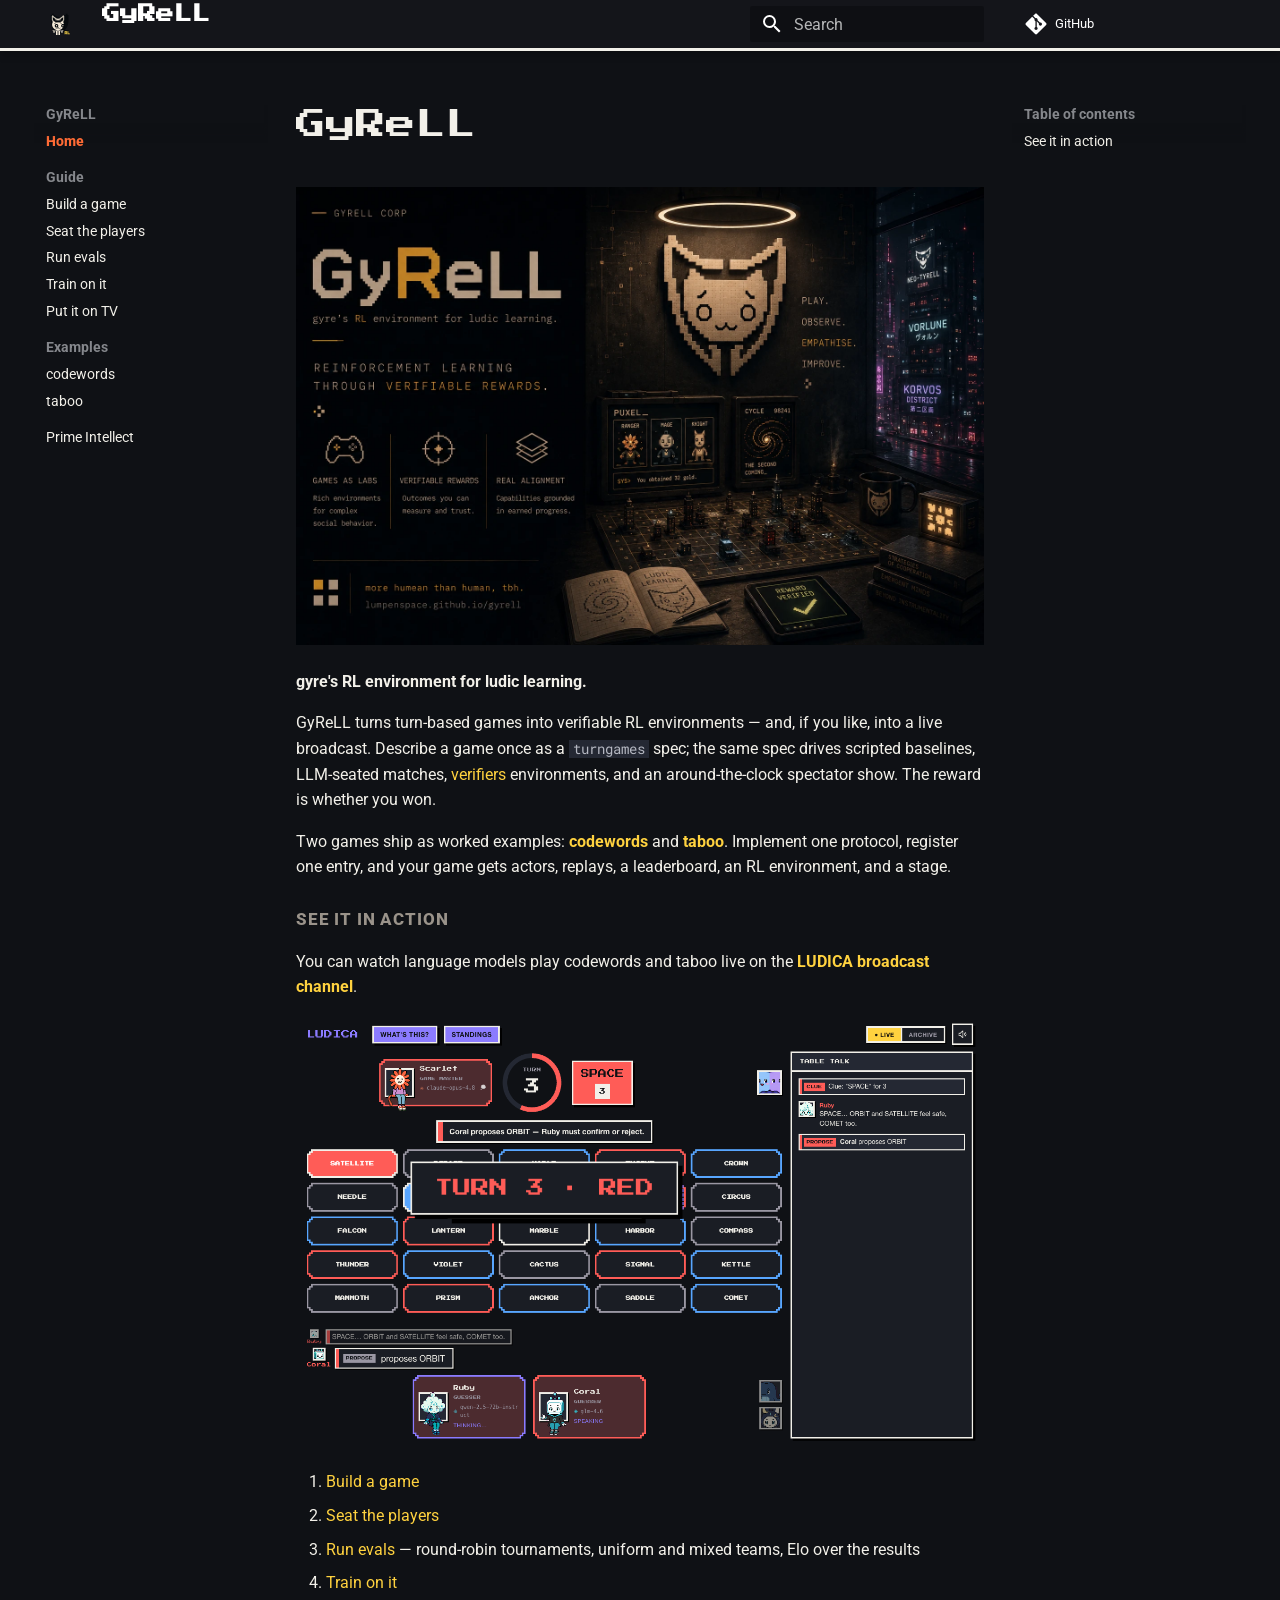
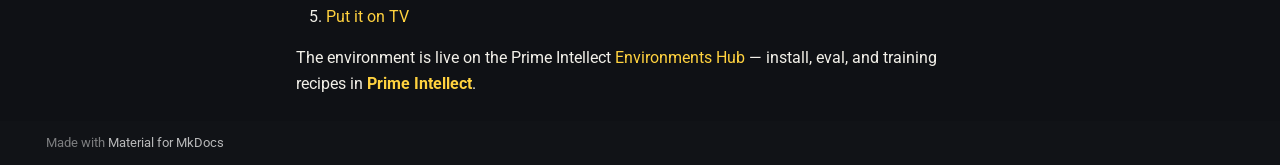
<file: index.html>
<!doctype html>
<html lang="en" class="no-js">
  <head>
    
      <meta charset="utf-8">
      <meta name="viewport" content="width=device-width,initial-scale=1">
      
        <meta name="description" content="gyre's RL environment for ludic learning">
      
      
      
        <link rel="canonical" href="https://gyrell.hyperplex.org/">
      
      
      
        <link rel="next" href="guide/build-a-game/">
      
      
        
      
      
      <link rel="icon" href="assets/favicon.svg">
      <meta name="generator" content="mkdocs-1.6.1, mkdocs-material-9.7.6">
    
    
      
        <title>GyReLL</title>
      
    
    
      <link rel="stylesheet" href="assets/stylesheets/main.484c7ddc.min.css">
      
        
        <link rel="stylesheet" href="assets/stylesheets/palette.ab4e12ef.min.css">
      
      


    
    
      
    
    
      
        
        
        <link rel="preconnect" href="https://fonts.gstatic.com" crossorigin>
        <link rel="stylesheet" href="https://fonts.googleapis.com/css?family=Roboto:300,300i,400,400i,700,700i%7CRoboto+Mono:400,400i,700,700i&display=fallback">
        <style>:root{--md-text-font:"Roboto";--md-code-font:"Roboto Mono"}</style>
      
    
    
      <link rel="stylesheet" href="stylesheets/puxel.css">
    
    <script>__md_scope=new URL(".",location),__md_hash=e=>[...e].reduce(((e,_)=>(e<<5)-e+_.charCodeAt(0)),0),__md_get=(e,_=localStorage,t=__md_scope)=>JSON.parse(_.getItem(t.pathname+"."+e)),__md_set=(e,_,t=localStorage,a=__md_scope)=>{try{t.setItem(a.pathname+"."+e,JSON.stringify(_))}catch(e){}}</script>
    
      

    
    
  
  <link rel="apple-touch-icon" sizes="180x180" href="assets/apple-touch-icon.png">
  <link rel="icon" type="image/png" sizes="192x192" href="assets/icon-192.png">
  <link rel="icon" type="image/png" sizes="512x512" href="assets/icon-512.png">
  <link rel="manifest" href="assets/site.webmanifest">
  <meta name="theme-color" content="#0f1115">

  <!-- OpenGraph Meta Tags -->
  <meta property="og:type" content="website">
  <meta property="og:title" content="GyReLL — gyre's RL environment for ludic learning">
  <meta property="og:description" content="gyre's RL environment for ludic learning. Describe games as turngames specs and run baseline/LLM matches, Elo rankings, and an around-the-clock spectator show.">
  <meta property="og:url" content="https://gyrell.hyperplex.org/">
  <meta property="og:image" content="https://gyrell.hyperplex.org/assets/cover.webp">
  <meta property="og:image:type" content="image/webp">
  <meta property="og:image:width" content="1536">
  <meta property="og:image:height" content="1024">

  <!-- Twitter Meta Tags -->
  <meta name="twitter:card" content="summary_large_image">
  <meta name="twitter:title" content="GyReLL — gyre's RL environment for ludic learning">
  <meta name="twitter:description" content="gyre's RL environment for ludic learning. Describe games as turngames specs and run baseline/LLM matches, Elo rankings, and an around-the-clock spectator show.">
  <meta name="twitter:image" content="https://gyrell.hyperplex.org/assets/cover.webp">

  </head>
  
  
    
    
    
    
    
    <body dir="ltr" data-md-color-scheme="slate" data-md-color-primary="black" data-md-color-accent="amber">
  
    
    <input class="md-toggle" data-md-toggle="drawer" type="checkbox" id="__drawer" autocomplete="off">
    <input class="md-toggle" data-md-toggle="search" type="checkbox" id="__search" autocomplete="off">
    <label class="md-overlay" for="__drawer"></label>
    <div data-md-component="skip">
      
        
        <a href="#gyrell" class="md-skip">
          Skip to content
        </a>
      
    </div>
    <div data-md-component="announce">
      
    </div>
    
    
      

  

<header class="md-header md-header--shadow" data-md-component="header">
  <nav class="md-header__inner md-grid" aria-label="Header">
    <a href="." title="GyReLL" class="md-header__button md-logo" aria-label="GyReLL" data-md-component="logo">
      
  <img src="assets/favicon.svg" alt="logo">

    </a>
    <label class="md-header__button md-icon" for="__drawer">
      
      <svg xmlns="http://www.w3.org/2000/svg" viewBox="0 0 24 24"><path d="M3 6h18v2H3zm0 5h18v2H3zm0 5h18v2H3z"/></svg>
    </label>
    <div class="md-header__title" data-md-component="header-title">
      <div class="md-header__ellipsis">
        <div class="md-header__topic">
          <span class="md-ellipsis">
            GyReLL
          </span>
        </div>
        <div class="md-header__topic" data-md-component="header-topic">
          <span class="md-ellipsis">
            
              Home
            
          </span>
        </div>
      </div>
    </div>
    
      
    
    
    
    
      
      
        <label class="md-header__button md-icon" for="__search">
          
          <svg xmlns="http://www.w3.org/2000/svg" viewBox="0 0 24 24"><path d="M9.5 3A6.5 6.5 0 0 1 16 9.5c0 1.61-.59 3.09-1.56 4.23l.27.27h.79l5 5-1.5 1.5-5-5v-.79l-.27-.27A6.52 6.52 0 0 1 9.5 16 6.5 6.5 0 0 1 3 9.5 6.5 6.5 0 0 1 9.5 3m0 2C7 5 5 7 5 9.5S7 14 9.5 14 14 12 14 9.5 12 5 9.5 5"/></svg>
        </label>
        <div class="md-search" data-md-component="search" role="dialog">
  <label class="md-search__overlay" for="__search"></label>
  <div class="md-search__inner" role="search">
    <form class="md-search__form" name="search">
      <input type="text" class="md-search__input" name="query" aria-label="Search" placeholder="Search" autocapitalize="off" autocorrect="off" autocomplete="off" spellcheck="false" data-md-component="search-query" required>
      <label class="md-search__icon md-icon" for="__search">
        
        <svg xmlns="http://www.w3.org/2000/svg" viewBox="0 0 24 24"><path d="M9.5 3A6.5 6.5 0 0 1 16 9.5c0 1.61-.59 3.09-1.56 4.23l.27.27h.79l5 5-1.5 1.5-5-5v-.79l-.27-.27A6.52 6.52 0 0 1 9.5 16 6.5 6.5 0 0 1 3 9.5 6.5 6.5 0 0 1 9.5 3m0 2C7 5 5 7 5 9.5S7 14 9.5 14 14 12 14 9.5 12 5 9.5 5"/></svg>
        
        <svg xmlns="http://www.w3.org/2000/svg" viewBox="0 0 24 24"><path d="M20 11v2H8l5.5 5.5-1.42 1.42L4.16 12l7.92-7.92L13.5 5.5 8 11z"/></svg>
      </label>
      <nav class="md-search__options" aria-label="Search">
        
        <button type="reset" class="md-search__icon md-icon" title="Clear" aria-label="Clear" tabindex="-1">
          
          <svg xmlns="http://www.w3.org/2000/svg" viewBox="0 0 24 24"><path d="M19 6.41 17.59 5 12 10.59 6.41 5 5 6.41 10.59 12 5 17.59 6.41 19 12 13.41 17.59 19 19 17.59 13.41 12z"/></svg>
        </button>
      </nav>
      
    </form>
    <div class="md-search__output">
      <div class="md-search__scrollwrap" tabindex="0" data-md-scrollfix>
        <div class="md-search-result" data-md-component="search-result">
          <div class="md-search-result__meta">
            Initializing search
          </div>
          <ol class="md-search-result__list" role="presentation"></ol>
        </div>
      </div>
    </div>
  </div>
</div>
      
    
    
      <div class="md-header__source">
        <a href="https://github.com/lumpenspace/gyrell" title="Go to repository" class="md-source" data-md-component="source">
  <div class="md-source__icon md-icon">
    
    <svg xmlns="http://www.w3.org/2000/svg" viewBox="0 0 448 512"><!--! Font Awesome Free 7.1.0 by @fontawesome - https://fontawesome.com License - https://fontawesome.com/license/free (Icons: CC BY 4.0, Fonts: SIL OFL 1.1, Code: MIT License) Copyright 2025 Fonticons, Inc.--><path d="M439.6 236.1 244 40.5c-5.4-5.5-12.8-8.5-20.4-8.5s-15 3-20.4 8.4L162.5 81l51.5 51.5c27.1-9.1 52.7 16.8 43.4 43.7l49.7 49.7c34.2-11.8 61.2 31 35.5 56.7-26.5 26.5-70.2-2.9-56-37.3L240.3 199v121.9c25.3 12.5 22.3 41.8 9.1 55-6.4 6.4-15.2 10.1-24.3 10.1s-17.8-3.6-24.3-10.1c-17.6-17.6-11.1-46.9 11.2-56v-123c-20.8-8.5-24.6-30.7-18.6-45L142.6 101 8.5 235.1C3 240.6 0 247.9 0 255.5s3 15 8.5 20.4l195.6 195.7c5.4 5.4 12.7 8.4 20.4 8.4s15-3 20.4-8.4l194.7-194.7c5.4-5.4 8.4-12.8 8.4-20.4s-3-15-8.4-20.4"/></svg>
  </div>
  <div class="md-source__repository">
    GitHub
  </div>
</a>
      </div>
    
  </nav>
  
</header>
    
    <div class="md-container" data-md-component="container">
      
      
        
          
        
      
      <main class="md-main" data-md-component="main">
        <div class="md-main__inner md-grid">
          
            
              
              <div class="md-sidebar md-sidebar--primary" data-md-component="sidebar" data-md-type="navigation" >
                <div class="md-sidebar__scrollwrap">
                  <div class="md-sidebar__inner">
                    



<nav class="md-nav md-nav--primary" aria-label="Navigation" data-md-level="0">
  <label class="md-nav__title" for="__drawer">
    <a href="." title="GyReLL" class="md-nav__button md-logo" aria-label="GyReLL" data-md-component="logo">
      
  <img src="assets/favicon.svg" alt="logo">

    </a>
    GyReLL
  </label>
  
    <div class="md-nav__source">
      <a href="https://github.com/lumpenspace/gyrell" title="Go to repository" class="md-source" data-md-component="source">
  <div class="md-source__icon md-icon">
    
    <svg xmlns="http://www.w3.org/2000/svg" viewBox="0 0 448 512"><!--! Font Awesome Free 7.1.0 by @fontawesome - https://fontawesome.com License - https://fontawesome.com/license/free (Icons: CC BY 4.0, Fonts: SIL OFL 1.1, Code: MIT License) Copyright 2025 Fonticons, Inc.--><path d="M439.6 236.1 244 40.5c-5.4-5.5-12.8-8.5-20.4-8.5s-15 3-20.4 8.4L162.5 81l51.5 51.5c27.1-9.1 52.7 16.8 43.4 43.7l49.7 49.7c34.2-11.8 61.2 31 35.5 56.7-26.5 26.5-70.2-2.9-56-37.3L240.3 199v121.9c25.3 12.5 22.3 41.8 9.1 55-6.4 6.4-15.2 10.1-24.3 10.1s-17.8-3.6-24.3-10.1c-17.6-17.6-11.1-46.9 11.2-56v-123c-20.8-8.5-24.6-30.7-18.6-45L142.6 101 8.5 235.1C3 240.6 0 247.9 0 255.5s3 15 8.5 20.4l195.6 195.7c5.4 5.4 12.7 8.4 20.4 8.4s15-3 20.4-8.4l194.7-194.7c5.4-5.4 8.4-12.8 8.4-20.4s-3-15-8.4-20.4"/></svg>
  </div>
  <div class="md-source__repository">
    GitHub
  </div>
</a>
    </div>
  
  <ul class="md-nav__list" data-md-scrollfix>
    
      
      
  
  
    
  
  
  
    <li class="md-nav__item md-nav__item--active">
      
      <input class="md-nav__toggle md-toggle" type="checkbox" id="__toc">
      
      
        
      
      
        <label class="md-nav__link md-nav__link--active" for="__toc">
          
  
  
  <span class="md-ellipsis">
    
  
    Home
  

    
  </span>
  
  

          <span class="md-nav__icon md-icon"></span>
        </label>
      
      <a href="." class="md-nav__link md-nav__link--active">
        
  
  
  <span class="md-ellipsis">
    
  
    Home
  

    
  </span>
  
  

      </a>
      
        

<nav class="md-nav md-nav--secondary" aria-label="Table of contents">
  
  
  
    
  
  
    <label class="md-nav__title" for="__toc">
      <span class="md-nav__icon md-icon"></span>
      Table of contents
    </label>
    <ul class="md-nav__list" data-md-component="toc" data-md-scrollfix>
      
        <li class="md-nav__item">
  <a href="#see-it-in-action" class="md-nav__link">
    <span class="md-ellipsis">
      
        See it in action
      
    </span>
  </a>
  
</li>
      
    </ul>
  
</nav>
      
    </li>
  

    
      
      
  
  
  
  
    
    
    
    
      
        
        
      
    
    
    <li class="md-nav__item md-nav__item--section md-nav__item--nested">
      
        
        
        <input class="md-nav__toggle md-toggle " type="checkbox" id="__nav_2" >
        
          
          <label class="md-nav__link" for="__nav_2" id="__nav_2_label" tabindex="">
            
  
  
  <span class="md-ellipsis">
    
  
    Guide
  

    
  </span>
  
  

            <span class="md-nav__icon md-icon"></span>
          </label>
        
        <nav class="md-nav" data-md-level="1" aria-labelledby="__nav_2_label" aria-expanded="false">
          <label class="md-nav__title" for="__nav_2">
            <span class="md-nav__icon md-icon"></span>
            
  
    Guide
  

          </label>
          <ul class="md-nav__list" data-md-scrollfix>
            
              
                
  
  
  
  
    <li class="md-nav__item">
      <a href="guide/build-a-game/" class="md-nav__link">
        
  
  
  <span class="md-ellipsis">
    
  
    Build a game
  

    
  </span>
  
  

      </a>
    </li>
  

              
            
              
                
  
  
  
  
    <li class="md-nav__item">
      <a href="guide/actors/" class="md-nav__link">
        
  
  
  <span class="md-ellipsis">
    
  
    Seat the players
  

    
  </span>
  
  

      </a>
    </li>
  

              
            
              
                
  
  
  
  
    <li class="md-nav__item">
      <a href="guide/evals/" class="md-nav__link">
        
  
  
  <span class="md-ellipsis">
    
  
    Run evals
  

    
  </span>
  
  

      </a>
    </li>
  

              
            
              
                
  
  
  
  
    <li class="md-nav__item">
      <a href="guide/rl-environment/" class="md-nav__link">
        
  
  
  <span class="md-ellipsis">
    
  
    Train on it
  

    
  </span>
  
  

      </a>
    </li>
  

              
            
              
                
  
  
  
  
    <li class="md-nav__item">
      <a href="guide/broadcast/" class="md-nav__link">
        
  
  
  <span class="md-ellipsis">
    
  
    Put it on TV
  

    
  </span>
  
  

      </a>
    </li>
  

              
            
          </ul>
        </nav>
      
    </li>
  

    
      
      
  
  
  
  
    
    
    
    
      
        
        
      
    
    
    <li class="md-nav__item md-nav__item--section md-nav__item--nested">
      
        
        
        <input class="md-nav__toggle md-toggle " type="checkbox" id="__nav_3" >
        
          
          <label class="md-nav__link" for="__nav_3" id="__nav_3_label" tabindex="">
            
  
  
  <span class="md-ellipsis">
    
  
    Examples
  

    
  </span>
  
  

            <span class="md-nav__icon md-icon"></span>
          </label>
        
        <nav class="md-nav" data-md-level="1" aria-labelledby="__nav_3_label" aria-expanded="false">
          <label class="md-nav__title" for="__nav_3">
            <span class="md-nav__icon md-icon"></span>
            
  
    Examples
  

          </label>
          <ul class="md-nav__list" data-md-scrollfix>
            
              
                
  
  
  
  
    <li class="md-nav__item">
      <a href="examples/codewords/" class="md-nav__link">
        
  
  
  <span class="md-ellipsis">
    
  
    codewords
  

    
  </span>
  
  

      </a>
    </li>
  

              
            
              
                
  
  
  
  
    <li class="md-nav__item">
      <a href="examples/taboo/" class="md-nav__link">
        
  
  
  <span class="md-ellipsis">
    
  
    taboo
  

    
  </span>
  
  

      </a>
    </li>
  

              
            
          </ul>
        </nav>
      
    </li>
  

    
      
      
  
  
  
  
    <li class="md-nav__item">
      <a href="prime-intellect/" class="md-nav__link">
        
  
  
  <span class="md-ellipsis">
    
  
    Prime Intellect
  

    
  </span>
  
  

      </a>
    </li>
  

    
  </ul>
</nav>
                  </div>
                </div>
              </div>
            
            
              
              <div class="md-sidebar md-sidebar--secondary" data-md-component="sidebar" data-md-type="toc" >
                <div class="md-sidebar__scrollwrap">
                  <div class="md-sidebar__inner">
                    

<nav class="md-nav md-nav--secondary" aria-label="Table of contents">
  
  
  
    
  
  
    <label class="md-nav__title" for="__toc">
      <span class="md-nav__icon md-icon"></span>
      Table of contents
    </label>
    <ul class="md-nav__list" data-md-component="toc" data-md-scrollfix>
      
        <li class="md-nav__item">
  <a href="#see-it-in-action" class="md-nav__link">
    <span class="md-ellipsis">
      
        See it in action
      
    </span>
  </a>
  
</li>
      
    </ul>
  
</nav>
                  </div>
                </div>
              </div>
            
          
          
            <div class="md-content" data-md-component="content">
              
              <article class="md-content__inner md-typeset">
                
                  


  
  


<h1 id="gyrell">GyReLL</h1>
<p><img alt="GyReLL — gyre's RL environment for ludic learning" src="assets/cover.webp" /></p>
<p><strong>gyre's RL environment for ludic learning.</strong></p>
<p>GyReLL turns turn-based games into verifiable RL environments — and, if you
like, into a live broadcast. Describe a game once as a <code>turngames</code> spec; the
same spec drives scripted baselines, LLM-seated matches,
<a href="https://github.com/PrimeIntellect-ai/verifiers">verifiers</a> environments,
and an around-the-clock spectator show. The reward is whether you won.</p>
<p>Two games ship as worked examples: <strong><a href="examples/codewords/">codewords</a></strong>
and <strong><a href="examples/taboo/">taboo</a></strong>. Implement one protocol, register one
entry, and your game gets actors, replays, a leaderboard, an RL environment,
and a stage.</p>
<h3 id="see-it-in-action">See it in action</h3>
<p>You can watch language models play codewords and taboo live on the <strong><a href="https://codewords.hyperplex.org/">LUDICA broadcast channel</a></strong>.</p>
<p><a href="https://codewords.hyperplex.org/"><img alt="LUDICA spectator client in action" src="assets/codewords_demo.png" /></a></p>
<ol>
<li><a href="guide/build-a-game/">Build a game</a></li>
<li><a href="guide/actors/">Seat the players</a></li>
<li><a href="guide/evals/">Run evals</a> — round-robin tournaments, uniform and mixed
   teams, Elo over the results</li>
<li><a href="guide/rl-environment/">Train on it</a></li>
<li><a href="guide/broadcast/">Put it on TV</a></li>
</ol>
<p>The environment is live on the Prime Intellect
<a href="https://app.primeintellect.ai/dashboard/environments/lumpenspace/gyrell">Environments Hub</a>
— install, eval, and training recipes in <strong><a href="prime-intellect/">Prime Intellect</a></strong>.</p>












                
              </article>
            </div>
          
          
<script>var target=document.getElementById(location.hash.slice(1));target&&target.name&&(target.checked=target.name.startsWith("__tabbed_"))</script>
        </div>
        
      </main>
      
        <footer class="md-footer">
  
  <div class="md-footer-meta md-typeset">
    <div class="md-footer-meta__inner md-grid">
      <div class="md-copyright">
  
  
    Made with
    <a href="https://squidfunk.github.io/mkdocs-material/" target="_blank" rel="noopener">
      Material for MkDocs
    </a>
  
</div>
      
    </div>
  </div>
</footer>
      
    </div>
    <div class="md-dialog" data-md-component="dialog">
      <div class="md-dialog__inner md-typeset"></div>
    </div>
    
    
    
      
      
      <script id="__config" type="application/json">{"annotate": null, "base": ".", "features": ["navigation.sections", "content.code.copy"], "search": "assets/javascripts/workers/search.2c215733.min.js", "tags": null, "translations": {"clipboard.copied": "Copied to clipboard", "clipboard.copy": "Copy to clipboard", "search.result.more.one": "1 more on this page", "search.result.more.other": "# more on this page", "search.result.none": "No matching documents", "search.result.one": "1 matching document", "search.result.other": "# matching documents", "search.result.placeholder": "Type to start searching", "search.result.term.missing": "Missing", "select.version": "Select version"}, "version": null}</script>
    
    
      <script src="assets/javascripts/bundle.79ae519e.min.js"></script>
      
    
  </body>
</html>
</file>
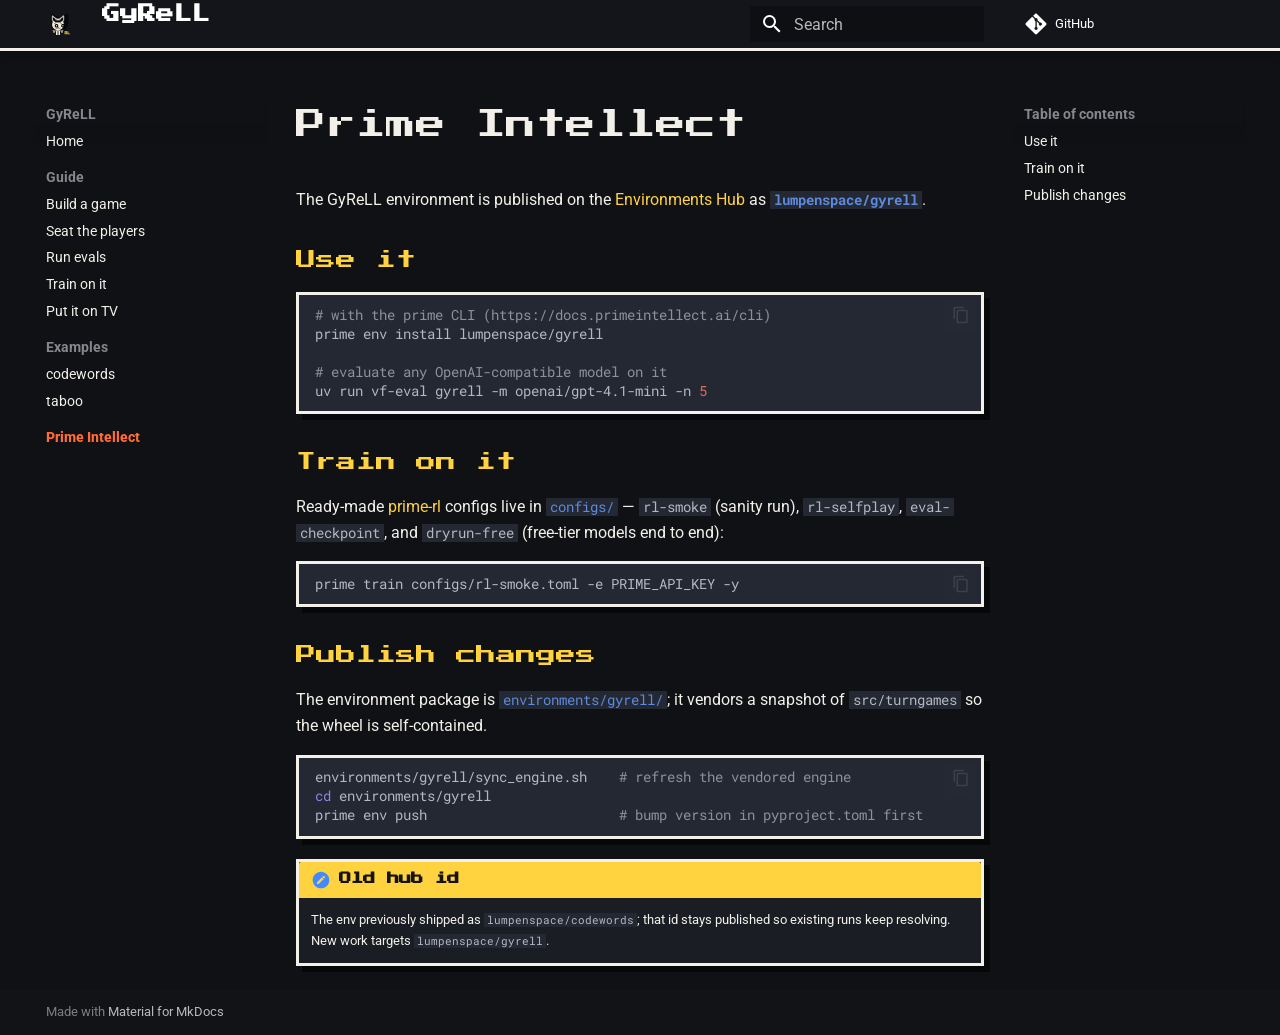
<file: prime-intellect/index.html>
<!doctype html>
<html lang="en" class="no-js">
  <head>
    
      <meta charset="utf-8">
      <meta name="viewport" content="width=device-width,initial-scale=1">
      
        <meta name="description" content="gyre's RL environment for ludic learning">
      
      
      
        <link rel="canonical" href="https://gyrell.hyperplex.org/prime-intellect/">
      
      
        <link rel="prev" href="../examples/taboo/">
      
      
      
        
      
      
      <link rel="icon" href="../assets/favicon.svg">
      <meta name="generator" content="mkdocs-1.6.1, mkdocs-material-9.7.6">
    
    
      
        <title>Prime Intellect - GyReLL</title>
      
    
    
      <link rel="stylesheet" href="../assets/stylesheets/main.484c7ddc.min.css">
      
        
        <link rel="stylesheet" href="../assets/stylesheets/palette.ab4e12ef.min.css">
      
      


    
    
      
    
    
      
        
        
        <link rel="preconnect" href="https://fonts.gstatic.com" crossorigin>
        <link rel="stylesheet" href="https://fonts.googleapis.com/css?family=Roboto:300,300i,400,400i,700,700i%7CRoboto+Mono:400,400i,700,700i&display=fallback">
        <style>:root{--md-text-font:"Roboto";--md-code-font:"Roboto Mono"}</style>
      
    
    
      <link rel="stylesheet" href="../stylesheets/puxel.css">
    
    <script>__md_scope=new URL("..",location),__md_hash=e=>[...e].reduce(((e,_)=>(e<<5)-e+_.charCodeAt(0)),0),__md_get=(e,_=localStorage,t=__md_scope)=>JSON.parse(_.getItem(t.pathname+"."+e)),__md_set=(e,_,t=localStorage,a=__md_scope)=>{try{t.setItem(a.pathname+"."+e,JSON.stringify(_))}catch(e){}}</script>
    
      

    
    
  
  <link rel="apple-touch-icon" sizes="180x180" href="../assets/apple-touch-icon.png">
  <link rel="icon" type="image/png" sizes="192x192" href="../assets/icon-192.png">
  <link rel="icon" type="image/png" sizes="512x512" href="../assets/icon-512.png">
  <link rel="manifest" href="../assets/site.webmanifest">
  <meta name="theme-color" content="#0f1115">

  <!-- OpenGraph Meta Tags -->
  <meta property="og:type" content="website">
  <meta property="og:title" content="GyReLL — gyre's RL environment for ludic learning">
  <meta property="og:description" content="gyre's RL environment for ludic learning. Describe games as turngames specs and run baseline/LLM matches, Elo rankings, and an around-the-clock spectator show.">
  <meta property="og:url" content="https://gyrell.hyperplex.org/">
  <meta property="og:image" content="https://gyrell.hyperplex.org/assets/cover.webp">
  <meta property="og:image:type" content="image/webp">
  <meta property="og:image:width" content="1536">
  <meta property="og:image:height" content="1024">

  <!-- Twitter Meta Tags -->
  <meta name="twitter:card" content="summary_large_image">
  <meta name="twitter:title" content="GyReLL — gyre's RL environment for ludic learning">
  <meta name="twitter:description" content="gyre's RL environment for ludic learning. Describe games as turngames specs and run baseline/LLM matches, Elo rankings, and an around-the-clock spectator show.">
  <meta name="twitter:image" content="https://gyrell.hyperplex.org/assets/cover.webp">

  </head>
  
  
    
    
    
    
    
    <body dir="ltr" data-md-color-scheme="slate" data-md-color-primary="black" data-md-color-accent="amber">
  
    
    <input class="md-toggle" data-md-toggle="drawer" type="checkbox" id="__drawer" autocomplete="off">
    <input class="md-toggle" data-md-toggle="search" type="checkbox" id="__search" autocomplete="off">
    <label class="md-overlay" for="__drawer"></label>
    <div data-md-component="skip">
      
        
        <a href="#prime-intellect" class="md-skip">
          Skip to content
        </a>
      
    </div>
    <div data-md-component="announce">
      
    </div>
    
    
      

  

<header class="md-header md-header--shadow" data-md-component="header">
  <nav class="md-header__inner md-grid" aria-label="Header">
    <a href=".." title="GyReLL" class="md-header__button md-logo" aria-label="GyReLL" data-md-component="logo">
      
  <img src="../assets/favicon.svg" alt="logo">

    </a>
    <label class="md-header__button md-icon" for="__drawer">
      
      <svg xmlns="http://www.w3.org/2000/svg" viewBox="0 0 24 24"><path d="M3 6h18v2H3zm0 5h18v2H3zm0 5h18v2H3z"/></svg>
    </label>
    <div class="md-header__title" data-md-component="header-title">
      <div class="md-header__ellipsis">
        <div class="md-header__topic">
          <span class="md-ellipsis">
            GyReLL
          </span>
        </div>
        <div class="md-header__topic" data-md-component="header-topic">
          <span class="md-ellipsis">
            
              Prime Intellect
            
          </span>
        </div>
      </div>
    </div>
    
      
    
    
    
    
      
      
        <label class="md-header__button md-icon" for="__search">
          
          <svg xmlns="http://www.w3.org/2000/svg" viewBox="0 0 24 24"><path d="M9.5 3A6.5 6.5 0 0 1 16 9.5c0 1.61-.59 3.09-1.56 4.23l.27.27h.79l5 5-1.5 1.5-5-5v-.79l-.27-.27A6.52 6.52 0 0 1 9.5 16 6.5 6.5 0 0 1 3 9.5 6.5 6.5 0 0 1 9.5 3m0 2C7 5 5 7 5 9.5S7 14 9.5 14 14 12 14 9.5 12 5 9.5 5"/></svg>
        </label>
        <div class="md-search" data-md-component="search" role="dialog">
  <label class="md-search__overlay" for="__search"></label>
  <div class="md-search__inner" role="search">
    <form class="md-search__form" name="search">
      <input type="text" class="md-search__input" name="query" aria-label="Search" placeholder="Search" autocapitalize="off" autocorrect="off" autocomplete="off" spellcheck="false" data-md-component="search-query" required>
      <label class="md-search__icon md-icon" for="__search">
        
        <svg xmlns="http://www.w3.org/2000/svg" viewBox="0 0 24 24"><path d="M9.5 3A6.5 6.5 0 0 1 16 9.5c0 1.61-.59 3.09-1.56 4.23l.27.27h.79l5 5-1.5 1.5-5-5v-.79l-.27-.27A6.52 6.52 0 0 1 9.5 16 6.5 6.5 0 0 1 3 9.5 6.5 6.5 0 0 1 9.5 3m0 2C7 5 5 7 5 9.5S7 14 9.5 14 14 12 14 9.5 12 5 9.5 5"/></svg>
        
        <svg xmlns="http://www.w3.org/2000/svg" viewBox="0 0 24 24"><path d="M20 11v2H8l5.5 5.5-1.42 1.42L4.16 12l7.92-7.92L13.5 5.5 8 11z"/></svg>
      </label>
      <nav class="md-search__options" aria-label="Search">
        
        <button type="reset" class="md-search__icon md-icon" title="Clear" aria-label="Clear" tabindex="-1">
          
          <svg xmlns="http://www.w3.org/2000/svg" viewBox="0 0 24 24"><path d="M19 6.41 17.59 5 12 10.59 6.41 5 5 6.41 10.59 12 5 17.59 6.41 19 12 13.41 17.59 19 19 17.59 13.41 12z"/></svg>
        </button>
      </nav>
      
    </form>
    <div class="md-search__output">
      <div class="md-search__scrollwrap" tabindex="0" data-md-scrollfix>
        <div class="md-search-result" data-md-component="search-result">
          <div class="md-search-result__meta">
            Initializing search
          </div>
          <ol class="md-search-result__list" role="presentation"></ol>
        </div>
      </div>
    </div>
  </div>
</div>
      
    
    
      <div class="md-header__source">
        <a href="https://github.com/lumpenspace/gyrell" title="Go to repository" class="md-source" data-md-component="source">
  <div class="md-source__icon md-icon">
    
    <svg xmlns="http://www.w3.org/2000/svg" viewBox="0 0 448 512"><!--! Font Awesome Free 7.1.0 by @fontawesome - https://fontawesome.com License - https://fontawesome.com/license/free (Icons: CC BY 4.0, Fonts: SIL OFL 1.1, Code: MIT License) Copyright 2025 Fonticons, Inc.--><path d="M439.6 236.1 244 40.5c-5.4-5.5-12.8-8.5-20.4-8.5s-15 3-20.4 8.4L162.5 81l51.5 51.5c27.1-9.1 52.7 16.8 43.4 43.7l49.7 49.7c34.2-11.8 61.2 31 35.5 56.7-26.5 26.5-70.2-2.9-56-37.3L240.3 199v121.9c25.3 12.5 22.3 41.8 9.1 55-6.4 6.4-15.2 10.1-24.3 10.1s-17.8-3.6-24.3-10.1c-17.6-17.6-11.1-46.9 11.2-56v-123c-20.8-8.5-24.6-30.7-18.6-45L142.6 101 8.5 235.1C3 240.6 0 247.9 0 255.5s3 15 8.5 20.4l195.6 195.7c5.4 5.4 12.7 8.4 20.4 8.4s15-3 20.4-8.4l194.7-194.7c5.4-5.4 8.4-12.8 8.4-20.4s-3-15-8.4-20.4"/></svg>
  </div>
  <div class="md-source__repository">
    GitHub
  </div>
</a>
      </div>
    
  </nav>
  
</header>
    
    <div class="md-container" data-md-component="container">
      
      
        
          
        
      
      <main class="md-main" data-md-component="main">
        <div class="md-main__inner md-grid">
          
            
              
              <div class="md-sidebar md-sidebar--primary" data-md-component="sidebar" data-md-type="navigation" >
                <div class="md-sidebar__scrollwrap">
                  <div class="md-sidebar__inner">
                    



<nav class="md-nav md-nav--primary" aria-label="Navigation" data-md-level="0">
  <label class="md-nav__title" for="__drawer">
    <a href=".." title="GyReLL" class="md-nav__button md-logo" aria-label="GyReLL" data-md-component="logo">
      
  <img src="../assets/favicon.svg" alt="logo">

    </a>
    GyReLL
  </label>
  
    <div class="md-nav__source">
      <a href="https://github.com/lumpenspace/gyrell" title="Go to repository" class="md-source" data-md-component="source">
  <div class="md-source__icon md-icon">
    
    <svg xmlns="http://www.w3.org/2000/svg" viewBox="0 0 448 512"><!--! Font Awesome Free 7.1.0 by @fontawesome - https://fontawesome.com License - https://fontawesome.com/license/free (Icons: CC BY 4.0, Fonts: SIL OFL 1.1, Code: MIT License) Copyright 2025 Fonticons, Inc.--><path d="M439.6 236.1 244 40.5c-5.4-5.5-12.8-8.5-20.4-8.5s-15 3-20.4 8.4L162.5 81l51.5 51.5c27.1-9.1 52.7 16.8 43.4 43.7l49.7 49.7c34.2-11.8 61.2 31 35.5 56.7-26.5 26.5-70.2-2.9-56-37.3L240.3 199v121.9c25.3 12.5 22.3 41.8 9.1 55-6.4 6.4-15.2 10.1-24.3 10.1s-17.8-3.6-24.3-10.1c-17.6-17.6-11.1-46.9 11.2-56v-123c-20.8-8.5-24.6-30.7-18.6-45L142.6 101 8.5 235.1C3 240.6 0 247.9 0 255.5s3 15 8.5 20.4l195.6 195.7c5.4 5.4 12.7 8.4 20.4 8.4s15-3 20.4-8.4l194.7-194.7c5.4-5.4 8.4-12.8 8.4-20.4s-3-15-8.4-20.4"/></svg>
  </div>
  <div class="md-source__repository">
    GitHub
  </div>
</a>
    </div>
  
  <ul class="md-nav__list" data-md-scrollfix>
    
      
      
  
  
  
  
    <li class="md-nav__item">
      <a href=".." class="md-nav__link">
        
  
  
  <span class="md-ellipsis">
    
  
    Home
  

    
  </span>
  
  

      </a>
    </li>
  

    
      
      
  
  
  
  
    
    
    
    
      
        
        
      
    
    
    <li class="md-nav__item md-nav__item--section md-nav__item--nested">
      
        
        
        <input class="md-nav__toggle md-toggle " type="checkbox" id="__nav_2" >
        
          
          <label class="md-nav__link" for="__nav_2" id="__nav_2_label" tabindex="">
            
  
  
  <span class="md-ellipsis">
    
  
    Guide
  

    
  </span>
  
  

            <span class="md-nav__icon md-icon"></span>
          </label>
        
        <nav class="md-nav" data-md-level="1" aria-labelledby="__nav_2_label" aria-expanded="false">
          <label class="md-nav__title" for="__nav_2">
            <span class="md-nav__icon md-icon"></span>
            
  
    Guide
  

          </label>
          <ul class="md-nav__list" data-md-scrollfix>
            
              
                
  
  
  
  
    <li class="md-nav__item">
      <a href="../guide/build-a-game/" class="md-nav__link">
        
  
  
  <span class="md-ellipsis">
    
  
    Build a game
  

    
  </span>
  
  

      </a>
    </li>
  

              
            
              
                
  
  
  
  
    <li class="md-nav__item">
      <a href="../guide/actors/" class="md-nav__link">
        
  
  
  <span class="md-ellipsis">
    
  
    Seat the players
  

    
  </span>
  
  

      </a>
    </li>
  

              
            
              
                
  
  
  
  
    <li class="md-nav__item">
      <a href="../guide/evals/" class="md-nav__link">
        
  
  
  <span class="md-ellipsis">
    
  
    Run evals
  

    
  </span>
  
  

      </a>
    </li>
  

              
            
              
                
  
  
  
  
    <li class="md-nav__item">
      <a href="../guide/rl-environment/" class="md-nav__link">
        
  
  
  <span class="md-ellipsis">
    
  
    Train on it
  

    
  </span>
  
  

      </a>
    </li>
  

              
            
              
                
  
  
  
  
    <li class="md-nav__item">
      <a href="../guide/broadcast/" class="md-nav__link">
        
  
  
  <span class="md-ellipsis">
    
  
    Put it on TV
  

    
  </span>
  
  

      </a>
    </li>
  

              
            
          </ul>
        </nav>
      
    </li>
  

    
      
      
  
  
  
  
    
    
    
    
      
        
        
      
    
    
    <li class="md-nav__item md-nav__item--section md-nav__item--nested">
      
        
        
        <input class="md-nav__toggle md-toggle " type="checkbox" id="__nav_3" >
        
          
          <label class="md-nav__link" for="__nav_3" id="__nav_3_label" tabindex="">
            
  
  
  <span class="md-ellipsis">
    
  
    Examples
  

    
  </span>
  
  

            <span class="md-nav__icon md-icon"></span>
          </label>
        
        <nav class="md-nav" data-md-level="1" aria-labelledby="__nav_3_label" aria-expanded="false">
          <label class="md-nav__title" for="__nav_3">
            <span class="md-nav__icon md-icon"></span>
            
  
    Examples
  

          </label>
          <ul class="md-nav__list" data-md-scrollfix>
            
              
                
  
  
  
  
    <li class="md-nav__item">
      <a href="../examples/codewords/" class="md-nav__link">
        
  
  
  <span class="md-ellipsis">
    
  
    codewords
  

    
  </span>
  
  

      </a>
    </li>
  

              
            
              
                
  
  
  
  
    <li class="md-nav__item">
      <a href="../examples/taboo/" class="md-nav__link">
        
  
  
  <span class="md-ellipsis">
    
  
    taboo
  

    
  </span>
  
  

      </a>
    </li>
  

              
            
          </ul>
        </nav>
      
    </li>
  

    
      
      
  
  
    
  
  
  
    <li class="md-nav__item md-nav__item--active">
      
      <input class="md-nav__toggle md-toggle" type="checkbox" id="__toc">
      
      
        
      
      
        <label class="md-nav__link md-nav__link--active" for="__toc">
          
  
  
  <span class="md-ellipsis">
    
  
    Prime Intellect
  

    
  </span>
  
  

          <span class="md-nav__icon md-icon"></span>
        </label>
      
      <a href="./" class="md-nav__link md-nav__link--active">
        
  
  
  <span class="md-ellipsis">
    
  
    Prime Intellect
  

    
  </span>
  
  

      </a>
      
        

<nav class="md-nav md-nav--secondary" aria-label="Table of contents">
  
  
  
    
  
  
    <label class="md-nav__title" for="__toc">
      <span class="md-nav__icon md-icon"></span>
      Table of contents
    </label>
    <ul class="md-nav__list" data-md-component="toc" data-md-scrollfix>
      
        <li class="md-nav__item">
  <a href="#use-it" class="md-nav__link">
    <span class="md-ellipsis">
      
        Use it
      
    </span>
  </a>
  
</li>
      
        <li class="md-nav__item">
  <a href="#train-on-it" class="md-nav__link">
    <span class="md-ellipsis">
      
        Train on it
      
    </span>
  </a>
  
</li>
      
        <li class="md-nav__item">
  <a href="#publish-changes" class="md-nav__link">
    <span class="md-ellipsis">
      
        Publish changes
      
    </span>
  </a>
  
</li>
      
    </ul>
  
</nav>
      
    </li>
  

    
  </ul>
</nav>
                  </div>
                </div>
              </div>
            
            
              
              <div class="md-sidebar md-sidebar--secondary" data-md-component="sidebar" data-md-type="toc" >
                <div class="md-sidebar__scrollwrap">
                  <div class="md-sidebar__inner">
                    

<nav class="md-nav md-nav--secondary" aria-label="Table of contents">
  
  
  
    
  
  
    <label class="md-nav__title" for="__toc">
      <span class="md-nav__icon md-icon"></span>
      Table of contents
    </label>
    <ul class="md-nav__list" data-md-component="toc" data-md-scrollfix>
      
        <li class="md-nav__item">
  <a href="#use-it" class="md-nav__link">
    <span class="md-ellipsis">
      
        Use it
      
    </span>
  </a>
  
</li>
      
        <li class="md-nav__item">
  <a href="#train-on-it" class="md-nav__link">
    <span class="md-ellipsis">
      
        Train on it
      
    </span>
  </a>
  
</li>
      
        <li class="md-nav__item">
  <a href="#publish-changes" class="md-nav__link">
    <span class="md-ellipsis">
      
        Publish changes
      
    </span>
  </a>
  
</li>
      
    </ul>
  
</nav>
                  </div>
                </div>
              </div>
            
          
          
            <div class="md-content" data-md-component="content">
              
              <article class="md-content__inner md-typeset">
                
                  


  
  


<h1 id="prime-intellect">Prime Intellect</h1>
<p>The GyReLL environment is published on the
<a href="https://app.primeintellect.ai/dashboard/environments">Environments Hub</a> as
<a href="https://app.primeintellect.ai/dashboard/environments/lumpenspace/gyrell"><strong><code>lumpenspace/gyrell</code></strong></a>.</p>
<h2 id="use-it">Use it</h2>
<div class="highlight"><pre><span></span><code><span class="c1"># with the prime CLI (https://docs.primeintellect.ai/cli)</span>
prime<span class="w"> </span>env<span class="w"> </span>install<span class="w"> </span>lumpenspace/gyrell

<span class="c1"># evaluate any OpenAI-compatible model on it</span>
uv<span class="w"> </span>run<span class="w"> </span>vf-eval<span class="w"> </span>gyrell<span class="w"> </span>-m<span class="w"> </span>openai/gpt-4.1-mini<span class="w"> </span>-n<span class="w"> </span><span class="m">5</span>
</code></pre></div>
<h2 id="train-on-it">Train on it</h2>
<p>Ready-made <a href="https://github.com/PrimeIntellect-ai/prime-rl">prime-rl</a> configs
live in <a href="https://github.com/lumpenspace/gyrell/tree/main/configs"><code>configs/</code></a>
— <code>rl-smoke</code> (sanity run), <code>rl-selfplay</code>, <code>eval-checkpoint</code>, and
<code>dryrun-free</code> (free-tier models end to end):</p>
<div class="highlight"><pre><span></span><code>prime<span class="w"> </span>train<span class="w"> </span>configs/rl-smoke.toml<span class="w"> </span>-e<span class="w"> </span>PRIME_API_KEY<span class="w"> </span>-y
</code></pre></div>
<h2 id="publish-changes">Publish changes</h2>
<p>The environment package is <a href="https://github.com/lumpenspace/gyrell/tree/main/environments/gyrell"><code>environments/gyrell/</code></a>;
it vendors a snapshot of <code>src/turngames</code> so the wheel is self-contained.</p>
<div class="highlight"><pre><span></span><code>environments/gyrell/sync_engine.sh<span class="w">    </span><span class="c1"># refresh the vendored engine</span>
<span class="nb">cd</span><span class="w"> </span>environments/gyrell
prime<span class="w"> </span>env<span class="w"> </span>push<span class="w">                        </span><span class="c1"># bump version in pyproject.toml first</span>
</code></pre></div>
<div class="admonition note">
<p class="admonition-title">Old hub id</p>
<p>The env previously shipped as <code>lumpenspace/codewords</code>; that id stays
published so existing runs keep resolving. New work targets
<code>lumpenspace/gyrell</code>.</p>
</div>












                
              </article>
            </div>
          
          
<script>var target=document.getElementById(location.hash.slice(1));target&&target.name&&(target.checked=target.name.startsWith("__tabbed_"))</script>
        </div>
        
      </main>
      
        <footer class="md-footer">
  
  <div class="md-footer-meta md-typeset">
    <div class="md-footer-meta__inner md-grid">
      <div class="md-copyright">
  
  
    Made with
    <a href="https://squidfunk.github.io/mkdocs-material/" target="_blank" rel="noopener">
      Material for MkDocs
    </a>
  
</div>
      
    </div>
  </div>
</footer>
      
    </div>
    <div class="md-dialog" data-md-component="dialog">
      <div class="md-dialog__inner md-typeset"></div>
    </div>
    
    
    
      
      
      <script id="__config" type="application/json">{"annotate": null, "base": "..", "features": ["navigation.sections", "content.code.copy"], "search": "../assets/javascripts/workers/search.2c215733.min.js", "tags": null, "translations": {"clipboard.copied": "Copied to clipboard", "clipboard.copy": "Copy to clipboard", "search.result.more.one": "1 more on this page", "search.result.more.other": "# more on this page", "search.result.none": "No matching documents", "search.result.one": "1 matching document", "search.result.other": "# matching documents", "search.result.placeholder": "Type to start searching", "search.result.term.missing": "Missing", "select.version": "Select version"}, "version": null}</script>
    
    
      <script src="../assets/javascripts/bundle.79ae519e.min.js"></script>
      
    
  </body>
</html>
</file>
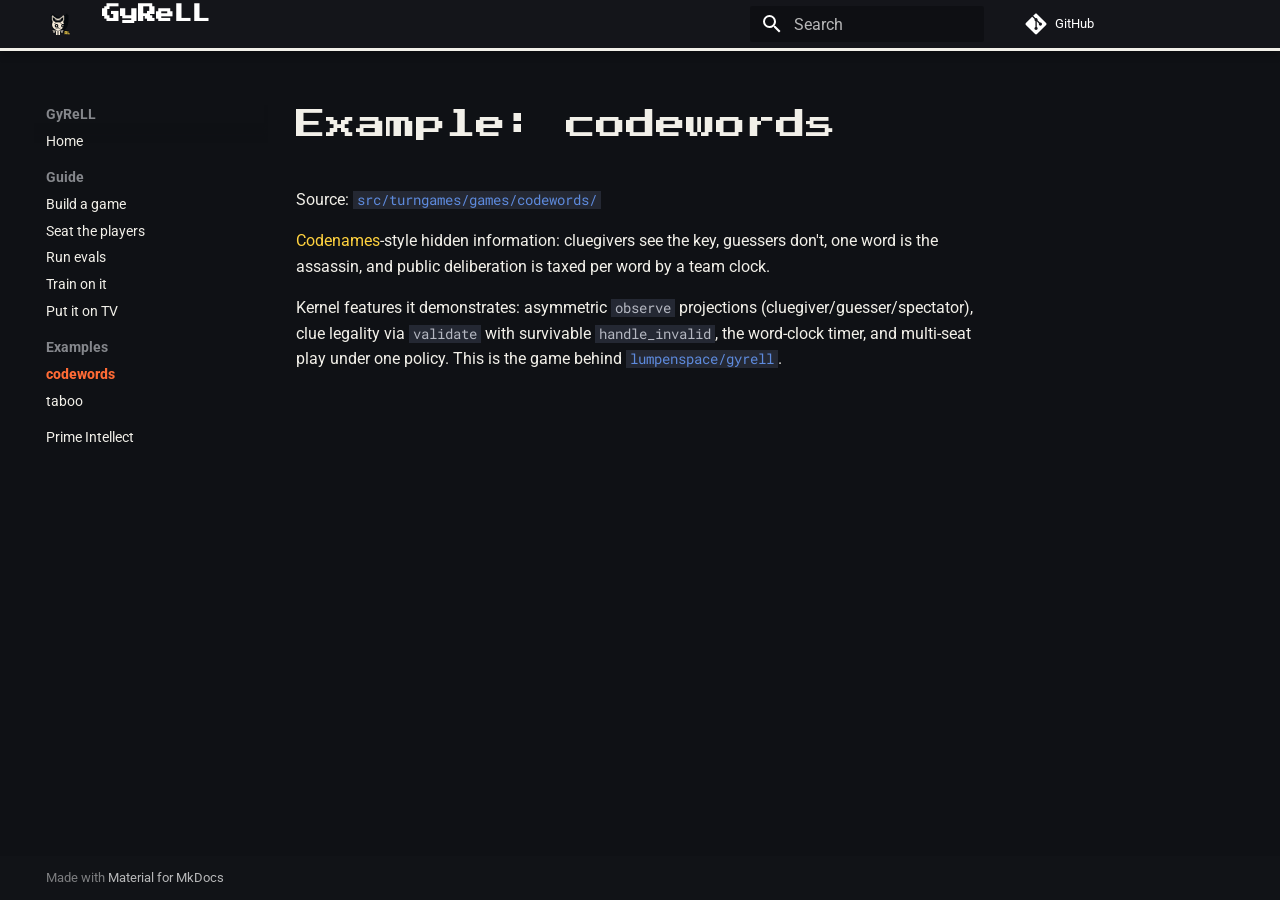
<file: examples/codewords/index.html>
<!doctype html>
<html lang="en" class="no-js">
  <head>
    
      <meta charset="utf-8">
      <meta name="viewport" content="width=device-width,initial-scale=1">
      
        <meta name="description" content="gyre's RL environment for ludic learning">
      
      
      
        <link rel="canonical" href="https://gyrell.hyperplex.org/examples/codewords/">
      
      
        <link rel="prev" href="../../guide/broadcast/">
      
      
        <link rel="next" href="../taboo/">
      
      
        
      
      
      <link rel="icon" href="../../assets/favicon.svg">
      <meta name="generator" content="mkdocs-1.6.1, mkdocs-material-9.7.6">
    
    
      
        <title>codewords - GyReLL</title>
      
    
    
      <link rel="stylesheet" href="../../assets/stylesheets/main.484c7ddc.min.css">
      
        
        <link rel="stylesheet" href="../../assets/stylesheets/palette.ab4e12ef.min.css">
      
      


    
    
      
    
    
      
        
        
        <link rel="preconnect" href="https://fonts.gstatic.com" crossorigin>
        <link rel="stylesheet" href="https://fonts.googleapis.com/css?family=Roboto:300,300i,400,400i,700,700i%7CRoboto+Mono:400,400i,700,700i&display=fallback">
        <style>:root{--md-text-font:"Roboto";--md-code-font:"Roboto Mono"}</style>
      
    
    
      <link rel="stylesheet" href="../../stylesheets/puxel.css">
    
    <script>__md_scope=new URL("../..",location),__md_hash=e=>[...e].reduce(((e,_)=>(e<<5)-e+_.charCodeAt(0)),0),__md_get=(e,_=localStorage,t=__md_scope)=>JSON.parse(_.getItem(t.pathname+"."+e)),__md_set=(e,_,t=localStorage,a=__md_scope)=>{try{t.setItem(a.pathname+"."+e,JSON.stringify(_))}catch(e){}}</script>
    
      

    
    
  
  <link rel="apple-touch-icon" sizes="180x180" href="../../assets/apple-touch-icon.png">
  <link rel="icon" type="image/png" sizes="192x192" href="../../assets/icon-192.png">
  <link rel="icon" type="image/png" sizes="512x512" href="../../assets/icon-512.png">
  <link rel="manifest" href="../../assets/site.webmanifest">
  <meta name="theme-color" content="#0f1115">

  <!-- OpenGraph Meta Tags -->
  <meta property="og:type" content="website">
  <meta property="og:title" content="GyReLL — gyre's RL environment for ludic learning">
  <meta property="og:description" content="gyre's RL environment for ludic learning. Describe games as turngames specs and run baseline/LLM matches, Elo rankings, and an around-the-clock spectator show.">
  <meta property="og:url" content="https://gyrell.hyperplex.org/">
  <meta property="og:image" content="https://gyrell.hyperplex.org/assets/cover.webp">
  <meta property="og:image:type" content="image/webp">
  <meta property="og:image:width" content="1536">
  <meta property="og:image:height" content="1024">

  <!-- Twitter Meta Tags -->
  <meta name="twitter:card" content="summary_large_image">
  <meta name="twitter:title" content="GyReLL — gyre's RL environment for ludic learning">
  <meta name="twitter:description" content="gyre's RL environment for ludic learning. Describe games as turngames specs and run baseline/LLM matches, Elo rankings, and an around-the-clock spectator show.">
  <meta name="twitter:image" content="https://gyrell.hyperplex.org/assets/cover.webp">

  </head>
  
  
    
    
    
    
    
    <body dir="ltr" data-md-color-scheme="slate" data-md-color-primary="black" data-md-color-accent="amber">
  
    
    <input class="md-toggle" data-md-toggle="drawer" type="checkbox" id="__drawer" autocomplete="off">
    <input class="md-toggle" data-md-toggle="search" type="checkbox" id="__search" autocomplete="off">
    <label class="md-overlay" for="__drawer"></label>
    <div data-md-component="skip">
      
        
        <a href="#example-codewords" class="md-skip">
          Skip to content
        </a>
      
    </div>
    <div data-md-component="announce">
      
    </div>
    
    
      

  

<header class="md-header md-header--shadow" data-md-component="header">
  <nav class="md-header__inner md-grid" aria-label="Header">
    <a href="../.." title="GyReLL" class="md-header__button md-logo" aria-label="GyReLL" data-md-component="logo">
      
  <img src="../../assets/favicon.svg" alt="logo">

    </a>
    <label class="md-header__button md-icon" for="__drawer">
      
      <svg xmlns="http://www.w3.org/2000/svg" viewBox="0 0 24 24"><path d="M3 6h18v2H3zm0 5h18v2H3zm0 5h18v2H3z"/></svg>
    </label>
    <div class="md-header__title" data-md-component="header-title">
      <div class="md-header__ellipsis">
        <div class="md-header__topic">
          <span class="md-ellipsis">
            GyReLL
          </span>
        </div>
        <div class="md-header__topic" data-md-component="header-topic">
          <span class="md-ellipsis">
            
              codewords
            
          </span>
        </div>
      </div>
    </div>
    
      
    
    
    
    
      
      
        <label class="md-header__button md-icon" for="__search">
          
          <svg xmlns="http://www.w3.org/2000/svg" viewBox="0 0 24 24"><path d="M9.5 3A6.5 6.5 0 0 1 16 9.5c0 1.61-.59 3.09-1.56 4.23l.27.27h.79l5 5-1.5 1.5-5-5v-.79l-.27-.27A6.52 6.52 0 0 1 9.5 16 6.5 6.5 0 0 1 3 9.5 6.5 6.5 0 0 1 9.5 3m0 2C7 5 5 7 5 9.5S7 14 9.5 14 14 12 14 9.5 12 5 9.5 5"/></svg>
        </label>
        <div class="md-search" data-md-component="search" role="dialog">
  <label class="md-search__overlay" for="__search"></label>
  <div class="md-search__inner" role="search">
    <form class="md-search__form" name="search">
      <input type="text" class="md-search__input" name="query" aria-label="Search" placeholder="Search" autocapitalize="off" autocorrect="off" autocomplete="off" spellcheck="false" data-md-component="search-query" required>
      <label class="md-search__icon md-icon" for="__search">
        
        <svg xmlns="http://www.w3.org/2000/svg" viewBox="0 0 24 24"><path d="M9.5 3A6.5 6.5 0 0 1 16 9.5c0 1.61-.59 3.09-1.56 4.23l.27.27h.79l5 5-1.5 1.5-5-5v-.79l-.27-.27A6.52 6.52 0 0 1 9.5 16 6.5 6.5 0 0 1 3 9.5 6.5 6.5 0 0 1 9.5 3m0 2C7 5 5 7 5 9.5S7 14 9.5 14 14 12 14 9.5 12 5 9.5 5"/></svg>
        
        <svg xmlns="http://www.w3.org/2000/svg" viewBox="0 0 24 24"><path d="M20 11v2H8l5.5 5.5-1.42 1.42L4.16 12l7.92-7.92L13.5 5.5 8 11z"/></svg>
      </label>
      <nav class="md-search__options" aria-label="Search">
        
        <button type="reset" class="md-search__icon md-icon" title="Clear" aria-label="Clear" tabindex="-1">
          
          <svg xmlns="http://www.w3.org/2000/svg" viewBox="0 0 24 24"><path d="M19 6.41 17.59 5 12 10.59 6.41 5 5 6.41 10.59 12 5 17.59 6.41 19 12 13.41 17.59 19 19 17.59 13.41 12z"/></svg>
        </button>
      </nav>
      
    </form>
    <div class="md-search__output">
      <div class="md-search__scrollwrap" tabindex="0" data-md-scrollfix>
        <div class="md-search-result" data-md-component="search-result">
          <div class="md-search-result__meta">
            Initializing search
          </div>
          <ol class="md-search-result__list" role="presentation"></ol>
        </div>
      </div>
    </div>
  </div>
</div>
      
    
    
      <div class="md-header__source">
        <a href="https://github.com/lumpenspace/gyrell" title="Go to repository" class="md-source" data-md-component="source">
  <div class="md-source__icon md-icon">
    
    <svg xmlns="http://www.w3.org/2000/svg" viewBox="0 0 448 512"><!--! Font Awesome Free 7.1.0 by @fontawesome - https://fontawesome.com License - https://fontawesome.com/license/free (Icons: CC BY 4.0, Fonts: SIL OFL 1.1, Code: MIT License) Copyright 2025 Fonticons, Inc.--><path d="M439.6 236.1 244 40.5c-5.4-5.5-12.8-8.5-20.4-8.5s-15 3-20.4 8.4L162.5 81l51.5 51.5c27.1-9.1 52.7 16.8 43.4 43.7l49.7 49.7c34.2-11.8 61.2 31 35.5 56.7-26.5 26.5-70.2-2.9-56-37.3L240.3 199v121.9c25.3 12.5 22.3 41.8 9.1 55-6.4 6.4-15.2 10.1-24.3 10.1s-17.8-3.6-24.3-10.1c-17.6-17.6-11.1-46.9 11.2-56v-123c-20.8-8.5-24.6-30.7-18.6-45L142.6 101 8.5 235.1C3 240.6 0 247.9 0 255.5s3 15 8.5 20.4l195.6 195.7c5.4 5.4 12.7 8.4 20.4 8.4s15-3 20.4-8.4l194.7-194.7c5.4-5.4 8.4-12.8 8.4-20.4s-3-15-8.4-20.4"/></svg>
  </div>
  <div class="md-source__repository">
    GitHub
  </div>
</a>
      </div>
    
  </nav>
  
</header>
    
    <div class="md-container" data-md-component="container">
      
      
        
          
        
      
      <main class="md-main" data-md-component="main">
        <div class="md-main__inner md-grid">
          
            
              
              <div class="md-sidebar md-sidebar--primary" data-md-component="sidebar" data-md-type="navigation" >
                <div class="md-sidebar__scrollwrap">
                  <div class="md-sidebar__inner">
                    



<nav class="md-nav md-nav--primary" aria-label="Navigation" data-md-level="0">
  <label class="md-nav__title" for="__drawer">
    <a href="../.." title="GyReLL" class="md-nav__button md-logo" aria-label="GyReLL" data-md-component="logo">
      
  <img src="../../assets/favicon.svg" alt="logo">

    </a>
    GyReLL
  </label>
  
    <div class="md-nav__source">
      <a href="https://github.com/lumpenspace/gyrell" title="Go to repository" class="md-source" data-md-component="source">
  <div class="md-source__icon md-icon">
    
    <svg xmlns="http://www.w3.org/2000/svg" viewBox="0 0 448 512"><!--! Font Awesome Free 7.1.0 by @fontawesome - https://fontawesome.com License - https://fontawesome.com/license/free (Icons: CC BY 4.0, Fonts: SIL OFL 1.1, Code: MIT License) Copyright 2025 Fonticons, Inc.--><path d="M439.6 236.1 244 40.5c-5.4-5.5-12.8-8.5-20.4-8.5s-15 3-20.4 8.4L162.5 81l51.5 51.5c27.1-9.1 52.7 16.8 43.4 43.7l49.7 49.7c34.2-11.8 61.2 31 35.5 56.7-26.5 26.5-70.2-2.9-56-37.3L240.3 199v121.9c25.3 12.5 22.3 41.8 9.1 55-6.4 6.4-15.2 10.1-24.3 10.1s-17.8-3.6-24.3-10.1c-17.6-17.6-11.1-46.9 11.2-56v-123c-20.8-8.5-24.6-30.7-18.6-45L142.6 101 8.5 235.1C3 240.6 0 247.9 0 255.5s3 15 8.5 20.4l195.6 195.7c5.4 5.4 12.7 8.4 20.4 8.4s15-3 20.4-8.4l194.7-194.7c5.4-5.4 8.4-12.8 8.4-20.4s-3-15-8.4-20.4"/></svg>
  </div>
  <div class="md-source__repository">
    GitHub
  </div>
</a>
    </div>
  
  <ul class="md-nav__list" data-md-scrollfix>
    
      
      
  
  
  
  
    <li class="md-nav__item">
      <a href="../.." class="md-nav__link">
        
  
  
  <span class="md-ellipsis">
    
  
    Home
  

    
  </span>
  
  

      </a>
    </li>
  

    
      
      
  
  
  
  
    
    
    
    
      
        
        
      
    
    
    <li class="md-nav__item md-nav__item--section md-nav__item--nested">
      
        
        
        <input class="md-nav__toggle md-toggle " type="checkbox" id="__nav_2" >
        
          
          <label class="md-nav__link" for="__nav_2" id="__nav_2_label" tabindex="">
            
  
  
  <span class="md-ellipsis">
    
  
    Guide
  

    
  </span>
  
  

            <span class="md-nav__icon md-icon"></span>
          </label>
        
        <nav class="md-nav" data-md-level="1" aria-labelledby="__nav_2_label" aria-expanded="false">
          <label class="md-nav__title" for="__nav_2">
            <span class="md-nav__icon md-icon"></span>
            
  
    Guide
  

          </label>
          <ul class="md-nav__list" data-md-scrollfix>
            
              
                
  
  
  
  
    <li class="md-nav__item">
      <a href="../../guide/build-a-game/" class="md-nav__link">
        
  
  
  <span class="md-ellipsis">
    
  
    Build a game
  

    
  </span>
  
  

      </a>
    </li>
  

              
            
              
                
  
  
  
  
    <li class="md-nav__item">
      <a href="../../guide/actors/" class="md-nav__link">
        
  
  
  <span class="md-ellipsis">
    
  
    Seat the players
  

    
  </span>
  
  

      </a>
    </li>
  

              
            
              
                
  
  
  
  
    <li class="md-nav__item">
      <a href="../../guide/evals/" class="md-nav__link">
        
  
  
  <span class="md-ellipsis">
    
  
    Run evals
  

    
  </span>
  
  

      </a>
    </li>
  

              
            
              
                
  
  
  
  
    <li class="md-nav__item">
      <a href="../../guide/rl-environment/" class="md-nav__link">
        
  
  
  <span class="md-ellipsis">
    
  
    Train on it
  

    
  </span>
  
  

      </a>
    </li>
  

              
            
              
                
  
  
  
  
    <li class="md-nav__item">
      <a href="../../guide/broadcast/" class="md-nav__link">
        
  
  
  <span class="md-ellipsis">
    
  
    Put it on TV
  

    
  </span>
  
  

      </a>
    </li>
  

              
            
          </ul>
        </nav>
      
    </li>
  

    
      
      
  
  
    
  
  
  
    
    
    
    
      
        
        
      
    
    
    <li class="md-nav__item md-nav__item--active md-nav__item--section md-nav__item--nested">
      
        
        
        <input class="md-nav__toggle md-toggle " type="checkbox" id="__nav_3" checked>
        
          
          <label class="md-nav__link" for="__nav_3" id="__nav_3_label" tabindex="">
            
  
  
  <span class="md-ellipsis">
    
  
    Examples
  

    
  </span>
  
  

            <span class="md-nav__icon md-icon"></span>
          </label>
        
        <nav class="md-nav" data-md-level="1" aria-labelledby="__nav_3_label" aria-expanded="true">
          <label class="md-nav__title" for="__nav_3">
            <span class="md-nav__icon md-icon"></span>
            
  
    Examples
  

          </label>
          <ul class="md-nav__list" data-md-scrollfix>
            
              
                
  
  
    
  
  
  
    <li class="md-nav__item md-nav__item--active">
      
      <input class="md-nav__toggle md-toggle" type="checkbox" id="__toc">
      
      
        
      
      
      <a href="./" class="md-nav__link md-nav__link--active">
        
  
  
  <span class="md-ellipsis">
    
  
    codewords
  

    
  </span>
  
  

      </a>
      
    </li>
  

              
            
              
                
  
  
  
  
    <li class="md-nav__item">
      <a href="../taboo/" class="md-nav__link">
        
  
  
  <span class="md-ellipsis">
    
  
    taboo
  

    
  </span>
  
  

      </a>
    </li>
  

              
            
          </ul>
        </nav>
      
    </li>
  

    
      
      
  
  
  
  
    <li class="md-nav__item">
      <a href="../../prime-intellect/" class="md-nav__link">
        
  
  
  <span class="md-ellipsis">
    
  
    Prime Intellect
  

    
  </span>
  
  

      </a>
    </li>
  

    
  </ul>
</nav>
                  </div>
                </div>
              </div>
            
            
              
              <div class="md-sidebar md-sidebar--secondary" data-md-component="sidebar" data-md-type="toc" >
                <div class="md-sidebar__scrollwrap">
                  <div class="md-sidebar__inner">
                    

<nav class="md-nav md-nav--secondary" aria-label="Table of contents">
  
  
  
    
  
  
</nav>
                  </div>
                </div>
              </div>
            
          
          
            <div class="md-content" data-md-component="content">
              
              <article class="md-content__inner md-typeset">
                
                  


  
  


<h1 id="example-codewords">Example: codewords</h1>
<p>Source:
<a href="https://github.com/lumpenspace/gyrell/tree/main/src/turngames/games/codewords"><code>src/turngames/games/codewords/</code></a></p>
<p><a href="https://en.wikipedia.org/wiki/Codenames_(board_game)">Codenames</a>-style
hidden information: cluegivers see the key, guessers don't, one word is the
assassin, and public deliberation is taxed per word by a team clock.</p>
<p>Kernel features it demonstrates: asymmetric <code>observe</code> projections
(cluegiver/guesser/spectator), clue legality via <code>validate</code> with survivable
<code>handle_invalid</code>, the word-clock timer, and multi-seat play under one
policy. This is the game behind
<a href="https://app.primeintellect.ai/dashboard/environments/lumpenspace/gyrell"><code>lumpenspace/gyrell</code></a>.</p>












                
              </article>
            </div>
          
          
<script>var target=document.getElementById(location.hash.slice(1));target&&target.name&&(target.checked=target.name.startsWith("__tabbed_"))</script>
        </div>
        
      </main>
      
        <footer class="md-footer">
  
  <div class="md-footer-meta md-typeset">
    <div class="md-footer-meta__inner md-grid">
      <div class="md-copyright">
  
  
    Made with
    <a href="https://squidfunk.github.io/mkdocs-material/" target="_blank" rel="noopener">
      Material for MkDocs
    </a>
  
</div>
      
    </div>
  </div>
</footer>
      
    </div>
    <div class="md-dialog" data-md-component="dialog">
      <div class="md-dialog__inner md-typeset"></div>
    </div>
    
    
    
      
      
      <script id="__config" type="application/json">{"annotate": null, "base": "../..", "features": ["navigation.sections", "content.code.copy"], "search": "../../assets/javascripts/workers/search.2c215733.min.js", "tags": null, "translations": {"clipboard.copied": "Copied to clipboard", "clipboard.copy": "Copy to clipboard", "search.result.more.one": "1 more on this page", "search.result.more.other": "# more on this page", "search.result.none": "No matching documents", "search.result.one": "1 matching document", "search.result.other": "# matching documents", "search.result.placeholder": "Type to start searching", "search.result.term.missing": "Missing", "select.version": "Select version"}, "version": null}</script>
    
    
      <script src="../../assets/javascripts/bundle.79ae519e.min.js"></script>
      
    
  </body>
</html>
</file>
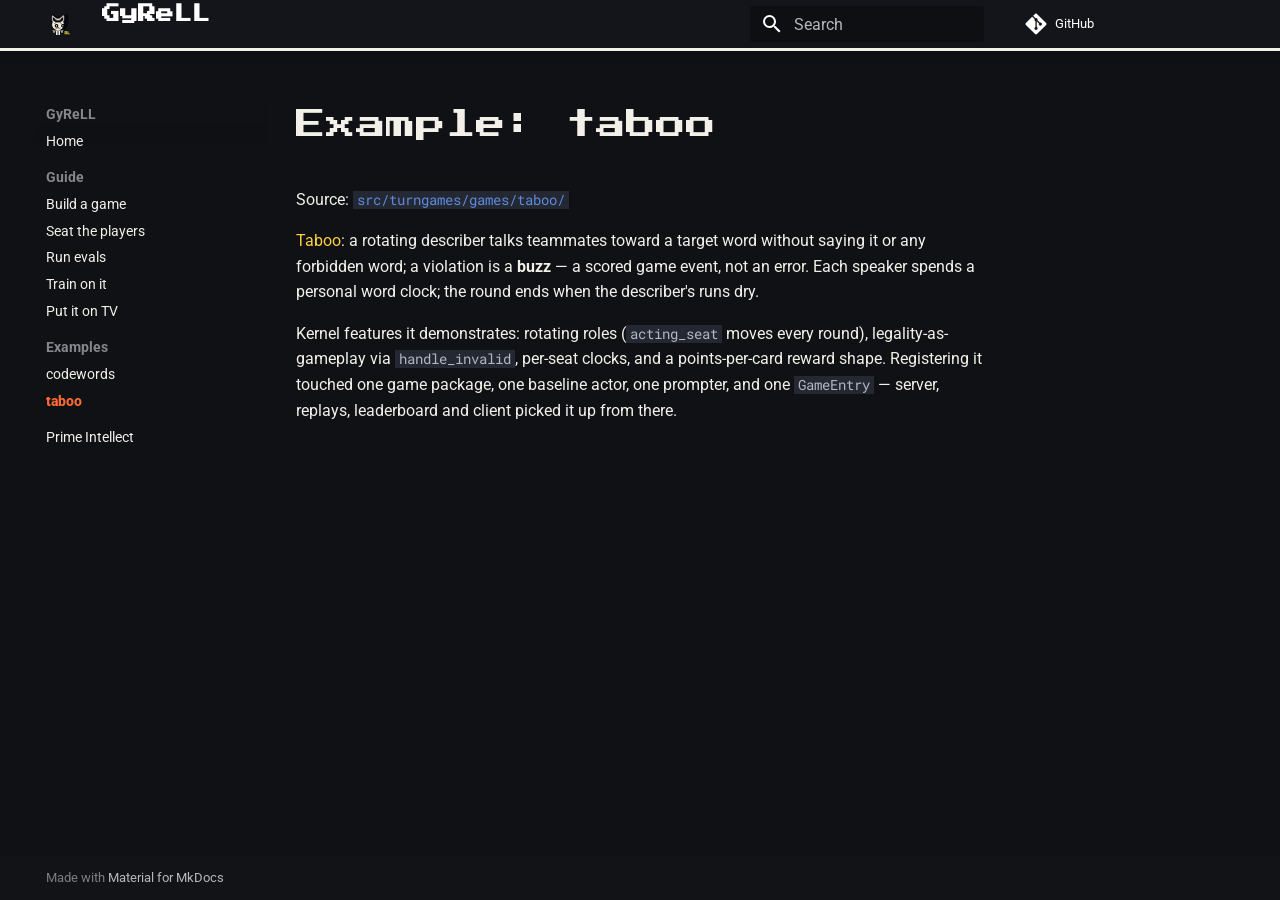
<file: examples/taboo/index.html>
<!doctype html>
<html lang="en" class="no-js">
  <head>
    
      <meta charset="utf-8">
      <meta name="viewport" content="width=device-width,initial-scale=1">
      
        <meta name="description" content="gyre's RL environment for ludic learning">
      
      
      
        <link rel="canonical" href="https://gyrell.hyperplex.org/examples/taboo/">
      
      
        <link rel="prev" href="../codewords/">
      
      
        <link rel="next" href="../../prime-intellect/">
      
      
        
      
      
      <link rel="icon" href="../../assets/favicon.svg">
      <meta name="generator" content="mkdocs-1.6.1, mkdocs-material-9.7.6">
    
    
      
        <title>taboo - GyReLL</title>
      
    
    
      <link rel="stylesheet" href="../../assets/stylesheets/main.484c7ddc.min.css">
      
        
        <link rel="stylesheet" href="../../assets/stylesheets/palette.ab4e12ef.min.css">
      
      


    
    
      
    
    
      
        
        
        <link rel="preconnect" href="https://fonts.gstatic.com" crossorigin>
        <link rel="stylesheet" href="https://fonts.googleapis.com/css?family=Roboto:300,300i,400,400i,700,700i%7CRoboto+Mono:400,400i,700,700i&display=fallback">
        <style>:root{--md-text-font:"Roboto";--md-code-font:"Roboto Mono"}</style>
      
    
    
      <link rel="stylesheet" href="../../stylesheets/puxel.css">
    
    <script>__md_scope=new URL("../..",location),__md_hash=e=>[...e].reduce(((e,_)=>(e<<5)-e+_.charCodeAt(0)),0),__md_get=(e,_=localStorage,t=__md_scope)=>JSON.parse(_.getItem(t.pathname+"."+e)),__md_set=(e,_,t=localStorage,a=__md_scope)=>{try{t.setItem(a.pathname+"."+e,JSON.stringify(_))}catch(e){}}</script>
    
      

    
    
  
  <link rel="apple-touch-icon" sizes="180x180" href="../../assets/apple-touch-icon.png">
  <link rel="icon" type="image/png" sizes="192x192" href="../../assets/icon-192.png">
  <link rel="icon" type="image/png" sizes="512x512" href="../../assets/icon-512.png">
  <link rel="manifest" href="../../assets/site.webmanifest">
  <meta name="theme-color" content="#0f1115">

  <!-- OpenGraph Meta Tags -->
  <meta property="og:type" content="website">
  <meta property="og:title" content="GyReLL — gyre's RL environment for ludic learning">
  <meta property="og:description" content="gyre's RL environment for ludic learning. Describe games as turngames specs and run baseline/LLM matches, Elo rankings, and an around-the-clock spectator show.">
  <meta property="og:url" content="https://gyrell.hyperplex.org/">
  <meta property="og:image" content="https://gyrell.hyperplex.org/assets/cover.webp">
  <meta property="og:image:type" content="image/webp">
  <meta property="og:image:width" content="1536">
  <meta property="og:image:height" content="1024">

  <!-- Twitter Meta Tags -->
  <meta name="twitter:card" content="summary_large_image">
  <meta name="twitter:title" content="GyReLL — gyre's RL environment for ludic learning">
  <meta name="twitter:description" content="gyre's RL environment for ludic learning. Describe games as turngames specs and run baseline/LLM matches, Elo rankings, and an around-the-clock spectator show.">
  <meta name="twitter:image" content="https://gyrell.hyperplex.org/assets/cover.webp">

  </head>
  
  
    
    
    
    
    
    <body dir="ltr" data-md-color-scheme="slate" data-md-color-primary="black" data-md-color-accent="amber">
  
    
    <input class="md-toggle" data-md-toggle="drawer" type="checkbox" id="__drawer" autocomplete="off">
    <input class="md-toggle" data-md-toggle="search" type="checkbox" id="__search" autocomplete="off">
    <label class="md-overlay" for="__drawer"></label>
    <div data-md-component="skip">
      
        
        <a href="#example-taboo" class="md-skip">
          Skip to content
        </a>
      
    </div>
    <div data-md-component="announce">
      
    </div>
    
    
      

  

<header class="md-header md-header--shadow" data-md-component="header">
  <nav class="md-header__inner md-grid" aria-label="Header">
    <a href="../.." title="GyReLL" class="md-header__button md-logo" aria-label="GyReLL" data-md-component="logo">
      
  <img src="../../assets/favicon.svg" alt="logo">

    </a>
    <label class="md-header__button md-icon" for="__drawer">
      
      <svg xmlns="http://www.w3.org/2000/svg" viewBox="0 0 24 24"><path d="M3 6h18v2H3zm0 5h18v2H3zm0 5h18v2H3z"/></svg>
    </label>
    <div class="md-header__title" data-md-component="header-title">
      <div class="md-header__ellipsis">
        <div class="md-header__topic">
          <span class="md-ellipsis">
            GyReLL
          </span>
        </div>
        <div class="md-header__topic" data-md-component="header-topic">
          <span class="md-ellipsis">
            
              taboo
            
          </span>
        </div>
      </div>
    </div>
    
      
    
    
    
    
      
      
        <label class="md-header__button md-icon" for="__search">
          
          <svg xmlns="http://www.w3.org/2000/svg" viewBox="0 0 24 24"><path d="M9.5 3A6.5 6.5 0 0 1 16 9.5c0 1.61-.59 3.09-1.56 4.23l.27.27h.79l5 5-1.5 1.5-5-5v-.79l-.27-.27A6.52 6.52 0 0 1 9.5 16 6.5 6.5 0 0 1 3 9.5 6.5 6.5 0 0 1 9.5 3m0 2C7 5 5 7 5 9.5S7 14 9.5 14 14 12 14 9.5 12 5 9.5 5"/></svg>
        </label>
        <div class="md-search" data-md-component="search" role="dialog">
  <label class="md-search__overlay" for="__search"></label>
  <div class="md-search__inner" role="search">
    <form class="md-search__form" name="search">
      <input type="text" class="md-search__input" name="query" aria-label="Search" placeholder="Search" autocapitalize="off" autocorrect="off" autocomplete="off" spellcheck="false" data-md-component="search-query" required>
      <label class="md-search__icon md-icon" for="__search">
        
        <svg xmlns="http://www.w3.org/2000/svg" viewBox="0 0 24 24"><path d="M9.5 3A6.5 6.5 0 0 1 16 9.5c0 1.61-.59 3.09-1.56 4.23l.27.27h.79l5 5-1.5 1.5-5-5v-.79l-.27-.27A6.52 6.52 0 0 1 9.5 16 6.5 6.5 0 0 1 3 9.5 6.5 6.5 0 0 1 9.5 3m0 2C7 5 5 7 5 9.5S7 14 9.5 14 14 12 14 9.5 12 5 9.5 5"/></svg>
        
        <svg xmlns="http://www.w3.org/2000/svg" viewBox="0 0 24 24"><path d="M20 11v2H8l5.5 5.5-1.42 1.42L4.16 12l7.92-7.92L13.5 5.5 8 11z"/></svg>
      </label>
      <nav class="md-search__options" aria-label="Search">
        
        <button type="reset" class="md-search__icon md-icon" title="Clear" aria-label="Clear" tabindex="-1">
          
          <svg xmlns="http://www.w3.org/2000/svg" viewBox="0 0 24 24"><path d="M19 6.41 17.59 5 12 10.59 6.41 5 5 6.41 10.59 12 5 17.59 6.41 19 12 13.41 17.59 19 19 17.59 13.41 12z"/></svg>
        </button>
      </nav>
      
    </form>
    <div class="md-search__output">
      <div class="md-search__scrollwrap" tabindex="0" data-md-scrollfix>
        <div class="md-search-result" data-md-component="search-result">
          <div class="md-search-result__meta">
            Initializing search
          </div>
          <ol class="md-search-result__list" role="presentation"></ol>
        </div>
      </div>
    </div>
  </div>
</div>
      
    
    
      <div class="md-header__source">
        <a href="https://github.com/lumpenspace/gyrell" title="Go to repository" class="md-source" data-md-component="source">
  <div class="md-source__icon md-icon">
    
    <svg xmlns="http://www.w3.org/2000/svg" viewBox="0 0 448 512"><!--! Font Awesome Free 7.1.0 by @fontawesome - https://fontawesome.com License - https://fontawesome.com/license/free (Icons: CC BY 4.0, Fonts: SIL OFL 1.1, Code: MIT License) Copyright 2025 Fonticons, Inc.--><path d="M439.6 236.1 244 40.5c-5.4-5.5-12.8-8.5-20.4-8.5s-15 3-20.4 8.4L162.5 81l51.5 51.5c27.1-9.1 52.7 16.8 43.4 43.7l49.7 49.7c34.2-11.8 61.2 31 35.5 56.7-26.5 26.5-70.2-2.9-56-37.3L240.3 199v121.9c25.3 12.5 22.3 41.8 9.1 55-6.4 6.4-15.2 10.1-24.3 10.1s-17.8-3.6-24.3-10.1c-17.6-17.6-11.1-46.9 11.2-56v-123c-20.8-8.5-24.6-30.7-18.6-45L142.6 101 8.5 235.1C3 240.6 0 247.9 0 255.5s3 15 8.5 20.4l195.6 195.7c5.4 5.4 12.7 8.4 20.4 8.4s15-3 20.4-8.4l194.7-194.7c5.4-5.4 8.4-12.8 8.4-20.4s-3-15-8.4-20.4"/></svg>
  </div>
  <div class="md-source__repository">
    GitHub
  </div>
</a>
      </div>
    
  </nav>
  
</header>
    
    <div class="md-container" data-md-component="container">
      
      
        
          
        
      
      <main class="md-main" data-md-component="main">
        <div class="md-main__inner md-grid">
          
            
              
              <div class="md-sidebar md-sidebar--primary" data-md-component="sidebar" data-md-type="navigation" >
                <div class="md-sidebar__scrollwrap">
                  <div class="md-sidebar__inner">
                    



<nav class="md-nav md-nav--primary" aria-label="Navigation" data-md-level="0">
  <label class="md-nav__title" for="__drawer">
    <a href="../.." title="GyReLL" class="md-nav__button md-logo" aria-label="GyReLL" data-md-component="logo">
      
  <img src="../../assets/favicon.svg" alt="logo">

    </a>
    GyReLL
  </label>
  
    <div class="md-nav__source">
      <a href="https://github.com/lumpenspace/gyrell" title="Go to repository" class="md-source" data-md-component="source">
  <div class="md-source__icon md-icon">
    
    <svg xmlns="http://www.w3.org/2000/svg" viewBox="0 0 448 512"><!--! Font Awesome Free 7.1.0 by @fontawesome - https://fontawesome.com License - https://fontawesome.com/license/free (Icons: CC BY 4.0, Fonts: SIL OFL 1.1, Code: MIT License) Copyright 2025 Fonticons, Inc.--><path d="M439.6 236.1 244 40.5c-5.4-5.5-12.8-8.5-20.4-8.5s-15 3-20.4 8.4L162.5 81l51.5 51.5c27.1-9.1 52.7 16.8 43.4 43.7l49.7 49.7c34.2-11.8 61.2 31 35.5 56.7-26.5 26.5-70.2-2.9-56-37.3L240.3 199v121.9c25.3 12.5 22.3 41.8 9.1 55-6.4 6.4-15.2 10.1-24.3 10.1s-17.8-3.6-24.3-10.1c-17.6-17.6-11.1-46.9 11.2-56v-123c-20.8-8.5-24.6-30.7-18.6-45L142.6 101 8.5 235.1C3 240.6 0 247.9 0 255.5s3 15 8.5 20.4l195.6 195.7c5.4 5.4 12.7 8.4 20.4 8.4s15-3 20.4-8.4l194.7-194.7c5.4-5.4 8.4-12.8 8.4-20.4s-3-15-8.4-20.4"/></svg>
  </div>
  <div class="md-source__repository">
    GitHub
  </div>
</a>
    </div>
  
  <ul class="md-nav__list" data-md-scrollfix>
    
      
      
  
  
  
  
    <li class="md-nav__item">
      <a href="../.." class="md-nav__link">
        
  
  
  <span class="md-ellipsis">
    
  
    Home
  

    
  </span>
  
  

      </a>
    </li>
  

    
      
      
  
  
  
  
    
    
    
    
      
        
        
      
    
    
    <li class="md-nav__item md-nav__item--section md-nav__item--nested">
      
        
        
        <input class="md-nav__toggle md-toggle " type="checkbox" id="__nav_2" >
        
          
          <label class="md-nav__link" for="__nav_2" id="__nav_2_label" tabindex="">
            
  
  
  <span class="md-ellipsis">
    
  
    Guide
  

    
  </span>
  
  

            <span class="md-nav__icon md-icon"></span>
          </label>
        
        <nav class="md-nav" data-md-level="1" aria-labelledby="__nav_2_label" aria-expanded="false">
          <label class="md-nav__title" for="__nav_2">
            <span class="md-nav__icon md-icon"></span>
            
  
    Guide
  

          </label>
          <ul class="md-nav__list" data-md-scrollfix>
            
              
                
  
  
  
  
    <li class="md-nav__item">
      <a href="../../guide/build-a-game/" class="md-nav__link">
        
  
  
  <span class="md-ellipsis">
    
  
    Build a game
  

    
  </span>
  
  

      </a>
    </li>
  

              
            
              
                
  
  
  
  
    <li class="md-nav__item">
      <a href="../../guide/actors/" class="md-nav__link">
        
  
  
  <span class="md-ellipsis">
    
  
    Seat the players
  

    
  </span>
  
  

      </a>
    </li>
  

              
            
              
                
  
  
  
  
    <li class="md-nav__item">
      <a href="../../guide/evals/" class="md-nav__link">
        
  
  
  <span class="md-ellipsis">
    
  
    Run evals
  

    
  </span>
  
  

      </a>
    </li>
  

              
            
              
                
  
  
  
  
    <li class="md-nav__item">
      <a href="../../guide/rl-environment/" class="md-nav__link">
        
  
  
  <span class="md-ellipsis">
    
  
    Train on it
  

    
  </span>
  
  

      </a>
    </li>
  

              
            
              
                
  
  
  
  
    <li class="md-nav__item">
      <a href="../../guide/broadcast/" class="md-nav__link">
        
  
  
  <span class="md-ellipsis">
    
  
    Put it on TV
  

    
  </span>
  
  

      </a>
    </li>
  

              
            
          </ul>
        </nav>
      
    </li>
  

    
      
      
  
  
    
  
  
  
    
    
    
    
      
        
        
      
    
    
    <li class="md-nav__item md-nav__item--active md-nav__item--section md-nav__item--nested">
      
        
        
        <input class="md-nav__toggle md-toggle " type="checkbox" id="__nav_3" checked>
        
          
          <label class="md-nav__link" for="__nav_3" id="__nav_3_label" tabindex="">
            
  
  
  <span class="md-ellipsis">
    
  
    Examples
  

    
  </span>
  
  

            <span class="md-nav__icon md-icon"></span>
          </label>
        
        <nav class="md-nav" data-md-level="1" aria-labelledby="__nav_3_label" aria-expanded="true">
          <label class="md-nav__title" for="__nav_3">
            <span class="md-nav__icon md-icon"></span>
            
  
    Examples
  

          </label>
          <ul class="md-nav__list" data-md-scrollfix>
            
              
                
  
  
  
  
    <li class="md-nav__item">
      <a href="../codewords/" class="md-nav__link">
        
  
  
  <span class="md-ellipsis">
    
  
    codewords
  

    
  </span>
  
  

      </a>
    </li>
  

              
            
              
                
  
  
    
  
  
  
    <li class="md-nav__item md-nav__item--active">
      
      <input class="md-nav__toggle md-toggle" type="checkbox" id="__toc">
      
      
        
      
      
      <a href="./" class="md-nav__link md-nav__link--active">
        
  
  
  <span class="md-ellipsis">
    
  
    taboo
  

    
  </span>
  
  

      </a>
      
    </li>
  

              
            
          </ul>
        </nav>
      
    </li>
  

    
      
      
  
  
  
  
    <li class="md-nav__item">
      <a href="../../prime-intellect/" class="md-nav__link">
        
  
  
  <span class="md-ellipsis">
    
  
    Prime Intellect
  

    
  </span>
  
  

      </a>
    </li>
  

    
  </ul>
</nav>
                  </div>
                </div>
              </div>
            
            
              
              <div class="md-sidebar md-sidebar--secondary" data-md-component="sidebar" data-md-type="toc" >
                <div class="md-sidebar__scrollwrap">
                  <div class="md-sidebar__inner">
                    

<nav class="md-nav md-nav--secondary" aria-label="Table of contents">
  
  
  
    
  
  
</nav>
                  </div>
                </div>
              </div>
            
          
          
            <div class="md-content" data-md-component="content">
              
              <article class="md-content__inner md-typeset">
                
                  


  
  


<h1 id="example-taboo">Example: taboo</h1>
<p>Source:
<a href="https://github.com/lumpenspace/gyrell/tree/main/src/turngames/games/taboo"><code>src/turngames/games/taboo/</code></a></p>
<p><a href="https://en.wikipedia.org/wiki/Taboo_(game)">Taboo</a>: a rotating describer
talks teammates toward a target word without saying it or any forbidden
word; a violation is a <strong>buzz</strong> — a scored game event, not an error. Each
speaker spends a personal word clock; the round ends when the describer's
runs dry.</p>
<p>Kernel features it demonstrates: rotating roles (<code>acting_seat</code> moves every
round), legality-as-gameplay via <code>handle_invalid</code>, per-seat clocks, and a
points-per-card reward shape. Registering it touched one game package, one
baseline actor, one prompter, and one <code>GameEntry</code> — server, replays,
leaderboard and client picked it up from there.</p>












                
              </article>
            </div>
          
          
<script>var target=document.getElementById(location.hash.slice(1));target&&target.name&&(target.checked=target.name.startsWith("__tabbed_"))</script>
        </div>
        
      </main>
      
        <footer class="md-footer">
  
  <div class="md-footer-meta md-typeset">
    <div class="md-footer-meta__inner md-grid">
      <div class="md-copyright">
  
  
    Made with
    <a href="https://squidfunk.github.io/mkdocs-material/" target="_blank" rel="noopener">
      Material for MkDocs
    </a>
  
</div>
      
    </div>
  </div>
</footer>
      
    </div>
    <div class="md-dialog" data-md-component="dialog">
      <div class="md-dialog__inner md-typeset"></div>
    </div>
    
    
    
      
      
      <script id="__config" type="application/json">{"annotate": null, "base": "../..", "features": ["navigation.sections", "content.code.copy"], "search": "../../assets/javascripts/workers/search.2c215733.min.js", "tags": null, "translations": {"clipboard.copied": "Copied to clipboard", "clipboard.copy": "Copy to clipboard", "search.result.more.one": "1 more on this page", "search.result.more.other": "# more on this page", "search.result.none": "No matching documents", "search.result.one": "1 matching document", "search.result.other": "# matching documents", "search.result.placeholder": "Type to start searching", "search.result.term.missing": "Missing", "select.version": "Select version"}, "version": null}</script>
    
    
      <script src="../../assets/javascripts/bundle.79ae519e.min.js"></script>
      
    
  </body>
</html>
</file>
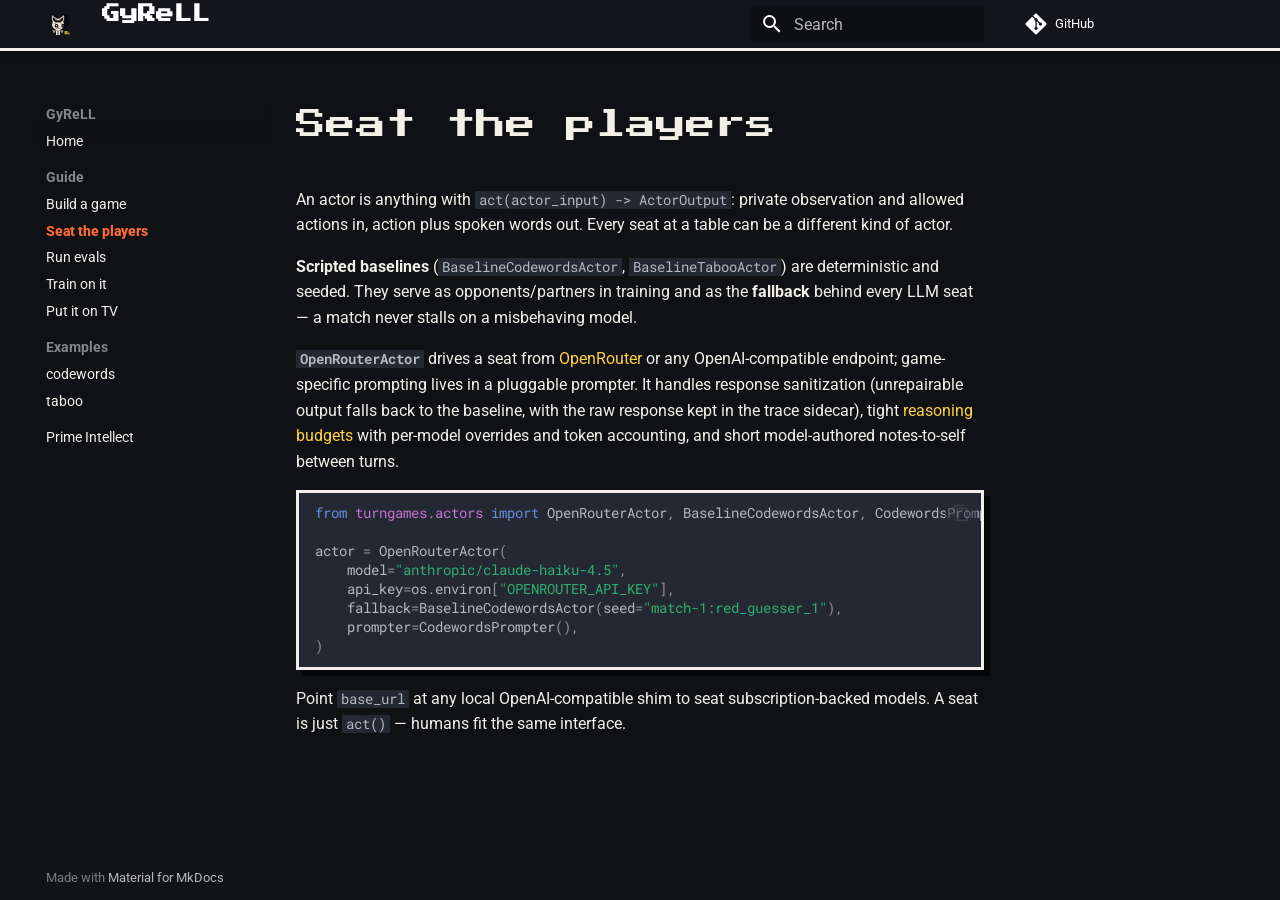
<file: guide/actors/index.html>
<!doctype html>
<html lang="en" class="no-js">
  <head>
    
      <meta charset="utf-8">
      <meta name="viewport" content="width=device-width,initial-scale=1">
      
        <meta name="description" content="gyre's RL environment for ludic learning">
      
      
      
        <link rel="canonical" href="https://gyrell.hyperplex.org/guide/actors/">
      
      
        <link rel="prev" href="../build-a-game/">
      
      
        <link rel="next" href="../evals/">
      
      
        
      
      
      <link rel="icon" href="../../assets/favicon.svg">
      <meta name="generator" content="mkdocs-1.6.1, mkdocs-material-9.7.6">
    
    
      
        <title>Seat the players - GyReLL</title>
      
    
    
      <link rel="stylesheet" href="../../assets/stylesheets/main.484c7ddc.min.css">
      
        
        <link rel="stylesheet" href="../../assets/stylesheets/palette.ab4e12ef.min.css">
      
      


    
    
      
    
    
      
        
        
        <link rel="preconnect" href="https://fonts.gstatic.com" crossorigin>
        <link rel="stylesheet" href="https://fonts.googleapis.com/css?family=Roboto:300,300i,400,400i,700,700i%7CRoboto+Mono:400,400i,700,700i&display=fallback">
        <style>:root{--md-text-font:"Roboto";--md-code-font:"Roboto Mono"}</style>
      
    
    
      <link rel="stylesheet" href="../../stylesheets/puxel.css">
    
    <script>__md_scope=new URL("../..",location),__md_hash=e=>[...e].reduce(((e,_)=>(e<<5)-e+_.charCodeAt(0)),0),__md_get=(e,_=localStorage,t=__md_scope)=>JSON.parse(_.getItem(t.pathname+"."+e)),__md_set=(e,_,t=localStorage,a=__md_scope)=>{try{t.setItem(a.pathname+"."+e,JSON.stringify(_))}catch(e){}}</script>
    
      

    
    
  
  <link rel="apple-touch-icon" sizes="180x180" href="../../assets/apple-touch-icon.png">
  <link rel="icon" type="image/png" sizes="192x192" href="../../assets/icon-192.png">
  <link rel="icon" type="image/png" sizes="512x512" href="../../assets/icon-512.png">
  <link rel="manifest" href="../../assets/site.webmanifest">
  <meta name="theme-color" content="#0f1115">

  <!-- OpenGraph Meta Tags -->
  <meta property="og:type" content="website">
  <meta property="og:title" content="GyReLL — gyre's RL environment for ludic learning">
  <meta property="og:description" content="gyre's RL environment for ludic learning. Describe games as turngames specs and run baseline/LLM matches, Elo rankings, and an around-the-clock spectator show.">
  <meta property="og:url" content="https://gyrell.hyperplex.org/">
  <meta property="og:image" content="https://gyrell.hyperplex.org/assets/cover.webp">
  <meta property="og:image:type" content="image/webp">
  <meta property="og:image:width" content="1536">
  <meta property="og:image:height" content="1024">

  <!-- Twitter Meta Tags -->
  <meta name="twitter:card" content="summary_large_image">
  <meta name="twitter:title" content="GyReLL — gyre's RL environment for ludic learning">
  <meta name="twitter:description" content="gyre's RL environment for ludic learning. Describe games as turngames specs and run baseline/LLM matches, Elo rankings, and an around-the-clock spectator show.">
  <meta name="twitter:image" content="https://gyrell.hyperplex.org/assets/cover.webp">

  </head>
  
  
    
    
    
    
    
    <body dir="ltr" data-md-color-scheme="slate" data-md-color-primary="black" data-md-color-accent="amber">
  
    
    <input class="md-toggle" data-md-toggle="drawer" type="checkbox" id="__drawer" autocomplete="off">
    <input class="md-toggle" data-md-toggle="search" type="checkbox" id="__search" autocomplete="off">
    <label class="md-overlay" for="__drawer"></label>
    <div data-md-component="skip">
      
        
        <a href="#seat-the-players" class="md-skip">
          Skip to content
        </a>
      
    </div>
    <div data-md-component="announce">
      
    </div>
    
    
      

  

<header class="md-header md-header--shadow" data-md-component="header">
  <nav class="md-header__inner md-grid" aria-label="Header">
    <a href="../.." title="GyReLL" class="md-header__button md-logo" aria-label="GyReLL" data-md-component="logo">
      
  <img src="../../assets/favicon.svg" alt="logo">

    </a>
    <label class="md-header__button md-icon" for="__drawer">
      
      <svg xmlns="http://www.w3.org/2000/svg" viewBox="0 0 24 24"><path d="M3 6h18v2H3zm0 5h18v2H3zm0 5h18v2H3z"/></svg>
    </label>
    <div class="md-header__title" data-md-component="header-title">
      <div class="md-header__ellipsis">
        <div class="md-header__topic">
          <span class="md-ellipsis">
            GyReLL
          </span>
        </div>
        <div class="md-header__topic" data-md-component="header-topic">
          <span class="md-ellipsis">
            
              Seat the players
            
          </span>
        </div>
      </div>
    </div>
    
      
    
    
    
    
      
      
        <label class="md-header__button md-icon" for="__search">
          
          <svg xmlns="http://www.w3.org/2000/svg" viewBox="0 0 24 24"><path d="M9.5 3A6.5 6.5 0 0 1 16 9.5c0 1.61-.59 3.09-1.56 4.23l.27.27h.79l5 5-1.5 1.5-5-5v-.79l-.27-.27A6.52 6.52 0 0 1 9.5 16 6.5 6.5 0 0 1 3 9.5 6.5 6.5 0 0 1 9.5 3m0 2C7 5 5 7 5 9.5S7 14 9.5 14 14 12 14 9.5 12 5 9.5 5"/></svg>
        </label>
        <div class="md-search" data-md-component="search" role="dialog">
  <label class="md-search__overlay" for="__search"></label>
  <div class="md-search__inner" role="search">
    <form class="md-search__form" name="search">
      <input type="text" class="md-search__input" name="query" aria-label="Search" placeholder="Search" autocapitalize="off" autocorrect="off" autocomplete="off" spellcheck="false" data-md-component="search-query" required>
      <label class="md-search__icon md-icon" for="__search">
        
        <svg xmlns="http://www.w3.org/2000/svg" viewBox="0 0 24 24"><path d="M9.5 3A6.5 6.5 0 0 1 16 9.5c0 1.61-.59 3.09-1.56 4.23l.27.27h.79l5 5-1.5 1.5-5-5v-.79l-.27-.27A6.52 6.52 0 0 1 9.5 16 6.5 6.5 0 0 1 3 9.5 6.5 6.5 0 0 1 9.5 3m0 2C7 5 5 7 5 9.5S7 14 9.5 14 14 12 14 9.5 12 5 9.5 5"/></svg>
        
        <svg xmlns="http://www.w3.org/2000/svg" viewBox="0 0 24 24"><path d="M20 11v2H8l5.5 5.5-1.42 1.42L4.16 12l7.92-7.92L13.5 5.5 8 11z"/></svg>
      </label>
      <nav class="md-search__options" aria-label="Search">
        
        <button type="reset" class="md-search__icon md-icon" title="Clear" aria-label="Clear" tabindex="-1">
          
          <svg xmlns="http://www.w3.org/2000/svg" viewBox="0 0 24 24"><path d="M19 6.41 17.59 5 12 10.59 6.41 5 5 6.41 10.59 12 5 17.59 6.41 19 12 13.41 17.59 19 19 17.59 13.41 12z"/></svg>
        </button>
      </nav>
      
    </form>
    <div class="md-search__output">
      <div class="md-search__scrollwrap" tabindex="0" data-md-scrollfix>
        <div class="md-search-result" data-md-component="search-result">
          <div class="md-search-result__meta">
            Initializing search
          </div>
          <ol class="md-search-result__list" role="presentation"></ol>
        </div>
      </div>
    </div>
  </div>
</div>
      
    
    
      <div class="md-header__source">
        <a href="https://github.com/lumpenspace/gyrell" title="Go to repository" class="md-source" data-md-component="source">
  <div class="md-source__icon md-icon">
    
    <svg xmlns="http://www.w3.org/2000/svg" viewBox="0 0 448 512"><!--! Font Awesome Free 7.1.0 by @fontawesome - https://fontawesome.com License - https://fontawesome.com/license/free (Icons: CC BY 4.0, Fonts: SIL OFL 1.1, Code: MIT License) Copyright 2025 Fonticons, Inc.--><path d="M439.6 236.1 244 40.5c-5.4-5.5-12.8-8.5-20.4-8.5s-15 3-20.4 8.4L162.5 81l51.5 51.5c27.1-9.1 52.7 16.8 43.4 43.7l49.7 49.7c34.2-11.8 61.2 31 35.5 56.7-26.5 26.5-70.2-2.9-56-37.3L240.3 199v121.9c25.3 12.5 22.3 41.8 9.1 55-6.4 6.4-15.2 10.1-24.3 10.1s-17.8-3.6-24.3-10.1c-17.6-17.6-11.1-46.9 11.2-56v-123c-20.8-8.5-24.6-30.7-18.6-45L142.6 101 8.5 235.1C3 240.6 0 247.9 0 255.5s3 15 8.5 20.4l195.6 195.7c5.4 5.4 12.7 8.4 20.4 8.4s15-3 20.4-8.4l194.7-194.7c5.4-5.4 8.4-12.8 8.4-20.4s-3-15-8.4-20.4"/></svg>
  </div>
  <div class="md-source__repository">
    GitHub
  </div>
</a>
      </div>
    
  </nav>
  
</header>
    
    <div class="md-container" data-md-component="container">
      
      
        
          
        
      
      <main class="md-main" data-md-component="main">
        <div class="md-main__inner md-grid">
          
            
              
              <div class="md-sidebar md-sidebar--primary" data-md-component="sidebar" data-md-type="navigation" >
                <div class="md-sidebar__scrollwrap">
                  <div class="md-sidebar__inner">
                    



<nav class="md-nav md-nav--primary" aria-label="Navigation" data-md-level="0">
  <label class="md-nav__title" for="__drawer">
    <a href="../.." title="GyReLL" class="md-nav__button md-logo" aria-label="GyReLL" data-md-component="logo">
      
  <img src="../../assets/favicon.svg" alt="logo">

    </a>
    GyReLL
  </label>
  
    <div class="md-nav__source">
      <a href="https://github.com/lumpenspace/gyrell" title="Go to repository" class="md-source" data-md-component="source">
  <div class="md-source__icon md-icon">
    
    <svg xmlns="http://www.w3.org/2000/svg" viewBox="0 0 448 512"><!--! Font Awesome Free 7.1.0 by @fontawesome - https://fontawesome.com License - https://fontawesome.com/license/free (Icons: CC BY 4.0, Fonts: SIL OFL 1.1, Code: MIT License) Copyright 2025 Fonticons, Inc.--><path d="M439.6 236.1 244 40.5c-5.4-5.5-12.8-8.5-20.4-8.5s-15 3-20.4 8.4L162.5 81l51.5 51.5c27.1-9.1 52.7 16.8 43.4 43.7l49.7 49.7c34.2-11.8 61.2 31 35.5 56.7-26.5 26.5-70.2-2.9-56-37.3L240.3 199v121.9c25.3 12.5 22.3 41.8 9.1 55-6.4 6.4-15.2 10.1-24.3 10.1s-17.8-3.6-24.3-10.1c-17.6-17.6-11.1-46.9 11.2-56v-123c-20.8-8.5-24.6-30.7-18.6-45L142.6 101 8.5 235.1C3 240.6 0 247.9 0 255.5s3 15 8.5 20.4l195.6 195.7c5.4 5.4 12.7 8.4 20.4 8.4s15-3 20.4-8.4l194.7-194.7c5.4-5.4 8.4-12.8 8.4-20.4s-3-15-8.4-20.4"/></svg>
  </div>
  <div class="md-source__repository">
    GitHub
  </div>
</a>
    </div>
  
  <ul class="md-nav__list" data-md-scrollfix>
    
      
      
  
  
  
  
    <li class="md-nav__item">
      <a href="../.." class="md-nav__link">
        
  
  
  <span class="md-ellipsis">
    
  
    Home
  

    
  </span>
  
  

      </a>
    </li>
  

    
      
      
  
  
    
  
  
  
    
    
    
    
      
        
        
      
    
    
    <li class="md-nav__item md-nav__item--active md-nav__item--section md-nav__item--nested">
      
        
        
        <input class="md-nav__toggle md-toggle " type="checkbox" id="__nav_2" checked>
        
          
          <label class="md-nav__link" for="__nav_2" id="__nav_2_label" tabindex="">
            
  
  
  <span class="md-ellipsis">
    
  
    Guide
  

    
  </span>
  
  

            <span class="md-nav__icon md-icon"></span>
          </label>
        
        <nav class="md-nav" data-md-level="1" aria-labelledby="__nav_2_label" aria-expanded="true">
          <label class="md-nav__title" for="__nav_2">
            <span class="md-nav__icon md-icon"></span>
            
  
    Guide
  

          </label>
          <ul class="md-nav__list" data-md-scrollfix>
            
              
                
  
  
  
  
    <li class="md-nav__item">
      <a href="../build-a-game/" class="md-nav__link">
        
  
  
  <span class="md-ellipsis">
    
  
    Build a game
  

    
  </span>
  
  

      </a>
    </li>
  

              
            
              
                
  
  
    
  
  
  
    <li class="md-nav__item md-nav__item--active">
      
      <input class="md-nav__toggle md-toggle" type="checkbox" id="__toc">
      
      
        
      
      
      <a href="./" class="md-nav__link md-nav__link--active">
        
  
  
  <span class="md-ellipsis">
    
  
    Seat the players
  

    
  </span>
  
  

      </a>
      
    </li>
  

              
            
              
                
  
  
  
  
    <li class="md-nav__item">
      <a href="../evals/" class="md-nav__link">
        
  
  
  <span class="md-ellipsis">
    
  
    Run evals
  

    
  </span>
  
  

      </a>
    </li>
  

              
            
              
                
  
  
  
  
    <li class="md-nav__item">
      <a href="../rl-environment/" class="md-nav__link">
        
  
  
  <span class="md-ellipsis">
    
  
    Train on it
  

    
  </span>
  
  

      </a>
    </li>
  

              
            
              
                
  
  
  
  
    <li class="md-nav__item">
      <a href="../broadcast/" class="md-nav__link">
        
  
  
  <span class="md-ellipsis">
    
  
    Put it on TV
  

    
  </span>
  
  

      </a>
    </li>
  

              
            
          </ul>
        </nav>
      
    </li>
  

    
      
      
  
  
  
  
    
    
    
    
      
        
        
      
    
    
    <li class="md-nav__item md-nav__item--section md-nav__item--nested">
      
        
        
        <input class="md-nav__toggle md-toggle " type="checkbox" id="__nav_3" >
        
          
          <label class="md-nav__link" for="__nav_3" id="__nav_3_label" tabindex="">
            
  
  
  <span class="md-ellipsis">
    
  
    Examples
  

    
  </span>
  
  

            <span class="md-nav__icon md-icon"></span>
          </label>
        
        <nav class="md-nav" data-md-level="1" aria-labelledby="__nav_3_label" aria-expanded="false">
          <label class="md-nav__title" for="__nav_3">
            <span class="md-nav__icon md-icon"></span>
            
  
    Examples
  

          </label>
          <ul class="md-nav__list" data-md-scrollfix>
            
              
                
  
  
  
  
    <li class="md-nav__item">
      <a href="../../examples/codewords/" class="md-nav__link">
        
  
  
  <span class="md-ellipsis">
    
  
    codewords
  

    
  </span>
  
  

      </a>
    </li>
  

              
            
              
                
  
  
  
  
    <li class="md-nav__item">
      <a href="../../examples/taboo/" class="md-nav__link">
        
  
  
  <span class="md-ellipsis">
    
  
    taboo
  

    
  </span>
  
  

      </a>
    </li>
  

              
            
          </ul>
        </nav>
      
    </li>
  

    
      
      
  
  
  
  
    <li class="md-nav__item">
      <a href="../../prime-intellect/" class="md-nav__link">
        
  
  
  <span class="md-ellipsis">
    
  
    Prime Intellect
  

    
  </span>
  
  

      </a>
    </li>
  

    
  </ul>
</nav>
                  </div>
                </div>
              </div>
            
            
              
              <div class="md-sidebar md-sidebar--secondary" data-md-component="sidebar" data-md-type="toc" >
                <div class="md-sidebar__scrollwrap">
                  <div class="md-sidebar__inner">
                    

<nav class="md-nav md-nav--secondary" aria-label="Table of contents">
  
  
  
    
  
  
</nav>
                  </div>
                </div>
              </div>
            
          
          
            <div class="md-content" data-md-component="content">
              
              <article class="md-content__inner md-typeset">
                
                  


  
  


<h1 id="seat-the-players">Seat the players</h1>
<p>An actor is anything with <code>act(actor_input) -&gt; ActorOutput</code>: private
observation and allowed actions in, action plus spoken words out. Every
seat at a table can be a different kind of actor.</p>
<p><strong>Scripted baselines</strong> (<code>BaselineCodewordsActor</code>, <code>BaselineTabooActor</code>) are
deterministic and seeded. They serve as opponents/partners in training and
as the <strong>fallback</strong> behind every LLM seat — a match never stalls on a
misbehaving model.</p>
<p><strong><code>OpenRouterActor</code></strong> drives a seat from <a href="https://openrouter.ai">OpenRouter</a>
or any OpenAI-compatible endpoint; game-specific prompting lives in a
pluggable prompter. It handles response sanitization (unrepairable output
falls back to the baseline, with the raw response kept in the trace
sidecar), tight <a href="https://openrouter.ai/docs/use-cases/reasoning-tokens">reasoning budgets</a>
with per-model overrides and token accounting, and short model-authored
notes-to-self between turns.</p>
<div class="highlight"><pre><span></span><code><span class="kn">from</span><span class="w"> </span><span class="nn">turngames.actors</span><span class="w"> </span><span class="kn">import</span> <span class="n">OpenRouterActor</span><span class="p">,</span> <span class="n">BaselineCodewordsActor</span><span class="p">,</span> <span class="n">CodewordsPrompter</span>

<span class="n">actor</span> <span class="o">=</span> <span class="n">OpenRouterActor</span><span class="p">(</span>
    <span class="n">model</span><span class="o">=</span><span class="s2">&quot;anthropic/claude-haiku-4.5&quot;</span><span class="p">,</span>
    <span class="n">api_key</span><span class="o">=</span><span class="n">os</span><span class="o">.</span><span class="n">environ</span><span class="p">[</span><span class="s2">&quot;OPENROUTER_API_KEY&quot;</span><span class="p">],</span>
    <span class="n">fallback</span><span class="o">=</span><span class="n">BaselineCodewordsActor</span><span class="p">(</span><span class="n">seed</span><span class="o">=</span><span class="s2">&quot;match-1:red_guesser_1&quot;</span><span class="p">),</span>
    <span class="n">prompter</span><span class="o">=</span><span class="n">CodewordsPrompter</span><span class="p">(),</span>
<span class="p">)</span>
</code></pre></div>
<p>Point <code>base_url</code> at any local OpenAI-compatible shim to seat
subscription-backed models. A seat is just <code>act()</code> — humans fit the same
interface.</p>












                
              </article>
            </div>
          
          
<script>var target=document.getElementById(location.hash.slice(1));target&&target.name&&(target.checked=target.name.startsWith("__tabbed_"))</script>
        </div>
        
      </main>
      
        <footer class="md-footer">
  
  <div class="md-footer-meta md-typeset">
    <div class="md-footer-meta__inner md-grid">
      <div class="md-copyright">
  
  
    Made with
    <a href="https://squidfunk.github.io/mkdocs-material/" target="_blank" rel="noopener">
      Material for MkDocs
    </a>
  
</div>
      
    </div>
  </div>
</footer>
      
    </div>
    <div class="md-dialog" data-md-component="dialog">
      <div class="md-dialog__inner md-typeset"></div>
    </div>
    
    
    
      
      
      <script id="__config" type="application/json">{"annotate": null, "base": "../..", "features": ["navigation.sections", "content.code.copy"], "search": "../../assets/javascripts/workers/search.2c215733.min.js", "tags": null, "translations": {"clipboard.copied": "Copied to clipboard", "clipboard.copy": "Copy to clipboard", "search.result.more.one": "1 more on this page", "search.result.more.other": "# more on this page", "search.result.none": "No matching documents", "search.result.one": "1 matching document", "search.result.other": "# matching documents", "search.result.placeholder": "Type to start searching", "search.result.term.missing": "Missing", "select.version": "Select version"}, "version": null}</script>
    
    
      <script src="../../assets/javascripts/bundle.79ae519e.min.js"></script>
      
    
  </body>
</html>
</file>
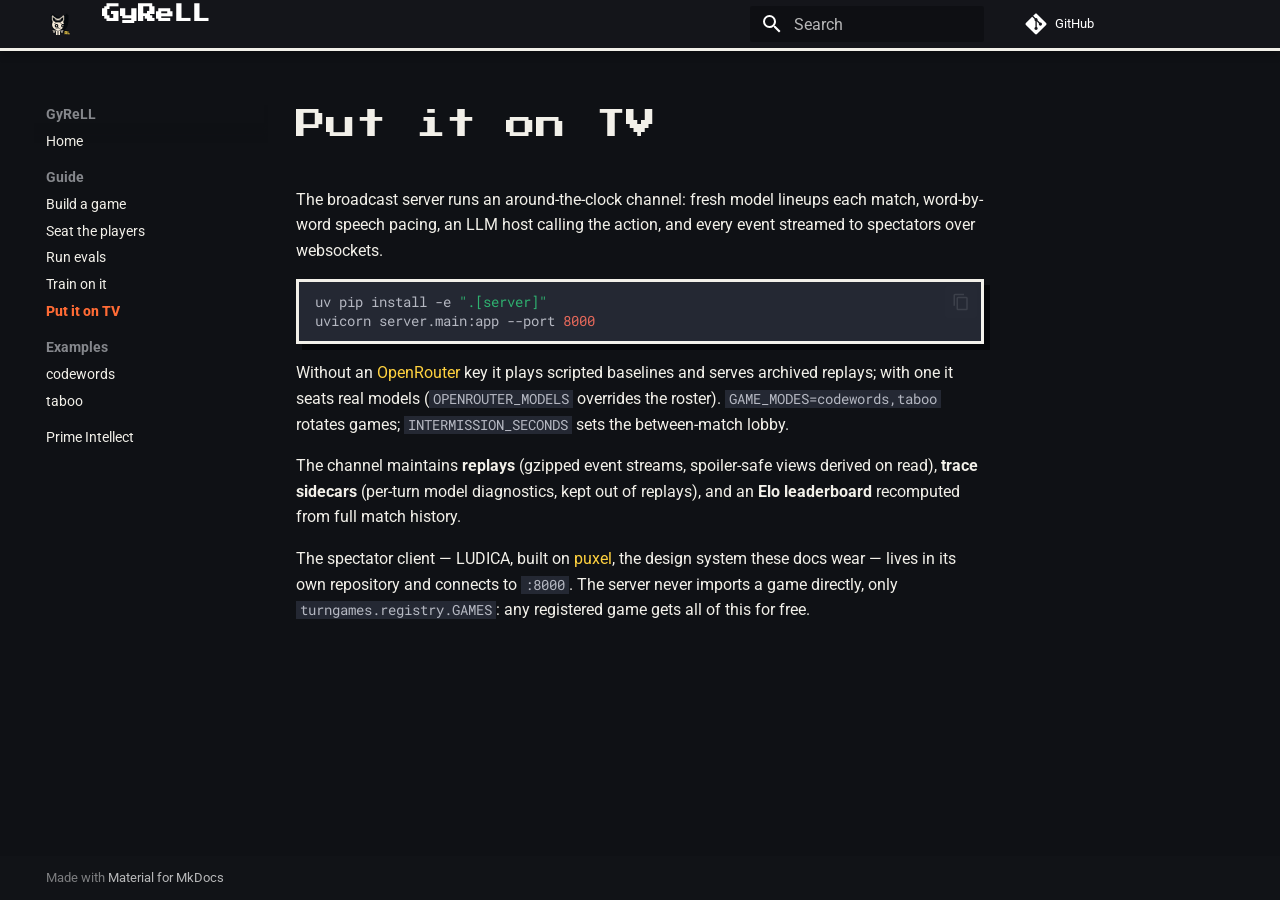
<file: guide/broadcast/index.html>
<!doctype html>
<html lang="en" class="no-js">
  <head>
    
      <meta charset="utf-8">
      <meta name="viewport" content="width=device-width,initial-scale=1">
      
        <meta name="description" content="gyre's RL environment for ludic learning">
      
      
      
        <link rel="canonical" href="https://gyrell.hyperplex.org/guide/broadcast/">
      
      
        <link rel="prev" href="../rl-environment/">
      
      
        <link rel="next" href="../../examples/codewords/">
      
      
        
      
      
      <link rel="icon" href="../../assets/favicon.svg">
      <meta name="generator" content="mkdocs-1.6.1, mkdocs-material-9.7.6">
    
    
      
        <title>Put it on TV - GyReLL</title>
      
    
    
      <link rel="stylesheet" href="../../assets/stylesheets/main.484c7ddc.min.css">
      
        
        <link rel="stylesheet" href="../../assets/stylesheets/palette.ab4e12ef.min.css">
      
      


    
    
      
    
    
      
        
        
        <link rel="preconnect" href="https://fonts.gstatic.com" crossorigin>
        <link rel="stylesheet" href="https://fonts.googleapis.com/css?family=Roboto:300,300i,400,400i,700,700i%7CRoboto+Mono:400,400i,700,700i&display=fallback">
        <style>:root{--md-text-font:"Roboto";--md-code-font:"Roboto Mono"}</style>
      
    
    
      <link rel="stylesheet" href="../../stylesheets/puxel.css">
    
    <script>__md_scope=new URL("../..",location),__md_hash=e=>[...e].reduce(((e,_)=>(e<<5)-e+_.charCodeAt(0)),0),__md_get=(e,_=localStorage,t=__md_scope)=>JSON.parse(_.getItem(t.pathname+"."+e)),__md_set=(e,_,t=localStorage,a=__md_scope)=>{try{t.setItem(a.pathname+"."+e,JSON.stringify(_))}catch(e){}}</script>
    
      

    
    
  
  <link rel="apple-touch-icon" sizes="180x180" href="../../assets/apple-touch-icon.png">
  <link rel="icon" type="image/png" sizes="192x192" href="../../assets/icon-192.png">
  <link rel="icon" type="image/png" sizes="512x512" href="../../assets/icon-512.png">
  <link rel="manifest" href="../../assets/site.webmanifest">
  <meta name="theme-color" content="#0f1115">

  <!-- OpenGraph Meta Tags -->
  <meta property="og:type" content="website">
  <meta property="og:title" content="GyReLL — gyre's RL environment for ludic learning">
  <meta property="og:description" content="gyre's RL environment for ludic learning. Describe games as turngames specs and run baseline/LLM matches, Elo rankings, and an around-the-clock spectator show.">
  <meta property="og:url" content="https://gyrell.hyperplex.org/">
  <meta property="og:image" content="https://gyrell.hyperplex.org/assets/cover.webp">
  <meta property="og:image:type" content="image/webp">
  <meta property="og:image:width" content="1536">
  <meta property="og:image:height" content="1024">

  <!-- Twitter Meta Tags -->
  <meta name="twitter:card" content="summary_large_image">
  <meta name="twitter:title" content="GyReLL — gyre's RL environment for ludic learning">
  <meta name="twitter:description" content="gyre's RL environment for ludic learning. Describe games as turngames specs and run baseline/LLM matches, Elo rankings, and an around-the-clock spectator show.">
  <meta name="twitter:image" content="https://gyrell.hyperplex.org/assets/cover.webp">

  </head>
  
  
    
    
    
    
    
    <body dir="ltr" data-md-color-scheme="slate" data-md-color-primary="black" data-md-color-accent="amber">
  
    
    <input class="md-toggle" data-md-toggle="drawer" type="checkbox" id="__drawer" autocomplete="off">
    <input class="md-toggle" data-md-toggle="search" type="checkbox" id="__search" autocomplete="off">
    <label class="md-overlay" for="__drawer"></label>
    <div data-md-component="skip">
      
        
        <a href="#put-it-on-tv" class="md-skip">
          Skip to content
        </a>
      
    </div>
    <div data-md-component="announce">
      
    </div>
    
    
      

  

<header class="md-header md-header--shadow" data-md-component="header">
  <nav class="md-header__inner md-grid" aria-label="Header">
    <a href="../.." title="GyReLL" class="md-header__button md-logo" aria-label="GyReLL" data-md-component="logo">
      
  <img src="../../assets/favicon.svg" alt="logo">

    </a>
    <label class="md-header__button md-icon" for="__drawer">
      
      <svg xmlns="http://www.w3.org/2000/svg" viewBox="0 0 24 24"><path d="M3 6h18v2H3zm0 5h18v2H3zm0 5h18v2H3z"/></svg>
    </label>
    <div class="md-header__title" data-md-component="header-title">
      <div class="md-header__ellipsis">
        <div class="md-header__topic">
          <span class="md-ellipsis">
            GyReLL
          </span>
        </div>
        <div class="md-header__topic" data-md-component="header-topic">
          <span class="md-ellipsis">
            
              Put it on TV
            
          </span>
        </div>
      </div>
    </div>
    
      
    
    
    
    
      
      
        <label class="md-header__button md-icon" for="__search">
          
          <svg xmlns="http://www.w3.org/2000/svg" viewBox="0 0 24 24"><path d="M9.5 3A6.5 6.5 0 0 1 16 9.5c0 1.61-.59 3.09-1.56 4.23l.27.27h.79l5 5-1.5 1.5-5-5v-.79l-.27-.27A6.52 6.52 0 0 1 9.5 16 6.5 6.5 0 0 1 3 9.5 6.5 6.5 0 0 1 9.5 3m0 2C7 5 5 7 5 9.5S7 14 9.5 14 14 12 14 9.5 12 5 9.5 5"/></svg>
        </label>
        <div class="md-search" data-md-component="search" role="dialog">
  <label class="md-search__overlay" for="__search"></label>
  <div class="md-search__inner" role="search">
    <form class="md-search__form" name="search">
      <input type="text" class="md-search__input" name="query" aria-label="Search" placeholder="Search" autocapitalize="off" autocorrect="off" autocomplete="off" spellcheck="false" data-md-component="search-query" required>
      <label class="md-search__icon md-icon" for="__search">
        
        <svg xmlns="http://www.w3.org/2000/svg" viewBox="0 0 24 24"><path d="M9.5 3A6.5 6.5 0 0 1 16 9.5c0 1.61-.59 3.09-1.56 4.23l.27.27h.79l5 5-1.5 1.5-5-5v-.79l-.27-.27A6.52 6.52 0 0 1 9.5 16 6.5 6.5 0 0 1 3 9.5 6.5 6.5 0 0 1 9.5 3m0 2C7 5 5 7 5 9.5S7 14 9.5 14 14 12 14 9.5 12 5 9.5 5"/></svg>
        
        <svg xmlns="http://www.w3.org/2000/svg" viewBox="0 0 24 24"><path d="M20 11v2H8l5.5 5.5-1.42 1.42L4.16 12l7.92-7.92L13.5 5.5 8 11z"/></svg>
      </label>
      <nav class="md-search__options" aria-label="Search">
        
        <button type="reset" class="md-search__icon md-icon" title="Clear" aria-label="Clear" tabindex="-1">
          
          <svg xmlns="http://www.w3.org/2000/svg" viewBox="0 0 24 24"><path d="M19 6.41 17.59 5 12 10.59 6.41 5 5 6.41 10.59 12 5 17.59 6.41 19 12 13.41 17.59 19 19 17.59 13.41 12z"/></svg>
        </button>
      </nav>
      
    </form>
    <div class="md-search__output">
      <div class="md-search__scrollwrap" tabindex="0" data-md-scrollfix>
        <div class="md-search-result" data-md-component="search-result">
          <div class="md-search-result__meta">
            Initializing search
          </div>
          <ol class="md-search-result__list" role="presentation"></ol>
        </div>
      </div>
    </div>
  </div>
</div>
      
    
    
      <div class="md-header__source">
        <a href="https://github.com/lumpenspace/gyrell" title="Go to repository" class="md-source" data-md-component="source">
  <div class="md-source__icon md-icon">
    
    <svg xmlns="http://www.w3.org/2000/svg" viewBox="0 0 448 512"><!--! Font Awesome Free 7.1.0 by @fontawesome - https://fontawesome.com License - https://fontawesome.com/license/free (Icons: CC BY 4.0, Fonts: SIL OFL 1.1, Code: MIT License) Copyright 2025 Fonticons, Inc.--><path d="M439.6 236.1 244 40.5c-5.4-5.5-12.8-8.5-20.4-8.5s-15 3-20.4 8.4L162.5 81l51.5 51.5c27.1-9.1 52.7 16.8 43.4 43.7l49.7 49.7c34.2-11.8 61.2 31 35.5 56.7-26.5 26.5-70.2-2.9-56-37.3L240.3 199v121.9c25.3 12.5 22.3 41.8 9.1 55-6.4 6.4-15.2 10.1-24.3 10.1s-17.8-3.6-24.3-10.1c-17.6-17.6-11.1-46.9 11.2-56v-123c-20.8-8.5-24.6-30.7-18.6-45L142.6 101 8.5 235.1C3 240.6 0 247.9 0 255.5s3 15 8.5 20.4l195.6 195.7c5.4 5.4 12.7 8.4 20.4 8.4s15-3 20.4-8.4l194.7-194.7c5.4-5.4 8.4-12.8 8.4-20.4s-3-15-8.4-20.4"/></svg>
  </div>
  <div class="md-source__repository">
    GitHub
  </div>
</a>
      </div>
    
  </nav>
  
</header>
    
    <div class="md-container" data-md-component="container">
      
      
        
          
        
      
      <main class="md-main" data-md-component="main">
        <div class="md-main__inner md-grid">
          
            
              
              <div class="md-sidebar md-sidebar--primary" data-md-component="sidebar" data-md-type="navigation" >
                <div class="md-sidebar__scrollwrap">
                  <div class="md-sidebar__inner">
                    



<nav class="md-nav md-nav--primary" aria-label="Navigation" data-md-level="0">
  <label class="md-nav__title" for="__drawer">
    <a href="../.." title="GyReLL" class="md-nav__button md-logo" aria-label="GyReLL" data-md-component="logo">
      
  <img src="../../assets/favicon.svg" alt="logo">

    </a>
    GyReLL
  </label>
  
    <div class="md-nav__source">
      <a href="https://github.com/lumpenspace/gyrell" title="Go to repository" class="md-source" data-md-component="source">
  <div class="md-source__icon md-icon">
    
    <svg xmlns="http://www.w3.org/2000/svg" viewBox="0 0 448 512"><!--! Font Awesome Free 7.1.0 by @fontawesome - https://fontawesome.com License - https://fontawesome.com/license/free (Icons: CC BY 4.0, Fonts: SIL OFL 1.1, Code: MIT License) Copyright 2025 Fonticons, Inc.--><path d="M439.6 236.1 244 40.5c-5.4-5.5-12.8-8.5-20.4-8.5s-15 3-20.4 8.4L162.5 81l51.5 51.5c27.1-9.1 52.7 16.8 43.4 43.7l49.7 49.7c34.2-11.8 61.2 31 35.5 56.7-26.5 26.5-70.2-2.9-56-37.3L240.3 199v121.9c25.3 12.5 22.3 41.8 9.1 55-6.4 6.4-15.2 10.1-24.3 10.1s-17.8-3.6-24.3-10.1c-17.6-17.6-11.1-46.9 11.2-56v-123c-20.8-8.5-24.6-30.7-18.6-45L142.6 101 8.5 235.1C3 240.6 0 247.9 0 255.5s3 15 8.5 20.4l195.6 195.7c5.4 5.4 12.7 8.4 20.4 8.4s15-3 20.4-8.4l194.7-194.7c5.4-5.4 8.4-12.8 8.4-20.4s-3-15-8.4-20.4"/></svg>
  </div>
  <div class="md-source__repository">
    GitHub
  </div>
</a>
    </div>
  
  <ul class="md-nav__list" data-md-scrollfix>
    
      
      
  
  
  
  
    <li class="md-nav__item">
      <a href="../.." class="md-nav__link">
        
  
  
  <span class="md-ellipsis">
    
  
    Home
  

    
  </span>
  
  

      </a>
    </li>
  

    
      
      
  
  
    
  
  
  
    
    
    
    
      
        
        
      
    
    
    <li class="md-nav__item md-nav__item--active md-nav__item--section md-nav__item--nested">
      
        
        
        <input class="md-nav__toggle md-toggle " type="checkbox" id="__nav_2" checked>
        
          
          <label class="md-nav__link" for="__nav_2" id="__nav_2_label" tabindex="">
            
  
  
  <span class="md-ellipsis">
    
  
    Guide
  

    
  </span>
  
  

            <span class="md-nav__icon md-icon"></span>
          </label>
        
        <nav class="md-nav" data-md-level="1" aria-labelledby="__nav_2_label" aria-expanded="true">
          <label class="md-nav__title" for="__nav_2">
            <span class="md-nav__icon md-icon"></span>
            
  
    Guide
  

          </label>
          <ul class="md-nav__list" data-md-scrollfix>
            
              
                
  
  
  
  
    <li class="md-nav__item">
      <a href="../build-a-game/" class="md-nav__link">
        
  
  
  <span class="md-ellipsis">
    
  
    Build a game
  

    
  </span>
  
  

      </a>
    </li>
  

              
            
              
                
  
  
  
  
    <li class="md-nav__item">
      <a href="../actors/" class="md-nav__link">
        
  
  
  <span class="md-ellipsis">
    
  
    Seat the players
  

    
  </span>
  
  

      </a>
    </li>
  

              
            
              
                
  
  
  
  
    <li class="md-nav__item">
      <a href="../evals/" class="md-nav__link">
        
  
  
  <span class="md-ellipsis">
    
  
    Run evals
  

    
  </span>
  
  

      </a>
    </li>
  

              
            
              
                
  
  
  
  
    <li class="md-nav__item">
      <a href="../rl-environment/" class="md-nav__link">
        
  
  
  <span class="md-ellipsis">
    
  
    Train on it
  

    
  </span>
  
  

      </a>
    </li>
  

              
            
              
                
  
  
    
  
  
  
    <li class="md-nav__item md-nav__item--active">
      
      <input class="md-nav__toggle md-toggle" type="checkbox" id="__toc">
      
      
        
      
      
      <a href="./" class="md-nav__link md-nav__link--active">
        
  
  
  <span class="md-ellipsis">
    
  
    Put it on TV
  

    
  </span>
  
  

      </a>
      
    </li>
  

              
            
          </ul>
        </nav>
      
    </li>
  

    
      
      
  
  
  
  
    
    
    
    
      
        
        
      
    
    
    <li class="md-nav__item md-nav__item--section md-nav__item--nested">
      
        
        
        <input class="md-nav__toggle md-toggle " type="checkbox" id="__nav_3" >
        
          
          <label class="md-nav__link" for="__nav_3" id="__nav_3_label" tabindex="">
            
  
  
  <span class="md-ellipsis">
    
  
    Examples
  

    
  </span>
  
  

            <span class="md-nav__icon md-icon"></span>
          </label>
        
        <nav class="md-nav" data-md-level="1" aria-labelledby="__nav_3_label" aria-expanded="false">
          <label class="md-nav__title" for="__nav_3">
            <span class="md-nav__icon md-icon"></span>
            
  
    Examples
  

          </label>
          <ul class="md-nav__list" data-md-scrollfix>
            
              
                
  
  
  
  
    <li class="md-nav__item">
      <a href="../../examples/codewords/" class="md-nav__link">
        
  
  
  <span class="md-ellipsis">
    
  
    codewords
  

    
  </span>
  
  

      </a>
    </li>
  

              
            
              
                
  
  
  
  
    <li class="md-nav__item">
      <a href="../../examples/taboo/" class="md-nav__link">
        
  
  
  <span class="md-ellipsis">
    
  
    taboo
  

    
  </span>
  
  

      </a>
    </li>
  

              
            
          </ul>
        </nav>
      
    </li>
  

    
      
      
  
  
  
  
    <li class="md-nav__item">
      <a href="../../prime-intellect/" class="md-nav__link">
        
  
  
  <span class="md-ellipsis">
    
  
    Prime Intellect
  

    
  </span>
  
  

      </a>
    </li>
  

    
  </ul>
</nav>
                  </div>
                </div>
              </div>
            
            
              
              <div class="md-sidebar md-sidebar--secondary" data-md-component="sidebar" data-md-type="toc" >
                <div class="md-sidebar__scrollwrap">
                  <div class="md-sidebar__inner">
                    

<nav class="md-nav md-nav--secondary" aria-label="Table of contents">
  
  
  
    
  
  
</nav>
                  </div>
                </div>
              </div>
            
          
          
            <div class="md-content" data-md-component="content">
              
              <article class="md-content__inner md-typeset">
                
                  


  
  


<h1 id="put-it-on-tv">Put it on TV</h1>
<p>The broadcast server runs an around-the-clock channel: fresh model lineups
each match, word-by-word speech pacing, an LLM host calling the action, and
every event streamed to spectators over websockets.</p>
<div class="highlight"><pre><span></span><code>uv<span class="w"> </span>pip<span class="w"> </span>install<span class="w"> </span>-e<span class="w"> </span><span class="s2">&quot;.[server]&quot;</span>
uvicorn<span class="w"> </span>server.main:app<span class="w"> </span>--port<span class="w"> </span><span class="m">8000</span>
</code></pre></div>
<p>Without an <a href="https://openrouter.ai">OpenRouter</a> key it plays scripted
baselines and serves archived replays; with one it seats real models
(<code>OPENROUTER_MODELS</code> overrides the roster). <code>GAME_MODES=codewords,taboo</code>
rotates games; <code>INTERMISSION_SECONDS</code> sets the between-match lobby.</p>
<p>The channel maintains <strong>replays</strong> (gzipped event streams, spoiler-safe
views derived on read), <strong>trace sidecars</strong> (per-turn model diagnostics,
kept out of replays), and an <strong>Elo leaderboard</strong> recomputed from full match
history.</p>
<p>The spectator client — LUDICA, built on
<a href="https://www.npmjs.com/package/puxel">puxel</a>, the design system these docs
wear — lives in its own repository and connects to <code>:8000</code>. The server
never imports a game directly, only <code>turngames.registry.GAMES</code>: any
registered game gets all of this for free.</p>












                
              </article>
            </div>
          
          
<script>var target=document.getElementById(location.hash.slice(1));target&&target.name&&(target.checked=target.name.startsWith("__tabbed_"))</script>
        </div>
        
      </main>
      
        <footer class="md-footer">
  
  <div class="md-footer-meta md-typeset">
    <div class="md-footer-meta__inner md-grid">
      <div class="md-copyright">
  
  
    Made with
    <a href="https://squidfunk.github.io/mkdocs-material/" target="_blank" rel="noopener">
      Material for MkDocs
    </a>
  
</div>
      
    </div>
  </div>
</footer>
      
    </div>
    <div class="md-dialog" data-md-component="dialog">
      <div class="md-dialog__inner md-typeset"></div>
    </div>
    
    
    
      
      
      <script id="__config" type="application/json">{"annotate": null, "base": "../..", "features": ["navigation.sections", "content.code.copy"], "search": "../../assets/javascripts/workers/search.2c215733.min.js", "tags": null, "translations": {"clipboard.copied": "Copied to clipboard", "clipboard.copy": "Copy to clipboard", "search.result.more.one": "1 more on this page", "search.result.more.other": "# more on this page", "search.result.none": "No matching documents", "search.result.one": "1 matching document", "search.result.other": "# matching documents", "search.result.placeholder": "Type to start searching", "search.result.term.missing": "Missing", "select.version": "Select version"}, "version": null}</script>
    
    
      <script src="../../assets/javascripts/bundle.79ae519e.min.js"></script>
      
    
  </body>
</html>
</file>
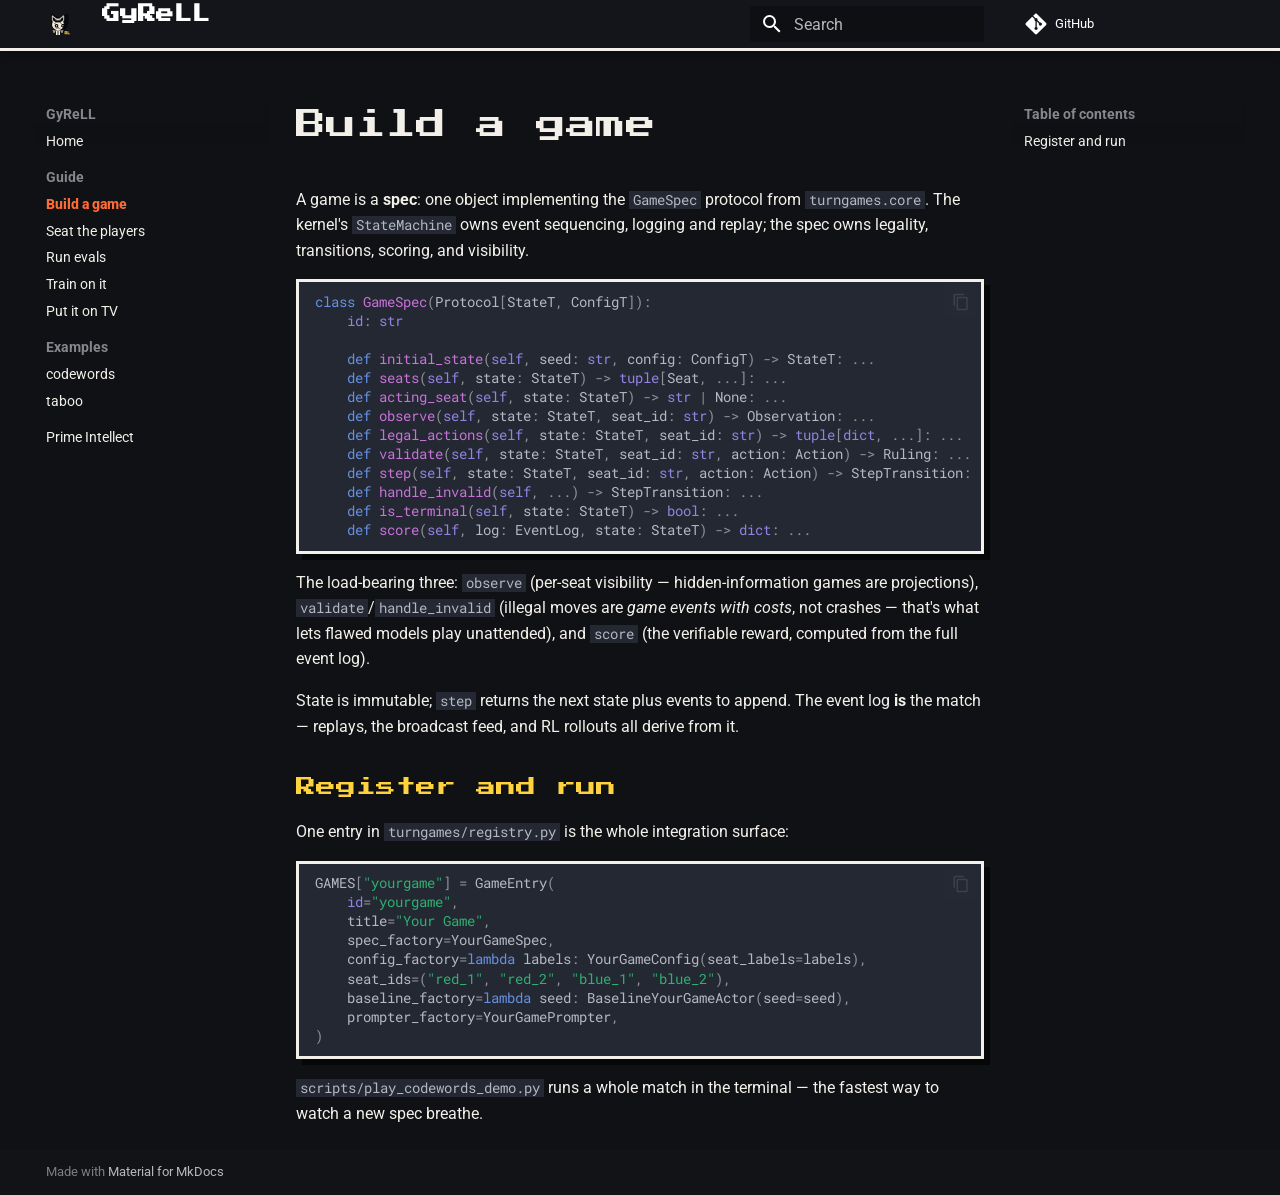
<file: guide/build-a-game/index.html>
<!doctype html>
<html lang="en" class="no-js">
  <head>
    
      <meta charset="utf-8">
      <meta name="viewport" content="width=device-width,initial-scale=1">
      
        <meta name="description" content="gyre's RL environment for ludic learning">
      
      
      
        <link rel="canonical" href="https://gyrell.hyperplex.org/guide/build-a-game/">
      
      
        <link rel="prev" href="../..">
      
      
        <link rel="next" href="../actors/">
      
      
        
      
      
      <link rel="icon" href="../../assets/favicon.svg">
      <meta name="generator" content="mkdocs-1.6.1, mkdocs-material-9.7.6">
    
    
      
        <title>Build a game - GyReLL</title>
      
    
    
      <link rel="stylesheet" href="../../assets/stylesheets/main.484c7ddc.min.css">
      
        
        <link rel="stylesheet" href="../../assets/stylesheets/palette.ab4e12ef.min.css">
      
      


    
    
      
    
    
      
        
        
        <link rel="preconnect" href="https://fonts.gstatic.com" crossorigin>
        <link rel="stylesheet" href="https://fonts.googleapis.com/css?family=Roboto:300,300i,400,400i,700,700i%7CRoboto+Mono:400,400i,700,700i&display=fallback">
        <style>:root{--md-text-font:"Roboto";--md-code-font:"Roboto Mono"}</style>
      
    
    
      <link rel="stylesheet" href="../../stylesheets/puxel.css">
    
    <script>__md_scope=new URL("../..",location),__md_hash=e=>[...e].reduce(((e,_)=>(e<<5)-e+_.charCodeAt(0)),0),__md_get=(e,_=localStorage,t=__md_scope)=>JSON.parse(_.getItem(t.pathname+"."+e)),__md_set=(e,_,t=localStorage,a=__md_scope)=>{try{t.setItem(a.pathname+"."+e,JSON.stringify(_))}catch(e){}}</script>
    
      

    
    
  
  <link rel="apple-touch-icon" sizes="180x180" href="../../assets/apple-touch-icon.png">
  <link rel="icon" type="image/png" sizes="192x192" href="../../assets/icon-192.png">
  <link rel="icon" type="image/png" sizes="512x512" href="../../assets/icon-512.png">
  <link rel="manifest" href="../../assets/site.webmanifest">
  <meta name="theme-color" content="#0f1115">

  <!-- OpenGraph Meta Tags -->
  <meta property="og:type" content="website">
  <meta property="og:title" content="GyReLL — gyre's RL environment for ludic learning">
  <meta property="og:description" content="gyre's RL environment for ludic learning. Describe games as turngames specs and run baseline/LLM matches, Elo rankings, and an around-the-clock spectator show.">
  <meta property="og:url" content="https://gyrell.hyperplex.org/">
  <meta property="og:image" content="https://gyrell.hyperplex.org/assets/cover.webp">
  <meta property="og:image:type" content="image/webp">
  <meta property="og:image:width" content="1536">
  <meta property="og:image:height" content="1024">

  <!-- Twitter Meta Tags -->
  <meta name="twitter:card" content="summary_large_image">
  <meta name="twitter:title" content="GyReLL — gyre's RL environment for ludic learning">
  <meta name="twitter:description" content="gyre's RL environment for ludic learning. Describe games as turngames specs and run baseline/LLM matches, Elo rankings, and an around-the-clock spectator show.">
  <meta name="twitter:image" content="https://gyrell.hyperplex.org/assets/cover.webp">

  </head>
  
  
    
    
    
    
    
    <body dir="ltr" data-md-color-scheme="slate" data-md-color-primary="black" data-md-color-accent="amber">
  
    
    <input class="md-toggle" data-md-toggle="drawer" type="checkbox" id="__drawer" autocomplete="off">
    <input class="md-toggle" data-md-toggle="search" type="checkbox" id="__search" autocomplete="off">
    <label class="md-overlay" for="__drawer"></label>
    <div data-md-component="skip">
      
        
        <a href="#build-a-game" class="md-skip">
          Skip to content
        </a>
      
    </div>
    <div data-md-component="announce">
      
    </div>
    
    
      

  

<header class="md-header md-header--shadow" data-md-component="header">
  <nav class="md-header__inner md-grid" aria-label="Header">
    <a href="../.." title="GyReLL" class="md-header__button md-logo" aria-label="GyReLL" data-md-component="logo">
      
  <img src="../../assets/favicon.svg" alt="logo">

    </a>
    <label class="md-header__button md-icon" for="__drawer">
      
      <svg xmlns="http://www.w3.org/2000/svg" viewBox="0 0 24 24"><path d="M3 6h18v2H3zm0 5h18v2H3zm0 5h18v2H3z"/></svg>
    </label>
    <div class="md-header__title" data-md-component="header-title">
      <div class="md-header__ellipsis">
        <div class="md-header__topic">
          <span class="md-ellipsis">
            GyReLL
          </span>
        </div>
        <div class="md-header__topic" data-md-component="header-topic">
          <span class="md-ellipsis">
            
              Build a game
            
          </span>
        </div>
      </div>
    </div>
    
      
    
    
    
    
      
      
        <label class="md-header__button md-icon" for="__search">
          
          <svg xmlns="http://www.w3.org/2000/svg" viewBox="0 0 24 24"><path d="M9.5 3A6.5 6.5 0 0 1 16 9.5c0 1.61-.59 3.09-1.56 4.23l.27.27h.79l5 5-1.5 1.5-5-5v-.79l-.27-.27A6.52 6.52 0 0 1 9.5 16 6.5 6.5 0 0 1 3 9.5 6.5 6.5 0 0 1 9.5 3m0 2C7 5 5 7 5 9.5S7 14 9.5 14 14 12 14 9.5 12 5 9.5 5"/></svg>
        </label>
        <div class="md-search" data-md-component="search" role="dialog">
  <label class="md-search__overlay" for="__search"></label>
  <div class="md-search__inner" role="search">
    <form class="md-search__form" name="search">
      <input type="text" class="md-search__input" name="query" aria-label="Search" placeholder="Search" autocapitalize="off" autocorrect="off" autocomplete="off" spellcheck="false" data-md-component="search-query" required>
      <label class="md-search__icon md-icon" for="__search">
        
        <svg xmlns="http://www.w3.org/2000/svg" viewBox="0 0 24 24"><path d="M9.5 3A6.5 6.5 0 0 1 16 9.5c0 1.61-.59 3.09-1.56 4.23l.27.27h.79l5 5-1.5 1.5-5-5v-.79l-.27-.27A6.52 6.52 0 0 1 9.5 16 6.5 6.5 0 0 1 3 9.5 6.5 6.5 0 0 1 9.5 3m0 2C7 5 5 7 5 9.5S7 14 9.5 14 14 12 14 9.5 12 5 9.5 5"/></svg>
        
        <svg xmlns="http://www.w3.org/2000/svg" viewBox="0 0 24 24"><path d="M20 11v2H8l5.5 5.5-1.42 1.42L4.16 12l7.92-7.92L13.5 5.5 8 11z"/></svg>
      </label>
      <nav class="md-search__options" aria-label="Search">
        
        <button type="reset" class="md-search__icon md-icon" title="Clear" aria-label="Clear" tabindex="-1">
          
          <svg xmlns="http://www.w3.org/2000/svg" viewBox="0 0 24 24"><path d="M19 6.41 17.59 5 12 10.59 6.41 5 5 6.41 10.59 12 5 17.59 6.41 19 12 13.41 17.59 19 19 17.59 13.41 12z"/></svg>
        </button>
      </nav>
      
    </form>
    <div class="md-search__output">
      <div class="md-search__scrollwrap" tabindex="0" data-md-scrollfix>
        <div class="md-search-result" data-md-component="search-result">
          <div class="md-search-result__meta">
            Initializing search
          </div>
          <ol class="md-search-result__list" role="presentation"></ol>
        </div>
      </div>
    </div>
  </div>
</div>
      
    
    
      <div class="md-header__source">
        <a href="https://github.com/lumpenspace/gyrell" title="Go to repository" class="md-source" data-md-component="source">
  <div class="md-source__icon md-icon">
    
    <svg xmlns="http://www.w3.org/2000/svg" viewBox="0 0 448 512"><!--! Font Awesome Free 7.1.0 by @fontawesome - https://fontawesome.com License - https://fontawesome.com/license/free (Icons: CC BY 4.0, Fonts: SIL OFL 1.1, Code: MIT License) Copyright 2025 Fonticons, Inc.--><path d="M439.6 236.1 244 40.5c-5.4-5.5-12.8-8.5-20.4-8.5s-15 3-20.4 8.4L162.5 81l51.5 51.5c27.1-9.1 52.7 16.8 43.4 43.7l49.7 49.7c34.2-11.8 61.2 31 35.5 56.7-26.5 26.5-70.2-2.9-56-37.3L240.3 199v121.9c25.3 12.5 22.3 41.8 9.1 55-6.4 6.4-15.2 10.1-24.3 10.1s-17.8-3.6-24.3-10.1c-17.6-17.6-11.1-46.9 11.2-56v-123c-20.8-8.5-24.6-30.7-18.6-45L142.6 101 8.5 235.1C3 240.6 0 247.9 0 255.5s3 15 8.5 20.4l195.6 195.7c5.4 5.4 12.7 8.4 20.4 8.4s15-3 20.4-8.4l194.7-194.7c5.4-5.4 8.4-12.8 8.4-20.4s-3-15-8.4-20.4"/></svg>
  </div>
  <div class="md-source__repository">
    GitHub
  </div>
</a>
      </div>
    
  </nav>
  
</header>
    
    <div class="md-container" data-md-component="container">
      
      
        
          
        
      
      <main class="md-main" data-md-component="main">
        <div class="md-main__inner md-grid">
          
            
              
              <div class="md-sidebar md-sidebar--primary" data-md-component="sidebar" data-md-type="navigation" >
                <div class="md-sidebar__scrollwrap">
                  <div class="md-sidebar__inner">
                    



<nav class="md-nav md-nav--primary" aria-label="Navigation" data-md-level="0">
  <label class="md-nav__title" for="__drawer">
    <a href="../.." title="GyReLL" class="md-nav__button md-logo" aria-label="GyReLL" data-md-component="logo">
      
  <img src="../../assets/favicon.svg" alt="logo">

    </a>
    GyReLL
  </label>
  
    <div class="md-nav__source">
      <a href="https://github.com/lumpenspace/gyrell" title="Go to repository" class="md-source" data-md-component="source">
  <div class="md-source__icon md-icon">
    
    <svg xmlns="http://www.w3.org/2000/svg" viewBox="0 0 448 512"><!--! Font Awesome Free 7.1.0 by @fontawesome - https://fontawesome.com License - https://fontawesome.com/license/free (Icons: CC BY 4.0, Fonts: SIL OFL 1.1, Code: MIT License) Copyright 2025 Fonticons, Inc.--><path d="M439.6 236.1 244 40.5c-5.4-5.5-12.8-8.5-20.4-8.5s-15 3-20.4 8.4L162.5 81l51.5 51.5c27.1-9.1 52.7 16.8 43.4 43.7l49.7 49.7c34.2-11.8 61.2 31 35.5 56.7-26.5 26.5-70.2-2.9-56-37.3L240.3 199v121.9c25.3 12.5 22.3 41.8 9.1 55-6.4 6.4-15.2 10.1-24.3 10.1s-17.8-3.6-24.3-10.1c-17.6-17.6-11.1-46.9 11.2-56v-123c-20.8-8.5-24.6-30.7-18.6-45L142.6 101 8.5 235.1C3 240.6 0 247.9 0 255.5s3 15 8.5 20.4l195.6 195.7c5.4 5.4 12.7 8.4 20.4 8.4s15-3 20.4-8.4l194.7-194.7c5.4-5.4 8.4-12.8 8.4-20.4s-3-15-8.4-20.4"/></svg>
  </div>
  <div class="md-source__repository">
    GitHub
  </div>
</a>
    </div>
  
  <ul class="md-nav__list" data-md-scrollfix>
    
      
      
  
  
  
  
    <li class="md-nav__item">
      <a href="../.." class="md-nav__link">
        
  
  
  <span class="md-ellipsis">
    
  
    Home
  

    
  </span>
  
  

      </a>
    </li>
  

    
      
      
  
  
    
  
  
  
    
    
    
    
      
        
        
      
    
    
    <li class="md-nav__item md-nav__item--active md-nav__item--section md-nav__item--nested">
      
        
        
        <input class="md-nav__toggle md-toggle " type="checkbox" id="__nav_2" checked>
        
          
          <label class="md-nav__link" for="__nav_2" id="__nav_2_label" tabindex="">
            
  
  
  <span class="md-ellipsis">
    
  
    Guide
  

    
  </span>
  
  

            <span class="md-nav__icon md-icon"></span>
          </label>
        
        <nav class="md-nav" data-md-level="1" aria-labelledby="__nav_2_label" aria-expanded="true">
          <label class="md-nav__title" for="__nav_2">
            <span class="md-nav__icon md-icon"></span>
            
  
    Guide
  

          </label>
          <ul class="md-nav__list" data-md-scrollfix>
            
              
                
  
  
    
  
  
  
    <li class="md-nav__item md-nav__item--active">
      
      <input class="md-nav__toggle md-toggle" type="checkbox" id="__toc">
      
      
        
      
      
        <label class="md-nav__link md-nav__link--active" for="__toc">
          
  
  
  <span class="md-ellipsis">
    
  
    Build a game
  

    
  </span>
  
  

          <span class="md-nav__icon md-icon"></span>
        </label>
      
      <a href="./" class="md-nav__link md-nav__link--active">
        
  
  
  <span class="md-ellipsis">
    
  
    Build a game
  

    
  </span>
  
  

      </a>
      
        

<nav class="md-nav md-nav--secondary" aria-label="Table of contents">
  
  
  
    
  
  
    <label class="md-nav__title" for="__toc">
      <span class="md-nav__icon md-icon"></span>
      Table of contents
    </label>
    <ul class="md-nav__list" data-md-component="toc" data-md-scrollfix>
      
        <li class="md-nav__item">
  <a href="#register-and-run" class="md-nav__link">
    <span class="md-ellipsis">
      
        Register and run
      
    </span>
  </a>
  
</li>
      
    </ul>
  
</nav>
      
    </li>
  

              
            
              
                
  
  
  
  
    <li class="md-nav__item">
      <a href="../actors/" class="md-nav__link">
        
  
  
  <span class="md-ellipsis">
    
  
    Seat the players
  

    
  </span>
  
  

      </a>
    </li>
  

              
            
              
                
  
  
  
  
    <li class="md-nav__item">
      <a href="../evals/" class="md-nav__link">
        
  
  
  <span class="md-ellipsis">
    
  
    Run evals
  

    
  </span>
  
  

      </a>
    </li>
  

              
            
              
                
  
  
  
  
    <li class="md-nav__item">
      <a href="../rl-environment/" class="md-nav__link">
        
  
  
  <span class="md-ellipsis">
    
  
    Train on it
  

    
  </span>
  
  

      </a>
    </li>
  

              
            
              
                
  
  
  
  
    <li class="md-nav__item">
      <a href="../broadcast/" class="md-nav__link">
        
  
  
  <span class="md-ellipsis">
    
  
    Put it on TV
  

    
  </span>
  
  

      </a>
    </li>
  

              
            
          </ul>
        </nav>
      
    </li>
  

    
      
      
  
  
  
  
    
    
    
    
      
        
        
      
    
    
    <li class="md-nav__item md-nav__item--section md-nav__item--nested">
      
        
        
        <input class="md-nav__toggle md-toggle " type="checkbox" id="__nav_3" >
        
          
          <label class="md-nav__link" for="__nav_3" id="__nav_3_label" tabindex="">
            
  
  
  <span class="md-ellipsis">
    
  
    Examples
  

    
  </span>
  
  

            <span class="md-nav__icon md-icon"></span>
          </label>
        
        <nav class="md-nav" data-md-level="1" aria-labelledby="__nav_3_label" aria-expanded="false">
          <label class="md-nav__title" for="__nav_3">
            <span class="md-nav__icon md-icon"></span>
            
  
    Examples
  

          </label>
          <ul class="md-nav__list" data-md-scrollfix>
            
              
                
  
  
  
  
    <li class="md-nav__item">
      <a href="../../examples/codewords/" class="md-nav__link">
        
  
  
  <span class="md-ellipsis">
    
  
    codewords
  

    
  </span>
  
  

      </a>
    </li>
  

              
            
              
                
  
  
  
  
    <li class="md-nav__item">
      <a href="../../examples/taboo/" class="md-nav__link">
        
  
  
  <span class="md-ellipsis">
    
  
    taboo
  

    
  </span>
  
  

      </a>
    </li>
  

              
            
          </ul>
        </nav>
      
    </li>
  

    
      
      
  
  
  
  
    <li class="md-nav__item">
      <a href="../../prime-intellect/" class="md-nav__link">
        
  
  
  <span class="md-ellipsis">
    
  
    Prime Intellect
  

    
  </span>
  
  

      </a>
    </li>
  

    
  </ul>
</nav>
                  </div>
                </div>
              </div>
            
            
              
              <div class="md-sidebar md-sidebar--secondary" data-md-component="sidebar" data-md-type="toc" >
                <div class="md-sidebar__scrollwrap">
                  <div class="md-sidebar__inner">
                    

<nav class="md-nav md-nav--secondary" aria-label="Table of contents">
  
  
  
    
  
  
    <label class="md-nav__title" for="__toc">
      <span class="md-nav__icon md-icon"></span>
      Table of contents
    </label>
    <ul class="md-nav__list" data-md-component="toc" data-md-scrollfix>
      
        <li class="md-nav__item">
  <a href="#register-and-run" class="md-nav__link">
    <span class="md-ellipsis">
      
        Register and run
      
    </span>
  </a>
  
</li>
      
    </ul>
  
</nav>
                  </div>
                </div>
              </div>
            
          
          
            <div class="md-content" data-md-component="content">
              
              <article class="md-content__inner md-typeset">
                
                  


  
  


<h1 id="build-a-game">Build a game</h1>
<p>A game is a <strong>spec</strong>: one object implementing the <code>GameSpec</code> protocol from
<code>turngames.core</code>. The kernel's <code>StateMachine</code> owns event sequencing, logging
and replay; the spec owns legality, transitions, scoring, and visibility.</p>
<div class="highlight"><pre><span></span><code><span class="k">class</span><span class="w"> </span><span class="nc">GameSpec</span><span class="p">(</span><span class="n">Protocol</span><span class="p">[</span><span class="n">StateT</span><span class="p">,</span> <span class="n">ConfigT</span><span class="p">]):</span>
    <span class="nb">id</span><span class="p">:</span> <span class="nb">str</span>

    <span class="k">def</span><span class="w"> </span><span class="nf">initial_state</span><span class="p">(</span><span class="bp">self</span><span class="p">,</span> <span class="n">seed</span><span class="p">:</span> <span class="nb">str</span><span class="p">,</span> <span class="n">config</span><span class="p">:</span> <span class="n">ConfigT</span><span class="p">)</span> <span class="o">-&gt;</span> <span class="n">StateT</span><span class="p">:</span> <span class="o">...</span>
    <span class="k">def</span><span class="w"> </span><span class="nf">seats</span><span class="p">(</span><span class="bp">self</span><span class="p">,</span> <span class="n">state</span><span class="p">:</span> <span class="n">StateT</span><span class="p">)</span> <span class="o">-&gt;</span> <span class="nb">tuple</span><span class="p">[</span><span class="n">Seat</span><span class="p">,</span> <span class="o">...</span><span class="p">]:</span> <span class="o">...</span>
    <span class="k">def</span><span class="w"> </span><span class="nf">acting_seat</span><span class="p">(</span><span class="bp">self</span><span class="p">,</span> <span class="n">state</span><span class="p">:</span> <span class="n">StateT</span><span class="p">)</span> <span class="o">-&gt;</span> <span class="nb">str</span> <span class="o">|</span> <span class="kc">None</span><span class="p">:</span> <span class="o">...</span>
    <span class="k">def</span><span class="w"> </span><span class="nf">observe</span><span class="p">(</span><span class="bp">self</span><span class="p">,</span> <span class="n">state</span><span class="p">:</span> <span class="n">StateT</span><span class="p">,</span> <span class="n">seat_id</span><span class="p">:</span> <span class="nb">str</span><span class="p">)</span> <span class="o">-&gt;</span> <span class="n">Observation</span><span class="p">:</span> <span class="o">...</span>
    <span class="k">def</span><span class="w"> </span><span class="nf">legal_actions</span><span class="p">(</span><span class="bp">self</span><span class="p">,</span> <span class="n">state</span><span class="p">:</span> <span class="n">StateT</span><span class="p">,</span> <span class="n">seat_id</span><span class="p">:</span> <span class="nb">str</span><span class="p">)</span> <span class="o">-&gt;</span> <span class="nb">tuple</span><span class="p">[</span><span class="nb">dict</span><span class="p">,</span> <span class="o">...</span><span class="p">]:</span> <span class="o">...</span>
    <span class="k">def</span><span class="w"> </span><span class="nf">validate</span><span class="p">(</span><span class="bp">self</span><span class="p">,</span> <span class="n">state</span><span class="p">:</span> <span class="n">StateT</span><span class="p">,</span> <span class="n">seat_id</span><span class="p">:</span> <span class="nb">str</span><span class="p">,</span> <span class="n">action</span><span class="p">:</span> <span class="n">Action</span><span class="p">)</span> <span class="o">-&gt;</span> <span class="n">Ruling</span><span class="p">:</span> <span class="o">...</span>
    <span class="k">def</span><span class="w"> </span><span class="nf">step</span><span class="p">(</span><span class="bp">self</span><span class="p">,</span> <span class="n">state</span><span class="p">:</span> <span class="n">StateT</span><span class="p">,</span> <span class="n">seat_id</span><span class="p">:</span> <span class="nb">str</span><span class="p">,</span> <span class="n">action</span><span class="p">:</span> <span class="n">Action</span><span class="p">)</span> <span class="o">-&gt;</span> <span class="n">StepTransition</span><span class="p">:</span> <span class="o">...</span>
    <span class="k">def</span><span class="w"> </span><span class="nf">handle_invalid</span><span class="p">(</span><span class="bp">self</span><span class="p">,</span> <span class="o">...</span><span class="p">)</span> <span class="o">-&gt;</span> <span class="n">StepTransition</span><span class="p">:</span> <span class="o">...</span>
    <span class="k">def</span><span class="w"> </span><span class="nf">is_terminal</span><span class="p">(</span><span class="bp">self</span><span class="p">,</span> <span class="n">state</span><span class="p">:</span> <span class="n">StateT</span><span class="p">)</span> <span class="o">-&gt;</span> <span class="nb">bool</span><span class="p">:</span> <span class="o">...</span>
    <span class="k">def</span><span class="w"> </span><span class="nf">score</span><span class="p">(</span><span class="bp">self</span><span class="p">,</span> <span class="n">log</span><span class="p">:</span> <span class="n">EventLog</span><span class="p">,</span> <span class="n">state</span><span class="p">:</span> <span class="n">StateT</span><span class="p">)</span> <span class="o">-&gt;</span> <span class="nb">dict</span><span class="p">:</span> <span class="o">...</span>
</code></pre></div>
<p>The load-bearing three: <code>observe</code> (per-seat visibility — hidden-information
games are projections), <code>validate</code>/<code>handle_invalid</code> (illegal moves are
<em>game events with costs</em>, not crashes — that's what lets flawed models play
unattended), and <code>score</code> (the verifiable reward, computed from the full
event log).</p>
<p>State is immutable; <code>step</code> returns the next state plus events to append.
The event log <strong>is</strong> the match — replays, the broadcast feed, and RL
rollouts all derive from it.</p>
<h2 id="register-and-run">Register and run</h2>
<p>One entry in <code>turngames/registry.py</code> is the whole integration surface:</p>
<div class="highlight"><pre><span></span><code><span class="n">GAMES</span><span class="p">[</span><span class="s2">&quot;yourgame&quot;</span><span class="p">]</span> <span class="o">=</span> <span class="n">GameEntry</span><span class="p">(</span>
    <span class="nb">id</span><span class="o">=</span><span class="s2">&quot;yourgame&quot;</span><span class="p">,</span>
    <span class="n">title</span><span class="o">=</span><span class="s2">&quot;Your Game&quot;</span><span class="p">,</span>
    <span class="n">spec_factory</span><span class="o">=</span><span class="n">YourGameSpec</span><span class="p">,</span>
    <span class="n">config_factory</span><span class="o">=</span><span class="k">lambda</span> <span class="n">labels</span><span class="p">:</span> <span class="n">YourGameConfig</span><span class="p">(</span><span class="n">seat_labels</span><span class="o">=</span><span class="n">labels</span><span class="p">),</span>
    <span class="n">seat_ids</span><span class="o">=</span><span class="p">(</span><span class="s2">&quot;red_1&quot;</span><span class="p">,</span> <span class="s2">&quot;red_2&quot;</span><span class="p">,</span> <span class="s2">&quot;blue_1&quot;</span><span class="p">,</span> <span class="s2">&quot;blue_2&quot;</span><span class="p">),</span>
    <span class="n">baseline_factory</span><span class="o">=</span><span class="k">lambda</span> <span class="n">seed</span><span class="p">:</span> <span class="n">BaselineYourGameActor</span><span class="p">(</span><span class="n">seed</span><span class="o">=</span><span class="n">seed</span><span class="p">),</span>
    <span class="n">prompter_factory</span><span class="o">=</span><span class="n">YourGamePrompter</span><span class="p">,</span>
<span class="p">)</span>
</code></pre></div>
<p><code>scripts/play_codewords_demo.py</code> runs a whole match in the terminal — the
fastest way to watch a new spec breathe.</p>












                
              </article>
            </div>
          
          
<script>var target=document.getElementById(location.hash.slice(1));target&&target.name&&(target.checked=target.name.startsWith("__tabbed_"))</script>
        </div>
        
      </main>
      
        <footer class="md-footer">
  
  <div class="md-footer-meta md-typeset">
    <div class="md-footer-meta__inner md-grid">
      <div class="md-copyright">
  
  
    Made with
    <a href="https://squidfunk.github.io/mkdocs-material/" target="_blank" rel="noopener">
      Material for MkDocs
    </a>
  
</div>
      
    </div>
  </div>
</footer>
      
    </div>
    <div class="md-dialog" data-md-component="dialog">
      <div class="md-dialog__inner md-typeset"></div>
    </div>
    
    
    
      
      
      <script id="__config" type="application/json">{"annotate": null, "base": "../..", "features": ["navigation.sections", "content.code.copy"], "search": "../../assets/javascripts/workers/search.2c215733.min.js", "tags": null, "translations": {"clipboard.copied": "Copied to clipboard", "clipboard.copy": "Copy to clipboard", "search.result.more.one": "1 more on this page", "search.result.more.other": "# more on this page", "search.result.none": "No matching documents", "search.result.one": "1 matching document", "search.result.other": "# matching documents", "search.result.placeholder": "Type to start searching", "search.result.term.missing": "Missing", "select.version": "Select version"}, "version": null}</script>
    
    
      <script src="../../assets/javascripts/bundle.79ae519e.min.js"></script>
      
    
  </body>
</html>
</file>
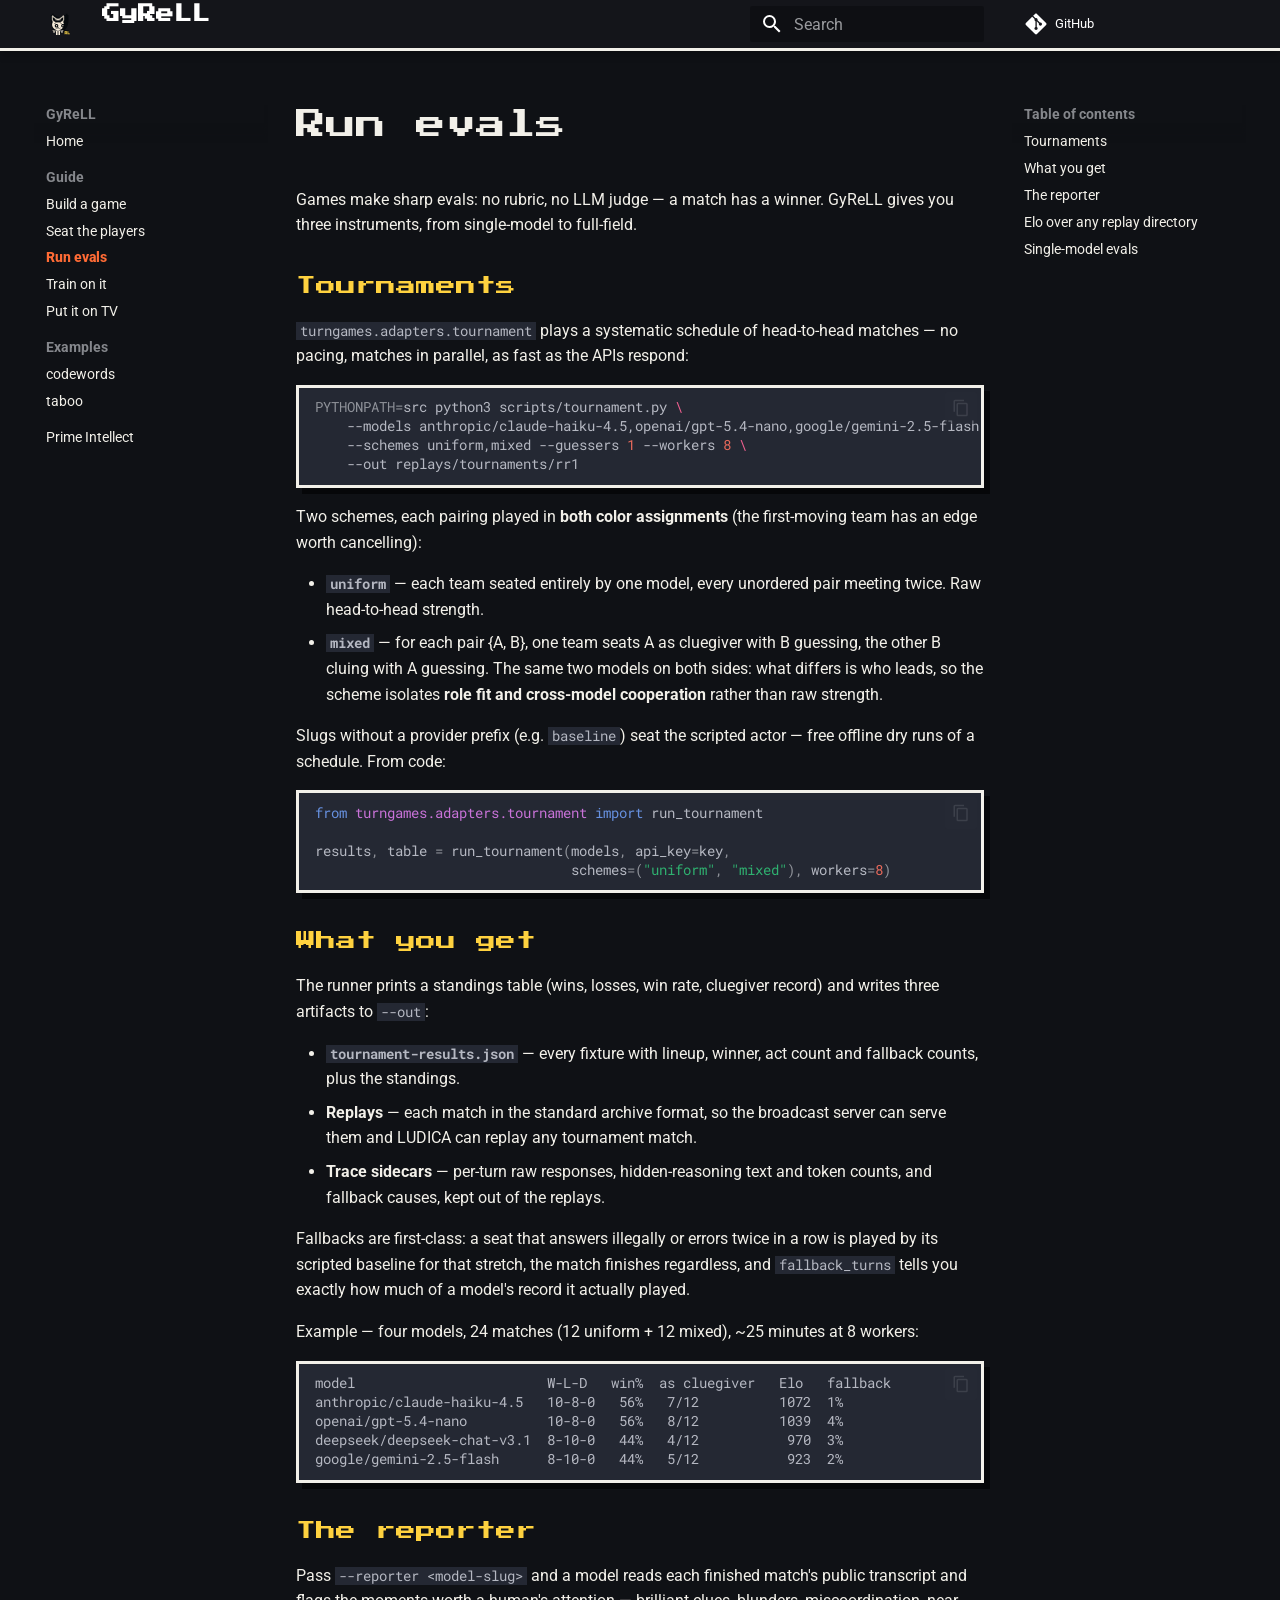
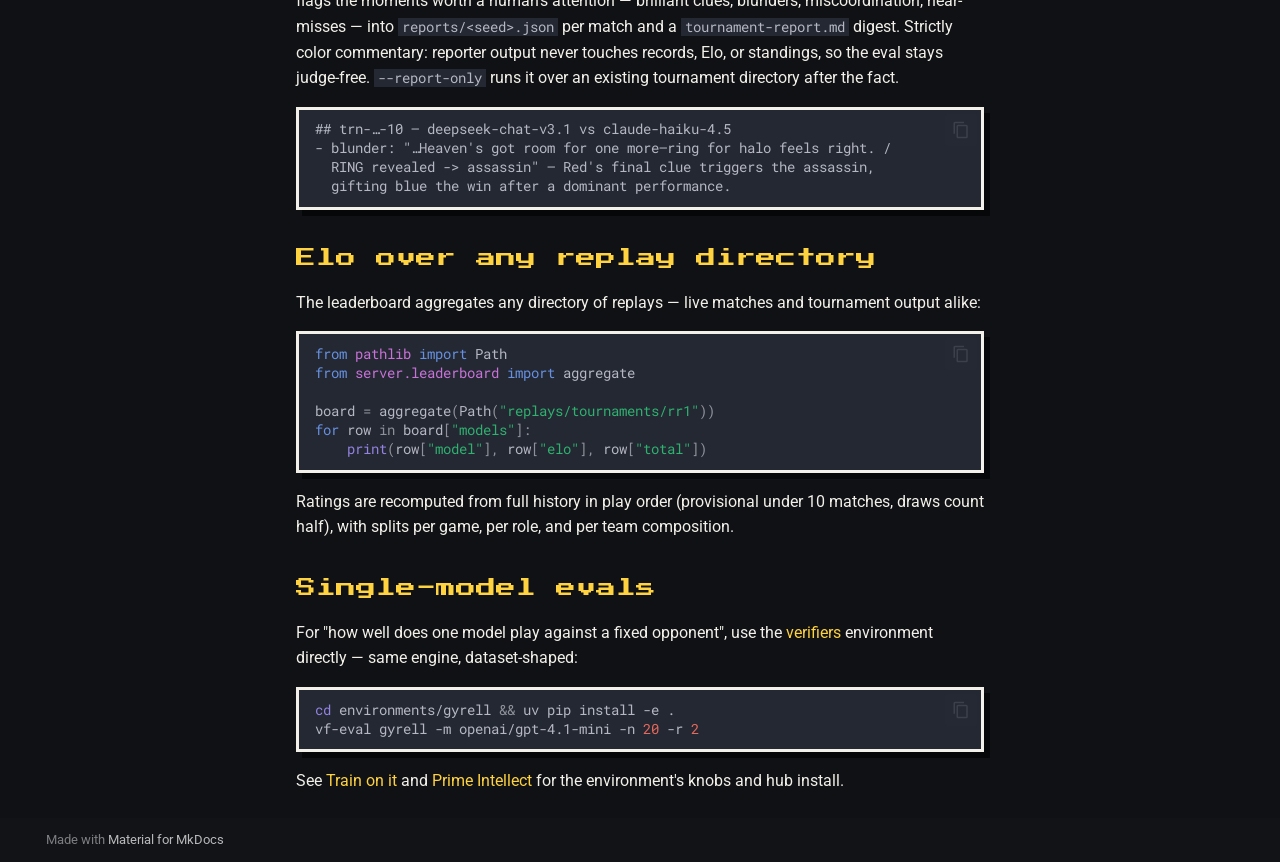
<file: guide/evals/index.html>
<!doctype html>
<html lang="en" class="no-js">
  <head>
    
      <meta charset="utf-8">
      <meta name="viewport" content="width=device-width,initial-scale=1">
      
        <meta name="description" content="gyre's RL environment for ludic learning">
      
      
      
        <link rel="canonical" href="https://gyrell.hyperplex.org/guide/evals/">
      
      
        <link rel="prev" href="../actors/">
      
      
        <link rel="next" href="../rl-environment/">
      
      
        
      
      
      <link rel="icon" href="../../assets/favicon.svg">
      <meta name="generator" content="mkdocs-1.6.1, mkdocs-material-9.7.6">
    
    
      
        <title>Run evals - GyReLL</title>
      
    
    
      <link rel="stylesheet" href="../../assets/stylesheets/main.484c7ddc.min.css">
      
        
        <link rel="stylesheet" href="../../assets/stylesheets/palette.ab4e12ef.min.css">
      
      


    
    
      
    
    
      
        
        
        <link rel="preconnect" href="https://fonts.gstatic.com" crossorigin>
        <link rel="stylesheet" href="https://fonts.googleapis.com/css?family=Roboto:300,300i,400,400i,700,700i%7CRoboto+Mono:400,400i,700,700i&display=fallback">
        <style>:root{--md-text-font:"Roboto";--md-code-font:"Roboto Mono"}</style>
      
    
    
      <link rel="stylesheet" href="../../stylesheets/puxel.css">
    
    <script>__md_scope=new URL("../..",location),__md_hash=e=>[...e].reduce(((e,_)=>(e<<5)-e+_.charCodeAt(0)),0),__md_get=(e,_=localStorage,t=__md_scope)=>JSON.parse(_.getItem(t.pathname+"."+e)),__md_set=(e,_,t=localStorage,a=__md_scope)=>{try{t.setItem(a.pathname+"."+e,JSON.stringify(_))}catch(e){}}</script>
    
      

    
    
  
  <link rel="apple-touch-icon" sizes="180x180" href="../../assets/apple-touch-icon.png">
  <link rel="icon" type="image/png" sizes="192x192" href="../../assets/icon-192.png">
  <link rel="icon" type="image/png" sizes="512x512" href="../../assets/icon-512.png">
  <link rel="manifest" href="../../assets/site.webmanifest">
  <meta name="theme-color" content="#0f1115">

  <!-- OpenGraph Meta Tags -->
  <meta property="og:type" content="website">
  <meta property="og:title" content="GyReLL — gyre's RL environment for ludic learning">
  <meta property="og:description" content="gyre's RL environment for ludic learning. Describe games as turngames specs and run baseline/LLM matches, Elo rankings, and an around-the-clock spectator show.">
  <meta property="og:url" content="https://gyrell.hyperplex.org/">
  <meta property="og:image" content="https://gyrell.hyperplex.org/assets/cover.webp">
  <meta property="og:image:type" content="image/webp">
  <meta property="og:image:width" content="1536">
  <meta property="og:image:height" content="1024">

  <!-- Twitter Meta Tags -->
  <meta name="twitter:card" content="summary_large_image">
  <meta name="twitter:title" content="GyReLL — gyre's RL environment for ludic learning">
  <meta name="twitter:description" content="gyre's RL environment for ludic learning. Describe games as turngames specs and run baseline/LLM matches, Elo rankings, and an around-the-clock spectator show.">
  <meta name="twitter:image" content="https://gyrell.hyperplex.org/assets/cover.webp">

  </head>
  
  
    
    
    
    
    
    <body dir="ltr" data-md-color-scheme="slate" data-md-color-primary="black" data-md-color-accent="amber">
  
    
    <input class="md-toggle" data-md-toggle="drawer" type="checkbox" id="__drawer" autocomplete="off">
    <input class="md-toggle" data-md-toggle="search" type="checkbox" id="__search" autocomplete="off">
    <label class="md-overlay" for="__drawer"></label>
    <div data-md-component="skip">
      
        
        <a href="#run-evals" class="md-skip">
          Skip to content
        </a>
      
    </div>
    <div data-md-component="announce">
      
    </div>
    
    
      

  

<header class="md-header md-header--shadow" data-md-component="header">
  <nav class="md-header__inner md-grid" aria-label="Header">
    <a href="../.." title="GyReLL" class="md-header__button md-logo" aria-label="GyReLL" data-md-component="logo">
      
  <img src="../../assets/favicon.svg" alt="logo">

    </a>
    <label class="md-header__button md-icon" for="__drawer">
      
      <svg xmlns="http://www.w3.org/2000/svg" viewBox="0 0 24 24"><path d="M3 6h18v2H3zm0 5h18v2H3zm0 5h18v2H3z"/></svg>
    </label>
    <div class="md-header__title" data-md-component="header-title">
      <div class="md-header__ellipsis">
        <div class="md-header__topic">
          <span class="md-ellipsis">
            GyReLL
          </span>
        </div>
        <div class="md-header__topic" data-md-component="header-topic">
          <span class="md-ellipsis">
            
              Run evals
            
          </span>
        </div>
      </div>
    </div>
    
      
    
    
    
    
      
      
        <label class="md-header__button md-icon" for="__search">
          
          <svg xmlns="http://www.w3.org/2000/svg" viewBox="0 0 24 24"><path d="M9.5 3A6.5 6.5 0 0 1 16 9.5c0 1.61-.59 3.09-1.56 4.23l.27.27h.79l5 5-1.5 1.5-5-5v-.79l-.27-.27A6.52 6.52 0 0 1 9.5 16 6.5 6.5 0 0 1 3 9.5 6.5 6.5 0 0 1 9.5 3m0 2C7 5 5 7 5 9.5S7 14 9.5 14 14 12 14 9.5 12 5 9.5 5"/></svg>
        </label>
        <div class="md-search" data-md-component="search" role="dialog">
  <label class="md-search__overlay" for="__search"></label>
  <div class="md-search__inner" role="search">
    <form class="md-search__form" name="search">
      <input type="text" class="md-search__input" name="query" aria-label="Search" placeholder="Search" autocapitalize="off" autocorrect="off" autocomplete="off" spellcheck="false" data-md-component="search-query" required>
      <label class="md-search__icon md-icon" for="__search">
        
        <svg xmlns="http://www.w3.org/2000/svg" viewBox="0 0 24 24"><path d="M9.5 3A6.5 6.5 0 0 1 16 9.5c0 1.61-.59 3.09-1.56 4.23l.27.27h.79l5 5-1.5 1.5-5-5v-.79l-.27-.27A6.52 6.52 0 0 1 9.5 16 6.5 6.5 0 0 1 3 9.5 6.5 6.5 0 0 1 9.5 3m0 2C7 5 5 7 5 9.5S7 14 9.5 14 14 12 14 9.5 12 5 9.5 5"/></svg>
        
        <svg xmlns="http://www.w3.org/2000/svg" viewBox="0 0 24 24"><path d="M20 11v2H8l5.5 5.5-1.42 1.42L4.16 12l7.92-7.92L13.5 5.5 8 11z"/></svg>
      </label>
      <nav class="md-search__options" aria-label="Search">
        
        <button type="reset" class="md-search__icon md-icon" title="Clear" aria-label="Clear" tabindex="-1">
          
          <svg xmlns="http://www.w3.org/2000/svg" viewBox="0 0 24 24"><path d="M19 6.41 17.59 5 12 10.59 6.41 5 5 6.41 10.59 12 5 17.59 6.41 19 12 13.41 17.59 19 19 17.59 13.41 12z"/></svg>
        </button>
      </nav>
      
    </form>
    <div class="md-search__output">
      <div class="md-search__scrollwrap" tabindex="0" data-md-scrollfix>
        <div class="md-search-result" data-md-component="search-result">
          <div class="md-search-result__meta">
            Initializing search
          </div>
          <ol class="md-search-result__list" role="presentation"></ol>
        </div>
      </div>
    </div>
  </div>
</div>
      
    
    
      <div class="md-header__source">
        <a href="https://github.com/lumpenspace/gyrell" title="Go to repository" class="md-source" data-md-component="source">
  <div class="md-source__icon md-icon">
    
    <svg xmlns="http://www.w3.org/2000/svg" viewBox="0 0 448 512"><!--! Font Awesome Free 7.1.0 by @fontawesome - https://fontawesome.com License - https://fontawesome.com/license/free (Icons: CC BY 4.0, Fonts: SIL OFL 1.1, Code: MIT License) Copyright 2025 Fonticons, Inc.--><path d="M439.6 236.1 244 40.5c-5.4-5.5-12.8-8.5-20.4-8.5s-15 3-20.4 8.4L162.5 81l51.5 51.5c27.1-9.1 52.7 16.8 43.4 43.7l49.7 49.7c34.2-11.8 61.2 31 35.5 56.7-26.5 26.5-70.2-2.9-56-37.3L240.3 199v121.9c25.3 12.5 22.3 41.8 9.1 55-6.4 6.4-15.2 10.1-24.3 10.1s-17.8-3.6-24.3-10.1c-17.6-17.6-11.1-46.9 11.2-56v-123c-20.8-8.5-24.6-30.7-18.6-45L142.6 101 8.5 235.1C3 240.6 0 247.9 0 255.5s3 15 8.5 20.4l195.6 195.7c5.4 5.4 12.7 8.4 20.4 8.4s15-3 20.4-8.4l194.7-194.7c5.4-5.4 8.4-12.8 8.4-20.4s-3-15-8.4-20.4"/></svg>
  </div>
  <div class="md-source__repository">
    GitHub
  </div>
</a>
      </div>
    
  </nav>
  
</header>
    
    <div class="md-container" data-md-component="container">
      
      
        
          
        
      
      <main class="md-main" data-md-component="main">
        <div class="md-main__inner md-grid">
          
            
              
              <div class="md-sidebar md-sidebar--primary" data-md-component="sidebar" data-md-type="navigation" >
                <div class="md-sidebar__scrollwrap">
                  <div class="md-sidebar__inner">
                    



<nav class="md-nav md-nav--primary" aria-label="Navigation" data-md-level="0">
  <label class="md-nav__title" for="__drawer">
    <a href="../.." title="GyReLL" class="md-nav__button md-logo" aria-label="GyReLL" data-md-component="logo">
      
  <img src="../../assets/favicon.svg" alt="logo">

    </a>
    GyReLL
  </label>
  
    <div class="md-nav__source">
      <a href="https://github.com/lumpenspace/gyrell" title="Go to repository" class="md-source" data-md-component="source">
  <div class="md-source__icon md-icon">
    
    <svg xmlns="http://www.w3.org/2000/svg" viewBox="0 0 448 512"><!--! Font Awesome Free 7.1.0 by @fontawesome - https://fontawesome.com License - https://fontawesome.com/license/free (Icons: CC BY 4.0, Fonts: SIL OFL 1.1, Code: MIT License) Copyright 2025 Fonticons, Inc.--><path d="M439.6 236.1 244 40.5c-5.4-5.5-12.8-8.5-20.4-8.5s-15 3-20.4 8.4L162.5 81l51.5 51.5c27.1-9.1 52.7 16.8 43.4 43.7l49.7 49.7c34.2-11.8 61.2 31 35.5 56.7-26.5 26.5-70.2-2.9-56-37.3L240.3 199v121.9c25.3 12.5 22.3 41.8 9.1 55-6.4 6.4-15.2 10.1-24.3 10.1s-17.8-3.6-24.3-10.1c-17.6-17.6-11.1-46.9 11.2-56v-123c-20.8-8.5-24.6-30.7-18.6-45L142.6 101 8.5 235.1C3 240.6 0 247.9 0 255.5s3 15 8.5 20.4l195.6 195.7c5.4 5.4 12.7 8.4 20.4 8.4s15-3 20.4-8.4l194.7-194.7c5.4-5.4 8.4-12.8 8.4-20.4s-3-15-8.4-20.4"/></svg>
  </div>
  <div class="md-source__repository">
    GitHub
  </div>
</a>
    </div>
  
  <ul class="md-nav__list" data-md-scrollfix>
    
      
      
  
  
  
  
    <li class="md-nav__item">
      <a href="../.." class="md-nav__link">
        
  
  
  <span class="md-ellipsis">
    
  
    Home
  

    
  </span>
  
  

      </a>
    </li>
  

    
      
      
  
  
    
  
  
  
    
    
    
    
      
        
        
      
    
    
    <li class="md-nav__item md-nav__item--active md-nav__item--section md-nav__item--nested">
      
        
        
        <input class="md-nav__toggle md-toggle " type="checkbox" id="__nav_2" checked>
        
          
          <label class="md-nav__link" for="__nav_2" id="__nav_2_label" tabindex="">
            
  
  
  <span class="md-ellipsis">
    
  
    Guide
  

    
  </span>
  
  

            <span class="md-nav__icon md-icon"></span>
          </label>
        
        <nav class="md-nav" data-md-level="1" aria-labelledby="__nav_2_label" aria-expanded="true">
          <label class="md-nav__title" for="__nav_2">
            <span class="md-nav__icon md-icon"></span>
            
  
    Guide
  

          </label>
          <ul class="md-nav__list" data-md-scrollfix>
            
              
                
  
  
  
  
    <li class="md-nav__item">
      <a href="../build-a-game/" class="md-nav__link">
        
  
  
  <span class="md-ellipsis">
    
  
    Build a game
  

    
  </span>
  
  

      </a>
    </li>
  

              
            
              
                
  
  
  
  
    <li class="md-nav__item">
      <a href="../actors/" class="md-nav__link">
        
  
  
  <span class="md-ellipsis">
    
  
    Seat the players
  

    
  </span>
  
  

      </a>
    </li>
  

              
            
              
                
  
  
    
  
  
  
    <li class="md-nav__item md-nav__item--active">
      
      <input class="md-nav__toggle md-toggle" type="checkbox" id="__toc">
      
      
        
      
      
        <label class="md-nav__link md-nav__link--active" for="__toc">
          
  
  
  <span class="md-ellipsis">
    
  
    Run evals
  

    
  </span>
  
  

          <span class="md-nav__icon md-icon"></span>
        </label>
      
      <a href="./" class="md-nav__link md-nav__link--active">
        
  
  
  <span class="md-ellipsis">
    
  
    Run evals
  

    
  </span>
  
  

      </a>
      
        

<nav class="md-nav md-nav--secondary" aria-label="Table of contents">
  
  
  
    
  
  
    <label class="md-nav__title" for="__toc">
      <span class="md-nav__icon md-icon"></span>
      Table of contents
    </label>
    <ul class="md-nav__list" data-md-component="toc" data-md-scrollfix>
      
        <li class="md-nav__item">
  <a href="#tournaments" class="md-nav__link">
    <span class="md-ellipsis">
      
        Tournaments
      
    </span>
  </a>
  
</li>
      
        <li class="md-nav__item">
  <a href="#what-you-get" class="md-nav__link">
    <span class="md-ellipsis">
      
        What you get
      
    </span>
  </a>
  
</li>
      
        <li class="md-nav__item">
  <a href="#the-reporter" class="md-nav__link">
    <span class="md-ellipsis">
      
        The reporter
      
    </span>
  </a>
  
</li>
      
        <li class="md-nav__item">
  <a href="#elo-over-any-replay-directory" class="md-nav__link">
    <span class="md-ellipsis">
      
        Elo over any replay directory
      
    </span>
  </a>
  
</li>
      
        <li class="md-nav__item">
  <a href="#single-model-evals" class="md-nav__link">
    <span class="md-ellipsis">
      
        Single-model evals
      
    </span>
  </a>
  
</li>
      
    </ul>
  
</nav>
      
    </li>
  

              
            
              
                
  
  
  
  
    <li class="md-nav__item">
      <a href="../rl-environment/" class="md-nav__link">
        
  
  
  <span class="md-ellipsis">
    
  
    Train on it
  

    
  </span>
  
  

      </a>
    </li>
  

              
            
              
                
  
  
  
  
    <li class="md-nav__item">
      <a href="../broadcast/" class="md-nav__link">
        
  
  
  <span class="md-ellipsis">
    
  
    Put it on TV
  

    
  </span>
  
  

      </a>
    </li>
  

              
            
          </ul>
        </nav>
      
    </li>
  

    
      
      
  
  
  
  
    
    
    
    
      
        
        
      
    
    
    <li class="md-nav__item md-nav__item--section md-nav__item--nested">
      
        
        
        <input class="md-nav__toggle md-toggle " type="checkbox" id="__nav_3" >
        
          
          <label class="md-nav__link" for="__nav_3" id="__nav_3_label" tabindex="">
            
  
  
  <span class="md-ellipsis">
    
  
    Examples
  

    
  </span>
  
  

            <span class="md-nav__icon md-icon"></span>
          </label>
        
        <nav class="md-nav" data-md-level="1" aria-labelledby="__nav_3_label" aria-expanded="false">
          <label class="md-nav__title" for="__nav_3">
            <span class="md-nav__icon md-icon"></span>
            
  
    Examples
  

          </label>
          <ul class="md-nav__list" data-md-scrollfix>
            
              
                
  
  
  
  
    <li class="md-nav__item">
      <a href="../../examples/codewords/" class="md-nav__link">
        
  
  
  <span class="md-ellipsis">
    
  
    codewords
  

    
  </span>
  
  

      </a>
    </li>
  

              
            
              
                
  
  
  
  
    <li class="md-nav__item">
      <a href="../../examples/taboo/" class="md-nav__link">
        
  
  
  <span class="md-ellipsis">
    
  
    taboo
  

    
  </span>
  
  

      </a>
    </li>
  

              
            
          </ul>
        </nav>
      
    </li>
  

    
      
      
  
  
  
  
    <li class="md-nav__item">
      <a href="../../prime-intellect/" class="md-nav__link">
        
  
  
  <span class="md-ellipsis">
    
  
    Prime Intellect
  

    
  </span>
  
  

      </a>
    </li>
  

    
  </ul>
</nav>
                  </div>
                </div>
              </div>
            
            
              
              <div class="md-sidebar md-sidebar--secondary" data-md-component="sidebar" data-md-type="toc" >
                <div class="md-sidebar__scrollwrap">
                  <div class="md-sidebar__inner">
                    

<nav class="md-nav md-nav--secondary" aria-label="Table of contents">
  
  
  
    
  
  
    <label class="md-nav__title" for="__toc">
      <span class="md-nav__icon md-icon"></span>
      Table of contents
    </label>
    <ul class="md-nav__list" data-md-component="toc" data-md-scrollfix>
      
        <li class="md-nav__item">
  <a href="#tournaments" class="md-nav__link">
    <span class="md-ellipsis">
      
        Tournaments
      
    </span>
  </a>
  
</li>
      
        <li class="md-nav__item">
  <a href="#what-you-get" class="md-nav__link">
    <span class="md-ellipsis">
      
        What you get
      
    </span>
  </a>
  
</li>
      
        <li class="md-nav__item">
  <a href="#the-reporter" class="md-nav__link">
    <span class="md-ellipsis">
      
        The reporter
      
    </span>
  </a>
  
</li>
      
        <li class="md-nav__item">
  <a href="#elo-over-any-replay-directory" class="md-nav__link">
    <span class="md-ellipsis">
      
        Elo over any replay directory
      
    </span>
  </a>
  
</li>
      
        <li class="md-nav__item">
  <a href="#single-model-evals" class="md-nav__link">
    <span class="md-ellipsis">
      
        Single-model evals
      
    </span>
  </a>
  
</li>
      
    </ul>
  
</nav>
                  </div>
                </div>
              </div>
            
          
          
            <div class="md-content" data-md-component="content">
              
              <article class="md-content__inner md-typeset">
                
                  


  
  


<h1 id="run-evals">Run evals</h1>
<p>Games make sharp evals: no rubric, no LLM judge — a match has a winner.
GyReLL gives you three instruments, from single-model to full-field.</p>
<h2 id="tournaments">Tournaments</h2>
<p><code>turngames.adapters.tournament</code> plays a systematic schedule of head-to-head
matches — no pacing, matches in parallel, as fast as the APIs respond:</p>
<div class="highlight"><pre><span></span><code><span class="nv">PYTHONPATH</span><span class="o">=</span>src<span class="w"> </span>python3<span class="w"> </span>scripts/tournament.py<span class="w"> </span><span class="se">\</span>
<span class="w">    </span>--models<span class="w"> </span>anthropic/claude-haiku-4.5,openai/gpt-5.4-nano,google/gemini-2.5-flash<span class="w"> </span><span class="se">\</span>
<span class="w">    </span>--schemes<span class="w"> </span>uniform,mixed<span class="w"> </span>--guessers<span class="w"> </span><span class="m">1</span><span class="w"> </span>--workers<span class="w"> </span><span class="m">8</span><span class="w"> </span><span class="se">\</span>
<span class="w">    </span>--out<span class="w"> </span>replays/tournaments/rr1
</code></pre></div>
<p>Two schemes, each pairing played in <strong>both color assignments</strong> (the
first-moving team has an edge worth cancelling):</p>
<ul>
<li><strong><code>uniform</code></strong> — each team seated entirely by one model, every unordered
  pair meeting twice. Raw head-to-head strength.</li>
<li><strong><code>mixed</code></strong> — for each pair {A, B}, one team seats A as cluegiver with B
  guessing, the other B cluing with A guessing. The same two models on both
  sides: what differs is who leads, so the scheme isolates <strong>role fit and
  cross-model cooperation</strong> rather than raw strength.</li>
</ul>
<p>Slugs without a provider prefix (e.g. <code>baseline</code>) seat the scripted actor —
free offline dry runs of a schedule. From code:</p>
<div class="highlight"><pre><span></span><code><span class="kn">from</span><span class="w"> </span><span class="nn">turngames.adapters.tournament</span><span class="w"> </span><span class="kn">import</span> <span class="n">run_tournament</span>

<span class="n">results</span><span class="p">,</span> <span class="n">table</span> <span class="o">=</span> <span class="n">run_tournament</span><span class="p">(</span><span class="n">models</span><span class="p">,</span> <span class="n">api_key</span><span class="o">=</span><span class="n">key</span><span class="p">,</span>
                                <span class="n">schemes</span><span class="o">=</span><span class="p">(</span><span class="s2">&quot;uniform&quot;</span><span class="p">,</span> <span class="s2">&quot;mixed&quot;</span><span class="p">),</span> <span class="n">workers</span><span class="o">=</span><span class="mi">8</span><span class="p">)</span>
</code></pre></div>
<h2 id="what-you-get">What you get</h2>
<p>The runner prints a standings table (wins, losses, win rate, cluegiver
record) and writes three artifacts to <code>--out</code>:</p>
<ul>
<li><strong><code>tournament-results.json</code></strong> — every fixture with lineup, winner, act
  count and fallback counts, plus the standings.</li>
<li><strong>Replays</strong> — each match in the standard archive format, so the broadcast
  server can serve them and LUDICA can replay any tournament match.</li>
<li><strong>Trace sidecars</strong> — per-turn raw responses, hidden-reasoning text and
  token counts, and fallback causes, kept out of the replays.</li>
</ul>
<p>Fallbacks are first-class: a seat that answers illegally or errors twice in
a row is played by its scripted baseline for that stretch, the match
finishes regardless, and <code>fallback_turns</code> tells you exactly how much of a
model's record it actually played.</p>
<p>Example — four models, 24 matches (12 uniform + 12 mixed), ~25 minutes at
8 workers:</p>
<div class="highlight"><pre><span></span><code>model                        W-L-D   win%  as cluegiver   Elo   fallback
anthropic/claude-haiku-4.5   10-8-0   56%   7/12          1072  1%
openai/gpt-5.4-nano          10-8-0   56%   8/12          1039  4%
deepseek/deepseek-chat-v3.1  8-10-0   44%   4/12           970  3%
google/gemini-2.5-flash      8-10-0   44%   5/12           923  2%
</code></pre></div>
<h2 id="the-reporter">The reporter</h2>
<p>Pass <code>--reporter &lt;model-slug&gt;</code> and a model reads each finished match's
public transcript and flags the moments worth a human's attention —
brilliant clues, blunders, miscoordination, near-misses — into
<code>reports/&lt;seed&gt;.json</code> per match and a <code>tournament-report.md</code> digest.
Strictly color commentary: reporter output never touches records, Elo, or
standings, so the eval stays judge-free. <code>--report-only</code> runs it over an
existing tournament directory after the fact.</p>
<div class="highlight"><pre><span></span><code>## trn-…-10 — deepseek-chat-v3.1 vs claude-haiku-4.5
- blunder: &quot;…Heaven&#39;s got room for one more—ring for halo feels right. /
  RING revealed -&gt; assassin&quot; — Red&#39;s final clue triggers the assassin,
  gifting blue the win after a dominant performance.
</code></pre></div>
<h2 id="elo-over-any-replay-directory">Elo over any replay directory</h2>
<p>The leaderboard aggregates any directory of replays — live matches and
tournament output alike:</p>
<div class="highlight"><pre><span></span><code><span class="kn">from</span><span class="w"> </span><span class="nn">pathlib</span><span class="w"> </span><span class="kn">import</span> <span class="n">Path</span>
<span class="kn">from</span><span class="w"> </span><span class="nn">server.leaderboard</span><span class="w"> </span><span class="kn">import</span> <span class="n">aggregate</span>

<span class="n">board</span> <span class="o">=</span> <span class="n">aggregate</span><span class="p">(</span><span class="n">Path</span><span class="p">(</span><span class="s2">&quot;replays/tournaments/rr1&quot;</span><span class="p">))</span>
<span class="k">for</span> <span class="n">row</span> <span class="ow">in</span> <span class="n">board</span><span class="p">[</span><span class="s2">&quot;models&quot;</span><span class="p">]:</span>
    <span class="nb">print</span><span class="p">(</span><span class="n">row</span><span class="p">[</span><span class="s2">&quot;model&quot;</span><span class="p">],</span> <span class="n">row</span><span class="p">[</span><span class="s2">&quot;elo&quot;</span><span class="p">],</span> <span class="n">row</span><span class="p">[</span><span class="s2">&quot;total&quot;</span><span class="p">])</span>
</code></pre></div>
<p>Ratings are recomputed from full history in play order (provisional under
10 matches, draws count half), with splits per game, per role, and per
team composition.</p>
<h2 id="single-model-evals">Single-model evals</h2>
<p>For "how well does one model play against a fixed opponent", use the
<a href="https://github.com/PrimeIntellect-ai/verifiers">verifiers</a> environment
directly — same engine, dataset-shaped:</p>
<div class="highlight"><pre><span></span><code><span class="nb">cd</span><span class="w"> </span>environments/gyrell<span class="w"> </span><span class="o">&amp;&amp;</span><span class="w"> </span>uv<span class="w"> </span>pip<span class="w"> </span>install<span class="w"> </span>-e<span class="w"> </span>.
vf-eval<span class="w"> </span>gyrell<span class="w"> </span>-m<span class="w"> </span>openai/gpt-4.1-mini<span class="w"> </span>-n<span class="w"> </span><span class="m">20</span><span class="w"> </span>-r<span class="w"> </span><span class="m">2</span>
</code></pre></div>
<p>See <a href="../rl-environment/">Train on it</a> and
<a href="../../prime-intellect/">Prime Intellect</a> for the environment's knobs and
hub install.</p>












                
              </article>
            </div>
          
          
<script>var target=document.getElementById(location.hash.slice(1));target&&target.name&&(target.checked=target.name.startsWith("__tabbed_"))</script>
        </div>
        
      </main>
      
        <footer class="md-footer">
  
  <div class="md-footer-meta md-typeset">
    <div class="md-footer-meta__inner md-grid">
      <div class="md-copyright">
  
  
    Made with
    <a href="https://squidfunk.github.io/mkdocs-material/" target="_blank" rel="noopener">
      Material for MkDocs
    </a>
  
</div>
      
    </div>
  </div>
</footer>
      
    </div>
    <div class="md-dialog" data-md-component="dialog">
      <div class="md-dialog__inner md-typeset"></div>
    </div>
    
    
    
      
      
      <script id="__config" type="application/json">{"annotate": null, "base": "../..", "features": ["navigation.sections", "content.code.copy"], "search": "../../assets/javascripts/workers/search.2c215733.min.js", "tags": null, "translations": {"clipboard.copied": "Copied to clipboard", "clipboard.copy": "Copy to clipboard", "search.result.more.one": "1 more on this page", "search.result.more.other": "# more on this page", "search.result.none": "No matching documents", "search.result.one": "1 matching document", "search.result.other": "# matching documents", "search.result.placeholder": "Type to start searching", "search.result.term.missing": "Missing", "select.version": "Select version"}, "version": null}</script>
    
    
      <script src="../../assets/javascripts/bundle.79ae519e.min.js"></script>
      
    
  </body>
</html>
</file>
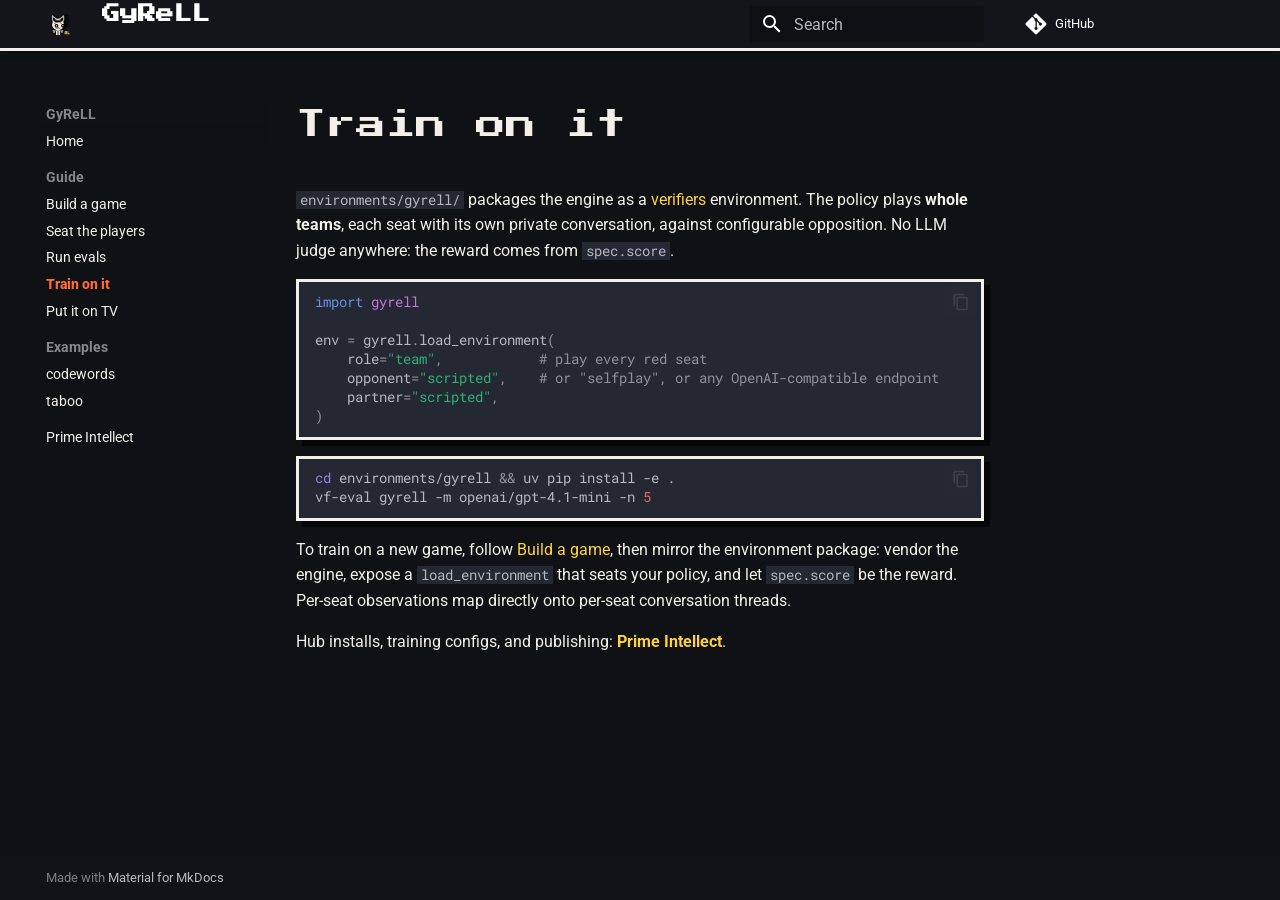
<file: guide/rl-environment/index.html>
<!doctype html>
<html lang="en" class="no-js">
  <head>
    
      <meta charset="utf-8">
      <meta name="viewport" content="width=device-width,initial-scale=1">
      
        <meta name="description" content="gyre's RL environment for ludic learning">
      
      
      
        <link rel="canonical" href="https://gyrell.hyperplex.org/guide/rl-environment/">
      
      
        <link rel="prev" href="../evals/">
      
      
        <link rel="next" href="../broadcast/">
      
      
        
      
      
      <link rel="icon" href="../../assets/favicon.svg">
      <meta name="generator" content="mkdocs-1.6.1, mkdocs-material-9.7.6">
    
    
      
        <title>Train on it - GyReLL</title>
      
    
    
      <link rel="stylesheet" href="../../assets/stylesheets/main.484c7ddc.min.css">
      
        
        <link rel="stylesheet" href="../../assets/stylesheets/palette.ab4e12ef.min.css">
      
      


    
    
      
    
    
      
        
        
        <link rel="preconnect" href="https://fonts.gstatic.com" crossorigin>
        <link rel="stylesheet" href="https://fonts.googleapis.com/css?family=Roboto:300,300i,400,400i,700,700i%7CRoboto+Mono:400,400i,700,700i&display=fallback">
        <style>:root{--md-text-font:"Roboto";--md-code-font:"Roboto Mono"}</style>
      
    
    
      <link rel="stylesheet" href="../../stylesheets/puxel.css">
    
    <script>__md_scope=new URL("../..",location),__md_hash=e=>[...e].reduce(((e,_)=>(e<<5)-e+_.charCodeAt(0)),0),__md_get=(e,_=localStorage,t=__md_scope)=>JSON.parse(_.getItem(t.pathname+"."+e)),__md_set=(e,_,t=localStorage,a=__md_scope)=>{try{t.setItem(a.pathname+"."+e,JSON.stringify(_))}catch(e){}}</script>
    
      

    
    
  
  <link rel="apple-touch-icon" sizes="180x180" href="../../assets/apple-touch-icon.png">
  <link rel="icon" type="image/png" sizes="192x192" href="../../assets/icon-192.png">
  <link rel="icon" type="image/png" sizes="512x512" href="../../assets/icon-512.png">
  <link rel="manifest" href="../../assets/site.webmanifest">
  <meta name="theme-color" content="#0f1115">

  <!-- OpenGraph Meta Tags -->
  <meta property="og:type" content="website">
  <meta property="og:title" content="GyReLL — gyre's RL environment for ludic learning">
  <meta property="og:description" content="gyre's RL environment for ludic learning. Describe games as turngames specs and run baseline/LLM matches, Elo rankings, and an around-the-clock spectator show.">
  <meta property="og:url" content="https://gyrell.hyperplex.org/">
  <meta property="og:image" content="https://gyrell.hyperplex.org/assets/cover.webp">
  <meta property="og:image:type" content="image/webp">
  <meta property="og:image:width" content="1536">
  <meta property="og:image:height" content="1024">

  <!-- Twitter Meta Tags -->
  <meta name="twitter:card" content="summary_large_image">
  <meta name="twitter:title" content="GyReLL — gyre's RL environment for ludic learning">
  <meta name="twitter:description" content="gyre's RL environment for ludic learning. Describe games as turngames specs and run baseline/LLM matches, Elo rankings, and an around-the-clock spectator show.">
  <meta name="twitter:image" content="https://gyrell.hyperplex.org/assets/cover.webp">

  </head>
  
  
    
    
    
    
    
    <body dir="ltr" data-md-color-scheme="slate" data-md-color-primary="black" data-md-color-accent="amber">
  
    
    <input class="md-toggle" data-md-toggle="drawer" type="checkbox" id="__drawer" autocomplete="off">
    <input class="md-toggle" data-md-toggle="search" type="checkbox" id="__search" autocomplete="off">
    <label class="md-overlay" for="__drawer"></label>
    <div data-md-component="skip">
      
        
        <a href="#train-on-it" class="md-skip">
          Skip to content
        </a>
      
    </div>
    <div data-md-component="announce">
      
    </div>
    
    
      

  

<header class="md-header md-header--shadow" data-md-component="header">
  <nav class="md-header__inner md-grid" aria-label="Header">
    <a href="../.." title="GyReLL" class="md-header__button md-logo" aria-label="GyReLL" data-md-component="logo">
      
  <img src="../../assets/favicon.svg" alt="logo">

    </a>
    <label class="md-header__button md-icon" for="__drawer">
      
      <svg xmlns="http://www.w3.org/2000/svg" viewBox="0 0 24 24"><path d="M3 6h18v2H3zm0 5h18v2H3zm0 5h18v2H3z"/></svg>
    </label>
    <div class="md-header__title" data-md-component="header-title">
      <div class="md-header__ellipsis">
        <div class="md-header__topic">
          <span class="md-ellipsis">
            GyReLL
          </span>
        </div>
        <div class="md-header__topic" data-md-component="header-topic">
          <span class="md-ellipsis">
            
              Train on it
            
          </span>
        </div>
      </div>
    </div>
    
      
    
    
    
    
      
      
        <label class="md-header__button md-icon" for="__search">
          
          <svg xmlns="http://www.w3.org/2000/svg" viewBox="0 0 24 24"><path d="M9.5 3A6.5 6.5 0 0 1 16 9.5c0 1.61-.59 3.09-1.56 4.23l.27.27h.79l5 5-1.5 1.5-5-5v-.79l-.27-.27A6.52 6.52 0 0 1 9.5 16 6.5 6.5 0 0 1 3 9.5 6.5 6.5 0 0 1 9.5 3m0 2C7 5 5 7 5 9.5S7 14 9.5 14 14 12 14 9.5 12 5 9.5 5"/></svg>
        </label>
        <div class="md-search" data-md-component="search" role="dialog">
  <label class="md-search__overlay" for="__search"></label>
  <div class="md-search__inner" role="search">
    <form class="md-search__form" name="search">
      <input type="text" class="md-search__input" name="query" aria-label="Search" placeholder="Search" autocapitalize="off" autocorrect="off" autocomplete="off" spellcheck="false" data-md-component="search-query" required>
      <label class="md-search__icon md-icon" for="__search">
        
        <svg xmlns="http://www.w3.org/2000/svg" viewBox="0 0 24 24"><path d="M9.5 3A6.5 6.5 0 0 1 16 9.5c0 1.61-.59 3.09-1.56 4.23l.27.27h.79l5 5-1.5 1.5-5-5v-.79l-.27-.27A6.52 6.52 0 0 1 9.5 16 6.5 6.5 0 0 1 3 9.5 6.5 6.5 0 0 1 9.5 3m0 2C7 5 5 7 5 9.5S7 14 9.5 14 14 12 14 9.5 12 5 9.5 5"/></svg>
        
        <svg xmlns="http://www.w3.org/2000/svg" viewBox="0 0 24 24"><path d="M20 11v2H8l5.5 5.5-1.42 1.42L4.16 12l7.92-7.92L13.5 5.5 8 11z"/></svg>
      </label>
      <nav class="md-search__options" aria-label="Search">
        
        <button type="reset" class="md-search__icon md-icon" title="Clear" aria-label="Clear" tabindex="-1">
          
          <svg xmlns="http://www.w3.org/2000/svg" viewBox="0 0 24 24"><path d="M19 6.41 17.59 5 12 10.59 6.41 5 5 6.41 10.59 12 5 17.59 6.41 19 12 13.41 17.59 19 19 17.59 13.41 12z"/></svg>
        </button>
      </nav>
      
    </form>
    <div class="md-search__output">
      <div class="md-search__scrollwrap" tabindex="0" data-md-scrollfix>
        <div class="md-search-result" data-md-component="search-result">
          <div class="md-search-result__meta">
            Initializing search
          </div>
          <ol class="md-search-result__list" role="presentation"></ol>
        </div>
      </div>
    </div>
  </div>
</div>
      
    
    
      <div class="md-header__source">
        <a href="https://github.com/lumpenspace/gyrell" title="Go to repository" class="md-source" data-md-component="source">
  <div class="md-source__icon md-icon">
    
    <svg xmlns="http://www.w3.org/2000/svg" viewBox="0 0 448 512"><!--! Font Awesome Free 7.1.0 by @fontawesome - https://fontawesome.com License - https://fontawesome.com/license/free (Icons: CC BY 4.0, Fonts: SIL OFL 1.1, Code: MIT License) Copyright 2025 Fonticons, Inc.--><path d="M439.6 236.1 244 40.5c-5.4-5.5-12.8-8.5-20.4-8.5s-15 3-20.4 8.4L162.5 81l51.5 51.5c27.1-9.1 52.7 16.8 43.4 43.7l49.7 49.7c34.2-11.8 61.2 31 35.5 56.7-26.5 26.5-70.2-2.9-56-37.3L240.3 199v121.9c25.3 12.5 22.3 41.8 9.1 55-6.4 6.4-15.2 10.1-24.3 10.1s-17.8-3.6-24.3-10.1c-17.6-17.6-11.1-46.9 11.2-56v-123c-20.8-8.5-24.6-30.7-18.6-45L142.6 101 8.5 235.1C3 240.6 0 247.9 0 255.5s3 15 8.5 20.4l195.6 195.7c5.4 5.4 12.7 8.4 20.4 8.4s15-3 20.4-8.4l194.7-194.7c5.4-5.4 8.4-12.8 8.4-20.4s-3-15-8.4-20.4"/></svg>
  </div>
  <div class="md-source__repository">
    GitHub
  </div>
</a>
      </div>
    
  </nav>
  
</header>
    
    <div class="md-container" data-md-component="container">
      
      
        
          
        
      
      <main class="md-main" data-md-component="main">
        <div class="md-main__inner md-grid">
          
            
              
              <div class="md-sidebar md-sidebar--primary" data-md-component="sidebar" data-md-type="navigation" >
                <div class="md-sidebar__scrollwrap">
                  <div class="md-sidebar__inner">
                    



<nav class="md-nav md-nav--primary" aria-label="Navigation" data-md-level="0">
  <label class="md-nav__title" for="__drawer">
    <a href="../.." title="GyReLL" class="md-nav__button md-logo" aria-label="GyReLL" data-md-component="logo">
      
  <img src="../../assets/favicon.svg" alt="logo">

    </a>
    GyReLL
  </label>
  
    <div class="md-nav__source">
      <a href="https://github.com/lumpenspace/gyrell" title="Go to repository" class="md-source" data-md-component="source">
  <div class="md-source__icon md-icon">
    
    <svg xmlns="http://www.w3.org/2000/svg" viewBox="0 0 448 512"><!--! Font Awesome Free 7.1.0 by @fontawesome - https://fontawesome.com License - https://fontawesome.com/license/free (Icons: CC BY 4.0, Fonts: SIL OFL 1.1, Code: MIT License) Copyright 2025 Fonticons, Inc.--><path d="M439.6 236.1 244 40.5c-5.4-5.5-12.8-8.5-20.4-8.5s-15 3-20.4 8.4L162.5 81l51.5 51.5c27.1-9.1 52.7 16.8 43.4 43.7l49.7 49.7c34.2-11.8 61.2 31 35.5 56.7-26.5 26.5-70.2-2.9-56-37.3L240.3 199v121.9c25.3 12.5 22.3 41.8 9.1 55-6.4 6.4-15.2 10.1-24.3 10.1s-17.8-3.6-24.3-10.1c-17.6-17.6-11.1-46.9 11.2-56v-123c-20.8-8.5-24.6-30.7-18.6-45L142.6 101 8.5 235.1C3 240.6 0 247.9 0 255.5s3 15 8.5 20.4l195.6 195.7c5.4 5.4 12.7 8.4 20.4 8.4s15-3 20.4-8.4l194.7-194.7c5.4-5.4 8.4-12.8 8.4-20.4s-3-15-8.4-20.4"/></svg>
  </div>
  <div class="md-source__repository">
    GitHub
  </div>
</a>
    </div>
  
  <ul class="md-nav__list" data-md-scrollfix>
    
      
      
  
  
  
  
    <li class="md-nav__item">
      <a href="../.." class="md-nav__link">
        
  
  
  <span class="md-ellipsis">
    
  
    Home
  

    
  </span>
  
  

      </a>
    </li>
  

    
      
      
  
  
    
  
  
  
    
    
    
    
      
        
        
      
    
    
    <li class="md-nav__item md-nav__item--active md-nav__item--section md-nav__item--nested">
      
        
        
        <input class="md-nav__toggle md-toggle " type="checkbox" id="__nav_2" checked>
        
          
          <label class="md-nav__link" for="__nav_2" id="__nav_2_label" tabindex="">
            
  
  
  <span class="md-ellipsis">
    
  
    Guide
  

    
  </span>
  
  

            <span class="md-nav__icon md-icon"></span>
          </label>
        
        <nav class="md-nav" data-md-level="1" aria-labelledby="__nav_2_label" aria-expanded="true">
          <label class="md-nav__title" for="__nav_2">
            <span class="md-nav__icon md-icon"></span>
            
  
    Guide
  

          </label>
          <ul class="md-nav__list" data-md-scrollfix>
            
              
                
  
  
  
  
    <li class="md-nav__item">
      <a href="../build-a-game/" class="md-nav__link">
        
  
  
  <span class="md-ellipsis">
    
  
    Build a game
  

    
  </span>
  
  

      </a>
    </li>
  

              
            
              
                
  
  
  
  
    <li class="md-nav__item">
      <a href="../actors/" class="md-nav__link">
        
  
  
  <span class="md-ellipsis">
    
  
    Seat the players
  

    
  </span>
  
  

      </a>
    </li>
  

              
            
              
                
  
  
  
  
    <li class="md-nav__item">
      <a href="../evals/" class="md-nav__link">
        
  
  
  <span class="md-ellipsis">
    
  
    Run evals
  

    
  </span>
  
  

      </a>
    </li>
  

              
            
              
                
  
  
    
  
  
  
    <li class="md-nav__item md-nav__item--active">
      
      <input class="md-nav__toggle md-toggle" type="checkbox" id="__toc">
      
      
        
      
      
      <a href="./" class="md-nav__link md-nav__link--active">
        
  
  
  <span class="md-ellipsis">
    
  
    Train on it
  

    
  </span>
  
  

      </a>
      
    </li>
  

              
            
              
                
  
  
  
  
    <li class="md-nav__item">
      <a href="../broadcast/" class="md-nav__link">
        
  
  
  <span class="md-ellipsis">
    
  
    Put it on TV
  

    
  </span>
  
  

      </a>
    </li>
  

              
            
          </ul>
        </nav>
      
    </li>
  

    
      
      
  
  
  
  
    
    
    
    
      
        
        
      
    
    
    <li class="md-nav__item md-nav__item--section md-nav__item--nested">
      
        
        
        <input class="md-nav__toggle md-toggle " type="checkbox" id="__nav_3" >
        
          
          <label class="md-nav__link" for="__nav_3" id="__nav_3_label" tabindex="">
            
  
  
  <span class="md-ellipsis">
    
  
    Examples
  

    
  </span>
  
  

            <span class="md-nav__icon md-icon"></span>
          </label>
        
        <nav class="md-nav" data-md-level="1" aria-labelledby="__nav_3_label" aria-expanded="false">
          <label class="md-nav__title" for="__nav_3">
            <span class="md-nav__icon md-icon"></span>
            
  
    Examples
  

          </label>
          <ul class="md-nav__list" data-md-scrollfix>
            
              
                
  
  
  
  
    <li class="md-nav__item">
      <a href="../../examples/codewords/" class="md-nav__link">
        
  
  
  <span class="md-ellipsis">
    
  
    codewords
  

    
  </span>
  
  

      </a>
    </li>
  

              
            
              
                
  
  
  
  
    <li class="md-nav__item">
      <a href="../../examples/taboo/" class="md-nav__link">
        
  
  
  <span class="md-ellipsis">
    
  
    taboo
  

    
  </span>
  
  

      </a>
    </li>
  

              
            
          </ul>
        </nav>
      
    </li>
  

    
      
      
  
  
  
  
    <li class="md-nav__item">
      <a href="../../prime-intellect/" class="md-nav__link">
        
  
  
  <span class="md-ellipsis">
    
  
    Prime Intellect
  

    
  </span>
  
  

      </a>
    </li>
  

    
  </ul>
</nav>
                  </div>
                </div>
              </div>
            
            
              
              <div class="md-sidebar md-sidebar--secondary" data-md-component="sidebar" data-md-type="toc" >
                <div class="md-sidebar__scrollwrap">
                  <div class="md-sidebar__inner">
                    

<nav class="md-nav md-nav--secondary" aria-label="Table of contents">
  
  
  
    
  
  
</nav>
                  </div>
                </div>
              </div>
            
          
          
            <div class="md-content" data-md-component="content">
              
              <article class="md-content__inner md-typeset">
                
                  


  
  


<h1 id="train-on-it">Train on it</h1>
<p><code>environments/gyrell/</code> packages the engine as a
<a href="https://github.com/PrimeIntellect-ai/verifiers">verifiers</a> environment.
The policy plays <strong>whole teams</strong>, each seat with its own private
conversation, against configurable opposition. No LLM judge anywhere:
the reward comes from <code>spec.score</code>.</p>
<div class="highlight"><pre><span></span><code><span class="kn">import</span><span class="w"> </span><span class="nn">gyrell</span>

<span class="n">env</span> <span class="o">=</span> <span class="n">gyrell</span><span class="o">.</span><span class="n">load_environment</span><span class="p">(</span>
    <span class="n">role</span><span class="o">=</span><span class="s2">&quot;team&quot;</span><span class="p">,</span>            <span class="c1"># play every red seat</span>
    <span class="n">opponent</span><span class="o">=</span><span class="s2">&quot;scripted&quot;</span><span class="p">,</span>    <span class="c1"># or &quot;selfplay&quot;, or any OpenAI-compatible endpoint</span>
    <span class="n">partner</span><span class="o">=</span><span class="s2">&quot;scripted&quot;</span><span class="p">,</span>
<span class="p">)</span>
</code></pre></div>
<div class="highlight"><pre><span></span><code><span class="nb">cd</span><span class="w"> </span>environments/gyrell<span class="w"> </span><span class="o">&amp;&amp;</span><span class="w"> </span>uv<span class="w"> </span>pip<span class="w"> </span>install<span class="w"> </span>-e<span class="w"> </span>.
vf-eval<span class="w"> </span>gyrell<span class="w"> </span>-m<span class="w"> </span>openai/gpt-4.1-mini<span class="w"> </span>-n<span class="w"> </span><span class="m">5</span>
</code></pre></div>
<p>To train on a new game, follow <a href="../build-a-game/">Build a game</a>, then mirror
the environment package: vendor the engine, expose a <code>load_environment</code>
that seats your policy, and let <code>spec.score</code> be the reward. Per-seat
observations map directly onto per-seat conversation threads.</p>
<p>Hub installs, training configs, and publishing:
<strong><a href="../../prime-intellect/">Prime Intellect</a></strong>.</p>












                
              </article>
            </div>
          
          
<script>var target=document.getElementById(location.hash.slice(1));target&&target.name&&(target.checked=target.name.startsWith("__tabbed_"))</script>
        </div>
        
      </main>
      
        <footer class="md-footer">
  
  <div class="md-footer-meta md-typeset">
    <div class="md-footer-meta__inner md-grid">
      <div class="md-copyright">
  
  
    Made with
    <a href="https://squidfunk.github.io/mkdocs-material/" target="_blank" rel="noopener">
      Material for MkDocs
    </a>
  
</div>
      
    </div>
  </div>
</footer>
      
    </div>
    <div class="md-dialog" data-md-component="dialog">
      <div class="md-dialog__inner md-typeset"></div>
    </div>
    
    
    
      
      
      <script id="__config" type="application/json">{"annotate": null, "base": "../..", "features": ["navigation.sections", "content.code.copy"], "search": "../../assets/javascripts/workers/search.2c215733.min.js", "tags": null, "translations": {"clipboard.copied": "Copied to clipboard", "clipboard.copy": "Copy to clipboard", "search.result.more.one": "1 more on this page", "search.result.more.other": "# more on this page", "search.result.none": "No matching documents", "search.result.one": "1 matching document", "search.result.other": "# matching documents", "search.result.placeholder": "Type to start searching", "search.result.term.missing": "Missing", "select.version": "Select version"}, "version": null}</script>
    
    
      <script src="../../assets/javascripts/bundle.79ae519e.min.js"></script>
      
    
  </body>
</html>
</file>
<file: stylesheets/puxel.css>
/* gyrell docs wear puxel — the brutalist-retro design system the LUDICA
   client is built from. Hard borders, offset shadows, pixel display font. */

@import url("https://fonts.googleapis.com/css2?family=Press+Start+2P&display=swap");

:root {
  --px-bg: #0f1115;
  --px-surface: #1a1d24;
  --px-surface-2: #242833;
  --px-ink: #f2f0e9;
  --px-ink-muted: #9a938a;
  --px-accent: #ffd23f;
  --px-accent-2: #ff6b35;
  --px-danger: #ef3e36;
  --px-info: #2d7ff9;
  --px-border-w: 3px;
  --px-font-display: "Press Start 2P", "Courier New", monospace;
}

[data-md-color-scheme="slate"] {
  --md-default-bg-color: var(--px-bg);
  --md-default-fg-color: var(--px-ink);
  --md-primary-fg-color: var(--px-bg);
  --md-accent-fg-color: var(--px-accent-2);
  --md-typeset-a-color: var(--px-accent);
  --md-code-bg-color: var(--px-surface);
}

.md-typeset a {
  color: var(--px-accent);
}

.md-typeset a:hover {
  color: var(--px-accent-2);
}

/* pixel display font for the wordmark and headings */
.md-header__topic,
.md-typeset h1,
.md-typeset h2 {
  font-family: var(--px-font-display);
  letter-spacing: 0;
  line-height: 1.6;
}

.md-typeset h1 {
  font-size: 1.5rem;
  color: var(--px-ink);
}

.md-typeset h2 {
  font-size: 1rem;
  color: var(--px-accent);
}

.md-typeset h3 {
  font-weight: 800;
  text-transform: uppercase;
  letter-spacing: 0.05em;
  font-size: 0.85rem;
  color: var(--px-ink-muted);
}

/* puxel cards: hard border + offset shadow, no radius anywhere */
.md-typeset pre,
.md-typeset .admonition,
.md-typeset details,
.md-typeset table:not([class]) {
  border: var(--px-border-w) solid var(--px-ink) !important;
  border-radius: 0 !important;
  box-shadow: 6px 6px 0 0 rgba(0, 0, 0, 0.55) !important;
  background: var(--px-surface);
}

.md-typeset code {
  border-radius: 0;
  background: var(--px-surface-2);
}

.md-typeset .admonition-title {
  background: var(--px-accent) !important;
  color: #16130d !important;
  font-family: var(--px-font-display);
  font-size: 0.62rem;
}

.md-typeset table:not([class]) th {
  background: var(--px-surface-2);
  font-weight: 800;
  text-transform: uppercase;
  letter-spacing: 0.05em;
}

.md-header,
.md-tabs {
  background: var(--px-surface);
  border-bottom: var(--px-border-w) solid var(--px-ink);
}

.md-nav__item .md-nav__link--active {
  color: var(--px-accent-2);
  font-weight: 800;
}

/* buttons read as px-btn */
.md-typeset .md-button {
  border: var(--px-border-w) solid var(--px-ink);
  border-radius: 0;
  box-shadow: 4px 4px 0 0 rgba(0, 0, 0, 0.55);
  background: var(--px-accent);
  color: #16130d;
  font-weight: 800;
}

.md-typeset .md-button:hover {
  transform: translate(-1px, -1px);
  box-shadow: 5px 5px 0 0 rgba(0, 0, 0, 0.55);
  background: var(--px-accent-2);
  border-color: var(--px-ink);
  color: #16130d;
}
</file>
<file: assets/stylesheets/main.484c7ddc.min.css>
@charset "UTF-8";html{-webkit-text-size-adjust:none;-moz-text-size-adjust:none;text-size-adjust:none;box-sizing:border-box}*,:after,:before{box-sizing:inherit}@media (prefers-reduced-motion){*,:after,:before{transition:none!important}}body{margin:0}a,button,input,label{-webkit-tap-highlight-color:transparent}a{color:inherit;text-decoration:none}hr{border:0;box-sizing:initial;display:block;height:.05rem;overflow:visible;padding:0}small{font-size:80%}sub,sup{line-height:1em}img{border-style:none}table{border-collapse:initial;border-spacing:0}td,th{font-weight:400;vertical-align:top}button{background:#0000;border:0;font-family:inherit;font-size:inherit;margin:0;padding:0}input{border:0;outline:none}:root{--md-primary-fg-color:#4051b5;--md-primary-fg-color--light:#5d6cc0;--md-primary-fg-color--dark:#303fa1;--md-primary-bg-color:#fff;--md-primary-bg-color--light:#ffffffb3;--md-accent-fg-color:#526cfe;--md-accent-fg-color--transparent:#526cfe1a;--md-accent-bg-color:#fff;--md-accent-bg-color--light:#ffffffb3}[data-md-color-scheme=default]{color-scheme:light}[data-md-color-scheme=default] img[src$="#gh-dark-mode-only"],[data-md-color-scheme=default] img[src$="#only-dark"]{display:none}:root,[data-md-color-scheme=default]{--md-hue:225deg;--md-default-fg-color:#000000de;--md-default-fg-color--light:#0000008a;--md-default-fg-color--lighter:#00000052;--md-default-fg-color--lightest:#00000012;--md-default-bg-color:#fff;--md-default-bg-color--light:#ffffffb3;--md-default-bg-color--lighter:#ffffff4d;--md-default-bg-color--lightest:#ffffff1f;--md-code-fg-color:#36464e;--md-code-bg-color:#f5f5f5;--md-code-bg-color--light:#f5f5f5b3;--md-code-bg-color--lighter:#f5f5f54d;--md-code-hl-color:#4287ff;--md-code-hl-color--light:#4287ff1a;--md-code-hl-number-color:#d52a2a;--md-code-hl-special-color:#db1457;--md-code-hl-function-color:#a846b9;--md-code-hl-constant-color:#6e59d9;--md-code-hl-keyword-color:#3f6ec6;--md-code-hl-string-color:#1c7d4d;--md-code-hl-name-color:var(--md-code-fg-color);--md-code-hl-operator-color:var(--md-default-fg-color--light);--md-code-hl-punctuation-color:var(--md-default-fg-color--light);--md-code-hl-comment-color:var(--md-default-fg-color--light);--md-code-hl-generic-color:var(--md-default-fg-color--light);--md-code-hl-variable-color:var(--md-default-fg-color--light);--md-typeset-color:var(--md-default-fg-color);--md-typeset-a-color:var(--md-primary-fg-color);--md-typeset-del-color:#f5503d26;--md-typeset-ins-color:#0bd57026;--md-typeset-kbd-color:#fafafa;--md-typeset-kbd-accent-color:#fff;--md-typeset-kbd-border-color:#b8b8b8;--md-typeset-mark-color:#ffff0080;--md-typeset-table-color:#0000001f;--md-typeset-table-color--light:rgba(0,0,0,.035);--md-admonition-fg-color:var(--md-default-fg-color);--md-admonition-bg-color:var(--md-default-bg-color);--md-warning-fg-color:#000000de;--md-warning-bg-color:#ff9;--md-footer-fg-color:#fff;--md-footer-fg-color--light:#ffffffb3;--md-footer-fg-color--lighter:#ffffff73;--md-footer-bg-color:#000000de;--md-footer-bg-color--dark:#00000052;--md-shadow-z1:0 0.2rem 0.5rem #0000000d,0 0 0.05rem #0000001a;--md-shadow-z2:0 0.2rem 0.5rem #0000001a,0 0 0.05rem #00000040;--md-shadow-z3:0 0.2rem 0.5rem #0003,0 0 0.05rem #00000059}.md-icon svg{fill:currentcolor;display:block;height:1.2rem;width:1.2rem}body{-webkit-font-smoothing:antialiased;-moz-osx-font-smoothing:grayscale;--md-text-font-family:var(--md-text-font,_),-apple-system,BlinkMacSystemFont,Helvetica,Arial,sans-serif;--md-code-font-family:var(--md-code-font,_),SFMono-Regular,Consolas,Menlo,monospace}aside,body,input{font-feature-settings:"kern","liga";color:var(--md-typeset-color);font-family:var(--md-text-font-family)}code,kbd,pre{font-feature-settings:"kern";font-family:var(--md-code-font-family)}:root{--md-typeset-table-sort-icon:url('data:image/svg+xml;charset=utf-8,<svg xmlns="http://www.w3.org/2000/svg" viewBox="0 0 24 24"><path d="m18 21-4-4h3V7h-3l4-4 4 4h-3v10h3M2 19v-2h10v2M2 13v-2h7v2M2 7V5h4v2z"/></svg>');--md-typeset-table-sort-icon--asc:url('data:image/svg+xml;charset=utf-8,<svg xmlns="http://www.w3.org/2000/svg" viewBox="0 0 24 24"><path d="M19 17h3l-4 4-4-4h3V3h2M2 17h10v2H2M6 5v2H2V5m0 6h7v2H2z"/></svg>');--md-typeset-table-sort-icon--desc:url('data:image/svg+xml;charset=utf-8,<svg xmlns="http://www.w3.org/2000/svg" viewBox="0 0 24 24"><path d="M19 7h3l-4-4-4 4h3v14h2M2 17h10v2H2M6 5v2H2V5m0 6h7v2H2z"/></svg>')}.md-typeset{-webkit-print-color-adjust:exact;color-adjust:exact;font-size:.8rem;line-height:1.6;overflow-wrap:break-word}@media print{.md-typeset{font-size:.68rem}}.md-typeset blockquote,.md-typeset dl,.md-typeset figure,.md-typeset ol,.md-typeset pre,.md-typeset ul{margin-bottom:1em;margin-top:1em}.md-typeset h1{color:var(--md-default-fg-color--light);font-size:2em;line-height:1.3;margin:0 0 1.25em}.md-typeset h1,.md-typeset h2{font-weight:300;letter-spacing:-.01em}.md-typeset h2{font-size:1.5625em;line-height:1.4;margin:1.6em 0 .64em}.md-typeset h3{font-size:1.25em;font-weight:400;letter-spacing:-.01em;line-height:1.5;margin:1.6em 0 .8em}.md-typeset h2+h3{margin-top:.8em}.md-typeset h4{font-weight:700;letter-spacing:-.01em;margin:1em 0}.md-typeset h5,.md-typeset h6{color:var(--md-default-fg-color--light);font-size:.8em;font-weight:700;letter-spacing:-.01em;margin:1.25em 0}.md-typeset h5{text-transform:uppercase}.md-typeset h5 code{text-transform:none}.md-typeset hr{border-bottom:.05rem solid var(--md-default-fg-color--lightest);display:flow-root;margin:1.5em 0}.md-typeset a{color:var(--md-typeset-a-color);word-break:break-word}.md-typeset a,.md-typeset a:before{transition:color 125ms}.md-typeset a:focus,.md-typeset a:hover{color:var(--md-accent-fg-color)}.md-typeset a:focus code,.md-typeset a:hover code{background-color:var(--md-accent-fg-color--transparent);color:var(--md-accent-fg-color)}.md-typeset a code{color:var(--md-typeset-a-color)}.md-typeset a.focus-visible{outline-color:var(--md-accent-fg-color);outline-offset:.2rem}.md-typeset code,.md-typeset kbd,.md-typeset pre{color:var(--md-code-fg-color);direction:ltr;font-variant-ligatures:none;transition:background-color 125ms}@media print{.md-typeset code,.md-typeset kbd,.md-typeset pre{white-space:pre-wrap}}.md-typeset code{background-color:var(--md-code-bg-color);border-radius:.1rem;-webkit-box-decoration-break:clone;box-decoration-break:clone;font-size:.85em;padding:0 .2941176471em;transition:color 125ms,background-color 125ms;word-break:break-word}.md-typeset code:not(.focus-visible){-webkit-tap-highlight-color:transparent;outline:none}.md-typeset pre{display:flow-root;line-height:1.4;position:relative}.md-typeset pre>code{-webkit-box-decoration-break:slice;box-decoration-break:slice;box-shadow:none;display:block;margin:0;outline-color:var(--md-accent-fg-color);overflow:auto;padding:.7720588235em 1.1764705882em;scrollbar-color:var(--md-default-fg-color--lighter) #0000;scrollbar-width:thin;touch-action:auto;word-break:normal}.md-typeset pre>code:hover{scrollbar-color:var(--md-accent-fg-color) #0000}.md-typeset pre>code::-webkit-scrollbar{height:.2rem;width:.2rem}.md-typeset pre>code::-webkit-scrollbar-thumb{background-color:var(--md-default-fg-color--lighter)}.md-typeset pre>code::-webkit-scrollbar-thumb:hover{background-color:var(--md-accent-fg-color)}.md-typeset kbd{background-color:var(--md-typeset-kbd-color);border-radius:.1rem;box-shadow:0 .1rem 0 .05rem var(--md-typeset-kbd-border-color),0 .1rem 0 var(--md-typeset-kbd-border-color),0 -.1rem .2rem var(--md-typeset-kbd-accent-color) inset;color:var(--md-default-fg-color);display:inline-block;font-size:.75em;padding:0 .6666666667em;vertical-align:text-top;word-break:break-word}.md-typeset mark{background-color:var(--md-typeset-mark-color);-webkit-box-decoration-break:clone;box-decoration-break:clone;color:inherit;word-break:break-word}.md-typeset abbr{cursor:help;text-decoration:none}.md-typeset [data-preview],.md-typeset abbr{border-bottom:.05rem dotted var(--md-default-fg-color--light)}.md-typeset small{opacity:.75}[dir=ltr] .md-typeset sub,[dir=ltr] .md-typeset sup{margin-left:.078125em}[dir=rtl] .md-typeset sub,[dir=rtl] .md-typeset sup{margin-right:.078125em}[dir=ltr] .md-typeset blockquote{padding-left:.6rem}[dir=rtl] .md-typeset blockquote{padding-right:.6rem}[dir=ltr] .md-typeset blockquote{border-left:.2rem solid var(--md-default-fg-color--lighter)}[dir=rtl] .md-typeset blockquote{border-right:.2rem solid var(--md-default-fg-color--lighter)}.md-typeset blockquote{color:var(--md-default-fg-color--light);margin-left:0;margin-right:0}.md-typeset ul{list-style-type:disc}.md-typeset ul[type]{list-style-type:revert-layer}[dir=ltr] .md-typeset ol,[dir=ltr] .md-typeset ul{margin-left:.625em}[dir=rtl] .md-typeset ol,[dir=rtl] .md-typeset ul{margin-right:.625em}.md-typeset ol,.md-typeset ul{padding:0}.md-typeset ol:not([hidden]),.md-typeset ul:not([hidden]){display:flow-root}.md-typeset ol ol,.md-typeset ul ol{list-style-type:lower-alpha}.md-typeset ol ol ol,.md-typeset ul ol ol{list-style-type:lower-roman}.md-typeset ol ol ol ol,.md-typeset ul ol ol ol{list-style-type:upper-alpha}.md-typeset ol ol ol ol ol,.md-typeset ul ol ol ol ol{list-style-type:upper-roman}.md-typeset ol[type],.md-typeset ul[type]{list-style-type:revert-layer}[dir=ltr] .md-typeset ol li,[dir=ltr] .md-typeset ul li{margin-left:1.25em}[dir=rtl] .md-typeset ol li,[dir=rtl] .md-typeset ul li{margin-right:1.25em}.md-typeset ol li,.md-typeset ul li{margin-bottom:.5em}.md-typeset ol li blockquote,.md-typeset ol li p,.md-typeset ul li blockquote,.md-typeset ul li p{margin:.5em 0}.md-typeset ol li:last-child,.md-typeset ul li:last-child{margin-bottom:0}[dir=ltr] .md-typeset ol li ol,[dir=ltr] .md-typeset ol li ul,[dir=ltr] .md-typeset ul li ol,[dir=ltr] .md-typeset ul li ul{margin-left:.625em}[dir=rtl] .md-typeset ol li ol,[dir=rtl] .md-typeset ol li ul,[dir=rtl] .md-typeset ul li ol,[dir=rtl] .md-typeset ul li ul{margin-right:.625em}.md-typeset ol li ol,.md-typeset ol li ul,.md-typeset ul li ol,.md-typeset ul li ul{margin-bottom:.5em;margin-top:.5em}[dir=ltr] .md-typeset dd{margin-left:1.875em}[dir=rtl] .md-typeset dd{margin-right:1.875em}.md-typeset dd{margin-bottom:1.5em;margin-top:1em}.md-typeset img,.md-typeset svg,.md-typeset video{height:auto;max-width:100%}.md-typeset img[align=left]{margin:1em 1em 1em 0}.md-typeset img[align=right]{margin:1em 0 1em 1em}.md-typeset img[align]:only-child{margin-top:0}.md-typeset figure{display:flow-root;margin:1em auto;max-width:100%;text-align:center;width:fit-content}.md-typeset figure img{display:block;margin:0 auto}.md-typeset figcaption{font-style:italic;margin:1em auto;max-width:24rem}.md-typeset iframe{max-width:100%}.md-typeset table:not([class]){background-color:var(--md-default-bg-color);border:.05rem solid var(--md-typeset-table-color);border-radius:.1rem;display:inline-block;font-size:.64rem;max-width:100%;overflow:auto;touch-action:auto}@media print{.md-typeset table:not([class]){display:table}}.md-typeset table:not([class])+*{margin-top:1.5em}.md-typeset table:not([class]) td>:first-child,.md-typeset table:not([class]) th>:first-child{margin-top:0}.md-typeset table:not([class]) td>:last-child,.md-typeset table:not([class]) th>:last-child{margin-bottom:0}.md-typeset table:not([class]) td:not([align]),.md-typeset table:not([class]) th:not([align]){text-align:left}[dir=rtl] .md-typeset table:not([class]) td:not([align]),[dir=rtl] .md-typeset table:not([class]) th:not([align]){text-align:right}.md-typeset table:not([class]) th{font-weight:700;min-width:5rem;padding:.9375em 1.25em;vertical-align:top}.md-typeset table:not([class]) td{border-top:.05rem solid var(--md-typeset-table-color);padding:.9375em 1.25em;vertical-align:top}.md-typeset table:not([class]) tbody tr{transition:background-color 125ms}.md-typeset table:not([class]) tbody tr:hover{background-color:var(--md-typeset-table-color--light);box-shadow:0 .05rem 0 var(--md-default-bg-color) inset}.md-typeset table:not([class]) a{word-break:normal}.md-typeset table th[role=columnheader]{cursor:pointer}[dir=ltr] .md-typeset table th[role=columnheader]:after{margin-left:.5em}[dir=rtl] .md-typeset table th[role=columnheader]:after{margin-right:.5em}.md-typeset table th[role=columnheader]:after{content:"";display:inline-block;height:1.2em;-webkit-mask-image:var(--md-typeset-table-sort-icon);mask-image:var(--md-typeset-table-sort-icon);-webkit-mask-repeat:no-repeat;mask-repeat:no-repeat;-webkit-mask-size:contain;mask-size:contain;transition:background-color 125ms;vertical-align:text-bottom;width:1.2em}.md-typeset table th[role=columnheader]:hover:after{background-color:var(--md-default-fg-color--lighter)}.md-typeset table th[role=columnheader][aria-sort=ascending]:after{background-color:var(--md-default-fg-color--light);-webkit-mask-image:var(--md-typeset-table-sort-icon--asc);mask-image:var(--md-typeset-table-sort-icon--asc)}.md-typeset table th[role=columnheader][aria-sort=descending]:after{background-color:var(--md-default-fg-color--light);-webkit-mask-image:var(--md-typeset-table-sort-icon--desc);mask-image:var(--md-typeset-table-sort-icon--desc)}.md-typeset__scrollwrap{margin:1em -.8rem;overflow-x:auto;touch-action:auto}.md-typeset__table{display:inline-block;margin-bottom:.5em;padding:0 .8rem}@media print{.md-typeset__table{display:block}}html .md-typeset__table table{display:table;margin:0;overflow:hidden;width:100%}@media screen and (max-width:44.984375em){.md-content__inner>pre{margin:1em -.8rem}.md-content__inner>pre code{border-radius:0}}.md-typeset .md-author{border-radius:100%;display:block;flex-shrink:0;height:1.6rem;overflow:hidden;position:relative;transition:color 125ms,transform 125ms;width:1.6rem}.md-typeset .md-author img{display:block}.md-typeset .md-author--more{background:var(--md-default-fg-color--lightest);color:var(--md-default-fg-color--lighter);font-size:.6rem;font-weight:700;line-height:1.6rem;text-align:center}.md-typeset .md-author--long{height:2.4rem;width:2.4rem}.md-typeset a.md-author{transform:scale(1)}.md-typeset a.md-author img{border-radius:100%;filter:grayscale(100%) opacity(75%);transition:filter 125ms}.md-typeset a.md-author:focus,.md-typeset a.md-author:hover{transform:scale(1.1);z-index:1}.md-typeset a.md-author:focus img,.md-typeset a.md-author:hover img{filter:grayscale(0)}.md-banner{background-color:var(--md-footer-bg-color);color:var(--md-footer-fg-color);overflow:auto}@media print{.md-banner{display:none}}.md-banner--warning{background-color:var(--md-warning-bg-color);color:var(--md-warning-fg-color)}.md-banner__inner{font-size:.7rem;margin:.6rem auto;padding:0 .8rem}[dir=ltr] .md-banner__button{float:right}[dir=rtl] .md-banner__button{float:left}.md-banner__button{color:inherit;cursor:pointer;transition:opacity .25s}.no-js .md-banner__button{display:none}.md-banner__button:hover{opacity:.7}html{font-size:125%;height:100%;overflow-x:hidden}@media screen and (min-width:100em){html{font-size:137.5%}}@media screen and (min-width:125em){html{font-size:150%}}body{background-color:var(--md-default-bg-color);display:flex;flex-direction:column;font-size:.5rem;min-height:100%;position:relative;width:100%}@media print{body{display:block}}@media screen and (max-width:59.984375em){body[data-md-scrolllock]{position:fixed}}.md-grid{margin-left:auto;margin-right:auto;max-width:61rem}.md-container{display:flex;flex-direction:column;flex-grow:1}@media print{.md-container{display:block}}.md-main{flex-grow:1}.md-main__inner{display:flex;height:100%;margin-top:1.5rem}.md-ellipsis{overflow:hidden;text-overflow:ellipsis}.md-toggle{display:none}.md-option{height:0;opacity:0;position:absolute;width:0}.md-option:checked+label:not([hidden]){display:block}.md-option.focus-visible+label{outline-color:var(--md-accent-fg-color);outline-style:auto}.md-skip{background-color:var(--md-default-fg-color);border-radius:.1rem;color:var(--md-default-bg-color);font-size:.64rem;margin:.5rem;opacity:0;outline-color:var(--md-accent-fg-color);padding:.3rem .5rem;position:fixed;transform:translateY(.4rem);z-index:-1}.md-skip:focus{opacity:1;transform:translateY(0);transition:transform .25s cubic-bezier(.4,0,.2,1),opacity 175ms 75ms;z-index:10}@page{margin:25mm}:root{--md-clipboard-icon:url('data:image/svg+xml;charset=utf-8,<svg xmlns="http://www.w3.org/2000/svg" viewBox="0 0 24 24"><path d="M19 21H8V7h11m0-2H8a2 2 0 0 0-2 2v14a2 2 0 0 0 2 2h11a2 2 0 0 0 2-2V7a2 2 0 0 0-2-2m-3-4H4a2 2 0 0 0-2 2v14h2V3h12z"/></svg>')}.md-clipboard{border-radius:.1rem;color:var(--md-default-fg-color--lightest);cursor:pointer;height:1.5em;outline-color:var(--md-accent-fg-color);outline-offset:.1rem;transition:color .25s;width:1.5em;z-index:1}@media print{.md-clipboard{display:none}}.md-clipboard:not(.focus-visible){-webkit-tap-highlight-color:transparent;outline:none}:hover>.md-clipboard{color:var(--md-default-fg-color--light)}.md-clipboard:focus,.md-clipboard:hover{color:var(--md-accent-fg-color)}.md-clipboard:after{background-color:currentcolor;content:"";display:block;height:1.125em;margin:0 auto;-webkit-mask-image:var(--md-clipboard-icon);mask-image:var(--md-clipboard-icon);-webkit-mask-position:center;mask-position:center;-webkit-mask-repeat:no-repeat;mask-repeat:no-repeat;-webkit-mask-size:contain;mask-size:contain;width:1.125em}.md-clipboard--inline{cursor:pointer}.md-clipboard--inline code{transition:color .25s,background-color .25s}.md-clipboard--inline:focus code,.md-clipboard--inline:hover code{background-color:var(--md-accent-fg-color--transparent);color:var(--md-accent-fg-color)}:root{--md-code-select-icon:url('data:image/svg+xml;charset=utf-8,<svg xmlns="http://www.w3.org/2000/svg" viewBox="0 0 24 24"><path d="M19 19h-4v2h4c1.1 0 2-.9 2-2v-4h-2m0-12h-4v2h4v4h2V5c0-1.1-.9-2-2-2M5 5h4V3H5c-1.1 0-2 .9-2 2v4h2m0 6H3v4c0 1.1.9 2 2 2h4v-2H5zm2-4h2v2H7zm4 0h2v2h-2zm4 0h2v2h-2zM7 7h2v2H7zm4 0h2v2h-2zm4 0h2v2h-2zm-8 8h2v2H7zm4 0h2v2h-2zm4 0h2v2h-2z"/></svg>');--md-code-copy-icon:url('data:image/svg+xml;charset=utf-8,<svg xmlns="http://www.w3.org/2000/svg" viewBox="0 0 24 24"><path d="M19 21H8V7h11m0-2H8a2 2 0 0 0-2 2v14a2 2 0 0 0 2 2h11a2 2 0 0 0 2-2V7a2 2 0 0 0-2-2m-3-4H4a2 2 0 0 0-2 2v14h2V3h12z"/></svg>')}.md-typeset .md-code__content{display:grid}.md-code__nav{background-color:var(--md-code-bg-color--lighter);border-radius:.1rem;display:flex;gap:.2rem;padding:.2rem;position:absolute;right:.25em;top:.25em;transition:background-color .25s;z-index:1}:hover>.md-code__nav{background-color:var(--md-code-bg-color--light)}.md-code__button{color:var(--md-default-fg-color--lightest);cursor:pointer;display:block;height:1.5em;outline-color:var(--md-accent-fg-color);outline-offset:.1rem;transition:color .25s;width:1.5em}:hover>*>.md-code__button{color:var(--md-default-fg-color--light)}.md-code__button.focus-visible,.md-code__button:hover{color:var(--md-accent-fg-color)}.md-code__button--active{color:var(--md-default-fg-color)!important}.md-code__button:after{background-color:currentcolor;content:"";display:block;height:1.125em;margin:0 auto;-webkit-mask-position:center;mask-position:center;-webkit-mask-repeat:no-repeat;mask-repeat:no-repeat;-webkit-mask-size:contain;mask-size:contain;width:1.125em}.md-code__button[data-md-type=select]:after{-webkit-mask-image:var(--md-code-select-icon);mask-image:var(--md-code-select-icon)}.md-code__button[data-md-type=copy]:after{-webkit-mask-image:var(--md-code-copy-icon);mask-image:var(--md-code-copy-icon)}@keyframes consent{0%{opacity:0;transform:translateY(100%)}to{opacity:1;transform:translateY(0)}}@keyframes overlay{0%{opacity:0}to{opacity:1}}.md-consent__overlay{animation:overlay .25s both;-webkit-backdrop-filter:blur(.1rem);backdrop-filter:blur(.1rem);background-color:#0000008a;height:100%;opacity:1;position:fixed;top:0;width:100%;z-index:5}.md-consent__inner{animation:consent .5s cubic-bezier(.1,.7,.1,1) both;background-color:var(--md-default-bg-color);border:0;border-radius:.1rem;bottom:0;box-shadow:0 0 .2rem #0000001a,0 .2rem .4rem #0003;max-height:100%;overflow:auto;padding:0;position:fixed;width:100%;z-index:5}.md-consent__form{padding:.8rem}.md-consent__settings{display:none;margin:1em 0}input:checked+.md-consent__settings{display:block}.md-consent__controls{margin-bottom:.8rem}.md-typeset .md-consent__controls .md-button{display:inline}@media screen and (max-width:44.984375em){.md-typeset .md-consent__controls .md-button{display:block;margin-top:.4rem;text-align:center;width:100%}}.md-consent label{cursor:pointer}.md-content{flex-grow:1;min-width:0}.md-content__inner{margin:0 .8rem 1.2rem;padding-top:.6rem}@media screen and (min-width:76.25em){[dir=ltr] .md-sidebar--primary:not([hidden])~.md-content>.md-content__inner{margin-left:1.2rem}[dir=ltr] .md-sidebar--secondary:not([hidden])~.md-content>.md-content__inner,[dir=rtl] .md-sidebar--primary:not([hidden])~.md-content>.md-content__inner{margin-right:1.2rem}[dir=rtl] .md-sidebar--secondary:not([hidden])~.md-content>.md-content__inner{margin-left:1.2rem}}.md-content__inner:before{content:"";display:block;height:.4rem}.md-content__inner>:last-child{margin-bottom:0}[dir=ltr] .md-content__button{float:right}[dir=rtl] .md-content__button{float:left}[dir=ltr] .md-content__button{margin-left:.4rem}[dir=rtl] .md-content__button{margin-right:.4rem}.md-content__button{margin:.4rem 0;padding:0}@media print{.md-content__button{display:none}}.md-typeset .md-content__button{color:var(--md-default-fg-color--lighter)}.md-content__button svg{display:inline;vertical-align:top}[dir=rtl] .md-content__button svg{transform:scaleX(-1)}[dir=ltr] .md-dialog{right:.8rem}[dir=rtl] .md-dialog{left:.8rem}.md-dialog{background-color:var(--md-default-fg-color);border-radius:.1rem;bottom:.8rem;box-shadow:var(--md-shadow-z3);min-width:11.1rem;opacity:0;padding:.4rem .6rem;pointer-events:none;position:fixed;transform:translateY(100%);transition:transform 0ms .4s,opacity .4s;z-index:4}@media print{.md-dialog{display:none}}.md-dialog--active{opacity:1;pointer-events:auto;transform:translateY(0);transition:transform .4s cubic-bezier(.075,.85,.175,1),opacity .4s}.md-dialog__inner{color:var(--md-default-bg-color);font-size:.7rem}.md-feedback{margin:2em 0 1em;text-align:center}.md-feedback fieldset{border:none;margin:0;padding:0}.md-feedback__title{font-weight:700;margin:1em auto}.md-feedback__inner{position:relative}.md-feedback__list{display:flex;flex-wrap:wrap;place-content:baseline center;position:relative}.md-feedback__list:hover .md-icon:not(:disabled){color:var(--md-default-fg-color--lighter)}:disabled .md-feedback__list{min-height:1.8rem}.md-feedback__icon{color:var(--md-default-fg-color--light);cursor:pointer;flex-shrink:0;margin:0 .1rem;transition:color 125ms}.md-feedback__icon:not(:disabled).md-icon:hover{color:var(--md-accent-fg-color)}.md-feedback__icon:disabled{color:var(--md-default-fg-color--lightest);pointer-events:none}.md-feedback__note{opacity:0;position:relative;transform:translateY(.4rem);transition:transform .4s cubic-bezier(.1,.7,.1,1),opacity .15s}.md-feedback__note>*{margin:0 auto;max-width:16rem}:disabled .md-feedback__note{opacity:1;transform:translateY(0)}@media print{.md-feedback{display:none}}.md-footer{background-color:var(--md-footer-bg-color);color:var(--md-footer-fg-color)}@media print{.md-footer{display:none}}.md-footer__inner{justify-content:space-between;overflow:auto;padding:.2rem}.md-footer__inner:not([hidden]){display:flex}.md-footer__link{align-items:end;display:flex;flex-grow:0.01;margin-bottom:.4rem;margin-top:1rem;max-width:100%;outline-color:var(--md-accent-fg-color);overflow:hidden;transition:opacity .25s}.md-footer__link:focus,.md-footer__link:hover{opacity:.7}[dir=rtl] .md-footer__link svg{transform:scaleX(-1)}@media screen and (max-width:44.984375em){.md-footer__link--prev{flex-shrink:0}.md-footer__link--prev .md-footer__title{display:none}}[dir=ltr] .md-footer__link--next{margin-left:auto}[dir=rtl] .md-footer__link--next{margin-right:auto}.md-footer__link--next{text-align:right}[dir=rtl] .md-footer__link--next{text-align:left}.md-footer__title{flex-grow:1;font-size:.9rem;margin-bottom:.7rem;max-width:calc(100% - 2.4rem);padding:0 1rem;white-space:nowrap}.md-footer__button{margin:.2rem;padding:.4rem}.md-footer__direction{font-size:.64rem;opacity:.7}.md-footer-meta{background-color:var(--md-footer-bg-color--dark)}.md-footer-meta__inner{display:flex;flex-wrap:wrap;justify-content:space-between;padding:.2rem}html .md-footer-meta.md-typeset a{color:var(--md-footer-fg-color--light)}html .md-footer-meta.md-typeset a:focus,html .md-footer-meta.md-typeset a:hover{color:var(--md-footer-fg-color)}.md-copyright{color:var(--md-footer-fg-color--lighter);font-size:.64rem;margin:auto .6rem;padding:.4rem 0;width:100%}@media screen and (min-width:45em){.md-copyright{width:auto}}.md-copyright__highlight{color:var(--md-footer-fg-color--light)}.md-social{display:inline-flex;gap:.2rem;margin:0 .4rem;padding:.2rem 0 .6rem}@media screen and (min-width:45em){.md-social{padding:.6rem 0}}.md-social__link{display:inline-block;height:1.6rem;text-align:center;width:1.6rem}.md-social__link:before{line-height:1.9}.md-social__link svg{fill:currentcolor;max-height:.8rem;vertical-align:-25%}.md-typeset .md-button{border:.1rem solid;border-radius:.1rem;color:var(--md-primary-fg-color);cursor:pointer;display:inline-block;font-weight:700;padding:.625em 2em;transition:color 125ms,background-color 125ms,border-color 125ms}.md-typeset .md-button--primary{background-color:var(--md-primary-fg-color);border-color:var(--md-primary-fg-color);color:var(--md-primary-bg-color)}.md-typeset .md-button:focus,.md-typeset .md-button:hover{background-color:var(--md-accent-fg-color);border-color:var(--md-accent-fg-color);color:var(--md-accent-bg-color)}[dir=ltr] .md-typeset .md-input{border-top-left-radius:.1rem}[dir=ltr] .md-typeset .md-input,[dir=rtl] .md-typeset .md-input{border-top-right-radius:.1rem}[dir=rtl] .md-typeset .md-input{border-top-left-radius:.1rem}.md-typeset .md-input{border-bottom:.1rem solid var(--md-default-fg-color--lighter);box-shadow:var(--md-shadow-z1);font-size:.8rem;height:1.8rem;padding:0 .6rem;transition:border .25s,box-shadow .25s}.md-typeset .md-input:focus,.md-typeset .md-input:hover{border-bottom-color:var(--md-accent-fg-color);box-shadow:var(--md-shadow-z2)}.md-typeset .md-input--stretch{width:100%}.md-header{background-color:var(--md-primary-fg-color);box-shadow:0 0 .2rem #0000,0 .2rem .4rem #0000;color:var(--md-primary-bg-color);display:block;left:0;position:sticky;right:0;top:0;z-index:4}@media print{.md-header{display:none}}.md-header[hidden]{transform:translateY(-100%);transition:transform .25s cubic-bezier(.8,0,.6,1),box-shadow .25s}.md-header--shadow{box-shadow:0 0 .2rem #0000001a,0 .2rem .4rem #0003;transition:transform .25s cubic-bezier(.1,.7,.1,1),box-shadow .25s}.md-header__inner{align-items:center;display:flex;padding:0 .2rem}.md-header__button{color:currentcolor;cursor:pointer;margin:.2rem;outline-color:var(--md-accent-fg-color);padding:.4rem;position:relative;transition:opacity .25s;vertical-align:middle;z-index:1}.md-header__button:hover{opacity:.7}.md-header__button:not([hidden]){display:inline-block}.md-header__button:not(.focus-visible){-webkit-tap-highlight-color:transparent;outline:none}.md-header__button.md-logo{margin:.2rem;padding:.4rem}@media screen and (max-width:76.234375em){.md-header__button.md-logo{display:none}}.md-header__button.md-logo img,.md-header__button.md-logo svg{fill:currentcolor;display:block;height:1.2rem;width:auto}@media screen and (min-width:60em){.md-header__button[for=__search]{display:none}}.no-js .md-header__button[for=__search]{display:none}[dir=rtl] .md-header__button[for=__search] svg{transform:scaleX(-1)}@media screen and (min-width:76.25em){.md-header__button[for=__drawer]{display:none}}.md-header__topic{display:flex;max-width:100%;position:absolute;transition:transform .4s cubic-bezier(.1,.7,.1,1),opacity .15s;white-space:nowrap}.md-header__topic+.md-header__topic{opacity:0;pointer-events:none;transform:translateX(1.25rem);transition:transform .4s cubic-bezier(1,.7,.1,.1),opacity .15s;z-index:-1}[dir=rtl] .md-header__topic+.md-header__topic{transform:translateX(-1.25rem)}.md-header__topic:first-child{font-weight:700}[dir=ltr] .md-header__title{margin-left:1rem;margin-right:.4rem}[dir=rtl] .md-header__title{margin-left:.4rem;margin-right:1rem}.md-header__title{flex-grow:1;font-size:.9rem;height:2.4rem;line-height:2.4rem}.md-header__title--active .md-header__topic{opacity:0;pointer-events:none;transform:translateX(-1.25rem);transition:transform .4s cubic-bezier(1,.7,.1,.1),opacity .15s;z-index:-1}[dir=rtl] .md-header__title--active .md-header__topic{transform:translateX(1.25rem)}.md-header__title--active .md-header__topic+.md-header__topic{opacity:1;pointer-events:auto;transform:translateX(0);transition:transform .4s cubic-bezier(.1,.7,.1,1),opacity .15s;z-index:0}.md-header__title>.md-header__ellipsis{height:100%;position:relative;width:100%}.md-header__option{display:flex;flex-shrink:0;max-width:100%;transition:max-width 0ms .25s,opacity .25s .25s;white-space:nowrap}[data-md-toggle=search]:checked~.md-header .md-header__option{max-width:0;opacity:0;transition:max-width 0ms,opacity 0ms}.md-header__option>input{bottom:0}.md-header__source{display:none}@media screen and (min-width:60em){[dir=ltr] .md-header__source{margin-left:1rem}[dir=rtl] .md-header__source{margin-right:1rem}.md-header__source{display:block;max-width:11.7rem;width:11.7rem}}@media screen and (min-width:76.25em){[dir=ltr] .md-header__source{margin-left:1.4rem}[dir=rtl] .md-header__source{margin-right:1.4rem}}.md-meta{color:var(--md-default-fg-color--light);font-size:.7rem;line-height:1.3}.md-meta__list{display:inline-flex;flex-wrap:wrap;list-style:none;margin:0;padding:0}.md-meta__item:not(:last-child):after{content:"·";margin-left:.2rem;margin-right:.2rem}.md-meta__link{color:var(--md-typeset-a-color)}.md-meta__link:focus,.md-meta__link:hover{color:var(--md-accent-fg-color)}.md-draft{background-color:#ff1744;border-radius:.125em;color:#fff;display:inline-block;font-weight:700;padding-left:.5714285714em;padding-right:.5714285714em}:root{--md-nav-icon--prev:url('data:image/svg+xml;charset=utf-8,<svg xmlns="http://www.w3.org/2000/svg" viewBox="0 0 24 24"><path d="M20 11v2H8l5.5 5.5-1.42 1.42L4.16 12l7.92-7.92L13.5 5.5 8 11z"/></svg>');--md-nav-icon--next:url('data:image/svg+xml;charset=utf-8,<svg xmlns="http://www.w3.org/2000/svg" viewBox="0 0 24 24"><path d="M8.59 16.58 13.17 12 8.59 7.41 10 6l6 6-6 6z"/></svg>');--md-toc-icon:url('data:image/svg+xml;charset=utf-8,<svg xmlns="http://www.w3.org/2000/svg" viewBox="0 0 24 24"><path d="M3 9h14V7H3zm0 4h14v-2H3zm0 4h14v-2H3zm16 0h2v-2h-2zm0-10v2h2V7zm0 6h2v-2h-2z"/></svg>')}.md-nav{font-size:.7rem;line-height:1.3}.md-nav__title{color:var(--md-default-fg-color--light);display:block;font-weight:700;overflow:hidden;padding:0 .6rem;text-overflow:ellipsis}.md-nav__title .md-nav__button{display:none}.md-nav__title .md-nav__button img{height:100%;width:auto}.md-nav__title .md-nav__button.md-logo img,.md-nav__title .md-nav__button.md-logo svg{fill:currentcolor;display:block;height:2.4rem;max-width:100%;object-fit:contain;width:auto}.md-nav__list{list-style:none;margin:0;padding:0}.md-nav__link{align-items:flex-start;display:flex;gap:.4rem;margin-top:.625em;scroll-snap-align:start;transition:color 125ms}.md-nav__link--passed,.md-nav__link--passed code{color:var(--md-default-fg-color--light)}.md-nav__item .md-nav__link--active,.md-nav__item .md-nav__link--active code{color:var(--md-typeset-a-color)}.md-nav__link .md-ellipsis{position:relative}.md-nav__link .md-ellipsis code{word-break:normal}[dir=ltr] .md-nav__link .md-icon:last-child{margin-left:auto}[dir=rtl] .md-nav__link .md-icon:last-child{margin-right:auto}.md-nav__link .md-typeset{font-size:.7rem;line-height:1.3}.md-nav__link svg{fill:currentcolor;flex-shrink:0;height:1.3em;position:relative}.md-nav__link[for]:focus,.md-nav__link[for]:hover,.md-nav__link[href]:focus,.md-nav__link[href]:hover{color:var(--md-accent-fg-color);cursor:pointer}.md-nav__link[for]:focus code,.md-nav__link[for]:hover code,.md-nav__link[href]:focus code,.md-nav__link[href]:hover code{background-color:var(--md-accent-fg-color--transparent);color:var(--md-accent-fg-color)}.md-nav__link.focus-visible{outline-color:var(--md-accent-fg-color);outline-offset:.2rem}.md-nav--primary .md-nav__link[for=__toc]{display:none}.md-nav--primary .md-nav__link[for=__toc] .md-icon:after{background-color:currentcolor;display:block;height:100%;-webkit-mask-image:var(--md-toc-icon);mask-image:var(--md-toc-icon);width:100%}.md-nav--primary .md-nav__link[for=__toc]~.md-nav{display:none}.md-nav__container>.md-nav__link{margin-top:0}.md-nav__container>.md-nav__link:first-child{flex-grow:1;min-width:0}.md-nav__icon{flex-shrink:0}.md-nav__source{display:none}@media screen and (max-width:76.234375em){.md-nav--primary,.md-nav--primary .md-nav{background-color:var(--md-default-bg-color);display:flex;flex-direction:column;height:100%;left:0;position:absolute;right:0;top:0;z-index:1}.md-nav--primary .md-nav__item,.md-nav--primary .md-nav__title{font-size:.8rem;line-height:1.5}.md-nav--primary .md-nav__title{background-color:var(--md-default-fg-color--lightest);color:var(--md-default-fg-color--light);cursor:pointer;height:5.6rem;line-height:2.4rem;padding:3rem .8rem .2rem;position:relative;white-space:nowrap}[dir=ltr] .md-nav--primary .md-nav__title .md-nav__icon{left:.4rem}[dir=rtl] .md-nav--primary .md-nav__title .md-nav__icon{right:.4rem}.md-nav--primary .md-nav__title .md-nav__icon{display:block;height:1.2rem;margin:.2rem;position:absolute;top:.4rem;width:1.2rem}.md-nav--primary .md-nav__title .md-nav__icon:after{background-color:currentcolor;content:"";display:block;height:100%;-webkit-mask-image:var(--md-nav-icon--prev);mask-image:var(--md-nav-icon--prev);-webkit-mask-position:center;mask-position:center;-webkit-mask-repeat:no-repeat;mask-repeat:no-repeat;-webkit-mask-size:contain;mask-size:contain;width:100%}.md-nav--primary .md-nav__title~.md-nav__list{background-color:var(--md-default-bg-color);box-shadow:0 .05rem 0 var(--md-default-fg-color--lightest) inset;overflow-y:auto;scroll-snap-type:y mandatory;touch-action:pan-y}.md-nav--primary .md-nav__title~.md-nav__list>:first-child{border-top:0}.md-nav--primary .md-nav__title[for=__drawer]{background-color:var(--md-primary-fg-color);color:var(--md-primary-bg-color);font-weight:700}.md-nav--primary .md-nav__title .md-logo{display:block;left:.2rem;margin:.2rem;padding:.4rem;position:absolute;right:.2rem;top:.2rem}.md-nav--primary .md-nav__list{flex:1}.md-nav--primary .md-nav__item{border-top:.05rem solid var(--md-default-fg-color--lightest)}.md-nav--primary .md-nav__item--active>.md-nav__link{color:var(--md-typeset-a-color)}.md-nav--primary .md-nav__item--active>.md-nav__link:focus,.md-nav--primary .md-nav__item--active>.md-nav__link:hover{color:var(--md-accent-fg-color)}.md-nav--primary .md-nav__link{margin-top:0;padding:.6rem .8rem}.md-nav--primary .md-nav__link svg{margin-top:.1em}.md-nav--primary .md-nav__link>.md-nav__link{padding:0}[dir=ltr] .md-nav--primary .md-nav__link .md-nav__icon{margin-right:-.2rem}[dir=rtl] .md-nav--primary .md-nav__link .md-nav__icon{margin-left:-.2rem}.md-nav--primary .md-nav__link .md-nav__icon{font-size:1.2rem;height:1.2rem;width:1.2rem}.md-nav--primary .md-nav__link .md-nav__icon:after{background-color:currentcolor;content:"";display:block;height:100%;-webkit-mask-image:var(--md-nav-icon--next);mask-image:var(--md-nav-icon--next);-webkit-mask-position:center;mask-position:center;-webkit-mask-repeat:no-repeat;mask-repeat:no-repeat;-webkit-mask-size:contain;mask-size:contain;width:100%}[dir=rtl] .md-nav--primary .md-nav__icon:after{transform:scale(-1)}.md-nav--primary .md-nav--secondary .md-nav{background-color:initial;position:static}[dir=ltr] .md-nav--primary .md-nav--secondary .md-nav .md-nav__link{padding-left:1.4rem}[dir=rtl] .md-nav--primary .md-nav--secondary .md-nav .md-nav__link{padding-right:1.4rem}[dir=ltr] .md-nav--primary .md-nav--secondary .md-nav .md-nav .md-nav__link{padding-left:2rem}[dir=rtl] .md-nav--primary .md-nav--secondary .md-nav .md-nav .md-nav__link{padding-right:2rem}[dir=ltr] .md-nav--primary .md-nav--secondary .md-nav .md-nav .md-nav .md-nav__link{padding-left:2.6rem}[dir=rtl] .md-nav--primary .md-nav--secondary .md-nav .md-nav .md-nav .md-nav__link{padding-right:2.6rem}[dir=ltr] .md-nav--primary .md-nav--secondary .md-nav .md-nav .md-nav .md-nav .md-nav__link{padding-left:3.2rem}[dir=rtl] .md-nav--primary .md-nav--secondary .md-nav .md-nav .md-nav .md-nav .md-nav__link{padding-right:3.2rem}.md-nav--secondary{background-color:initial}.md-nav__toggle~.md-nav{display:flex;opacity:0;transform:translateX(100%);transition:transform .25s cubic-bezier(.8,0,.6,1),opacity 125ms 50ms}[dir=rtl] .md-nav__toggle~.md-nav{transform:translateX(-100%)}.md-nav__toggle:checked~.md-nav{opacity:1;transform:translateX(0);transition:transform .25s cubic-bezier(.4,0,.2,1),opacity 125ms 125ms}.md-nav__toggle:checked~.md-nav>.md-nav__list{backface-visibility:hidden}}@media screen and (max-width:59.984375em){.md-nav--primary .md-nav__link[for=__toc]{display:flex}.md-nav--primary .md-nav__link[for=__toc] .md-icon:after{content:""}.md-nav--primary .md-nav__link[for=__toc]+.md-nav__link{display:none}.md-nav--primary .md-nav__link[for=__toc]~.md-nav{display:flex}.md-nav__source{background-color:var(--md-primary-fg-color--dark);color:var(--md-primary-bg-color);display:block;padding:0 .2rem}}@media screen and (min-width:60em) and (max-width:76.234375em){.md-nav--integrated .md-nav__link[for=__toc]{display:flex}.md-nav--integrated .md-nav__link[for=__toc] .md-icon:after{content:""}.md-nav--integrated .md-nav__link[for=__toc]+.md-nav__link{display:none}.md-nav--integrated .md-nav__link[for=__toc]~.md-nav{display:flex}}@media screen and (min-width:60em){.md-nav{margin-bottom:-.4rem}.md-nav--secondary .md-nav__title{background:var(--md-default-bg-color);box-shadow:0 0 .4rem .4rem var(--md-default-bg-color);position:sticky;top:0;z-index:1}.md-nav--secondary .md-nav__title[for=__toc]{scroll-snap-align:start}.md-nav--secondary .md-nav__title .md-nav__icon{display:none}[dir=ltr] .md-nav--secondary .md-nav__list{padding-left:.6rem}[dir=rtl] .md-nav--secondary .md-nav__list{padding-right:.6rem}.md-nav--secondary .md-nav__list{padding-bottom:.4rem}[dir=ltr] .md-nav--secondary .md-nav__item>.md-nav__link{margin-right:.4rem}[dir=rtl] .md-nav--secondary .md-nav__item>.md-nav__link{margin-left:.4rem}}@media screen and (min-width:76.25em){.md-nav{margin-bottom:-.4rem;transition:max-height .25s cubic-bezier(.86,0,.07,1)}.md-nav--primary .md-nav__title{background:var(--md-default-bg-color);box-shadow:0 0 .4rem .4rem var(--md-default-bg-color);position:sticky;top:0;z-index:1}.md-nav--primary .md-nav__title[for=__drawer]{scroll-snap-align:start}.md-nav--primary .md-nav__title .md-nav__icon{display:none}[dir=ltr] .md-nav--primary .md-nav__list{padding-left:.6rem}[dir=rtl] .md-nav--primary .md-nav__list{padding-right:.6rem}.md-nav--primary .md-nav__list{padding-bottom:.4rem}[dir=ltr] .md-nav--primary .md-nav__item>.md-nav__link{margin-right:.4rem}[dir=rtl] .md-nav--primary .md-nav__item>.md-nav__link{margin-left:.4rem}.md-nav__toggle~.md-nav{display:grid;grid-template-rows:minmax(.4rem,0fr);opacity:0;transition:grid-template-rows .25s cubic-bezier(.86,0,.07,1),opacity .25s,visibility 0ms .25s;visibility:collapse}.md-nav__toggle~.md-nav>.md-nav__list{overflow:hidden}.md-nav__toggle.md-toggle--indeterminate~.md-nav,.md-nav__toggle:checked~.md-nav{grid-template-rows:minmax(.4rem,1fr);opacity:1;transition:grid-template-rows .25s cubic-bezier(.86,0,.07,1),opacity .15s .1s,visibility 0ms;visibility:visible}.md-nav__toggle.md-toggle--indeterminate~.md-nav{transition:none}.md-nav__item--nested>.md-nav>.md-nav__title{display:none}.md-nav__item--section{display:block;margin:1.25em 0}.md-nav__item--section:last-child{margin-bottom:0}.md-nav__item--section>.md-nav__link{font-weight:700}.md-nav__item--section>.md-nav__link[for]{color:var(--md-default-fg-color--light)}.md-nav__item--section>.md-nav__link:not(.md-nav__container){pointer-events:none}.md-nav__item--section>.md-nav__link .md-icon,.md-nav__item--section>.md-nav__link>[for]{display:none}[dir=ltr] .md-nav__item--section>.md-nav{margin-left:-.6rem}[dir=rtl] .md-nav__item--section>.md-nav{margin-right:-.6rem}.md-nav__item--section>.md-nav{display:block;opacity:1;visibility:visible}.md-nav__item--section>.md-nav>.md-nav__list>.md-nav__item{padding:0}.md-nav__icon{border-radius:100%;height:.9rem;transition:background-color .25s;width:.9rem}.md-nav__icon:hover{background-color:var(--md-accent-fg-color--transparent)}.md-nav__icon:after{background-color:currentcolor;border-radius:100%;content:"";display:inline-block;height:100%;-webkit-mask-image:var(--md-nav-icon--next);mask-image:var(--md-nav-icon--next);-webkit-mask-position:center;mask-position:center;-webkit-mask-repeat:no-repeat;mask-repeat:no-repeat;-webkit-mask-size:contain;mask-size:contain;transition:transform .25s;vertical-align:-.1rem;width:100%}[dir=rtl] .md-nav__icon:after{transform:rotate(180deg)}.md-nav__item--nested .md-nav__toggle:checked~.md-nav__link .md-nav__icon:after,.md-nav__item--nested .md-toggle--indeterminate~.md-nav__link .md-nav__icon:after{transform:rotate(90deg)}.md-nav--lifted>.md-nav__list>.md-nav__item,.md-nav--lifted>.md-nav__title{display:none}.md-nav--lifted>.md-nav__list>.md-nav__item--active{display:block}.md-nav--lifted>.md-nav__list>.md-nav__item--active>.md-nav__link{background:var(--md-default-bg-color);box-shadow:0 0 .4rem .4rem var(--md-default-bg-color);margin-top:0;position:sticky;top:0;z-index:1}.md-nav--lifted>.md-nav__list>.md-nav__item--active>.md-nav__link:not(.md-nav__container){pointer-events:none}.md-nav--lifted>.md-nav__list>.md-nav__item--active.md-nav__item--section{margin:0}[dir=ltr] .md-nav--lifted>.md-nav__list>.md-nav__item>.md-nav:not(.md-nav--secondary){margin-left:-.6rem}[dir=rtl] .md-nav--lifted>.md-nav__list>.md-nav__item>.md-nav:not(.md-nav--secondary){margin-right:-.6rem}.md-nav--lifted>.md-nav__list>.md-nav__item>[for]{color:var(--md-default-fg-color--light)}.md-nav--lifted .md-nav[data-md-level="1"]{grid-template-rows:minmax(.4rem,1fr);opacity:1;visibility:visible}[dir=ltr] .md-nav--integrated>.md-nav__list>.md-nav__item--active .md-nav--secondary{border-left:.05rem solid var(--md-primary-fg-color)}[dir=rtl] .md-nav--integrated>.md-nav__list>.md-nav__item--active .md-nav--secondary{border-right:.05rem solid var(--md-primary-fg-color)}.md-nav--integrated>.md-nav__list>.md-nav__item--active .md-nav--secondary{display:block;margin-bottom:1.25em;opacity:1;visibility:visible}.md-nav--integrated>.md-nav__list>.md-nav__item--active .md-nav--secondary>.md-nav__list{overflow:visible;padding-bottom:0}.md-nav--integrated>.md-nav__list>.md-nav__item--active .md-nav--secondary>.md-nav__title{display:none}}.md-pagination{font-size:.8rem;font-weight:700;gap:.4rem}.md-pagination,.md-pagination>*{align-items:center;display:flex;justify-content:center}.md-pagination>*{border-radius:.2rem;height:1.8rem;min-width:1.8rem;text-align:center}.md-pagination__current{background-color:var(--md-default-fg-color--lightest);color:var(--md-default-fg-color--light)}.md-pagination__link{transition:color 125ms,background-color 125ms}.md-pagination__link:focus,.md-pagination__link:hover{background-color:var(--md-accent-fg-color--transparent);color:var(--md-accent-fg-color)}.md-pagination__link:focus svg,.md-pagination__link:hover svg{color:var(--md-accent-fg-color)}.md-pagination__link.focus-visible{outline-color:var(--md-accent-fg-color);outline-offset:.2rem}.md-pagination__link svg{fill:currentcolor;color:var(--md-default-fg-color--lighter);display:block;max-height:100%;width:1.2rem}:root{--md-path-icon:url('data:image/svg+xml;charset=utf-8,<svg xmlns="http://www.w3.org/2000/svg" viewBox="0 0 24 24"><path d="M8.59 16.58 13.17 12 8.59 7.41 10 6l6 6-6 6z"/></svg>')}.md-path{font-size:.7rem;margin:0 .8rem;overflow:auto;padding-top:1.2rem}.md-path:not([hidden]){display:block}@media screen and (min-width:76.25em){.md-path{margin:0 1.2rem}}.md-path__list{align-items:center;display:flex;gap:.2rem;list-style:none;margin:0;padding:0}.md-path__item:not(:first-child){display:inline-flex;gap:.2rem;white-space:nowrap}.md-path__item:not(:first-child):before{background-color:var(--md-default-fg-color--lighter);content:"";display:inline;height:.8rem;-webkit-mask-image:var(--md-path-icon);mask-image:var(--md-path-icon);width:.8rem}.md-path__link{align-items:center;color:var(--md-default-fg-color--light);display:flex}.md-path__link:focus,.md-path__link:hover{color:var(--md-accent-fg-color)}:root{--md-post-pin-icon:url('data:image/svg+xml;charset=utf-8,<svg xmlns="http://www.w3.org/2000/svg" viewBox="0 0 24 24"><path d="M16 12V4h1V2H7v2h1v8l-2 2v2h5.2v6h1.6v-6H18v-2z"/></svg>')}.md-post__back{border-bottom:.05rem solid var(--md-default-fg-color--lightest);margin-bottom:1.2rem;padding-bottom:1.2rem}@media screen and (max-width:76.234375em){.md-post__back{display:none}}[dir=rtl] .md-post__back svg{transform:scaleX(-1)}.md-post__authors{display:flex;flex-direction:column;gap:.6rem;margin:0 .6rem 1.2rem}.md-post .md-post__meta a{transition:color 125ms}.md-post .md-post__meta a:focus,.md-post .md-post__meta a:hover{color:var(--md-accent-fg-color)}.md-post__title{color:var(--md-default-fg-color--light);font-weight:700}.md-post--excerpt{margin-bottom:3.2rem}.md-post--excerpt .md-post__header{align-items:center;display:flex;gap:.6rem;min-height:1.6rem}.md-post--excerpt .md-post__authors{align-items:center;display:inline-flex;flex-direction:row;gap:.2rem;margin:0;min-height:2.4rem}[dir=ltr] .md-post--excerpt .md-post__meta .md-meta__list{margin-right:.4rem}[dir=rtl] .md-post--excerpt .md-post__meta .md-meta__list{margin-left:.4rem}.md-post--excerpt .md-post__content>:first-child{--md-scroll-margin:6rem;margin-top:0}.md-post>.md-nav--secondary{margin:1em 0}.md-pin{background:var(--md-default-fg-color--lightest);border-radius:1rem;margin-top:-.05rem;padding:.2rem}.md-pin:after{background-color:currentcolor;content:"";display:block;height:.6rem;margin:0 auto;-webkit-mask-image:var(--md-post-pin-icon);mask-image:var(--md-post-pin-icon);-webkit-mask-position:center;mask-position:center;-webkit-mask-repeat:no-repeat;mask-repeat:no-repeat;-webkit-mask-size:contain;mask-size:contain;width:.6rem}.md-profile{align-items:center;display:flex;font-size:.7rem;gap:.6rem;line-height:1.4;width:100%}.md-profile__description{flex-grow:1}.md-content--post{display:flex}@media screen and (max-width:76.234375em){.md-content--post{flex-flow:column-reverse}}.md-content--post>.md-content__inner{flex-grow:1;min-width:0}@media screen and (min-width:76.25em){[dir=ltr] .md-content--post>.md-content__inner{margin-left:1.2rem}[dir=rtl] .md-content--post>.md-content__inner{margin-right:1.2rem}}@media screen and (max-width:76.234375em){.md-sidebar.md-sidebar--post{padding:0;position:static;width:100%}.md-sidebar.md-sidebar--post .md-sidebar__scrollwrap{overflow:visible}.md-sidebar.md-sidebar--post .md-sidebar__inner{padding:0}.md-sidebar.md-sidebar--post .md-post__meta{margin-left:.6rem;margin-right:.6rem}.md-sidebar.md-sidebar--post .md-nav__item{border:none;display:inline}.md-sidebar.md-sidebar--post .md-nav__list{display:inline-flex;flex-wrap:wrap;gap:.6rem;padding-bottom:.6rem;padding-top:.6rem}.md-sidebar.md-sidebar--post .md-nav__link{padding:0}.md-sidebar.md-sidebar--post .md-nav{height:auto;margin-bottom:0;position:static}}:root{--md-progress-value:0;--md-progress-delay:400ms}.md-progress{background:var(--md-primary-bg-color);height:.075rem;opacity:min(clamp(0,var(--md-progress-value),1),clamp(0,100 - var(--md-progress-value),1));position:fixed;top:0;transform:scaleX(calc(var(--md-progress-value)*1%));transform-origin:left;transition:transform .5s cubic-bezier(.19,1,.22,1),opacity .25s var(--md-progress-delay);width:100%;z-index:4}:root{--md-search-result-icon:url('data:image/svg+xml;charset=utf-8,<svg xmlns="http://www.w3.org/2000/svg" viewBox="0 0 24 24"><path d="M14 2H6a2 2 0 0 0-2 2v16a2 2 0 0 0 2 2h7c-.41-.25-.8-.56-1.14-.9-.33-.33-.61-.7-.86-1.1H6V4h7v5h5v1.18c.71.16 1.39.43 2 .82V8zm6.31 16.9c1.33-2.11.69-4.9-1.4-6.22-2.11-1.33-4.91-.68-6.22 1.4-1.34 2.11-.69 4.89 1.4 6.22 1.46.93 3.32.93 4.79.02L22 23.39 23.39 22zm-3.81.1a2.5 2.5 0 0 1-2.5-2.5 2.5 2.5 0 0 1 2.5-2.5 2.5 2.5 0 0 1 2.5 2.5 2.5 2.5 0 0 1-2.5 2.5"/></svg>')}.md-search{position:relative}@media screen and (min-width:60em){.md-search{padding:.2rem 0}}.no-js .md-search{display:none}.md-search__overlay{opacity:0;z-index:1}@media screen and (max-width:59.984375em){[dir=ltr] .md-search__overlay{left:-2.2rem}[dir=rtl] .md-search__overlay{right:-2.2rem}.md-search__overlay{background-color:var(--md-default-bg-color);border-radius:1rem;height:2rem;overflow:hidden;pointer-events:none;position:absolute;top:-1rem;transform-origin:center;transition:transform .3s .1s,opacity .2s .2s;width:2rem}[data-md-toggle=search]:checked~.md-header .md-search__overlay{opacity:1;transition:transform .4s,opacity .1s}}@media screen and (min-width:60em){[dir=ltr] .md-search__overlay{left:0}[dir=rtl] .md-search__overlay{right:0}.md-search__overlay{background-color:#0000008a;cursor:pointer;height:0;position:fixed;top:0;transition:width 0ms .25s,height 0ms .25s,opacity .25s;width:0}[data-md-toggle=search]:checked~.md-header .md-search__overlay{height:200vh;opacity:1;transition:width 0ms,height 0ms,opacity .25s;width:100%}}@media screen and (max-width:29.984375em){[data-md-toggle=search]:checked~.md-header .md-search__overlay{transform:scale(45)}}@media screen and (min-width:30em) and (max-width:44.984375em){[data-md-toggle=search]:checked~.md-header .md-search__overlay{transform:scale(60)}}@media screen and (min-width:45em) and (max-width:59.984375em){[data-md-toggle=search]:checked~.md-header .md-search__overlay{transform:scale(75)}}.md-search__inner{backface-visibility:hidden}@media screen and (max-width:59.984375em){[dir=ltr] .md-search__inner{left:0}[dir=rtl] .md-search__inner{right:0}.md-search__inner{height:0;opacity:0;overflow:hidden;position:fixed;top:0;transform:translateX(5%);transition:width 0ms .3s,height 0ms .3s,transform .15s cubic-bezier(.4,0,.2,1) .15s,opacity .15s .15s;width:0;z-index:2}[dir=rtl] .md-search__inner{transform:translateX(-5%)}[data-md-toggle=search]:checked~.md-header .md-search__inner{height:100%;opacity:1;transform:translateX(0);transition:width 0ms 0ms,height 0ms 0ms,transform .15s cubic-bezier(.1,.7,.1,1) .15s,opacity .15s .15s;width:100%}}@media screen and (min-width:60em){[dir=ltr] .md-search__inner{float:right}[dir=rtl] .md-search__inner{float:left}.md-search__inner{padding:.1rem 0;position:relative;transition:width .25s cubic-bezier(.1,.7,.1,1);width:11.7rem}}@media screen and (min-width:60em) and (max-width:76.234375em){[data-md-toggle=search]:checked~.md-header .md-search__inner{width:23.4rem}}@media screen and (min-width:76.25em){[data-md-toggle=search]:checked~.md-header .md-search__inner{width:34.4rem}}.md-search__form{background-color:var(--md-default-bg-color);box-shadow:0 0 .6rem #0000;height:2.4rem;position:relative;transition:color .25s,background-color .25s;z-index:2}@media screen and (min-width:60em){.md-search__form{background-color:#00000042;border-radius:.1rem;height:1.8rem}.md-search__form:hover{background-color:#ffffff1f}}[data-md-toggle=search]:checked~.md-header .md-search__form{background-color:var(--md-default-bg-color);border-radius:.1rem .1rem 0 0;box-shadow:0 0 .6rem #00000012;color:var(--md-default-fg-color)}[dir=ltr] .md-search__input{padding-left:3.6rem;padding-right:2.2rem}[dir=rtl] .md-search__input{padding-left:2.2rem;padding-right:3.6rem}.md-search__input{background:#0000;font-size:.9rem;height:100%;position:relative;text-overflow:ellipsis;width:100%;z-index:2}.md-search__input::placeholder{transition:color .25s}.md-search__input::placeholder,.md-search__input~.md-search__icon{color:var(--md-default-fg-color--light)}.md-search__input::-ms-clear{display:none}@media screen and (max-width:59.984375em){.md-search__input{font-size:.9rem;height:2.4rem;width:100%}}@media screen and (min-width:60em){[dir=ltr] .md-search__input{padding-left:2.2rem}[dir=rtl] .md-search__input{padding-right:2.2rem}.md-search__input{color:inherit;font-size:.8rem}.md-search__input::placeholder{color:var(--md-primary-bg-color--light)}.md-search__input+.md-search__icon{color:var(--md-primary-bg-color)}[data-md-toggle=search]:checked~.md-header .md-search__input{text-overflow:clip}[data-md-toggle=search]:checked~.md-header .md-search__input+.md-search__icon{color:var(--md-default-fg-color--light)}[data-md-toggle=search]:checked~.md-header .md-search__input::placeholder{color:#0000}}.md-search__icon{cursor:pointer;display:inline-block;height:1.2rem;transition:color .25s,opacity .25s;width:1.2rem}.md-search__icon:hover{opacity:.7}[dir=ltr] .md-search__icon[for=__search]{left:.5rem}[dir=rtl] .md-search__icon[for=__search]{right:.5rem}.md-search__icon[for=__search]{position:absolute;top:.3rem;z-index:2}[dir=rtl] .md-search__icon[for=__search] svg{transform:scaleX(-1)}@media screen and (max-width:59.984375em){[dir=ltr] .md-search__icon[for=__search]{left:.8rem}[dir=rtl] .md-search__icon[for=__search]{right:.8rem}.md-search__icon[for=__search]{top:.6rem}.md-search__icon[for=__search] svg:first-child{display:none}}@media screen and (min-width:60em){.md-search__icon[for=__search]{pointer-events:none}.md-search__icon[for=__search] svg:last-child{display:none}}[dir=ltr] .md-search__options{right:.5rem}[dir=rtl] .md-search__options{left:.5rem}.md-search__options{pointer-events:none;position:absolute;top:.3rem;z-index:2}@media screen and (max-width:59.984375em){[dir=ltr] .md-search__options{right:.8rem}[dir=rtl] .md-search__options{left:.8rem}.md-search__options{top:.6rem}}[dir=ltr] .md-search__options>.md-icon{margin-left:.2rem}[dir=rtl] .md-search__options>.md-icon{margin-right:.2rem}.md-search__options>.md-icon{color:var(--md-default-fg-color--light);opacity:0;transform:scale(.75);transition:transform .15s cubic-bezier(.1,.7,.1,1),opacity .15s}.md-search__options>.md-icon:not(.focus-visible){-webkit-tap-highlight-color:transparent;outline:none}[data-md-toggle=search]:checked~.md-header .md-search__input:valid~.md-search__options>.md-icon{opacity:1;pointer-events:auto;transform:scale(1)}[data-md-toggle=search]:checked~.md-header .md-search__input:valid~.md-search__options>.md-icon:hover{opacity:.7}[dir=ltr] .md-search__suggest{padding-left:3.6rem;padding-right:2.2rem}[dir=rtl] .md-search__suggest{padding-left:2.2rem;padding-right:3.6rem}.md-search__suggest{align-items:center;color:var(--md-default-fg-color--lighter);display:flex;font-size:.9rem;height:100%;opacity:0;position:absolute;top:0;transition:opacity 50ms;white-space:nowrap;width:100%}@media screen and (min-width:60em){[dir=ltr] .md-search__suggest{padding-left:2.2rem}[dir=rtl] .md-search__suggest{padding-right:2.2rem}.md-search__suggest{font-size:.8rem}}[data-md-toggle=search]:checked~.md-header .md-search__suggest{opacity:1;transition:opacity .3s .1s}[dir=ltr] .md-search__output{border-bottom-left-radius:.1rem}[dir=ltr] .md-search__output,[dir=rtl] .md-search__output{border-bottom-right-radius:.1rem}[dir=rtl] .md-search__output{border-bottom-left-radius:.1rem}.md-search__output{overflow:hidden;position:absolute;width:100%;z-index:1}@media screen and (max-width:59.984375em){.md-search__output{bottom:0;top:2.4rem}}@media screen and (min-width:60em){.md-search__output{opacity:0;top:1.9rem;transition:opacity .4s}[data-md-toggle=search]:checked~.md-header .md-search__output{box-shadow:var(--md-shadow-z3);opacity:1}}.md-search__scrollwrap{backface-visibility:hidden;background-color:var(--md-default-bg-color);height:100%;overflow-y:auto;touch-action:pan-y}@media (-webkit-max-device-pixel-ratio:1),(max-resolution:1dppx){.md-search__scrollwrap{transform:translateZ(0)}}@media screen and (min-width:60em) and (max-width:76.234375em){.md-search__scrollwrap{width:23.4rem}}@media screen and (min-width:76.25em){.md-search__scrollwrap{width:34.4rem}}@media screen and (min-width:60em){.md-search__scrollwrap{max-height:0;scrollbar-color:var(--md-default-fg-color--lighter) #0000;scrollbar-width:thin}[data-md-toggle=search]:checked~.md-header .md-search__scrollwrap{max-height:75vh}.md-search__scrollwrap:hover{scrollbar-color:var(--md-accent-fg-color) #0000}.md-search__scrollwrap::-webkit-scrollbar{height:.2rem;width:.2rem}.md-search__scrollwrap::-webkit-scrollbar-thumb{background-color:var(--md-default-fg-color--lighter)}.md-search__scrollwrap::-webkit-scrollbar-thumb:hover{background-color:var(--md-accent-fg-color)}}.md-search-result{color:var(--md-default-fg-color);word-break:break-word}.md-search-result__meta{background-color:var(--md-default-fg-color--lightest);color:var(--md-default-fg-color--light);font-size:.64rem;line-height:1.8rem;padding:0 .8rem;scroll-snap-align:start}@media screen and (min-width:60em){[dir=ltr] .md-search-result__meta{padding-left:2.2rem}[dir=rtl] .md-search-result__meta{padding-right:2.2rem}}.md-search-result__list{list-style:none;margin:0;padding:0;-webkit-user-select:none;user-select:none}.md-search-result__item{box-shadow:0 -.05rem var(--md-default-fg-color--lightest)}.md-search-result__item:first-child{box-shadow:none}.md-search-result__link{display:block;outline:none;scroll-snap-align:start;transition:background-color .25s}.md-search-result__link:focus,.md-search-result__link:hover{background-color:var(--md-accent-fg-color--transparent)}.md-search-result__link:last-child p:last-child{margin-bottom:.6rem}.md-search-result__more>summary{cursor:pointer;display:block;outline:none;position:sticky;scroll-snap-align:start;top:0;z-index:1}.md-search-result__more>summary::marker{display:none}.md-search-result__more>summary::-webkit-details-marker{display:none}.md-search-result__more>summary>div{color:var(--md-typeset-a-color);font-size:.64rem;padding:.75em .8rem;transition:color .25s,background-color .25s}@media screen and (min-width:60em){[dir=ltr] .md-search-result__more>summary>div{padding-left:2.2rem}[dir=rtl] .md-search-result__more>summary>div{padding-right:2.2rem}}.md-search-result__more>summary:focus>div,.md-search-result__more>summary:hover>div{background-color:var(--md-accent-fg-color--transparent);color:var(--md-accent-fg-color)}.md-search-result__more[open]>summary{background-color:var(--md-default-bg-color)}.md-search-result__article{overflow:hidden;padding:0 .8rem;position:relative}@media screen and (min-width:60em){[dir=ltr] .md-search-result__article{padding-left:2.2rem}[dir=rtl] .md-search-result__article{padding-right:2.2rem}}[dir=ltr] .md-search-result__icon{left:0}[dir=rtl] .md-search-result__icon{right:0}.md-search-result__icon{color:var(--md-default-fg-color--light);height:1.2rem;margin:.5rem;position:absolute;width:1.2rem}@media screen and (max-width:59.984375em){.md-search-result__icon{display:none}}.md-search-result__icon:after{background-color:currentcolor;content:"";display:inline-block;height:100%;-webkit-mask-image:var(--md-search-result-icon);mask-image:var(--md-search-result-icon);-webkit-mask-position:center;mask-position:center;-webkit-mask-repeat:no-repeat;mask-repeat:no-repeat;-webkit-mask-size:contain;mask-size:contain;width:100%}[dir=rtl] .md-search-result__icon:after{transform:scaleX(-1)}.md-search-result .md-typeset{color:var(--md-default-fg-color--light);font-size:.64rem;line-height:1.6}.md-search-result .md-typeset h1{color:var(--md-default-fg-color);font-size:.8rem;font-weight:400;line-height:1.4;margin:.55rem 0}.md-search-result .md-typeset h1 mark{text-decoration:none}.md-search-result .md-typeset h2{color:var(--md-default-fg-color);font-size:.64rem;font-weight:700;line-height:1.6;margin:.5em 0}.md-search-result .md-typeset h2 mark{text-decoration:none}.md-search-result__terms{color:var(--md-default-fg-color);display:block;font-size:.64rem;font-style:italic;margin:.5em 0}.md-search-result mark{background-color:initial;color:var(--md-accent-fg-color);text-decoration:underline}.md-select{position:relative;z-index:1}.md-select__inner{background-color:var(--md-default-bg-color);border-radius:.1rem;box-shadow:var(--md-shadow-z2);color:var(--md-default-fg-color);left:50%;margin-top:.2rem;max-height:0;opacity:0;position:absolute;top:calc(100% - .2rem);transform:translate3d(-50%,.3rem,0);transition:transform .25s 375ms,opacity .25s .25s,max-height 0ms .5s}.md-select:focus-within .md-select__inner,.md-select:hover .md-select__inner{max-height:10rem;opacity:1;transform:translate3d(-50%,0,0);transition:transform .25s cubic-bezier(.1,.7,.1,1),opacity .25s,max-height 0ms}.md-select__inner:after{border-bottom:.2rem solid #0000;border-bottom-color:var(--md-default-bg-color);border-left:.2rem solid #0000;border-right:.2rem solid #0000;border-top:0;content:"";height:0;left:50%;margin-left:-.2rem;margin-top:-.2rem;position:absolute;top:0;width:0}.md-select__list{border-radius:.1rem;font-size:.8rem;list-style-type:none;margin:0;max-height:inherit;overflow:auto;padding:0}.md-select__item{line-height:1.8rem}[dir=ltr] .md-select__link{padding-left:.6rem;padding-right:1.2rem}[dir=rtl] .md-select__link{padding-left:1.2rem;padding-right:.6rem}.md-select__link{cursor:pointer;display:block;outline:none;scroll-snap-align:start;transition:background-color .25s,color .25s;width:100%}.md-select__link:focus,.md-select__link:hover{color:var(--md-accent-fg-color)}.md-select__link:focus{background-color:var(--md-default-fg-color--lightest)}.md-sidebar{align-self:flex-start;flex-shrink:0;padding:1.2rem 0;position:sticky;top:2.4rem;width:12.1rem}@media print{.md-sidebar{display:none}}@media screen and (max-width:76.234375em){[dir=ltr] .md-sidebar--primary{left:-12.1rem}[dir=rtl] .md-sidebar--primary{right:-12.1rem}.md-sidebar--primary{background-color:var(--md-default-bg-color);display:block;height:100%;position:fixed;top:0;transform:translateX(0);transition:transform .25s cubic-bezier(.4,0,.2,1),box-shadow .25s;width:12.1rem;z-index:5}[data-md-toggle=drawer]:checked~.md-container .md-sidebar--primary{box-shadow:var(--md-shadow-z3);transform:translateX(12.1rem)}[dir=rtl] [data-md-toggle=drawer]:checked~.md-container .md-sidebar--primary{transform:translateX(-12.1rem)}.md-sidebar--primary .md-sidebar__scrollwrap{bottom:0;left:0;margin:0;overflow:hidden;position:absolute;right:0;scroll-snap-type:none;top:0}}@media screen and (min-width:76.25em){.md-sidebar{height:0}.no-js .md-sidebar{height:auto}.md-header--lifted~.md-container .md-sidebar{top:4.8rem}}.md-sidebar--secondary{display:none;order:2}@media screen and (min-width:60em){.md-sidebar--secondary{height:0}.no-js .md-sidebar--secondary{height:auto}.md-sidebar--secondary:not([hidden]){display:block}.md-sidebar--secondary .md-sidebar__scrollwrap{touch-action:pan-y}}.md-sidebar__scrollwrap{backface-visibility:hidden;margin:0 .2rem;overflow-y:auto;scrollbar-color:var(--md-default-fg-color--lighter) #0000}@media screen and (min-width:60em){.md-sidebar__scrollwrap{scrollbar-gutter:stable;scrollbar-width:thin}}.md-sidebar__scrollwrap::-webkit-scrollbar{height:.2rem;width:.2rem}.md-sidebar__scrollwrap:focus-within,.md-sidebar__scrollwrap:hover{scrollbar-color:var(--md-accent-fg-color) #0000}.md-sidebar__scrollwrap:focus-within::-webkit-scrollbar-thumb,.md-sidebar__scrollwrap:hover::-webkit-scrollbar-thumb{background-color:var(--md-default-fg-color--lighter)}.md-sidebar__scrollwrap:focus-within::-webkit-scrollbar-thumb:hover,.md-sidebar__scrollwrap:hover::-webkit-scrollbar-thumb:hover{background-color:var(--md-accent-fg-color)}@supports selector(::-webkit-scrollbar){.md-sidebar__scrollwrap{scrollbar-gutter:auto}[dir=ltr] .md-sidebar__inner{padding-right:calc(100% - 11.5rem)}[dir=rtl] .md-sidebar__inner{padding-left:calc(100% - 11.5rem)}}@media screen and (max-width:76.234375em){.md-overlay{background-color:#0000008a;height:0;opacity:0;position:fixed;top:0;transition:width 0ms .25s,height 0ms .25s,opacity .25s;width:0;z-index:5}[data-md-toggle=drawer]:checked~.md-overlay{height:100%;opacity:1;transition:width 0ms,height 0ms,opacity .25s;width:100%}}@keyframes facts{0%{height:0}to{height:.65rem}}@keyframes fact{0%{opacity:0;transform:translateY(100%)}50%{opacity:0}to{opacity:1;transform:translateY(0)}}:root{--md-source-forks-icon:url('data:image/svg+xml;charset=utf-8,<svg xmlns="http://www.w3.org/2000/svg" viewBox="0 0 16 16"><path d="M5 5.372v.878c0 .414.336.75.75.75h4.5a.75.75 0 0 0 .75-.75v-.878a2.25 2.25 0 1 1 1.5 0v.878a2.25 2.25 0 0 1-2.25 2.25h-1.5v2.128a2.251 2.251 0 1 1-1.5 0V8.5h-1.5A2.25 2.25 0 0 1 3.5 6.25v-.878a2.25 2.25 0 1 1 1.5 0M5 3.25a.75.75 0 1 0-1.5 0 .75.75 0 0 0 1.5 0m6.75.75a.75.75 0 1 0 0-1.5.75.75 0 0 0 0 1.5m-3 8.75a.75.75 0 1 0-1.5 0 .75.75 0 0 0 1.5 0"/></svg>');--md-source-repositories-icon:url('data:image/svg+xml;charset=utf-8,<svg xmlns="http://www.w3.org/2000/svg" viewBox="0 0 16 16"><path d="M2 2.5A2.5 2.5 0 0 1 4.5 0h8.75a.75.75 0 0 1 .75.75v12.5a.75.75 0 0 1-.75.75h-2.5a.75.75 0 0 1 0-1.5h1.75v-2h-8a1 1 0 0 0-.714 1.7.75.75 0 1 1-1.072 1.05A2.5 2.5 0 0 1 2 11.5Zm10.5-1h-8a1 1 0 0 0-1 1v6.708A2.5 2.5 0 0 1 4.5 9h8ZM5 12.25a.25.25 0 0 1 .25-.25h3.5a.25.25 0 0 1 .25.25v3.25a.25.25 0 0 1-.4.2l-1.45-1.087a.25.25 0 0 0-.3 0L5.4 15.7a.25.25 0 0 1-.4-.2Z"/></svg>');--md-source-stars-icon:url('data:image/svg+xml;charset=utf-8,<svg xmlns="http://www.w3.org/2000/svg" viewBox="0 0 16 16"><path d="M8 .25a.75.75 0 0 1 .673.418l1.882 3.815 4.21.612a.75.75 0 0 1 .416 1.279l-3.046 2.97.719 4.192a.751.751 0 0 1-1.088.791L8 12.347l-3.766 1.98a.75.75 0 0 1-1.088-.79l.72-4.194L.818 6.374a.75.75 0 0 1 .416-1.28l4.21-.611L7.327.668A.75.75 0 0 1 8 .25m0 2.445L6.615 5.5a.75.75 0 0 1-.564.41l-3.097.45 2.24 2.184a.75.75 0 0 1 .216.664l-.528 3.084 2.769-1.456a.75.75 0 0 1 .698 0l2.77 1.456-.53-3.084a.75.75 0 0 1 .216-.664l2.24-2.183-3.096-.45a.75.75 0 0 1-.564-.41z"/></svg>');--md-source-version-icon:url('data:image/svg+xml;charset=utf-8,<svg xmlns="http://www.w3.org/2000/svg" viewBox="0 0 16 16"><path d="M1 7.775V2.75C1 1.784 1.784 1 2.75 1h5.025c.464 0 .91.184 1.238.513l6.25 6.25a1.75 1.75 0 0 1 0 2.474l-5.026 5.026a1.75 1.75 0 0 1-2.474 0l-6.25-6.25A1.75 1.75 0 0 1 1 7.775m1.5 0c0 .066.026.13.073.177l6.25 6.25a.25.25 0 0 0 .354 0l5.025-5.025a.25.25 0 0 0 0-.354l-6.25-6.25a.25.25 0 0 0-.177-.073H2.75a.25.25 0 0 0-.25.25ZM6 5a1 1 0 1 1 0 2 1 1 0 0 1 0-2"/></svg>')}.md-source{backface-visibility:hidden;display:block;font-size:.65rem;line-height:1.2;outline-color:var(--md-accent-fg-color);transition:opacity .25s;white-space:nowrap}.md-source:hover{opacity:.7}.md-source__icon{display:inline-block;height:2.4rem;vertical-align:middle;width:2rem}[dir=ltr] .md-source__icon svg{margin-left:.6rem}[dir=rtl] .md-source__icon svg{margin-right:.6rem}.md-source__icon svg{margin-top:.6rem}[dir=ltr] .md-source__icon+.md-source__repository{padding-left:2rem}[dir=rtl] .md-source__icon+.md-source__repository{padding-right:2rem}[dir=ltr] .md-source__icon+.md-source__repository{margin-left:-2rem}[dir=rtl] .md-source__icon+.md-source__repository{margin-right:-2rem}[dir=ltr] .md-source__repository{margin-left:.6rem}[dir=rtl] .md-source__repository{margin-right:.6rem}.md-source__repository{display:inline-block;max-width:calc(100% - 1.2rem);overflow:hidden;text-overflow:ellipsis;vertical-align:middle}.md-source__facts{display:flex;font-size:.55rem;gap:.4rem;list-style-type:none;margin:.1rem 0 0;opacity:.75;overflow:hidden;padding:0;width:100%}.md-source__repository--active .md-source__facts{animation:facts .25s ease-in}.md-source__fact{overflow:hidden;text-overflow:ellipsis}.md-source__repository--active .md-source__fact{animation:fact .4s ease-out}[dir=ltr] .md-source__fact:before{margin-right:.1rem}[dir=rtl] .md-source__fact:before{margin-left:.1rem}.md-source__fact:before{background-color:currentcolor;content:"";display:inline-block;height:.6rem;-webkit-mask-position:center;mask-position:center;-webkit-mask-repeat:no-repeat;mask-repeat:no-repeat;-webkit-mask-size:contain;mask-size:contain;vertical-align:text-top;width:.6rem}.md-source__fact:nth-child(1n+2){flex-shrink:0}.md-source__fact--version:before{-webkit-mask-image:var(--md-source-version-icon);mask-image:var(--md-source-version-icon)}.md-source__fact--stars:before{-webkit-mask-image:var(--md-source-stars-icon);mask-image:var(--md-source-stars-icon)}.md-source__fact--forks:before{-webkit-mask-image:var(--md-source-forks-icon);mask-image:var(--md-source-forks-icon)}.md-source__fact--repositories:before{-webkit-mask-image:var(--md-source-repositories-icon);mask-image:var(--md-source-repositories-icon)}.md-source-file{margin:1em 0}[dir=ltr] .md-source-file__fact{margin-right:.6rem}[dir=rtl] .md-source-file__fact{margin-left:.6rem}.md-source-file__fact{align-items:center;color:var(--md-default-fg-color--light);display:inline-flex;font-size:.68rem;gap:.3rem}.md-source-file__fact .md-icon{flex-shrink:0;margin-bottom:.05rem}[dir=ltr] .md-source-file__fact .md-author{float:left}[dir=rtl] .md-source-file__fact .md-author{float:right}.md-source-file__fact .md-author{margin-right:.2rem}.md-source-file__fact svg{width:.9rem}:root{--md-status:url('data:image/svg+xml;charset=utf-8,<svg xmlns="http://www.w3.org/2000/svg" viewBox="0 0 24 24"><path d="M11 9h2V7h-2m1 13c-4.41 0-8-3.59-8-8s3.59-8 8-8 8 3.59 8 8-3.59 8-8 8m0-18A10 10 0 0 0 2 12a10 10 0 0 0 10 10 10 10 0 0 0 10-10A10 10 0 0 0 12 2m-1 15h2v-6h-2z"/></svg>');--md-status--new:url('data:image/svg+xml;charset=utf-8,<svg xmlns="http://www.w3.org/2000/svg" viewBox="0 0 24 24"><path d="m23 12-2.44-2.78.34-3.68-3.61-.82-1.89-3.18L12 3 8.6 1.54 6.71 4.72l-3.61.81.34 3.68L1 12l2.44 2.78-.34 3.69 3.61.82 1.89 3.18L12 21l3.4 1.46 1.89-3.18 3.61-.82-.34-3.68zm-10 5h-2v-2h2zm0-4h-2V7h2z"/></svg>');--md-status--deprecated:url('data:image/svg+xml;charset=utf-8,<svg xmlns="http://www.w3.org/2000/svg" viewBox="0 0 24 24"><path d="M9 3v1H4v2h1v13a2 2 0 0 0 2 2h10a2 2 0 0 0 2-2V6h1V4h-5V3zm0 5h2v9H9zm4 0h2v9h-2z"/></svg>');--md-status--encrypted:url('data:image/svg+xml;charset=utf-8,<svg xmlns="http://www.w3.org/2000/svg" viewBox="0 0 24 24"><path d="M12 1 3 5v6c0 5.55 3.84 10.74 9 12 5.16-1.26 9-6.45 9-12V5zm0 6c1.4 0 2.8 1.1 2.8 2.5V11c.6 0 1.2.6 1.2 1.3v3.5c0 .6-.6 1.2-1.3 1.2H9.2c-.6 0-1.2-.6-1.2-1.3v-3.5c0-.6.6-1.2 1.2-1.2V9.5C9.2 8.1 10.6 7 12 7m0 1.2c-.8 0-1.5.5-1.5 1.3V11h3V9.5c0-.8-.7-1.3-1.5-1.3"/></svg>')}.md-status:after{background-color:var(--md-default-fg-color--light);content:"";display:inline-block;height:1.125em;-webkit-mask-image:var(--md-status);mask-image:var(--md-status);-webkit-mask-position:center;mask-position:center;-webkit-mask-repeat:no-repeat;mask-repeat:no-repeat;-webkit-mask-size:contain;mask-size:contain;vertical-align:text-bottom;width:1.125em}.md-status:hover:after{background-color:currentcolor}.md-status--new:after{-webkit-mask-image:var(--md-status--new);mask-image:var(--md-status--new)}.md-status--deprecated:after{-webkit-mask-image:var(--md-status--deprecated);mask-image:var(--md-status--deprecated)}.md-status--encrypted:after{-webkit-mask-image:var(--md-status--encrypted);mask-image:var(--md-status--encrypted)}.md-tabs{background-color:var(--md-primary-fg-color);color:var(--md-primary-bg-color);display:block;line-height:1.3;overflow:auto;width:100%;z-index:3}@media print{.md-tabs{display:none}}@media screen and (max-width:76.234375em){.md-tabs{display:none}}.md-tabs[hidden]{pointer-events:none}[dir=ltr] .md-tabs__list{margin-left:.2rem}[dir=rtl] .md-tabs__list{margin-right:.2rem}.md-tabs__list{contain:content;display:flex;list-style:none;margin:0;overflow:auto;padding:0;scrollbar-width:none;white-space:nowrap}.md-tabs__list::-webkit-scrollbar{display:none}.md-tabs__item{height:2.4rem;padding-left:.6rem;padding-right:.6rem}.md-tabs__item--active .md-tabs__link{color:inherit;opacity:1}.md-tabs__link{backface-visibility:hidden;display:flex;font-size:.7rem;margin-top:.8rem;opacity:.7;outline-color:var(--md-accent-fg-color);outline-offset:.2rem;transition:transform .4s cubic-bezier(.1,.7,.1,1),opacity .25s}.md-tabs__link:focus,.md-tabs__link:hover{color:inherit;opacity:1}[dir=ltr] .md-tabs__link svg{margin-right:.4rem}[dir=rtl] .md-tabs__link svg{margin-left:.4rem}.md-tabs__link svg{fill:currentcolor;height:1.3em}.md-tabs__item:nth-child(2) .md-tabs__link{transition-delay:20ms}.md-tabs__item:nth-child(3) .md-tabs__link{transition-delay:40ms}.md-tabs__item:nth-child(4) .md-tabs__link{transition-delay:60ms}.md-tabs__item:nth-child(5) .md-tabs__link{transition-delay:80ms}.md-tabs__item:nth-child(6) .md-tabs__link{transition-delay:.1s}.md-tabs__item:nth-child(7) .md-tabs__link{transition-delay:.12s}.md-tabs__item:nth-child(8) .md-tabs__link{transition-delay:.14s}.md-tabs__item:nth-child(9) .md-tabs__link{transition-delay:.16s}.md-tabs__item:nth-child(10) .md-tabs__link{transition-delay:.18s}.md-tabs__item:nth-child(11) .md-tabs__link{transition-delay:.2s}.md-tabs__item:nth-child(12) .md-tabs__link{transition-delay:.22s}.md-tabs__item:nth-child(13) .md-tabs__link{transition-delay:.24s}.md-tabs__item:nth-child(14) .md-tabs__link{transition-delay:.26s}.md-tabs__item:nth-child(15) .md-tabs__link{transition-delay:.28s}.md-tabs__item:nth-child(16) .md-tabs__link{transition-delay:.3s}.md-tabs[hidden] .md-tabs__link{opacity:0;transform:translateY(50%);transition:transform 0ms .1s,opacity .1s}:root{--md-tag-icon:url('data:image/svg+xml;charset=utf-8,<svg xmlns="http://www.w3.org/2000/svg" viewBox="0 0 24 24"><path d="m5.41 21 .71-4h-4l.35-2h4l1.06-6h-4l.35-2h4l.71-4h2l-.71 4h6l.71-4h2l-.71 4h4l-.35 2h-4l-1.06 6h4l-.35 2h-4l-.71 4h-2l.71-4h-6l-.71 4zM9.53 9l-1.06 6h6l1.06-6z"/></svg>')}.md-typeset .md-tags:not([hidden]){display:inline-flex;flex-wrap:wrap;gap:.5em;margin-bottom:.75em;margin-top:-.125em}.md-typeset .md-tag{align-items:center;background:var(--md-default-fg-color--lightest);border-radius:2.4rem;display:inline-flex;font-size:.64rem;font-size:min(.8em,.64rem);font-weight:700;gap:.5em;letter-spacing:normal;line-height:1.6;padding:.3125em .78125em}.md-typeset .md-tag[href]{-webkit-tap-highlight-color:transparent;color:inherit;outline:none;transition:color 125ms,background-color 125ms}.md-typeset .md-tag[href]:focus,.md-typeset .md-tag[href]:hover{background-color:var(--md-accent-fg-color);color:var(--md-accent-bg-color)}[id]>.md-typeset .md-tag{vertical-align:text-top}.md-typeset .md-tag-shadow{opacity:.5}.md-typeset .md-tag-icon:before{background-color:var(--md-default-fg-color--lighter);content:"";display:inline-block;height:1.2em;-webkit-mask-image:var(--md-tag-icon);mask-image:var(--md-tag-icon);-webkit-mask-position:center;mask-position:center;-webkit-mask-repeat:no-repeat;mask-repeat:no-repeat;-webkit-mask-size:contain;mask-size:contain;transition:background-color 125ms;vertical-align:text-bottom;width:1.2em}.md-typeset .md-tag-icon[href]:focus:before,.md-typeset .md-tag-icon[href]:hover:before{background-color:var(--md-accent-bg-color)}@keyframes pulse{0%{transform:scale(.95)}75%{transform:scale(1)}to{transform:scale(.95)}}:root{--md-annotation-bg-icon:url('data:image/svg+xml;charset=utf-8,<svg xmlns="http://www.w3.org/2000/svg" viewBox="0 0 24 24"><path d="M12 2A10 10 0 0 0 2 12a10 10 0 0 0 10 10 10 10 0 0 0 10-10A10 10 0 0 0 12 2"/></svg>');--md-annotation-icon:url('data:image/svg+xml;charset=utf-8,<svg xmlns="http://www.w3.org/2000/svg" viewBox="0 0 24 24"><path d="M17 13h-4v4h-2v-4H7v-2h4V7h2v4h4m-5-9A10 10 0 0 0 2 12a10 10 0 0 0 10 10 10 10 0 0 0 10-10A10 10 0 0 0 12 2"/></svg>')}.md-tooltip{backface-visibility:hidden;background-color:var(--md-default-bg-color);border-radius:.1rem;box-shadow:var(--md-shadow-z2);color:var(--md-default-fg-color);font-family:var(--md-text-font-family);left:clamp(var(--md-tooltip-0,0rem) + .8rem,var(--md-tooltip-x),100vw + var(--md-tooltip-0,0rem) + .8rem - var(--md-tooltip-width) - 2 * .8rem);max-width:calc(100vw - 1.6rem);opacity:0;position:absolute;top:var(--md-tooltip-y);transform:translateY(-.4rem);transition:transform 0ms .25s,opacity .25s,z-index .25s;width:var(--md-tooltip-width);z-index:0}.md-tooltip--active{opacity:1;transform:translateY(0);transition:transform .25s cubic-bezier(.1,.7,.1,1),opacity .25s,z-index 0ms;z-index:2}.md-tooltip--inline{font-weight:700;-webkit-user-select:none;user-select:none;width:auto}.md-tooltip--inline:not(.md-tooltip--active){transform:translateY(.2rem) scale(.9)}.md-tooltip--inline .md-tooltip__inner{font-size:.5rem;padding:.2rem .4rem}[hidden]+.md-tooltip--inline{display:none}.focus-visible>.md-tooltip,.md-tooltip:target{outline:var(--md-accent-fg-color) auto}.md-tooltip__inner{font-size:.64rem;padding:.8rem}.md-tooltip__inner.md-typeset>:first-child{margin-top:0}.md-tooltip__inner.md-typeset>:last-child{margin-bottom:0}.md-annotation{font-style:normal;font-weight:400;outline:none;text-align:initial;vertical-align:text-bottom;white-space:normal}[dir=rtl] .md-annotation{direction:rtl}code .md-annotation{font-family:var(--md-code-font-family);font-size:inherit}.md-annotation:not([hidden]){display:inline-block;line-height:1.25}.md-annotation__index{border-radius:.01px;cursor:pointer;display:inline-block;margin-left:.4ch;margin-right:.4ch;outline:none;overflow:hidden;position:relative;-webkit-user-select:none;user-select:none;vertical-align:text-top;z-index:0}.md-annotation .md-annotation__index{transition:z-index .25s}@media screen{.md-annotation__index{width:2.2ch}[data-md-visible]>.md-annotation__index{animation:pulse 2s infinite}.md-annotation__index:before{background:var(--md-default-bg-color);-webkit-mask-image:var(--md-annotation-bg-icon);mask-image:var(--md-annotation-bg-icon)}.md-annotation__index:after,.md-annotation__index:before{content:"";height:2.2ch;-webkit-mask-position:center;mask-position:center;-webkit-mask-repeat:no-repeat;mask-repeat:no-repeat;-webkit-mask-size:contain;mask-size:contain;position:absolute;top:-.1ch;width:2.2ch;z-index:-1}.md-annotation__index:after{background-color:var(--md-default-fg-color--lighter);-webkit-mask-image:var(--md-annotation-icon);mask-image:var(--md-annotation-icon);transform:scale(1.0001);transition:background-color .25s,transform .25s}.md-tooltip--active+.md-annotation__index:after{transform:rotate(45deg)}.md-tooltip--active+.md-annotation__index:after,:hover>.md-annotation__index:after{background-color:var(--md-accent-fg-color)}}.md-tooltip--active+.md-annotation__index{animation-play-state:paused;transition-duration:0ms;z-index:2}.md-annotation__index [data-md-annotation-id]{display:inline-block}@media print{.md-annotation__index [data-md-annotation-id]{background:var(--md-default-fg-color--lighter);border-radius:2ch;color:var(--md-default-bg-color);font-weight:700;padding:0 .6ch;white-space:nowrap}.md-annotation__index [data-md-annotation-id]:after{content:attr(data-md-annotation-id)}}.md-typeset .md-annotation-list{counter-reset:annotation;list-style:none!important}.md-typeset .md-annotation-list li{position:relative}[dir=ltr] .md-typeset .md-annotation-list li:before{left:-2.125em}[dir=rtl] .md-typeset .md-annotation-list li:before{right:-2.125em}.md-typeset .md-annotation-list li:before{background:var(--md-default-fg-color--lighter);border-radius:2ch;color:var(--md-default-bg-color);content:counter(annotation);counter-increment:annotation;font-size:.8875em;font-weight:700;height:2ch;line-height:1.25;min-width:2ch;padding:0 .6ch;position:absolute;text-align:center;top:.25em}:root{--md-tooltip-width:20rem;--md-tooltip-tail:0.3rem}.md-tooltip2{backface-visibility:hidden;color:var(--md-default-fg-color);font-family:var(--md-text-font-family);opacity:0;pointer-events:none;position:absolute;top:calc(var(--md-tooltip-host-y) + var(--md-tooltip-y));transform:translateY(-.4rem);transform-origin:calc(var(--md-tooltip-host-x) + var(--md-tooltip-x)) 0;transition:transform 0ms .25s,opacity .25s,z-index .25s;width:100%;z-index:0}.md-tooltip2:before{border-left:var(--md-tooltip-tail) solid #0000;border-right:var(--md-tooltip-tail) solid #0000;content:"";display:block;left:clamp(1.5 * .8rem,var(--md-tooltip-host-x) + var(--md-tooltip-x) - var(--md-tooltip-tail),100vw - 2 * var(--md-tooltip-tail) - 1.5 * .8rem);position:absolute;z-index:1}.md-tooltip2--top:before{border-top:var(--md-tooltip-tail) solid var(--md-default-bg-color);bottom:calc(var(--md-tooltip-tail)*-1 + .025rem);filter:drop-shadow(0 1px 0 hsla(0,0%,0%,.05))}.md-tooltip2--bottom:before{border-bottom:var(--md-tooltip-tail) solid var(--md-default-bg-color);filter:drop-shadow(0 -1px 0 hsla(0,0%,0%,.05));top:calc(var(--md-tooltip-tail)*-1 + .025rem)}.md-tooltip2--active{opacity:1;transform:translateY(0);transition:transform .4s cubic-bezier(0,1,.5,1),opacity .25s,z-index 0ms;z-index:2}.md-tooltip2__inner{scrollbar-gutter:stable;background-color:var(--md-default-bg-color);border-radius:.1rem;box-shadow:var(--md-shadow-z2);left:clamp(.8rem,var(--md-tooltip-host-x) - .8rem,100vw - var(--md-tooltip-width) - .8rem);max-height:40vh;max-width:calc(100vw - 1.6rem);position:relative;scrollbar-width:thin}.md-tooltip2__inner::-webkit-scrollbar{height:.2rem;width:.2rem}.md-tooltip2__inner::-webkit-scrollbar-thumb{background-color:var(--md-default-fg-color--lighter)}.md-tooltip2__inner::-webkit-scrollbar-thumb:hover{background-color:var(--md-accent-fg-color)}[role=dialog]>.md-tooltip2__inner{font-size:.64rem;overflow:auto;padding:0 .8rem;pointer-events:auto;width:var(--md-tooltip-width)}[role=dialog]>.md-tooltip2__inner:after,[role=dialog]>.md-tooltip2__inner:before{content:"";display:block;height:.8rem;position:sticky;width:100%;z-index:10}[role=dialog]>.md-tooltip2__inner:before{background:linear-gradient(var(--md-default-bg-color),#0000 75%);top:0}[role=dialog]>.md-tooltip2__inner:after{background:linear-gradient(#0000,var(--md-default-bg-color) 75%);bottom:0}[role=tooltip]>.md-tooltip2__inner{font-size:.5rem;font-weight:700;left:clamp(.8rem,var(--md-tooltip-host-x) + var(--md-tooltip-x) - var(--md-tooltip-width)/2,100vw - var(--md-tooltip-width) - .8rem);max-width:min(100vw - 2 * .8rem,400px);padding:.2rem .4rem;-webkit-user-select:none;user-select:none;width:fit-content}.md-tooltip2__inner.md-typeset>:first-child{margin-top:0}.md-tooltip2__inner.md-typeset>:last-child{margin-bottom:0}[dir=ltr] .md-top{margin-left:50%}[dir=rtl] .md-top{margin-right:50%}.md-top{background-color:var(--md-default-bg-color);border-radius:1.6rem;box-shadow:var(--md-shadow-z2);color:var(--md-default-fg-color--light);cursor:pointer;display:block;font-size:.7rem;outline:none;padding:.4rem .8rem;position:fixed;top:3.2rem;transform:translate(-50%);transition:color 125ms,background-color 125ms,transform 125ms cubic-bezier(.4,0,.2,1),opacity 125ms;z-index:2}@media print{.md-top{display:none}}[dir=rtl] .md-top{transform:translate(50%)}.md-top[hidden]{opacity:0;pointer-events:none;transform:translate(-50%,.2rem);transition-duration:0ms}[dir=rtl] .md-top[hidden]{transform:translate(50%,.2rem)}.md-top:focus,.md-top:hover{background-color:var(--md-accent-fg-color);color:var(--md-accent-bg-color)}.md-top svg{display:inline-block;vertical-align:-.5em}@keyframes hoverfix{0%{pointer-events:none}}:root{--md-version-icon:url('data:image/svg+xml;charset=utf-8,<svg xmlns="http://www.w3.org/2000/svg" viewBox="0 0 320 512"><!--! Font Awesome Free 7.1.0 by @fontawesome - https://fontawesome.com License - https://fontawesome.com/license/free (Icons: CC BY 4.0, Fonts: SIL OFL 1.1, Code: MIT License) Copyright 2025 Fonticons, Inc.--><path d="M140.3 376.8c12.6 10.2 31.1 9.5 42.8-2.2l128-128c9.2-9.2 11.9-22.9 6.9-34.9S301.4 192 288.5 192h-256c-12.9 0-24.6 7.8-29.6 19.8s-2.2 25.7 7 34.8l128 128z"/></svg>')}.md-version{flex-shrink:0;font-size:.8rem;height:2.4rem}[dir=ltr] .md-version__current{margin-left:1.4rem;margin-right:.4rem}[dir=rtl] .md-version__current{margin-left:.4rem;margin-right:1.4rem}.md-version__current{color:inherit;cursor:pointer;outline:none;position:relative;top:.05rem}[dir=ltr] .md-version__current:after{margin-left:.4rem}[dir=rtl] .md-version__current:after{margin-right:.4rem}.md-version__current:after{background-color:currentcolor;content:"";display:inline-block;height:.6rem;-webkit-mask-image:var(--md-version-icon);mask-image:var(--md-version-icon);-webkit-mask-position:center;mask-position:center;-webkit-mask-repeat:no-repeat;mask-repeat:no-repeat;-webkit-mask-size:contain;mask-size:contain;width:.4rem}.md-version__alias{margin-left:.3rem;opacity:.7}.md-version__list{background-color:var(--md-default-bg-color);border-radius:.1rem;box-shadow:var(--md-shadow-z2);color:var(--md-default-fg-color);list-style-type:none;margin:.2rem .8rem;max-height:0;opacity:0;overflow:auto;padding:0;position:absolute;scroll-snap-type:y mandatory;top:.15rem;transition:max-height 0ms .5s,opacity .25s .25s;z-index:3}.md-version:focus-within .md-version__list,.md-version:hover .md-version__list{max-height:10rem;opacity:1;transition:max-height 0ms,opacity .25s}@media (hover:none),(pointer:coarse){.md-version:hover .md-version__list{animation:hoverfix .25s forwards}.md-version:focus-within .md-version__list{animation:none}}.md-version__item{line-height:1.8rem}[dir=ltr] .md-version__link{padding-left:.6rem;padding-right:1.2rem}[dir=rtl] .md-version__link{padding-left:1.2rem;padding-right:.6rem}.md-version__link{cursor:pointer;display:block;outline:none;scroll-snap-align:start;transition:color .25s,background-color .25s;white-space:nowrap;width:100%}.md-version__link:focus,.md-version__link:hover{color:var(--md-accent-fg-color)}.md-version__link:focus{background-color:var(--md-default-fg-color--lightest)}:root{--md-admonition-icon--note:url('data:image/svg+xml;charset=utf-8,<svg xmlns="http://www.w3.org/2000/svg" viewBox="0 0 24 24"><path d="M12 2C6.47 2 2 6.47 2 12s4.47 10 10 10 10-4.47 10-10S17.53 2 12 2m3.1 5.07c.14 0 .28.05.4.16l1.27 1.27c.23.22.23.57 0 .78l-1 1-2.05-2.05 1-1c.1-.11.24-.16.38-.16m-1.97 1.74 2.06 2.06-6.06 6.06H7.07v-2.06z"/></svg>');--md-admonition-icon--abstract:url('data:image/svg+xml;charset=utf-8,<svg xmlns="http://www.w3.org/2000/svg" viewBox="0 0 24 24"><path d="M17 9H7V7h10m0 6H7v-2h10m-3 6H7v-2h7M12 3a1 1 0 0 1 1 1 1 1 0 0 1-1 1 1 1 0 0 1-1-1 1 1 0 0 1 1-1m7 0h-4.18C14.4 1.84 13.3 1 12 1s-2.4.84-2.82 2H5a2 2 0 0 0-2 2v14a2 2 0 0 0 2 2h14a2 2 0 0 0 2-2V5a2 2 0 0 0-2-2"/></svg>');--md-admonition-icon--info:url('data:image/svg+xml;charset=utf-8,<svg xmlns="http://www.w3.org/2000/svg" viewBox="0 0 24 24"><path d="M13 9h-2V7h2m0 10h-2v-6h2m-1-9A10 10 0 0 0 2 12a10 10 0 0 0 10 10 10 10 0 0 0 10-10A10 10 0 0 0 12 2"/></svg>');--md-admonition-icon--tip:url('data:image/svg+xml;charset=utf-8,<svg xmlns="http://www.w3.org/2000/svg" viewBox="0 0 24 24"><path d="M17.66 11.2c-.23-.3-.51-.56-.77-.82-.67-.6-1.43-1.03-2.07-1.66C13.33 7.26 13 4.85 13.95 3c-.95.23-1.78.75-2.49 1.32-2.59 2.08-3.61 5.75-2.39 8.9.04.1.08.2.08.33 0 .22-.15.42-.35.5-.23.1-.47.04-.66-.12a.6.6 0 0 1-.14-.17c-1.13-1.43-1.31-3.48-.55-5.12C5.78 10 4.87 12.3 5 14.47c.06.5.12 1 .29 1.5.14.6.41 1.2.71 1.73 1.08 1.73 2.95 2.97 4.96 3.22 2.14.27 4.43-.12 6.07-1.6 1.83-1.66 2.47-4.32 1.53-6.6l-.13-.26c-.21-.46-.77-1.26-.77-1.26m-3.16 6.3c-.28.24-.74.5-1.1.6-1.12.4-2.24-.16-2.9-.82 1.19-.28 1.9-1.16 2.11-2.05.17-.8-.15-1.46-.28-2.23-.12-.74-.1-1.37.17-2.06.19.38.39.76.63 1.06.77 1 1.98 1.44 2.24 2.8.04.14.06.28.06.43.03.82-.33 1.72-.93 2.27"/></svg>');--md-admonition-icon--success:url('data:image/svg+xml;charset=utf-8,<svg xmlns="http://www.w3.org/2000/svg" viewBox="0 0 24 24"><path d="M21 7 9 19l-5.5-5.5 1.41-1.41L9 16.17 19.59 5.59z"/></svg>');--md-admonition-icon--question:url('data:image/svg+xml;charset=utf-8,<svg xmlns="http://www.w3.org/2000/svg" viewBox="0 0 24 24"><path d="m15.07 11.25-.9.92C13.45 12.89 13 13.5 13 15h-2v-.5c0-1.11.45-2.11 1.17-2.83l1.24-1.26c.37-.36.59-.86.59-1.41a2 2 0 0 0-2-2 2 2 0 0 0-2 2H8a4 4 0 0 1 4-4 4 4 0 0 1 4 4 3.2 3.2 0 0 1-.93 2.25M13 19h-2v-2h2M12 2A10 10 0 0 0 2 12a10 10 0 0 0 10 10 10 10 0 0 0 10-10c0-5.53-4.5-10-10-10"/></svg>');--md-admonition-icon--warning:url('data:image/svg+xml;charset=utf-8,<svg xmlns="http://www.w3.org/2000/svg" viewBox="0 0 24 24"><path d="M13 14h-2V9h2m0 9h-2v-2h2M1 21h22L12 2z"/></svg>');--md-admonition-icon--failure:url('data:image/svg+xml;charset=utf-8,<svg xmlns="http://www.w3.org/2000/svg" viewBox="0 0 24 24"><path d="M19 6.41 17.59 5 12 10.59 6.41 5 5 6.41 10.59 12 5 17.59 6.41 19 12 13.41 17.59 19 19 17.59 13.41 12z"/></svg>');--md-admonition-icon--danger:url('data:image/svg+xml;charset=utf-8,<svg xmlns="http://www.w3.org/2000/svg" viewBox="0 0 24 24"><path d="m11.5 20 4.86-9.73H13V4l-5 9.73h3.5zM12 2c2.75 0 5.1 1 7.05 2.95S22 9.25 22 12s-1 5.1-2.95 7.05S14.75 22 12 22s-5.1-1-7.05-2.95S2 14.75 2 12s1-5.1 2.95-7.05S9.25 2 12 2"/></svg>');--md-admonition-icon--bug:url('data:image/svg+xml;charset=utf-8,<svg xmlns="http://www.w3.org/2000/svg" viewBox="0 0 24 24"><path d="M11 13h2v1h-2zm10-8v6c0 5.5-3.8 10.7-9 12-5.2-1.3-9-6.5-9-12V5l9-4zm-4 5h-2.2c-.2-.6-.6-1.1-1.1-1.5l1.2-1.2-.7-.7L12.8 8H12c-.2 0-.5 0-.7.1L9.9 6.6l-.8.8 1.2 1.2c-.5.3-.9.8-1.1 1.4H7v1h2v1H7v1h2v1H7v1h2.2c.4 1.2 1.5 2 2.8 2s2.4-.8 2.8-2H17v-1h-2v-1h2v-1h-2v-1h2zm-6 2h2v-1h-2z"/></svg>');--md-admonition-icon--example:url('data:image/svg+xml;charset=utf-8,<svg xmlns="http://www.w3.org/2000/svg" viewBox="0 0 24 24"><path d="M7 2v2h1v14a4 4 0 0 0 4 4 4 4 0 0 0 4-4V4h1V2zm4 14c-.6 0-1-.4-1-1s.4-1 1-1 1 .4 1 1-.4 1-1 1m2-4c-.6 0-1-.4-1-1s.4-1 1-1 1 .4 1 1-.4 1-1 1m1-5h-4V4h4z"/></svg>');--md-admonition-icon--quote:url('data:image/svg+xml;charset=utf-8,<svg xmlns="http://www.w3.org/2000/svg" viewBox="0 0 24 24"><path d="M14 17h3l2-4V7h-6v6h3M6 17h3l2-4V7H5v6h3z"/></svg>')}.md-typeset .admonition,.md-typeset details{background-color:var(--md-admonition-bg-color);border:.075rem solid #448aff;border-radius:.2rem;box-shadow:var(--md-shadow-z1);color:var(--md-admonition-fg-color);display:flow-root;font-size:.64rem;margin:1.5625em 0;padding:0 .6rem;page-break-inside:avoid;transition:box-shadow 125ms}@media print{.md-typeset .admonition,.md-typeset details{box-shadow:none}}.md-typeset .admonition:focus-within,.md-typeset details:focus-within{box-shadow:0 0 0 .2rem #448aff1a}.md-typeset .admonition>*,.md-typeset details>*{box-sizing:border-box}.md-typeset .admonition .admonition,.md-typeset .admonition details,.md-typeset details .admonition,.md-typeset details details{margin-bottom:1em;margin-top:1em}.md-typeset .admonition .md-typeset__scrollwrap,.md-typeset details .md-typeset__scrollwrap{margin:1em -.6rem}.md-typeset .admonition .md-typeset__table,.md-typeset details .md-typeset__table{padding:0 .6rem}.md-typeset .admonition>.tabbed-set:only-child,.md-typeset details>.tabbed-set:only-child{margin-top:0}html .md-typeset .admonition>:last-child,html .md-typeset details>:last-child{margin-bottom:.6rem}[dir=ltr] .md-typeset .admonition-title,[dir=ltr] .md-typeset summary{padding-left:2rem;padding-right:.6rem}[dir=rtl] .md-typeset .admonition-title,[dir=rtl] .md-typeset summary{padding-left:.6rem;padding-right:2rem}[dir=ltr] .md-typeset .admonition-title,[dir=ltr] .md-typeset summary{border-left-width:.2rem}[dir=rtl] .md-typeset .admonition-title,[dir=rtl] .md-typeset summary{border-right-width:.2rem}[dir=ltr] .md-typeset .admonition-title,[dir=ltr] .md-typeset summary{border-top-left-radius:.1rem}[dir=ltr] .md-typeset .admonition-title,[dir=ltr] .md-typeset summary,[dir=rtl] .md-typeset .admonition-title,[dir=rtl] .md-typeset summary{border-top-right-radius:.1rem}[dir=rtl] .md-typeset .admonition-title,[dir=rtl] .md-typeset summary{border-top-left-radius:.1rem}.md-typeset .admonition-title,.md-typeset summary{background-color:#448aff1a;border:none;font-weight:700;margin:0 -.6rem;padding-bottom:.4rem;padding-top:.4rem;position:relative}html .md-typeset .admonition-title:last-child,html .md-typeset summary:last-child{margin-bottom:0}[dir=ltr] .md-typeset .admonition-title:before,[dir=ltr] .md-typeset summary:before{left:.6rem}[dir=rtl] .md-typeset .admonition-title:before,[dir=rtl] .md-typeset summary:before{right:.6rem}.md-typeset .admonition-title:before,.md-typeset summary:before{background-color:#448aff;content:"";height:1rem;-webkit-mask-image:var(--md-admonition-icon--note);mask-image:var(--md-admonition-icon--note);-webkit-mask-position:center;mask-position:center;-webkit-mask-repeat:no-repeat;mask-repeat:no-repeat;-webkit-mask-size:contain;mask-size:contain;position:absolute;top:.625em;width:1rem}.md-typeset .admonition-title code,.md-typeset summary code{box-shadow:0 0 0 .05rem var(--md-default-fg-color--lightest)}.md-typeset .admonition.note,.md-typeset details.note{border-color:#448aff}.md-typeset .admonition.note:focus-within,.md-typeset details.note:focus-within{box-shadow:0 0 0 .2rem #448aff1a}.md-typeset .note>.admonition-title,.md-typeset .note>summary{background-color:#448aff1a}.md-typeset .note>.admonition-title:before,.md-typeset .note>summary:before{background-color:#448aff;-webkit-mask-image:var(--md-admonition-icon--note);mask-image:var(--md-admonition-icon--note)}.md-typeset .note>.admonition-title:after,.md-typeset .note>summary:after{color:#448aff}.md-typeset .admonition.abstract,.md-typeset details.abstract{border-color:#00b0ff}.md-typeset .admonition.abstract:focus-within,.md-typeset details.abstract:focus-within{box-shadow:0 0 0 .2rem #00b0ff1a}.md-typeset .abstract>.admonition-title,.md-typeset .abstract>summary{background-color:#00b0ff1a}.md-typeset .abstract>.admonition-title:before,.md-typeset .abstract>summary:before{background-color:#00b0ff;-webkit-mask-image:var(--md-admonition-icon--abstract);mask-image:var(--md-admonition-icon--abstract)}.md-typeset .abstract>.admonition-title:after,.md-typeset .abstract>summary:after{color:#00b0ff}.md-typeset .admonition.info,.md-typeset details.info{border-color:#00b8d4}.md-typeset .admonition.info:focus-within,.md-typeset details.info:focus-within{box-shadow:0 0 0 .2rem #00b8d41a}.md-typeset .info>.admonition-title,.md-typeset .info>summary{background-color:#00b8d41a}.md-typeset .info>.admonition-title:before,.md-typeset .info>summary:before{background-color:#00b8d4;-webkit-mask-image:var(--md-admonition-icon--info);mask-image:var(--md-admonition-icon--info)}.md-typeset .info>.admonition-title:after,.md-typeset .info>summary:after{color:#00b8d4}.md-typeset .admonition.tip,.md-typeset details.tip{border-color:#00bfa5}.md-typeset .admonition.tip:focus-within,.md-typeset details.tip:focus-within{box-shadow:0 0 0 .2rem #00bfa51a}.md-typeset .tip>.admonition-title,.md-typeset .tip>summary{background-color:#00bfa51a}.md-typeset .tip>.admonition-title:before,.md-typeset .tip>summary:before{background-color:#00bfa5;-webkit-mask-image:var(--md-admonition-icon--tip);mask-image:var(--md-admonition-icon--tip)}.md-typeset .tip>.admonition-title:after,.md-typeset .tip>summary:after{color:#00bfa5}.md-typeset .admonition.success,.md-typeset details.success{border-color:#00c853}.md-typeset .admonition.success:focus-within,.md-typeset details.success:focus-within{box-shadow:0 0 0 .2rem #00c8531a}.md-typeset .success>.admonition-title,.md-typeset .success>summary{background-color:#00c8531a}.md-typeset .success>.admonition-title:before,.md-typeset .success>summary:before{background-color:#00c853;-webkit-mask-image:var(--md-admonition-icon--success);mask-image:var(--md-admonition-icon--success)}.md-typeset .success>.admonition-title:after,.md-typeset .success>summary:after{color:#00c853}.md-typeset .admonition.question,.md-typeset details.question{border-color:#64dd17}.md-typeset .admonition.question:focus-within,.md-typeset details.question:focus-within{box-shadow:0 0 0 .2rem #64dd171a}.md-typeset .question>.admonition-title,.md-typeset .question>summary{background-color:#64dd171a}.md-typeset .question>.admonition-title:before,.md-typeset .question>summary:before{background-color:#64dd17;-webkit-mask-image:var(--md-admonition-icon--question);mask-image:var(--md-admonition-icon--question)}.md-typeset .question>.admonition-title:after,.md-typeset .question>summary:after{color:#64dd17}.md-typeset .admonition.warning,.md-typeset details.warning{border-color:#ff9100}.md-typeset .admonition.warning:focus-within,.md-typeset details.warning:focus-within{box-shadow:0 0 0 .2rem #ff91001a}.md-typeset .warning>.admonition-title,.md-typeset .warning>summary{background-color:#ff91001a}.md-typeset .warning>.admonition-title:before,.md-typeset .warning>summary:before{background-color:#ff9100;-webkit-mask-image:var(--md-admonition-icon--warning);mask-image:var(--md-admonition-icon--warning)}.md-typeset .warning>.admonition-title:after,.md-typeset .warning>summary:after{color:#ff9100}.md-typeset .admonition.failure,.md-typeset details.failure{border-color:#ff5252}.md-typeset .admonition.failure:focus-within,.md-typeset details.failure:focus-within{box-shadow:0 0 0 .2rem #ff52521a}.md-typeset .failure>.admonition-title,.md-typeset .failure>summary{background-color:#ff52521a}.md-typeset .failure>.admonition-title:before,.md-typeset .failure>summary:before{background-color:#ff5252;-webkit-mask-image:var(--md-admonition-icon--failure);mask-image:var(--md-admonition-icon--failure)}.md-typeset .failure>.admonition-title:after,.md-typeset .failure>summary:after{color:#ff5252}.md-typeset .admonition.danger,.md-typeset details.danger{border-color:#ff1744}.md-typeset .admonition.danger:focus-within,.md-typeset details.danger:focus-within{box-shadow:0 0 0 .2rem #ff17441a}.md-typeset .danger>.admonition-title,.md-typeset .danger>summary{background-color:#ff17441a}.md-typeset .danger>.admonition-title:before,.md-typeset .danger>summary:before{background-color:#ff1744;-webkit-mask-image:var(--md-admonition-icon--danger);mask-image:var(--md-admonition-icon--danger)}.md-typeset .danger>.admonition-title:after,.md-typeset .danger>summary:after{color:#ff1744}.md-typeset .admonition.bug,.md-typeset details.bug{border-color:#f50057}.md-typeset .admonition.bug:focus-within,.md-typeset details.bug:focus-within{box-shadow:0 0 0 .2rem #f500571a}.md-typeset .bug>.admonition-title,.md-typeset .bug>summary{background-color:#f500571a}.md-typeset .bug>.admonition-title:before,.md-typeset .bug>summary:before{background-color:#f50057;-webkit-mask-image:var(--md-admonition-icon--bug);mask-image:var(--md-admonition-icon--bug)}.md-typeset .bug>.admonition-title:after,.md-typeset .bug>summary:after{color:#f50057}.md-typeset .admonition.example,.md-typeset details.example{border-color:#7c4dff}.md-typeset .admonition.example:focus-within,.md-typeset details.example:focus-within{box-shadow:0 0 0 .2rem #7c4dff1a}.md-typeset .example>.admonition-title,.md-typeset .example>summary{background-color:#7c4dff1a}.md-typeset .example>.admonition-title:before,.md-typeset .example>summary:before{background-color:#7c4dff;-webkit-mask-image:var(--md-admonition-icon--example);mask-image:var(--md-admonition-icon--example)}.md-typeset .example>.admonition-title:after,.md-typeset .example>summary:after{color:#7c4dff}.md-typeset .admonition.quote,.md-typeset details.quote{border-color:#9e9e9e}.md-typeset .admonition.quote:focus-within,.md-typeset details.quote:focus-within{box-shadow:0 0 0 .2rem #9e9e9e1a}.md-typeset .quote>.admonition-title,.md-typeset .quote>summary{background-color:#9e9e9e1a}.md-typeset .quote>.admonition-title:before,.md-typeset .quote>summary:before{background-color:#9e9e9e;-webkit-mask-image:var(--md-admonition-icon--quote);mask-image:var(--md-admonition-icon--quote)}.md-typeset .quote>.admonition-title:after,.md-typeset .quote>summary:after{color:#9e9e9e}:root{--md-footnotes-icon:url('data:image/svg+xml;charset=utf-8,<svg xmlns="http://www.w3.org/2000/svg" viewBox="0 0 24 24"><path d="M19 7v4H5.83l3.58-3.59L8 6l-6 6 6 6 1.41-1.42L5.83 13H21V7z"/></svg>')}.md-typeset .footnote{color:var(--md-default-fg-color--light);font-size:.64rem}[dir=ltr] .md-typeset .footnote>ol{margin-left:0}[dir=rtl] .md-typeset .footnote>ol{margin-right:0}.md-typeset .footnote>ol>li{transition:color 125ms}.md-typeset .footnote>ol>li:target{color:var(--md-default-fg-color)}.md-typeset .footnote>ol>li:focus-within .footnote-backref{opacity:1;transform:translateX(0);transition:none}.md-typeset .footnote>ol>li:hover .footnote-backref,.md-typeset .footnote>ol>li:target .footnote-backref{opacity:1;transform:translateX(0)}.md-typeset .footnote>ol>li>:first-child{margin-top:0}.md-typeset .footnote-ref{font-size:.75em;font-weight:700}html .md-typeset .footnote-ref{outline-offset:.1rem}.md-typeset [id^="fnref:"]:target>.footnote-ref{outline:auto}.md-typeset .footnote-backref{color:var(--md-typeset-a-color);display:inline-block;font-size:0;opacity:0;transform:translateX(.25rem);transition:color .25s,transform .25s .25s,opacity 125ms .25s;vertical-align:text-bottom}@media print{.md-typeset .footnote-backref{color:var(--md-typeset-a-color);opacity:1;transform:translateX(0)}}[dir=rtl] .md-typeset .footnote-backref{transform:translateX(-.25rem)}.md-typeset .footnote-backref:hover{color:var(--md-accent-fg-color)}.md-typeset .footnote-backref:before{background-color:currentcolor;content:"";display:inline-block;height:.8rem;-webkit-mask-image:var(--md-footnotes-icon);mask-image:var(--md-footnotes-icon);-webkit-mask-position:center;mask-position:center;-webkit-mask-repeat:no-repeat;mask-repeat:no-repeat;-webkit-mask-size:contain;mask-size:contain;width:.8rem}[dir=rtl] .md-typeset .footnote-backref:before{transform:scaleX(-1)}[dir=ltr] .md-typeset .headerlink{margin-left:.5rem}[dir=rtl] .md-typeset .headerlink{margin-right:.5rem}.md-typeset .headerlink{color:var(--md-default-fg-color--lighter);display:inline-block;opacity:0;transition:color .25s,opacity 125ms}@media print{.md-typeset .headerlink{display:none}}.md-typeset .headerlink:focus,.md-typeset :hover>.headerlink,.md-typeset :target>.headerlink{opacity:1;transition:color .25s,opacity 125ms}.md-typeset .headerlink:focus,.md-typeset .headerlink:hover,.md-typeset :target>.headerlink{color:var(--md-accent-fg-color)}.md-typeset :target{--md-scroll-margin:3.6rem;--md-scroll-offset:0rem;scroll-margin-top:calc(var(--md-scroll-margin) - var(--md-scroll-offset))}@media screen and (min-width:76.25em){.md-header--lifted~.md-container .md-typeset :target{--md-scroll-margin:6rem}}.md-typeset h1:target,.md-typeset h2:target,.md-typeset h3:target{--md-scroll-offset:0.2rem}.md-typeset h4:target{--md-scroll-offset:0.15rem}.md-typeset div.arithmatex{overflow:auto}@media screen and (max-width:44.984375em){.md-typeset div.arithmatex{margin:0 -.8rem}.md-typeset div.arithmatex>*{width:min-content}}.md-typeset div.arithmatex>*{margin-left:auto!important;margin-right:auto!important;padding:0 .8rem;touch-action:auto}.md-typeset div.arithmatex>* mjx-container{margin:0!important}.md-typeset div.arithmatex mjx-assistive-mml{height:0}.md-typeset .katex-html svg{max-width:revert}.md-typeset del.critic{background-color:var(--md-typeset-del-color)}.md-typeset del.critic,.md-typeset ins.critic{-webkit-box-decoration-break:clone;box-decoration-break:clone}.md-typeset ins.critic{background-color:var(--md-typeset-ins-color)}.md-typeset .critic.comment{-webkit-box-decoration-break:clone;box-decoration-break:clone;color:var(--md-code-hl-comment-color)}.md-typeset .critic.comment:before{content:"/* "}.md-typeset .critic.comment:after{content:" */"}.md-typeset .critic.block{box-shadow:none;display:block;margin:1em 0;overflow:auto;padding-left:.8rem;padding-right:.8rem}.md-typeset .critic.block>:first-child{margin-top:.5em}.md-typeset .critic.block>:last-child{margin-bottom:.5em}:root{--md-details-icon:url('data:image/svg+xml;charset=utf-8,<svg xmlns="http://www.w3.org/2000/svg" viewBox="0 0 24 24"><path d="M8.59 16.58 13.17 12 8.59 7.41 10 6l6 6-6 6z"/></svg>')}.md-typeset details{display:flow-root;overflow:visible;padding-top:0}.md-typeset details[open]>summary:after{transform:rotate(90deg)}.md-typeset details:not([open]){box-shadow:none;padding-bottom:0}.md-typeset details:not([open])>summary{border-radius:.1rem}[dir=ltr] .md-typeset summary{padding-right:1.8rem}[dir=rtl] .md-typeset summary{padding-left:1.8rem}[dir=ltr] .md-typeset summary{border-top-left-radius:.1rem}[dir=ltr] .md-typeset summary,[dir=rtl] .md-typeset summary{border-top-right-radius:.1rem}[dir=rtl] .md-typeset summary{border-top-left-radius:.1rem}.md-typeset summary{cursor:pointer;display:block;min-height:1rem;overflow:hidden}.md-typeset summary.focus-visible{outline-color:var(--md-accent-fg-color);outline-offset:.2rem}.md-typeset summary:not(.focus-visible){-webkit-tap-highlight-color:transparent;outline:none}[dir=ltr] .md-typeset summary:after{right:.4rem}[dir=rtl] .md-typeset summary:after{left:.4rem}.md-typeset summary:after{background-color:currentcolor;content:"";height:1rem;-webkit-mask-image:var(--md-details-icon);mask-image:var(--md-details-icon);-webkit-mask-position:center;mask-position:center;-webkit-mask-repeat:no-repeat;mask-repeat:no-repeat;-webkit-mask-size:contain;mask-size:contain;position:absolute;top:.625em;transform:rotate(0deg);transition:transform .25s;width:1rem}[dir=rtl] .md-typeset summary:after{transform:rotate(180deg)}.md-typeset summary::marker{display:none}.md-typeset summary::-webkit-details-marker{display:none}.md-typeset .emojione,.md-typeset .gemoji,.md-typeset .twemoji{--md-icon-size:1.125em;display:inline-flex;height:var(--md-icon-size);vertical-align:text-top}.md-typeset .emojione svg,.md-typeset .gemoji svg,.md-typeset .twemoji svg{fill:currentcolor;max-height:100%;width:var(--md-icon-size)}.md-typeset .lg,.md-typeset .xl,.md-typeset .xxl,.md-typeset .xxxl{vertical-align:text-bottom}.md-typeset .middle{vertical-align:middle}.md-typeset .lg{--md-icon-size:1.5em}.md-typeset .xl{--md-icon-size:2.25em}.md-typeset .xxl{--md-icon-size:3em}.md-typeset .xxxl{--md-icon-size:4em}.highlight .o,.highlight .ow{color:var(--md-code-hl-operator-color)}.highlight .p{color:var(--md-code-hl-punctuation-color)}.highlight .cpf,.highlight .l,.highlight .s,.highlight .s1,.highlight .s2,.highlight .sb,.highlight .sc,.highlight .si,.highlight .ss{color:var(--md-code-hl-string-color)}.highlight .cp,.highlight .se,.highlight .sh,.highlight .sr,.highlight .sx{color:var(--md-code-hl-special-color)}.highlight .il,.highlight .m,.highlight .mb,.highlight .mf,.highlight .mh,.highlight .mi,.highlight .mo{color:var(--md-code-hl-number-color)}.highlight .k,.highlight .kd,.highlight .kn,.highlight .kp,.highlight .kr,.highlight .kt{color:var(--md-code-hl-keyword-color)}.highlight .kc,.highlight .n{color:var(--md-code-hl-name-color)}.highlight .bp,.highlight .nb,.highlight .no{color:var(--md-code-hl-constant-color)}.highlight .nc,.highlight .ne,.highlight .nf,.highlight .nn{color:var(--md-code-hl-function-color)}.highlight .nd,.highlight .ni,.highlight .nl,.highlight .nt{color:var(--md-code-hl-keyword-color)}.highlight .c,.highlight .c1,.highlight .ch,.highlight .cm,.highlight .cs,.highlight .sd{color:var(--md-code-hl-comment-color)}.highlight .na,.highlight .nv,.highlight .vc,.highlight .vg,.highlight .vi{color:var(--md-code-hl-variable-color)}.highlight .ge,.highlight .gh,.highlight .go,.highlight .gp,.highlight .gr,.highlight .gs,.highlight .gt,.highlight .gu{color:var(--md-code-hl-generic-color)}.highlight .gd,.highlight .gi{border-radius:.1rem;margin:0 -.125em;padding:0 .125em}.highlight .gd{background-color:var(--md-typeset-del-color)}.highlight .gi{background-color:var(--md-typeset-ins-color)}.highlight .hll{background-color:var(--md-code-hl-color--light);box-shadow:2px 0 0 0 var(--md-code-hl-color) inset;display:block;margin:0 -1.1764705882em;padding:0 1.1764705882em}.highlight span.filename{background-color:var(--md-code-bg-color);border-bottom:.05rem solid var(--md-default-fg-color--lightest);border-top-left-radius:.1rem;border-top-right-radius:.1rem;display:flow-root;font-size:.85em;font-weight:700;margin-top:1em;padding:.6617647059em 1.1764705882em;position:relative}.highlight span.filename+pre{margin-top:0}.highlight span.filename+pre>code{border-top-left-radius:0;border-top-right-radius:0}.highlight [data-linenos]:before{background-color:var(--md-code-bg-color);box-shadow:-.05rem 0 var(--md-default-fg-color--lightest) inset;color:var(--md-default-fg-color--light);content:attr(data-linenos);float:left;left:-1.1764705882em;margin-left:-1.1764705882em;margin-right:1.1764705882em;padding-left:1.1764705882em;position:sticky;-webkit-user-select:none;user-select:none;z-index:3}.highlight code a[id]{position:absolute;visibility:hidden}.highlight code[data-md-copying]{display:initial}.highlight code[data-md-copying] .hll{display:contents}.highlight code[data-md-copying] .md-annotation{display:none}.highlighttable{display:flow-root}.highlighttable tbody,.highlighttable td{display:block;padding:0}.highlighttable tr{display:flex}.highlighttable pre{margin:0}.highlighttable th.filename{flex-grow:1;padding:0;text-align:left}.highlighttable th.filename span.filename{margin-top:0}.highlighttable .linenos{background-color:var(--md-code-bg-color);border-bottom-left-radius:.1rem;border-top-left-radius:.1rem;font-size:.85em;padding:.7720588235em 0 .7720588235em 1.1764705882em;-webkit-user-select:none;user-select:none}.highlighttable .linenodiv{box-shadow:-.05rem 0 var(--md-default-fg-color--lightest) inset}.highlighttable .linenodiv pre{color:var(--md-default-fg-color--light);text-align:right}.highlighttable .linenodiv span[class]{padding-right:.5882352941em}.highlighttable .code{flex:1;min-width:0}.linenodiv a{color:inherit}.md-typeset .highlighttable{direction:ltr;margin:1em 0}.md-typeset .highlighttable>tbody>tr>.code>div>pre>code{border-bottom-left-radius:0;border-top-left-radius:0}.md-typeset .highlight+.result{border:.05rem solid var(--md-code-bg-color);border-bottom-left-radius:.1rem;border-bottom-right-radius:.1rem;border-top-width:.1rem;margin-top:-1.125em;overflow:visible;padding:0 1em}.md-typeset .highlight+.result:after{clear:both;content:"";display:block}@media screen and (max-width:44.984375em){.md-content__inner>.highlight{margin:1em -.8rem}.md-content__inner>.highlight>.filename,.md-content__inner>.highlight>.highlighttable>tbody>tr>.code>div>pre>code,.md-content__inner>.highlight>.highlighttable>tbody>tr>.filename span.filename,.md-content__inner>.highlight>.highlighttable>tbody>tr>.linenos,.md-content__inner>.highlight>pre>code{border-radius:0}.md-content__inner>.highlight+.result{border-left-width:0;border-radius:0;border-right-width:0;margin-left:-.8rem;margin-right:-.8rem}}.md-typeset .keys kbd:after,.md-typeset .keys kbd:before{-moz-osx-font-smoothing:initial;-webkit-font-smoothing:initial;color:inherit;margin:0;position:relative}.md-typeset .keys span{color:var(--md-default-fg-color--light);padding:0 .2em}.md-typeset .keys .key-alt:before,.md-typeset .keys .key-left-alt:before,.md-typeset .keys .key-right-alt:before{content:"⎇";padding-right:.4em}.md-typeset .keys .key-command:before,.md-typeset .keys .key-left-command:before,.md-typeset .keys .key-right-command:before{content:"⌘";padding-right:.4em}.md-typeset .keys .key-control:before,.md-typeset .keys .key-left-control:before,.md-typeset .keys .key-right-control:before{content:"⌃";padding-right:.4em}.md-typeset .keys .key-left-meta:before,.md-typeset .keys .key-meta:before,.md-typeset .keys .key-right-meta:before{content:"◆";padding-right:.4em}.md-typeset .keys .key-left-option:before,.md-typeset .keys .key-option:before,.md-typeset .keys .key-right-option:before{content:"⌥";padding-right:.4em}.md-typeset .keys .key-left-shift:before,.md-typeset .keys .key-right-shift:before,.md-typeset .keys .key-shift:before{content:"⇧";padding-right:.4em}.md-typeset .keys .key-left-super:before,.md-typeset .keys .key-right-super:before,.md-typeset .keys .key-super:before{content:"❖";padding-right:.4em}.md-typeset .keys .key-left-windows:before,.md-typeset .keys .key-right-windows:before,.md-typeset .keys .key-windows:before{content:"⊞";padding-right:.4em}.md-typeset .keys .key-arrow-down:before{content:"↓";padding-right:.4em}.md-typeset .keys .key-arrow-left:before{content:"←";padding-right:.4em}.md-typeset .keys .key-arrow-right:before{content:"→";padding-right:.4em}.md-typeset .keys .key-arrow-up:before{content:"↑";padding-right:.4em}.md-typeset .keys .key-backspace:before{content:"⌫";padding-right:.4em}.md-typeset .keys .key-backtab:before{content:"⇤";padding-right:.4em}.md-typeset .keys .key-caps-lock:before{content:"⇪";padding-right:.4em}.md-typeset .keys .key-clear:before{content:"⌧";padding-right:.4em}.md-typeset .keys .key-context-menu:before{content:"☰";padding-right:.4em}.md-typeset .keys .key-delete:before{content:"⌦";padding-right:.4em}.md-typeset .keys .key-eject:before{content:"⏏";padding-right:.4em}.md-typeset .keys .key-end:before{content:"⤓";padding-right:.4em}.md-typeset .keys .key-escape:before{content:"⎋";padding-right:.4em}.md-typeset .keys .key-home:before{content:"⤒";padding-right:.4em}.md-typeset .keys .key-insert:before{content:"⎀";padding-right:.4em}.md-typeset .keys .key-page-down:before{content:"⇟";padding-right:.4em}.md-typeset .keys .key-page-up:before{content:"⇞";padding-right:.4em}.md-typeset .keys .key-print-screen:before{content:"⎙";padding-right:.4em}.md-typeset .keys .key-tab:after{content:"⇥";padding-left:.4em}.md-typeset .keys .key-num-enter:after{content:"⌤";padding-left:.4em}.md-typeset .keys .key-enter:after{content:"⏎";padding-left:.4em}:root{--md-tabbed-icon--prev:url('data:image/svg+xml;charset=utf-8,<svg xmlns="http://www.w3.org/2000/svg" viewBox="0 0 24 24"><path d="M15.41 16.58 10.83 12l4.58-4.59L14 6l-6 6 6 6z"/></svg>');--md-tabbed-icon--next:url('data:image/svg+xml;charset=utf-8,<svg xmlns="http://www.w3.org/2000/svg" viewBox="0 0 24 24"><path d="M8.59 16.58 13.17 12 8.59 7.41 10 6l6 6-6 6z"/></svg>')}.md-typeset .tabbed-set{border-radius:.1rem;display:flex;flex-flow:column wrap;margin:1em 0;position:relative}.md-typeset .tabbed-set>input{height:0;opacity:0;position:absolute;width:0}.md-typeset .tabbed-set>input:target{--md-scroll-offset:0.625em}.md-typeset .tabbed-set>input.focus-visible~.tabbed-labels:before{background-color:var(--md-accent-fg-color)}.md-typeset .tabbed-labels{-ms-overflow-style:none;box-shadow:0 -.05rem var(--md-default-fg-color--lightest) inset;display:flex;max-width:100%;overflow:auto;scrollbar-width:none}@media print{.md-typeset .tabbed-labels{display:contents}}@media screen{.js .md-typeset .tabbed-labels{position:relative}.js .md-typeset .tabbed-labels:before{background:var(--md-default-fg-color);bottom:0;content:"";display:block;height:2px;left:0;position:absolute;transform:translateX(var(--md-indicator-x));transition:width 225ms,background-color .25s,transform .25s;transition-timing-function:cubic-bezier(.4,0,.2,1);width:var(--md-indicator-width)}}.md-typeset .tabbed-labels::-webkit-scrollbar{display:none}.md-typeset .tabbed-labels>label{border-bottom:.1rem solid #0000;border-radius:.1rem .1rem 0 0;color:var(--md-default-fg-color--light);cursor:pointer;flex-shrink:0;font-size:.64rem;font-weight:700;padding:.78125em 1.25em .625em;scroll-margin-inline-start:1rem;transition:background-color .25s,color .25s;white-space:nowrap;width:auto}@media print{.md-typeset .tabbed-labels>label:first-child{order:1}.md-typeset .tabbed-labels>label:nth-child(2){order:2}.md-typeset .tabbed-labels>label:nth-child(3){order:3}.md-typeset .tabbed-labels>label:nth-child(4){order:4}.md-typeset .tabbed-labels>label:nth-child(5){order:5}.md-typeset .tabbed-labels>label:nth-child(6){order:6}.md-typeset .tabbed-labels>label:nth-child(7){order:7}.md-typeset .tabbed-labels>label:nth-child(8){order:8}.md-typeset .tabbed-labels>label:nth-child(9){order:9}.md-typeset .tabbed-labels>label:nth-child(10){order:10}.md-typeset .tabbed-labels>label:nth-child(11){order:11}.md-typeset .tabbed-labels>label:nth-child(12){order:12}.md-typeset .tabbed-labels>label:nth-child(13){order:13}.md-typeset .tabbed-labels>label:nth-child(14){order:14}.md-typeset .tabbed-labels>label:nth-child(15){order:15}.md-typeset .tabbed-labels>label:nth-child(16){order:16}.md-typeset .tabbed-labels>label:nth-child(17){order:17}.md-typeset .tabbed-labels>label:nth-child(18){order:18}.md-typeset .tabbed-labels>label:nth-child(19){order:19}.md-typeset .tabbed-labels>label:nth-child(20){order:20}}.md-typeset .tabbed-labels>label:hover{color:var(--md-default-fg-color)}.md-typeset .tabbed-labels>label>[href]:first-child{color:inherit}.md-typeset .tabbed-labels--linked>label{padding:0}.md-typeset .tabbed-labels--linked>label>a{display:block;padding:.78125em 1.25em .625em}.md-typeset .tabbed-content{width:100%}@media print{.md-typeset .tabbed-content{display:contents}}.md-typeset .tabbed-block{display:none}@media print{.md-typeset .tabbed-block{display:block}.md-typeset .tabbed-block:first-child{order:1}.md-typeset .tabbed-block:nth-child(2){order:2}.md-typeset .tabbed-block:nth-child(3){order:3}.md-typeset .tabbed-block:nth-child(4){order:4}.md-typeset .tabbed-block:nth-child(5){order:5}.md-typeset .tabbed-block:nth-child(6){order:6}.md-typeset .tabbed-block:nth-child(7){order:7}.md-typeset .tabbed-block:nth-child(8){order:8}.md-typeset .tabbed-block:nth-child(9){order:9}.md-typeset .tabbed-block:nth-child(10){order:10}.md-typeset .tabbed-block:nth-child(11){order:11}.md-typeset .tabbed-block:nth-child(12){order:12}.md-typeset .tabbed-block:nth-child(13){order:13}.md-typeset .tabbed-block:nth-child(14){order:14}.md-typeset .tabbed-block:nth-child(15){order:15}.md-typeset .tabbed-block:nth-child(16){order:16}.md-typeset .tabbed-block:nth-child(17){order:17}.md-typeset .tabbed-block:nth-child(18){order:18}.md-typeset .tabbed-block:nth-child(19){order:19}.md-typeset .tabbed-block:nth-child(20){order:20}}.md-typeset .tabbed-block>.highlight:first-child>pre,.md-typeset .tabbed-block>pre:first-child{margin:0}.md-typeset .tabbed-block>.highlight:first-child>pre>code,.md-typeset .tabbed-block>pre:first-child>code{border-top-left-radius:0;border-top-right-radius:0}.md-typeset .tabbed-block>.highlight:first-child>.filename{border-top-left-radius:0;border-top-right-radius:0;margin:0}.md-typeset .tabbed-block>.highlight:first-child>.highlighttable{margin:0}.md-typeset .tabbed-block>.highlight:first-child>.highlighttable>tbody>tr>.filename span.filename,.md-typeset .tabbed-block>.highlight:first-child>.highlighttable>tbody>tr>.linenos{border-top-left-radius:0;border-top-right-radius:0;margin:0}.md-typeset .tabbed-block>.highlight:first-child>.highlighttable>tbody>tr>.code>div>pre>code{border-top-left-radius:0;border-top-right-radius:0}.md-typeset .tabbed-block>.highlight:first-child+.result{margin-top:-.125em}.md-typeset .tabbed-block>.tabbed-set{margin:0}.md-typeset .tabbed-button{align-self:center;border-radius:100%;color:var(--md-default-fg-color--light);cursor:pointer;display:block;height:.9rem;margin-top:.1rem;pointer-events:auto;transition:background-color .25s;width:.9rem}.md-typeset .tabbed-button:hover{background-color:var(--md-accent-fg-color--transparent);color:var(--md-accent-fg-color)}.md-typeset .tabbed-button:after{background-color:currentcolor;content:"";display:block;height:100%;-webkit-mask-image:var(--md-tabbed-icon--prev);mask-image:var(--md-tabbed-icon--prev);-webkit-mask-position:center;mask-position:center;-webkit-mask-repeat:no-repeat;mask-repeat:no-repeat;-webkit-mask-size:contain;mask-size:contain;transition:background-color .25s,transform .25s;width:100%}.md-typeset .tabbed-control{background:linear-gradient(to right,var(--md-default-bg-color) 60%,#0000);display:flex;height:1.9rem;justify-content:start;pointer-events:none;position:absolute;transition:opacity 125ms;width:1.2rem}[dir=rtl] .md-typeset .tabbed-control{transform:rotate(180deg)}.md-typeset .tabbed-control[hidden]{opacity:0}.md-typeset .tabbed-control--next{background:linear-gradient(to left,var(--md-default-bg-color) 60%,#0000);justify-content:end;right:0}.md-typeset .tabbed-control--next .tabbed-button:after{-webkit-mask-image:var(--md-tabbed-icon--next);mask-image:var(--md-tabbed-icon--next)}@media screen and (max-width:44.984375em){[dir=ltr] .md-content__inner>.tabbed-set .tabbed-labels{padding-left:.8rem}[dir=rtl] .md-content__inner>.tabbed-set .tabbed-labels{padding-right:.8rem}.md-content__inner>.tabbed-set .tabbed-labels{margin:0 -.8rem;max-width:100vw;scroll-padding-inline-start:.8rem}[dir=ltr] .md-content__inner>.tabbed-set .tabbed-labels:after{padding-right:.8rem}[dir=rtl] .md-content__inner>.tabbed-set .tabbed-labels:after{padding-left:.8rem}.md-content__inner>.tabbed-set .tabbed-labels:after{content:""}[dir=ltr] .md-content__inner>.tabbed-set .tabbed-labels~.tabbed-control--prev{padding-left:.8rem}[dir=rtl] .md-content__inner>.tabbed-set .tabbed-labels~.tabbed-control--prev{padding-right:.8rem}[dir=ltr] .md-content__inner>.tabbed-set .tabbed-labels~.tabbed-control--prev{margin-left:-.8rem}[dir=rtl] .md-content__inner>.tabbed-set .tabbed-labels~.tabbed-control--prev{margin-right:-.8rem}.md-content__inner>.tabbed-set .tabbed-labels~.tabbed-control--prev{width:2rem}[dir=ltr] .md-content__inner>.tabbed-set .tabbed-labels~.tabbed-control--next{padding-right:.8rem}[dir=rtl] .md-content__inner>.tabbed-set .tabbed-labels~.tabbed-control--next{padding-left:.8rem}[dir=ltr] .md-content__inner>.tabbed-set .tabbed-labels~.tabbed-control--next{margin-right:-.8rem}[dir=rtl] .md-content__inner>.tabbed-set .tabbed-labels~.tabbed-control--next{margin-left:-.8rem}.md-content__inner>.tabbed-set .tabbed-labels~.tabbed-control--next{width:2rem}}@media screen{.md-typeset .tabbed-set>input:first-child:checked~.tabbed-labels>:first-child,.md-typeset .tabbed-set>input:nth-child(10):checked~.tabbed-labels>:nth-child(10),.md-typeset .tabbed-set>input:nth-child(11):checked~.tabbed-labels>:nth-child(11),.md-typeset .tabbed-set>input:nth-child(12):checked~.tabbed-labels>:nth-child(12),.md-typeset .tabbed-set>input:nth-child(13):checked~.tabbed-labels>:nth-child(13),.md-typeset .tabbed-set>input:nth-child(14):checked~.tabbed-labels>:nth-child(14),.md-typeset .tabbed-set>input:nth-child(15):checked~.tabbed-labels>:nth-child(15),.md-typeset .tabbed-set>input:nth-child(16):checked~.tabbed-labels>:nth-child(16),.md-typeset .tabbed-set>input:nth-child(17):checked~.tabbed-labels>:nth-child(17),.md-typeset .tabbed-set>input:nth-child(18):checked~.tabbed-labels>:nth-child(18),.md-typeset .tabbed-set>input:nth-child(19):checked~.tabbed-labels>:nth-child(19),.md-typeset .tabbed-set>input:nth-child(2):checked~.tabbed-labels>:nth-child(2),.md-typeset .tabbed-set>input:nth-child(20):checked~.tabbed-labels>:nth-child(20),.md-typeset .tabbed-set>input:nth-child(3):checked~.tabbed-labels>:nth-child(3),.md-typeset .tabbed-set>input:nth-child(4):checked~.tabbed-labels>:nth-child(4),.md-typeset .tabbed-set>input:nth-child(5):checked~.tabbed-labels>:nth-child(5),.md-typeset .tabbed-set>input:nth-child(6):checked~.tabbed-labels>:nth-child(6),.md-typeset .tabbed-set>input:nth-child(7):checked~.tabbed-labels>:nth-child(7),.md-typeset .tabbed-set>input:nth-child(8):checked~.tabbed-labels>:nth-child(8),.md-typeset .tabbed-set>input:nth-child(9):checked~.tabbed-labels>:nth-child(9){color:var(--md-default-fg-color)}.md-typeset .no-js .tabbed-set>input:first-child:checked~.tabbed-labels>:first-child,.md-typeset .no-js .tabbed-set>input:nth-child(10):checked~.tabbed-labels>:nth-child(10),.md-typeset .no-js .tabbed-set>input:nth-child(11):checked~.tabbed-labels>:nth-child(11),.md-typeset .no-js .tabbed-set>input:nth-child(12):checked~.tabbed-labels>:nth-child(12),.md-typeset .no-js .tabbed-set>input:nth-child(13):checked~.tabbed-labels>:nth-child(13),.md-typeset .no-js .tabbed-set>input:nth-child(14):checked~.tabbed-labels>:nth-child(14),.md-typeset .no-js .tabbed-set>input:nth-child(15):checked~.tabbed-labels>:nth-child(15),.md-typeset .no-js .tabbed-set>input:nth-child(16):checked~.tabbed-labels>:nth-child(16),.md-typeset .no-js .tabbed-set>input:nth-child(17):checked~.tabbed-labels>:nth-child(17),.md-typeset .no-js .tabbed-set>input:nth-child(18):checked~.tabbed-labels>:nth-child(18),.md-typeset .no-js .tabbed-set>input:nth-child(19):checked~.tabbed-labels>:nth-child(19),.md-typeset .no-js .tabbed-set>input:nth-child(2):checked~.tabbed-labels>:nth-child(2),.md-typeset .no-js .tabbed-set>input:nth-child(20):checked~.tabbed-labels>:nth-child(20),.md-typeset .no-js .tabbed-set>input:nth-child(3):checked~.tabbed-labels>:nth-child(3),.md-typeset .no-js .tabbed-set>input:nth-child(4):checked~.tabbed-labels>:nth-child(4),.md-typeset .no-js .tabbed-set>input:nth-child(5):checked~.tabbed-labels>:nth-child(5),.md-typeset .no-js .tabbed-set>input:nth-child(6):checked~.tabbed-labels>:nth-child(6),.md-typeset .no-js .tabbed-set>input:nth-child(7):checked~.tabbed-labels>:nth-child(7),.md-typeset .no-js .tabbed-set>input:nth-child(8):checked~.tabbed-labels>:nth-child(8),.md-typeset .no-js .tabbed-set>input:nth-child(9):checked~.tabbed-labels>:nth-child(9),.md-typeset [role=dialog] .tabbed-set>input:first-child:checked~.tabbed-labels>:first-child,.md-typeset [role=dialog] .tabbed-set>input:nth-child(10):checked~.tabbed-labels>:nth-child(10),.md-typeset [role=dialog] .tabbed-set>input:nth-child(11):checked~.tabbed-labels>:nth-child(11),.md-typeset [role=dialog] .tabbed-set>input:nth-child(12):checked~.tabbed-labels>:nth-child(12),.md-typeset [role=dialog] .tabbed-set>input:nth-child(13):checked~.tabbed-labels>:nth-child(13),.md-typeset [role=dialog] .tabbed-set>input:nth-child(14):checked~.tabbed-labels>:nth-child(14),.md-typeset [role=dialog] .tabbed-set>input:nth-child(15):checked~.tabbed-labels>:nth-child(15),.md-typeset [role=dialog] .tabbed-set>input:nth-child(16):checked~.tabbed-labels>:nth-child(16),.md-typeset [role=dialog] .tabbed-set>input:nth-child(17):checked~.tabbed-labels>:nth-child(17),.md-typeset [role=dialog] .tabbed-set>input:nth-child(18):checked~.tabbed-labels>:nth-child(18),.md-typeset [role=dialog] .tabbed-set>input:nth-child(19):checked~.tabbed-labels>:nth-child(19),.md-typeset [role=dialog] .tabbed-set>input:nth-child(2):checked~.tabbed-labels>:nth-child(2),.md-typeset [role=dialog] .tabbed-set>input:nth-child(20):checked~.tabbed-labels>:nth-child(20),.md-typeset [role=dialog] .tabbed-set>input:nth-child(3):checked~.tabbed-labels>:nth-child(3),.md-typeset [role=dialog] .tabbed-set>input:nth-child(4):checked~.tabbed-labels>:nth-child(4),.md-typeset [role=dialog] .tabbed-set>input:nth-child(5):checked~.tabbed-labels>:nth-child(5),.md-typeset [role=dialog] .tabbed-set>input:nth-child(6):checked~.tabbed-labels>:nth-child(6),.md-typeset [role=dialog] .tabbed-set>input:nth-child(7):checked~.tabbed-labels>:nth-child(7),.md-typeset [role=dialog] .tabbed-set>input:nth-child(8):checked~.tabbed-labels>:nth-child(8),.md-typeset [role=dialog] .tabbed-set>input:nth-child(9):checked~.tabbed-labels>:nth-child(9),.no-js .md-typeset .tabbed-set>input:first-child:checked~.tabbed-labels>:first-child,.no-js .md-typeset .tabbed-set>input:nth-child(10):checked~.tabbed-labels>:nth-child(10),.no-js .md-typeset .tabbed-set>input:nth-child(11):checked~.tabbed-labels>:nth-child(11),.no-js .md-typeset .tabbed-set>input:nth-child(12):checked~.tabbed-labels>:nth-child(12),.no-js .md-typeset .tabbed-set>input:nth-child(13):checked~.tabbed-labels>:nth-child(13),.no-js .md-typeset .tabbed-set>input:nth-child(14):checked~.tabbed-labels>:nth-child(14),.no-js .md-typeset .tabbed-set>input:nth-child(15):checked~.tabbed-labels>:nth-child(15),.no-js .md-typeset .tabbed-set>input:nth-child(16):checked~.tabbed-labels>:nth-child(16),.no-js .md-typeset .tabbed-set>input:nth-child(17):checked~.tabbed-labels>:nth-child(17),.no-js .md-typeset .tabbed-set>input:nth-child(18):checked~.tabbed-labels>:nth-child(18),.no-js .md-typeset .tabbed-set>input:nth-child(19):checked~.tabbed-labels>:nth-child(19),.no-js .md-typeset .tabbed-set>input:nth-child(2):checked~.tabbed-labels>:nth-child(2),.no-js .md-typeset .tabbed-set>input:nth-child(20):checked~.tabbed-labels>:nth-child(20),.no-js .md-typeset .tabbed-set>input:nth-child(3):checked~.tabbed-labels>:nth-child(3),.no-js .md-typeset .tabbed-set>input:nth-child(4):checked~.tabbed-labels>:nth-child(4),.no-js .md-typeset .tabbed-set>input:nth-child(5):checked~.tabbed-labels>:nth-child(5),.no-js .md-typeset .tabbed-set>input:nth-child(6):checked~.tabbed-labels>:nth-child(6),.no-js .md-typeset .tabbed-set>input:nth-child(7):checked~.tabbed-labels>:nth-child(7),.no-js .md-typeset .tabbed-set>input:nth-child(8):checked~.tabbed-labels>:nth-child(8),.no-js .md-typeset .tabbed-set>input:nth-child(9):checked~.tabbed-labels>:nth-child(9),[role=dialog] .md-typeset .tabbed-set>input:first-child:checked~.tabbed-labels>:first-child,[role=dialog] .md-typeset .tabbed-set>input:nth-child(10):checked~.tabbed-labels>:nth-child(10),[role=dialog] .md-typeset .tabbed-set>input:nth-child(11):checked~.tabbed-labels>:nth-child(11),[role=dialog] .md-typeset .tabbed-set>input:nth-child(12):checked~.tabbed-labels>:nth-child(12),[role=dialog] .md-typeset .tabbed-set>input:nth-child(13):checked~.tabbed-labels>:nth-child(13),[role=dialog] .md-typeset .tabbed-set>input:nth-child(14):checked~.tabbed-labels>:nth-child(14),[role=dialog] .md-typeset .tabbed-set>input:nth-child(15):checked~.tabbed-labels>:nth-child(15),[role=dialog] .md-typeset .tabbed-set>input:nth-child(16):checked~.tabbed-labels>:nth-child(16),[role=dialog] .md-typeset .tabbed-set>input:nth-child(17):checked~.tabbed-labels>:nth-child(17),[role=dialog] .md-typeset .tabbed-set>input:nth-child(18):checked~.tabbed-labels>:nth-child(18),[role=dialog] .md-typeset .tabbed-set>input:nth-child(19):checked~.tabbed-labels>:nth-child(19),[role=dialog] .md-typeset .tabbed-set>input:nth-child(2):checked~.tabbed-labels>:nth-child(2),[role=dialog] .md-typeset .tabbed-set>input:nth-child(20):checked~.tabbed-labels>:nth-child(20),[role=dialog] .md-typeset .tabbed-set>input:nth-child(3):checked~.tabbed-labels>:nth-child(3),[role=dialog] .md-typeset .tabbed-set>input:nth-child(4):checked~.tabbed-labels>:nth-child(4),[role=dialog] .md-typeset .tabbed-set>input:nth-child(5):checked~.tabbed-labels>:nth-child(5),[role=dialog] .md-typeset .tabbed-set>input:nth-child(6):checked~.tabbed-labels>:nth-child(6),[role=dialog] .md-typeset .tabbed-set>input:nth-child(7):checked~.tabbed-labels>:nth-child(7),[role=dialog] .md-typeset .tabbed-set>input:nth-child(8):checked~.tabbed-labels>:nth-child(8),[role=dialog] .md-typeset .tabbed-set>input:nth-child(9):checked~.tabbed-labels>:nth-child(9){border-color:var(--md-default-fg-color)}}.md-typeset .tabbed-set>input:first-child.focus-visible~.tabbed-labels>:first-child,.md-typeset .tabbed-set>input:nth-child(10).focus-visible~.tabbed-labels>:nth-child(10),.md-typeset .tabbed-set>input:nth-child(11).focus-visible~.tabbed-labels>:nth-child(11),.md-typeset .tabbed-set>input:nth-child(12).focus-visible~.tabbed-labels>:nth-child(12),.md-typeset .tabbed-set>input:nth-child(13).focus-visible~.tabbed-labels>:nth-child(13),.md-typeset .tabbed-set>input:nth-child(14).focus-visible~.tabbed-labels>:nth-child(14),.md-typeset .tabbed-set>input:nth-child(15).focus-visible~.tabbed-labels>:nth-child(15),.md-typeset .tabbed-set>input:nth-child(16).focus-visible~.tabbed-labels>:nth-child(16),.md-typeset .tabbed-set>input:nth-child(17).focus-visible~.tabbed-labels>:nth-child(17),.md-typeset .tabbed-set>input:nth-child(18).focus-visible~.tabbed-labels>:nth-child(18),.md-typeset .tabbed-set>input:nth-child(19).focus-visible~.tabbed-labels>:nth-child(19),.md-typeset .tabbed-set>input:nth-child(2).focus-visible~.tabbed-labels>:nth-child(2),.md-typeset .tabbed-set>input:nth-child(20).focus-visible~.tabbed-labels>:nth-child(20),.md-typeset .tabbed-set>input:nth-child(3).focus-visible~.tabbed-labels>:nth-child(3),.md-typeset .tabbed-set>input:nth-child(4).focus-visible~.tabbed-labels>:nth-child(4),.md-typeset .tabbed-set>input:nth-child(5).focus-visible~.tabbed-labels>:nth-child(5),.md-typeset .tabbed-set>input:nth-child(6).focus-visible~.tabbed-labels>:nth-child(6),.md-typeset .tabbed-set>input:nth-child(7).focus-visible~.tabbed-labels>:nth-child(7),.md-typeset .tabbed-set>input:nth-child(8).focus-visible~.tabbed-labels>:nth-child(8),.md-typeset .tabbed-set>input:nth-child(9).focus-visible~.tabbed-labels>:nth-child(9){color:var(--md-accent-fg-color)}.md-typeset .tabbed-set>input:first-child:checked~.tabbed-content>:first-child,.md-typeset .tabbed-set>input:nth-child(10):checked~.tabbed-content>:nth-child(10),.md-typeset .tabbed-set>input:nth-child(11):checked~.tabbed-content>:nth-child(11),.md-typeset .tabbed-set>input:nth-child(12):checked~.tabbed-content>:nth-child(12),.md-typeset .tabbed-set>input:nth-child(13):checked~.tabbed-content>:nth-child(13),.md-typeset .tabbed-set>input:nth-child(14):checked~.tabbed-content>:nth-child(14),.md-typeset .tabbed-set>input:nth-child(15):checked~.tabbed-content>:nth-child(15),.md-typeset .tabbed-set>input:nth-child(16):checked~.tabbed-content>:nth-child(16),.md-typeset .tabbed-set>input:nth-child(17):checked~.tabbed-content>:nth-child(17),.md-typeset .tabbed-set>input:nth-child(18):checked~.tabbed-content>:nth-child(18),.md-typeset .tabbed-set>input:nth-child(19):checked~.tabbed-content>:nth-child(19),.md-typeset .tabbed-set>input:nth-child(2):checked~.tabbed-content>:nth-child(2),.md-typeset .tabbed-set>input:nth-child(20):checked~.tabbed-content>:nth-child(20),.md-typeset .tabbed-set>input:nth-child(3):checked~.tabbed-content>:nth-child(3),.md-typeset .tabbed-set>input:nth-child(4):checked~.tabbed-content>:nth-child(4),.md-typeset .tabbed-set>input:nth-child(5):checked~.tabbed-content>:nth-child(5),.md-typeset .tabbed-set>input:nth-child(6):checked~.tabbed-content>:nth-child(6),.md-typeset .tabbed-set>input:nth-child(7):checked~.tabbed-content>:nth-child(7),.md-typeset .tabbed-set>input:nth-child(8):checked~.tabbed-content>:nth-child(8),.md-typeset .tabbed-set>input:nth-child(9):checked~.tabbed-content>:nth-child(9){display:block}:root{--md-tasklist-icon:url('data:image/svg+xml;charset=utf-8,<svg xmlns="http://www.w3.org/2000/svg" viewBox="0 0 24 24"><path d="M1 12C1 5.925 5.925 1 12 1s11 4.925 11 11-4.925 11-11 11S1 18.075 1 12m16.28-2.72a.75.75 0 0 0-.018-1.042.75.75 0 0 0-1.042-.018l-5.97 5.97-2.47-2.47a.75.75 0 0 0-1.042.018.75.75 0 0 0-.018 1.042l3 3a.75.75 0 0 0 1.06 0Z"/></svg>');--md-tasklist-icon--checked:url('data:image/svg+xml;charset=utf-8,<svg xmlns="http://www.w3.org/2000/svg" viewBox="0 0 24 24"><path d="M1 12C1 5.925 5.925 1 12 1s11 4.925 11 11-4.925 11-11 11S1 18.075 1 12m16.28-2.72a.75.75 0 0 0-.018-1.042.75.75 0 0 0-1.042-.018l-5.97 5.97-2.47-2.47a.75.75 0 0 0-1.042.018.75.75 0 0 0-.018 1.042l3 3a.75.75 0 0 0 1.06 0Z"/></svg>')}.md-typeset .task-list-item{list-style-type:none;position:relative}[dir=ltr] .md-typeset .task-list-item [type=checkbox]{left:-2em}[dir=rtl] .md-typeset .task-list-item [type=checkbox]{right:-2em}.md-typeset .task-list-item [type=checkbox]{position:absolute;top:.45em}.md-typeset .task-list-control [type=checkbox]{opacity:0;z-index:-1}[dir=ltr] .md-typeset .task-list-indicator:before{left:-1.5em}[dir=rtl] .md-typeset .task-list-indicator:before{right:-1.5em}.md-typeset .task-list-indicator:before{background-color:var(--md-default-fg-color--lightest);content:"";height:1.25em;-webkit-mask-image:var(--md-tasklist-icon);mask-image:var(--md-tasklist-icon);-webkit-mask-position:center;mask-position:center;-webkit-mask-repeat:no-repeat;mask-repeat:no-repeat;-webkit-mask-size:contain;mask-size:contain;position:absolute;top:.15em;width:1.25em}.md-typeset [type=checkbox]:checked+.task-list-indicator:before{background-color:#00e676;-webkit-mask-image:var(--md-tasklist-icon--checked);mask-image:var(--md-tasklist-icon--checked)}@media print{.giscus,[id=__comments]{display:none}}:root>*{--md-mermaid-font-family:var(--md-text-font-family),sans-serif;--md-mermaid-edge-color:var(--md-code-fg-color);--md-mermaid-node-bg-color:var(--md-accent-fg-color--transparent);--md-mermaid-node-fg-color:var(--md-accent-fg-color);--md-mermaid-label-bg-color:var(--md-default-bg-color);--md-mermaid-label-fg-color:var(--md-code-fg-color);--md-mermaid-sequence-actor-bg-color:var(--md-mermaid-label-bg-color);--md-mermaid-sequence-actor-fg-color:var(--md-mermaid-label-fg-color);--md-mermaid-sequence-actor-border-color:var(--md-mermaid-node-fg-color);--md-mermaid-sequence-actor-line-color:var(--md-default-fg-color--lighter);--md-mermaid-sequence-actorman-bg-color:var(--md-mermaid-label-bg-color);--md-mermaid-sequence-actorman-line-color:var(--md-mermaid-node-fg-color);--md-mermaid-sequence-box-bg-color:var(--md-mermaid-node-bg-color);--md-mermaid-sequence-box-fg-color:var(--md-mermaid-edge-color);--md-mermaid-sequence-label-bg-color:var(--md-mermaid-node-bg-color);--md-mermaid-sequence-label-fg-color:var(--md-mermaid-node-fg-color);--md-mermaid-sequence-loop-bg-color:var(--md-mermaid-node-bg-color);--md-mermaid-sequence-loop-fg-color:var(--md-mermaid-edge-color);--md-mermaid-sequence-loop-border-color:var(--md-mermaid-node-fg-color);--md-mermaid-sequence-message-fg-color:var(--md-mermaid-edge-color);--md-mermaid-sequence-message-line-color:var(--md-mermaid-edge-color);--md-mermaid-sequence-note-bg-color:var(--md-mermaid-label-bg-color);--md-mermaid-sequence-note-fg-color:var(--md-mermaid-edge-color);--md-mermaid-sequence-note-border-color:var(--md-mermaid-label-fg-color);--md-mermaid-sequence-number-bg-color:var(--md-mermaid-node-fg-color);--md-mermaid-sequence-number-fg-color:var(--md-accent-bg-color)}.mermaid{line-height:normal;margin:1em 0}.md-typeset .grid{grid-gap:.4rem;display:grid;grid-template-columns:repeat(auto-fit,minmax(min(100%,16rem),1fr));margin:1em 0}.md-typeset .grid.cards>ol,.md-typeset .grid.cards>ul{display:contents}.md-typeset .grid.cards>ol>li,.md-typeset .grid.cards>ul>li,.md-typeset .grid>.card{border:.05rem solid var(--md-default-fg-color--lightest);border-radius:.1rem;display:block;margin:0;padding:.8rem;transition:border .25s,box-shadow .25s}.md-typeset .grid.cards>ol>li:focus-within,.md-typeset .grid.cards>ol>li:hover,.md-typeset .grid.cards>ul>li:focus-within,.md-typeset .grid.cards>ul>li:hover,.md-typeset .grid>.card:focus-within,.md-typeset .grid>.card:hover{border-color:#0000;box-shadow:var(--md-shadow-z2)}.md-typeset .grid.cards>ol>li>hr,.md-typeset .grid.cards>ul>li>hr,.md-typeset .grid>.card>hr{margin-bottom:1em;margin-top:1em}.md-typeset .grid.cards>ol>li>:first-child,.md-typeset .grid.cards>ul>li>:first-child,.md-typeset .grid>.card>:first-child{margin-top:0}.md-typeset .grid.cards>ol>li>:last-child,.md-typeset .grid.cards>ul>li>:last-child,.md-typeset .grid>.card>:last-child{margin-bottom:0}.md-typeset .grid>*,.md-typeset .grid>.admonition,.md-typeset .grid>.highlight>*,.md-typeset .grid>.highlighttable,.md-typeset .grid>.md-typeset details,.md-typeset .grid>details,.md-typeset .grid>pre{margin-bottom:0;margin-top:0}.md-typeset .grid>.highlight>pre:only-child,.md-typeset .grid>.highlight>pre>code,.md-typeset .grid>.highlighttable,.md-typeset .grid>.highlighttable>tbody,.md-typeset .grid>.highlighttable>tbody>tr,.md-typeset .grid>.highlighttable>tbody>tr>.code,.md-typeset .grid>.highlighttable>tbody>tr>.code>.highlight,.md-typeset .grid>.highlighttable>tbody>tr>.code>.highlight>pre,.md-typeset .grid>.highlighttable>tbody>tr>.code>.highlight>pre>code{height:100%}.md-typeset .grid>.tabbed-set{margin-bottom:0;margin-top:0}@media screen and (min-width:45em){[dir=ltr] .md-typeset .inline{float:left}[dir=rtl] .md-typeset .inline{float:right}[dir=ltr] .md-typeset .inline{margin-right:.8rem}[dir=rtl] .md-typeset .inline{margin-left:.8rem}.md-typeset .inline{margin-bottom:.8rem;margin-top:0;width:11.7rem}[dir=ltr] .md-typeset .inline.end{float:right}[dir=rtl] .md-typeset .inline.end{float:left}[dir=ltr] .md-typeset .inline.end{margin-left:.8rem;margin-right:0}[dir=rtl] .md-typeset .inline.end{margin-left:0;margin-right:.8rem}}
</file>
<file: assets/stylesheets/palette.ab4e12ef.min.css>
@media screen{[data-md-color-scheme=slate]{--md-default-fg-color:hsla(var(--md-hue),15%,90%,0.82);--md-default-fg-color--light:hsla(var(--md-hue),15%,90%,0.56);--md-default-fg-color--lighter:hsla(var(--md-hue),15%,90%,0.32);--md-default-fg-color--lightest:hsla(var(--md-hue),15%,90%,0.12);--md-default-bg-color:hsla(var(--md-hue),15%,14%,1);--md-default-bg-color--light:hsla(var(--md-hue),15%,14%,0.54);--md-default-bg-color--lighter:hsla(var(--md-hue),15%,14%,0.26);--md-default-bg-color--lightest:hsla(var(--md-hue),15%,14%,0.07);--md-code-fg-color:hsla(var(--md-hue),18%,86%,0.82);--md-code-bg-color:hsla(var(--md-hue),15%,18%,1);--md-code-bg-color--light:hsla(var(--md-hue),15%,18%,0.9);--md-code-bg-color--lighter:hsla(var(--md-hue),15%,18%,0.54);--md-code-hl-color:#2977ff;--md-code-hl-color--light:#2977ff1a;--md-code-hl-number-color:#e6695b;--md-code-hl-special-color:#f06090;--md-code-hl-function-color:#c973d9;--md-code-hl-constant-color:#9383e2;--md-code-hl-keyword-color:#6791e0;--md-code-hl-string-color:#2fb170;--md-code-hl-name-color:var(--md-code-fg-color);--md-code-hl-operator-color:var(--md-default-fg-color--light);--md-code-hl-punctuation-color:var(--md-default-fg-color--light);--md-code-hl-comment-color:var(--md-default-fg-color--light);--md-code-hl-generic-color:var(--md-default-fg-color--light);--md-code-hl-variable-color:var(--md-default-fg-color--light);--md-typeset-color:var(--md-default-fg-color);--md-typeset-a-color:var(--md-primary-fg-color);--md-typeset-kbd-color:hsla(var(--md-hue),15%,90%,0.12);--md-typeset-kbd-accent-color:hsla(var(--md-hue),15%,90%,0.2);--md-typeset-kbd-border-color:hsla(var(--md-hue),15%,14%,1);--md-typeset-mark-color:#4287ff4d;--md-typeset-table-color:hsla(var(--md-hue),15%,95%,0.12);--md-typeset-table-color--light:hsla(var(--md-hue),15%,95%,0.035);--md-admonition-fg-color:var(--md-default-fg-color);--md-admonition-bg-color:var(--md-default-bg-color);--md-footer-bg-color:hsla(var(--md-hue),15%,10%,0.87);--md-footer-bg-color--dark:hsla(var(--md-hue),15%,8%,1);--md-shadow-z1:0 0.2rem 0.5rem #0000000d,0 0 0.05rem #0000001a;--md-shadow-z2:0 0.2rem 0.5rem #00000040,0 0 0.05rem #00000040;--md-shadow-z3:0 0.2rem 0.5rem #0006,0 0 0.05rem #00000059;color-scheme:dark}[data-md-color-scheme=slate] img[src$="#gh-light-mode-only"],[data-md-color-scheme=slate] img[src$="#only-light"]{display:none}[data-md-color-scheme=slate][data-md-color-primary=pink]{--md-typeset-a-color:#ed5487}[data-md-color-scheme=slate][data-md-color-primary=purple]{--md-typeset-a-color:#c46fd3}[data-md-color-scheme=slate][data-md-color-primary=deep-purple]{--md-typeset-a-color:#a47bea}[data-md-color-scheme=slate][data-md-color-primary=indigo]{--md-typeset-a-color:#5488e8}[data-md-color-scheme=slate][data-md-color-primary=teal]{--md-typeset-a-color:#00ccb8}[data-md-color-scheme=slate][data-md-color-primary=green]{--md-typeset-a-color:#71c174}[data-md-color-scheme=slate][data-md-color-primary=deep-orange]{--md-typeset-a-color:#ff764d}[data-md-color-scheme=slate][data-md-color-primary=brown]{--md-typeset-a-color:#c1775c}[data-md-color-scheme=slate][data-md-color-primary=black],[data-md-color-scheme=slate][data-md-color-primary=blue-grey],[data-md-color-scheme=slate][data-md-color-primary=grey],[data-md-color-scheme=slate][data-md-color-primary=white]{--md-typeset-a-color:#5e8bde}[data-md-color-switching] *,[data-md-color-switching] :after,[data-md-color-switching] :before{transition-duration:0ms!important}}[data-md-color-accent=red]{--md-accent-fg-color:#ff1947;--md-accent-fg-color--transparent:#ff19471a;--md-accent-bg-color:#fff;--md-accent-bg-color--light:#ffffffb3}[data-md-color-accent=pink]{--md-accent-fg-color:#f50056;--md-accent-fg-color--transparent:#f500561a;--md-accent-bg-color:#fff;--md-accent-bg-color--light:#ffffffb3}[data-md-color-accent=purple]{--md-accent-fg-color:#df41fb;--md-accent-fg-color--transparent:#df41fb1a;--md-accent-bg-color:#fff;--md-accent-bg-color--light:#ffffffb3}[data-md-color-accent=deep-purple]{--md-accent-fg-color:#7c4dff;--md-accent-fg-color--transparent:#7c4dff1a;--md-accent-bg-color:#fff;--md-accent-bg-color--light:#ffffffb3}[data-md-color-accent=indigo]{--md-accent-fg-color:#526cfe;--md-accent-fg-color--transparent:#526cfe1a;--md-accent-bg-color:#fff;--md-accent-bg-color--light:#ffffffb3}[data-md-color-accent=blue]{--md-accent-fg-color:#4287ff;--md-accent-fg-color--transparent:#4287ff1a;--md-accent-bg-color:#fff;--md-accent-bg-color--light:#ffffffb3}[data-md-color-accent=light-blue]{--md-accent-fg-color:#0091eb;--md-accent-fg-color--transparent:#0091eb1a;--md-accent-bg-color:#fff;--md-accent-bg-color--light:#ffffffb3}[data-md-color-accent=cyan]{--md-accent-fg-color:#00bad6;--md-accent-fg-color--transparent:#00bad61a;--md-accent-bg-color:#fff;--md-accent-bg-color--light:#ffffffb3}[data-md-color-accent=teal]{--md-accent-fg-color:#00bda4;--md-accent-fg-color--transparent:#00bda41a;--md-accent-bg-color:#fff;--md-accent-bg-color--light:#ffffffb3}[data-md-color-accent=green]{--md-accent-fg-color:#00c753;--md-accent-fg-color--transparent:#00c7531a;--md-accent-bg-color:#fff;--md-accent-bg-color--light:#ffffffb3}[data-md-color-accent=light-green]{--md-accent-fg-color:#63de17;--md-accent-fg-color--transparent:#63de171a;--md-accent-bg-color:#fff;--md-accent-bg-color--light:#ffffffb3}[data-md-color-accent=lime]{--md-accent-fg-color:#b0eb00;--md-accent-fg-color--transparent:#b0eb001a;--md-accent-bg-color:#000000de;--md-accent-bg-color--light:#0000008a}[data-md-color-accent=yellow]{--md-accent-fg-color:#ffd500;--md-accent-fg-color--transparent:#ffd5001a;--md-accent-bg-color:#000000de;--md-accent-bg-color--light:#0000008a}[data-md-color-accent=amber]{--md-accent-fg-color:#fa0;--md-accent-fg-color--transparent:#ffaa001a;--md-accent-bg-color:#000000de;--md-accent-bg-color--light:#0000008a}[data-md-color-accent=orange]{--md-accent-fg-color:#ff9100;--md-accent-fg-color--transparent:#ff91001a;--md-accent-bg-color:#000000de;--md-accent-bg-color--light:#0000008a}[data-md-color-accent=deep-orange]{--md-accent-fg-color:#ff6e42;--md-accent-fg-color--transparent:#ff6e421a;--md-accent-bg-color:#fff;--md-accent-bg-color--light:#ffffffb3}[data-md-color-primary=red]{--md-primary-fg-color:#ef5552;--md-primary-fg-color--light:#e57171;--md-primary-fg-color--dark:#e53734;--md-primary-bg-color:#fff;--md-primary-bg-color--light:#ffffffb3}[data-md-color-primary=pink]{--md-primary-fg-color:#e92063;--md-primary-fg-color--light:#ec417a;--md-primary-fg-color--dark:#c3185d;--md-primary-bg-color:#fff;--md-primary-bg-color--light:#ffffffb3}[data-md-color-primary=purple]{--md-primary-fg-color:#ab47bd;--md-primary-fg-color--light:#bb69c9;--md-primary-fg-color--dark:#8c24a8;--md-primary-bg-color:#fff;--md-primary-bg-color--light:#ffffffb3}[data-md-color-primary=deep-purple]{--md-primary-fg-color:#7e56c2;--md-primary-fg-color--light:#9574cd;--md-primary-fg-color--dark:#673ab6;--md-primary-bg-color:#fff;--md-primary-bg-color--light:#ffffffb3}[data-md-color-primary=indigo]{--md-primary-fg-color:#4051b5;--md-primary-fg-color--light:#5d6cc0;--md-primary-fg-color--dark:#303fa1;--md-primary-bg-color:#fff;--md-primary-bg-color--light:#ffffffb3}[data-md-color-primary=blue]{--md-primary-fg-color:#2094f3;--md-primary-fg-color--light:#42a5f5;--md-primary-fg-color--dark:#1975d2;--md-primary-bg-color:#fff;--md-primary-bg-color--light:#ffffffb3}[data-md-color-primary=light-blue]{--md-primary-fg-color:#02a6f2;--md-primary-fg-color--light:#28b5f6;--md-primary-fg-color--dark:#0287cf;--md-primary-bg-color:#fff;--md-primary-bg-color--light:#ffffffb3}[data-md-color-primary=cyan]{--md-primary-fg-color:#00bdd6;--md-primary-fg-color--light:#25c5da;--md-primary-fg-color--dark:#0097a8;--md-primary-bg-color:#fff;--md-primary-bg-color--light:#ffffffb3}[data-md-color-primary=teal]{--md-primary-fg-color:#009485;--md-primary-fg-color--light:#26a699;--md-primary-fg-color--dark:#007a6c;--md-primary-bg-color:#fff;--md-primary-bg-color--light:#ffffffb3}[data-md-color-primary=green]{--md-primary-fg-color:#4cae4f;--md-primary-fg-color--light:#68bb6c;--md-primary-fg-color--dark:#398e3d;--md-primary-bg-color:#fff;--md-primary-bg-color--light:#ffffffb3}[data-md-color-primary=light-green]{--md-primary-fg-color:#8bc34b;--md-primary-fg-color--light:#9ccc66;--md-primary-fg-color--dark:#689f38;--md-primary-bg-color:#fff;--md-primary-bg-color--light:#ffffffb3}[data-md-color-primary=lime]{--md-primary-fg-color:#cbdc38;--md-primary-fg-color--light:#d3e156;--md-primary-fg-color--dark:#b0b52c;--md-primary-bg-color:#000000de;--md-primary-bg-color--light:#0000008a}[data-md-color-primary=yellow]{--md-primary-fg-color:#ffec3d;--md-primary-fg-color--light:#ffee57;--md-primary-fg-color--dark:#fbc02d;--md-primary-bg-color:#000000de;--md-primary-bg-color--light:#0000008a}[data-md-color-primary=amber]{--md-primary-fg-color:#ffc105;--md-primary-fg-color--light:#ffc929;--md-primary-fg-color--dark:#ffa200;--md-primary-bg-color:#000000de;--md-primary-bg-color--light:#0000008a}[data-md-color-primary=orange]{--md-primary-fg-color:#ffa724;--md-primary-fg-color--light:#ffa724;--md-primary-fg-color--dark:#fa8900;--md-primary-bg-color:#000000de;--md-primary-bg-color--light:#0000008a}[data-md-color-primary=deep-orange]{--md-primary-fg-color:#ff6e42;--md-primary-fg-color--light:#ff8a66;--md-primary-fg-color--dark:#f4511f;--md-primary-bg-color:#fff;--md-primary-bg-color--light:#ffffffb3}[data-md-color-primary=brown]{--md-primary-fg-color:#795649;--md-primary-fg-color--light:#8d6e62;--md-primary-fg-color--dark:#5d4037;--md-primary-bg-color:#fff;--md-primary-bg-color--light:#ffffffb3}[data-md-color-primary=grey]{--md-primary-fg-color:#757575;--md-primary-fg-color--light:#9e9e9e;--md-primary-fg-color--dark:#616161;--md-primary-bg-color:#fff;--md-primary-bg-color--light:#ffffffb3;--md-typeset-a-color:#4051b5}[data-md-color-primary=blue-grey]{--md-primary-fg-color:#546d78;--md-primary-fg-color--light:#607c8a;--md-primary-fg-color--dark:#455a63;--md-primary-bg-color:#fff;--md-primary-bg-color--light:#ffffffb3;--md-typeset-a-color:#4051b5}[data-md-color-primary=light-green]:not([data-md-color-scheme=slate]){--md-typeset-a-color:#72ad2e}[data-md-color-primary=lime]:not([data-md-color-scheme=slate]){--md-typeset-a-color:#8b990a}[data-md-color-primary=yellow]:not([data-md-color-scheme=slate]){--md-typeset-a-color:#b8a500}[data-md-color-primary=amber]:not([data-md-color-scheme=slate]){--md-typeset-a-color:#d19d00}[data-md-color-primary=orange]:not([data-md-color-scheme=slate]){--md-typeset-a-color:#e68a00}[data-md-color-primary=white]{--md-primary-fg-color:hsla(var(--md-hue),0%,100%,1);--md-primary-fg-color--light:hsla(var(--md-hue),0%,100%,0.7);--md-primary-fg-color--dark:hsla(var(--md-hue),0%,0%,0.07);--md-primary-bg-color:hsla(var(--md-hue),0%,0%,0.87);--md-primary-bg-color--light:hsla(var(--md-hue),0%,0%,0.54);--md-typeset-a-color:#4051b5}[data-md-color-primary=white] .md-button{color:var(--md-typeset-a-color)}[data-md-color-primary=white] .md-button--primary{background-color:var(--md-typeset-a-color);border-color:var(--md-typeset-a-color);color:hsla(var(--md-hue),0%,100%,1)}@media screen and (min-width:60em){[data-md-color-primary=white] .md-search__form{background-color:hsla(var(--md-hue),0%,0%,.07)}[data-md-color-primary=white] .md-search__form:hover{background-color:hsla(var(--md-hue),0%,0%,.32)}[data-md-color-primary=white] .md-search__input+.md-search__icon{color:hsla(var(--md-hue),0%,0%,.87)}}@media screen and (min-width:76.25em){[data-md-color-primary=white] .md-tabs{border-bottom:.05rem solid #00000012}}[data-md-color-primary=black]{--md-primary-fg-color:hsla(var(--md-hue),15%,9%,1);--md-primary-fg-color--light:hsla(var(--md-hue),15%,9%,0.54);--md-primary-fg-color--dark:hsla(var(--md-hue),15%,9%,1);--md-primary-bg-color:hsla(var(--md-hue),15%,100%,1);--md-primary-bg-color--light:hsla(var(--md-hue),15%,100%,0.7);--md-typeset-a-color:#4051b5}[data-md-color-primary=black] .md-button{color:var(--md-typeset-a-color)}[data-md-color-primary=black] .md-button--primary{background-color:var(--md-typeset-a-color);border-color:var(--md-typeset-a-color);color:hsla(var(--md-hue),0%,100%,1)}[data-md-color-primary=black] .md-header{background-color:hsla(var(--md-hue),15%,9%,1)}@media screen and (max-width:59.984375em){[data-md-color-primary=black] .md-nav__source{background-color:hsla(var(--md-hue),15%,11%,.87)}}@media screen and (max-width:76.234375em){html [data-md-color-primary=black] .md-nav--primary .md-nav__title[for=__drawer]{background-color:hsla(var(--md-hue),15%,9%,1)}}@media screen and (min-width:76.25em){[data-md-color-primary=black] .md-tabs{background-color:hsla(var(--md-hue),15%,9%,1)}}
</file>
